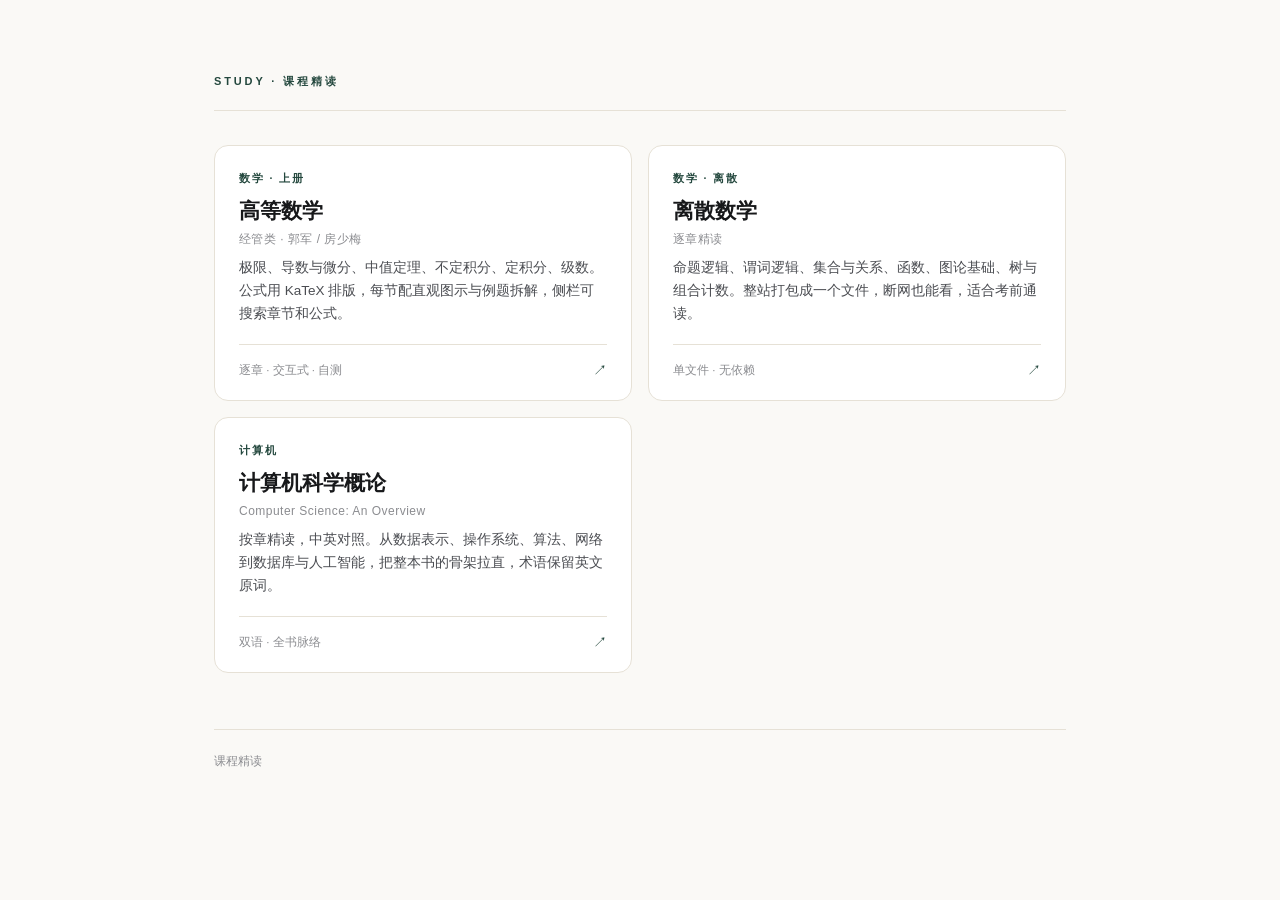
<file: index.html>
<!DOCTYPE html>
<html lang="zh-CN">
<head>
<meta charset="UTF-8">
<meta name="viewport" content="width=device-width, initial-scale=1, viewport-fit=cover">
<meta name="theme-color" content="#faf9f6">
<title>课程精读</title>

<meta name="description" content="三门课的交互式精读站点：高等数学、离散数学、计算机科学概论。逐章整理、公式渲染、可离线阅读。">
<link rel="canonical" href="https://gahagahaga.eu.cc/">
<meta property="og:type" content="website">
<meta property="og:site_name" content="课程精读">
<meta property="og:locale" content="zh_CN">
<meta property="og:title" content="课程精读">
<meta property="og:description" content="高等数学、离散数学、计算机科学概论，三门课的逐章精读。">
<meta property="og:url" content="https://gahagahaga.eu.cc/">
<meta name="twitter:card" content="summary">
<link rel="icon" href="data:image/svg+xml,%3Csvg xmlns='http://www.w3.org/2000/svg' viewBox='0 0 64 64'%3E%3Crect width='64' height='64' rx='14' fill='%2324483e'/%3E%3Ctext x='32' y='46' font-family='Georgia,serif' font-size='34' font-weight='700' fill='%23ffffff' text-anchor='middle'%3E%E8%AF%BB%3C/text%3E%3C/svg%3E">

<style>
:root{
  --bg:#FAF9F6; --surface:#FFFFFF; --surface-2:#F4F1EA;
  --ink:#17181A; --ink-2:#4B4D52; --ink-3:#8B8C90;
  --line:#E6E1D6; --accent:#24483E; --accent-soft:#E4EDE9;
  --serif:"Iowan Old Style","Palatino Linotype",Palatino,Georgia,"Times New Roman",serif;
  --sans:-apple-system,BlinkMacSystemFont,"Segoe UI","PingFang SC","Hiragino Sans GB","Microsoft YaHei",sans-serif;
  --ease:cubic-bezier(.16,1,.3,1);
}
@media (prefers-color-scheme: dark){
  :root{
    --bg:#141416; --surface:#1C1D20; --surface-2:#232428;
    --ink:#EDEBE6; --ink-2:#B4B2AC; --ink-3:#82807B;
    --line:#2E2F33; --accent:#8FBFB0; --accent-soft:#1F2E2A;
  }
}
*{box-sizing:border-box;}
body{
  margin:0;background:var(--bg);color:var(--ink);
  font-family:var(--sans);font-size:15px;line-height:1.65;
  -webkit-font-smoothing:antialiased;
}
.wrap{max-width:900px;margin:0 auto;padding:72px 24px 80px;}

h1.kicker{
  margin:0 0 20px;font-size:11px;letter-spacing:.26em;
  color:var(--accent);font-weight:600;font-family:var(--sans);
}
.rule{height:1px;background:var(--line);margin:0 0 34px;}

.grid{display:grid;gap:16px;grid-template-columns:repeat(auto-fill,minmax(280px,1fr));}
.card{
  position:relative;display:flex;flex-direction:column;
  padding:24px 24px 18px;
  background:var(--surface);border:1px solid var(--line);border-radius:14px;
  text-decoration:none;color:inherit;
  transition:transform .35s var(--ease),border-color .25s ease,box-shadow .35s var(--ease);
}
.card:hover{
  transform:translateY(-3px);
  border-color:var(--accent);
  box-shadow:0 14px 30px -18px rgba(20,18,12,.35);
}
.card:active{transform:translateY(-1px);}
.cat{margin:0 0 10px;font-size:10.5px;letter-spacing:.18em;color:var(--accent);font-weight:600;}
.card h2{font-family:var(--serif);font-size:21px;line-height:1.35;margin:0 0 10px;font-weight:600;}
.card h2 small{display:block;font-family:var(--sans);font-size:12px;letter-spacing:.04em;color:var(--ink-3);font-weight:400;margin-top:5px;}
.desc{margin:0 0 18px;font-size:13.5px;line-height:1.7;color:var(--ink-2);flex:1;}
.foot{
  display:flex;align-items:center;justify-content:space-between;
  font-size:11.5px;color:var(--ink-3);
  padding-top:14px;border-top:1px solid var(--line);
}
.arrow{font-size:14px;color:var(--accent);transition:transform .3s var(--ease);}
.card:hover .arrow{transform:translate(2px,-2px);}

footer{
  margin-top:56px;padding-top:22px;border-top:1px solid var(--line);
  display:flex;flex-wrap:wrap;gap:10px 22px;
  font-size:12px;color:var(--ink-3);
}
footer a{color:var(--ink-3);text-decoration:none;border-bottom:1px solid var(--line);}
footer a:hover{color:var(--accent);border-color:var(--accent);}

@media (max-width:560px){
  .wrap{padding:48px 18px 64px;}
  .grid{grid-template-columns:1fr;}
}
</style>
</head>
<body>
<div class="wrap">

  <header>
    <h1 class="kicker">STUDY · 课程精读</h1>
    <div class="rule"></div>
  </header>

  <main class="grid">

    <a class="card" href="./math/">
      <p class="cat">数学 · 上册</p>
      <h2>高等数学<small>经管类 · 郭军 / 房少梅</small></h2>
      <p class="desc">极限、导数与微分、中值定理、不定积分、定积分、级数。公式用 KaTeX 排版，每节配直观图示与例题拆解，侧栏可搜索章节和公式。</p>
      <div class="foot"><span>逐章 · 交互式 · 自测</span><span class="arrow">↗</span></div>
    </a>

    <a class="card" href="./discrete/">
      <p class="cat">数学 · 离散</p>
      <h2>离散数学<small>逐章精读</small></h2>
      <p class="desc">命题逻辑、谓词逻辑、集合与关系、函数、图论基础、树与组合计数。整站打包成一个文件，断网也能看，适合考前通读。</p>
      <div class="foot"><span>单文件 · 无依赖</span><span class="arrow">↗</span></div>
    </a>

    <a class="card" href="./cs/">
      <p class="cat">计算机</p>
      <h2>计算机科学概论<small>Computer Science: An Overview</small></h2>
      <p class="desc">按章精读，中英对照。从数据表示、操作系统、算法、网络到数据库与人工智能，把整本书的骨架拉直，术语保留英文原词。</p>
      <div class="foot"><span>双语 · 全书脉络</span><span class="arrow">↗</span></div>
    </a>

  </main>

  <footer>
    <span>课程精读</span>
  </footer>

</div>
</body>
</html>
</file>
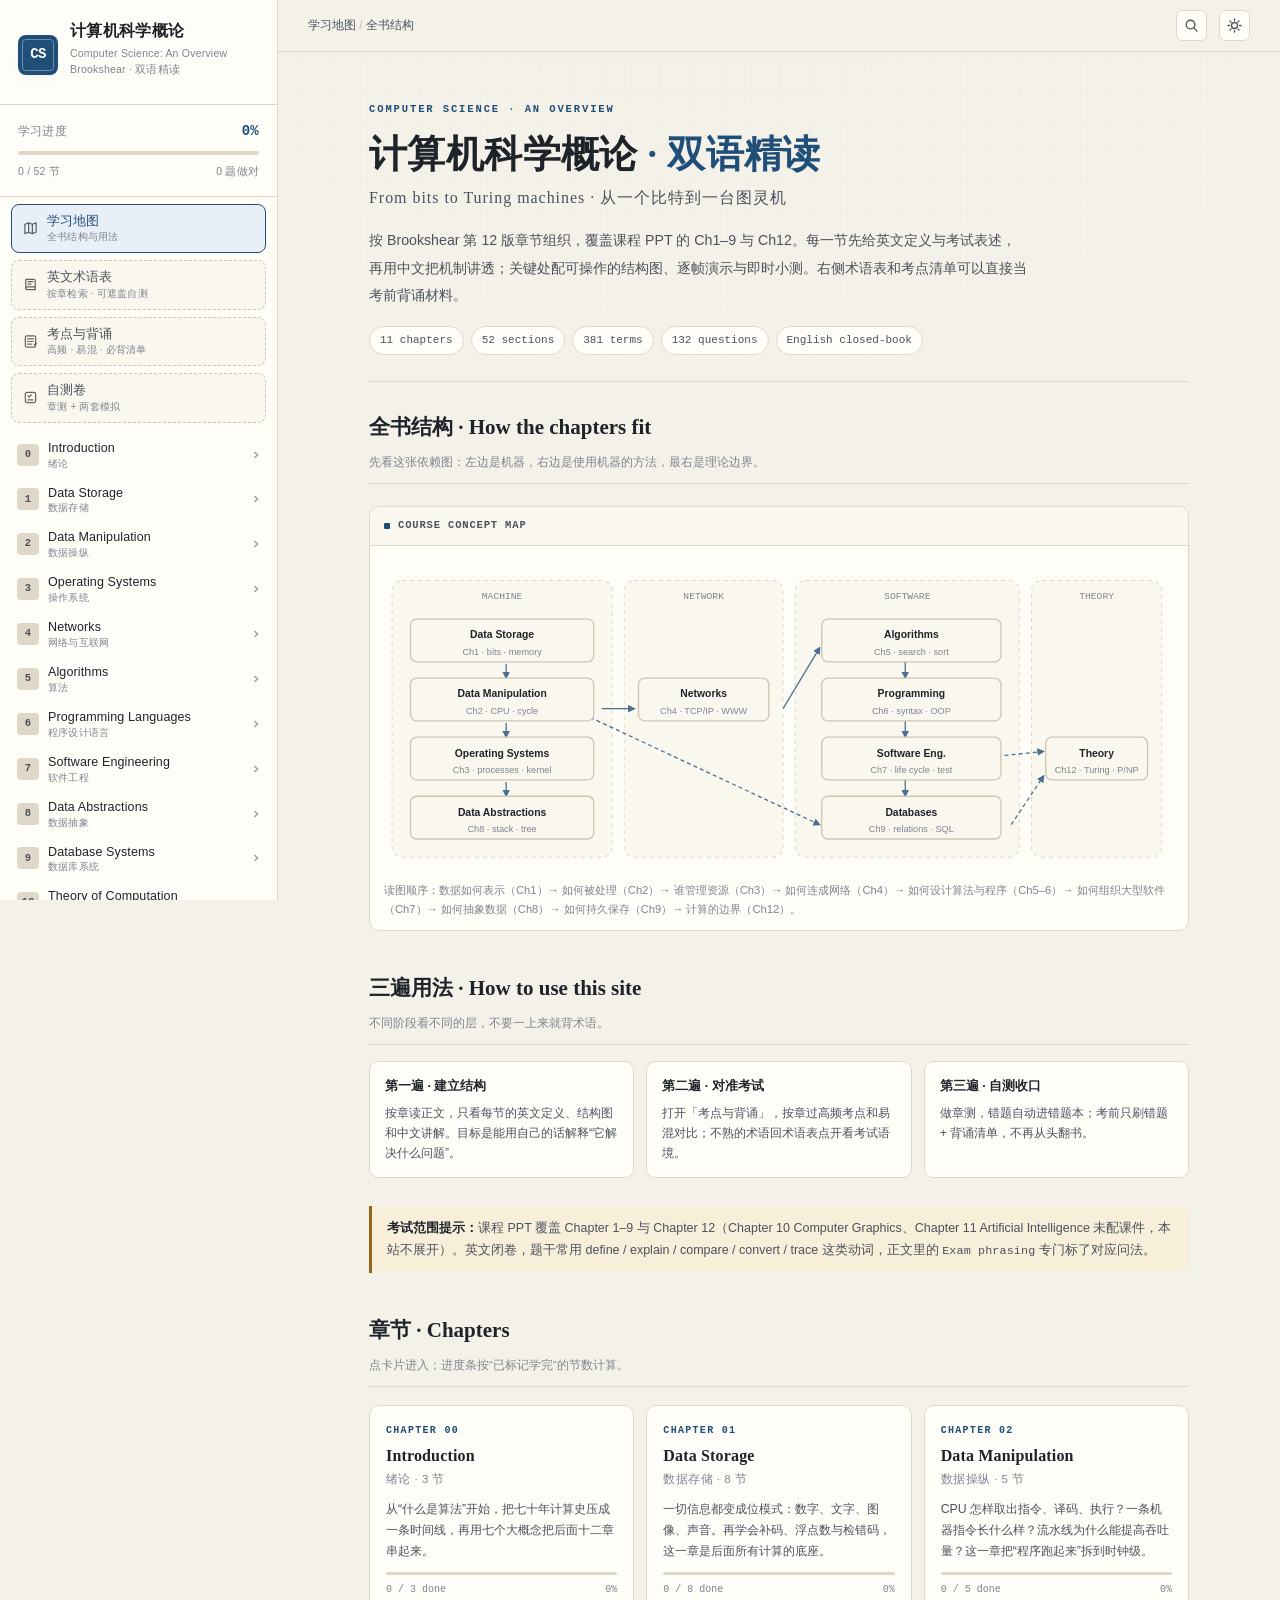
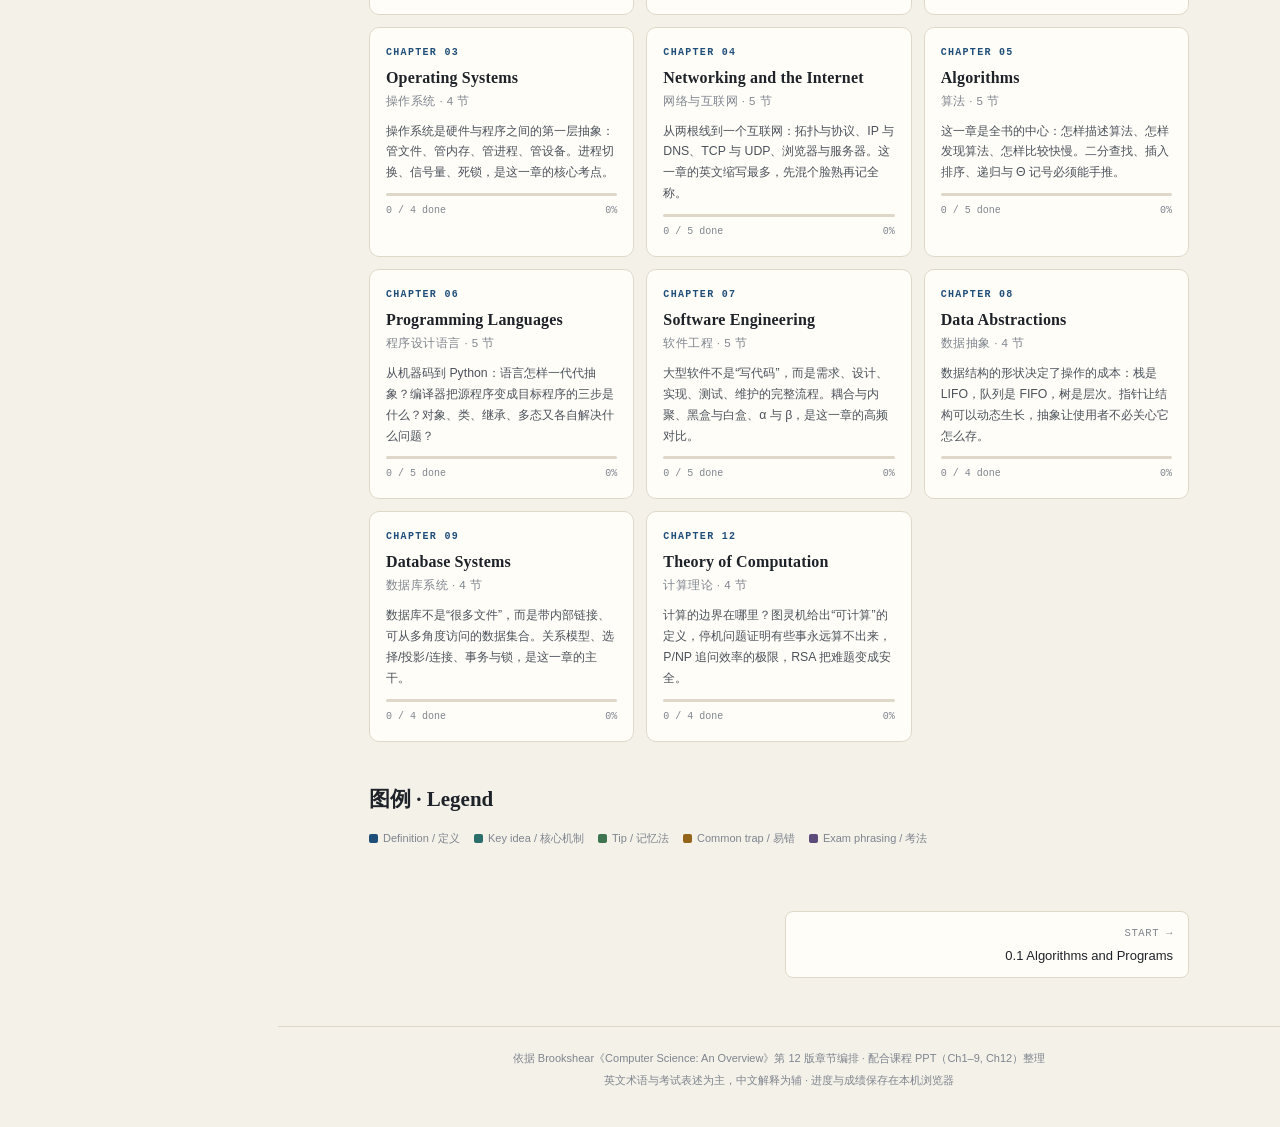
<file: cs/index.html>
<!DOCTYPE html>
<html lang="zh-CN" data-theme="light">
<head>
<meta charset="utf-8">
<meta name="viewport" content="width=device-width,initial-scale=1,viewport-fit=cover">
<title>计算机科学概论 · 双语精读 | Computer Science: An Overview</title>
<meta name="description" content="Brookshear《计算机科学概论》双语学习站：章节精读、结构图与交互演示、英文术语表、纯英文考试考点清单与自测卷。">
<meta name="keywords" content="计算机概论,计算机科学概论,Brookshear,Computer Science An Overview,英文术语,双语,期末复习">
<meta name="theme-color" content="#1F4E79">
<link rel="icon" href="data:image/svg+xml,%3Csvg xmlns='http://www.w3.org/2000/svg' viewBox='0 0 64 64'%3E%3Crect width='64' height='64' rx='12' fill='%231F4E79'/%3E%3Ctext x='32' y='43' font-family='Consolas,monospace' font-size='24' font-weight='700' fill='%23ffffff' text-anchor='middle'%3ECS%3C/text%3E%3C/svg%3E">
<style>
*{box-sizing:border-box;margin:0;padding:0}
:root{
  --paper:#F4F1E9; --surface:#FFFDF8; --surface-2:#FAF7EF;
  --ink:#1E2329; --ink2:#4B525B; --muted:#7E858E;
  --line:#DFD8C9; --line2:#CEC5B2;
  --accent:#1F4E79; --accent-2:#2E6E9E; --accent-soft:#E8EFF6; --accent-line:#B9CDDF;
  --teal:#2A6F6B; --teal-soft:#E6F0EF;
  --green:#3E7550; --green-soft:#EAF2EC;
  --amber:#93651A; --amber-soft:#F8EFDB;
  --bad:#AC3F2C; --bad-soft:#F8E9E5;
  --violet:#5B4A7A; --violet-soft:#EEEAF5;
  --shadow:0 1px 2px rgba(40,32,20,.05),0 10px 28px -14px rgba(40,32,20,.18);
  --serif:"Iowan Old Style","Palatino Linotype",Palatino,Georgia,"Songti SC","Noto Serif SC","Source Han Serif SC",SimSun,serif;
  --sans:-apple-system,BlinkMacSystemFont,"Segoe UI","PingFang SC","Microsoft YaHei","Hiragino Sans GB",sans-serif;
  --mono:"SFMono-Regular","Cascadia Mono",Consolas,"Liberation Mono",Menlo,monospace;
}
[data-theme="dark"]{
  --paper:#14171B; --surface:#1B1F25; --surface-2:#20252C;
  --ink:#E9E5DB; --ink2:#B9B5AB; --muted:#86827A;
  --line:#2C3138; --line2:#3B424B;
  --accent:#7FB2DA; --accent-2:#9AC6E8; --accent-soft:#1B2731; --accent-line:#33485C;
  --teal:#7FB7B1; --teal-soft:#1B2A29;
  --green:#86B995; --green-soft:#1B2620;
  --amber:#D5A94E; --amber-soft:#2A2417;
  --bad:#E08974; --bad-soft:#2E1F1B;
  --violet:#A995C9; --violet-soft:#241F2E;
  --shadow:0 1px 2px rgba(0,0,0,.35),0 10px 28px -14px rgba(0,0,0,.7);
}
html{scroll-behavior:smooth}
body{
  background:var(--paper); color:var(--ink); font-family:var(--sans);
  font-size:15.5px; line-height:1.9; -webkit-font-smoothing:antialiased;
  text-rendering:optimizeLegibility;
}
body::before{
  content:"";position:fixed;inset:0;pointer-events:none;z-index:0;opacity:.55;
  background-image:
    linear-gradient(rgba(31,78,121,.055) 1px,transparent 1px),
    linear-gradient(90deg,rgba(31,78,121,.055) 1px,transparent 1px);
  background-size:30px 30px;
  -webkit-mask-image:radial-gradient(ellipse 90% 60% at 55% 0%,#000 0%,transparent 78%);
  mask-image:radial-gradient(ellipse 90% 60% at 55% 0%,#000 0%,transparent 78%);
}
::selection{background:var(--accent-line);color:var(--ink)}
::-webkit-scrollbar{width:9px;height:9px}
::-webkit-scrollbar-thumb{background:var(--line2);border-radius:5px;border:2px solid var(--paper)}
::-webkit-scrollbar-track{background:transparent}

/* ---------- layout ---------- */
#app{display:flex;min-height:100vh;position:relative;z-index:1}
#side{
  width:278px;flex:0 0 278px;height:100vh;position:sticky;top:0;
  background:var(--surface);border-right:1px solid var(--line);
  display:flex;flex-direction:column;z-index:40;
}
.brand{padding:20px 18px 15px;border-bottom:1px solid var(--line);display:flex;gap:12px;align-items:center;flex:0 0 auto;cursor:pointer}
.mark{
  width:40px;height:40px;flex:0 0 40px;border-radius:8px;background:var(--accent);color:#fff;
  display:grid;place-items:center;font-family:var(--mono);font-size:14px;font-weight:700;
  letter-spacing:-.04em;box-shadow:var(--shadow);position:relative;
}
.mark::after{content:"";position:absolute;inset:4px;border:1px solid rgba(255,255,255,.35);border-radius:4px}
.brand h1{font-family:var(--serif);font-size:16px;font-weight:600;letter-spacing:.02em;line-height:1.35}
.brand p{font-size:10.5px;color:var(--muted);letter-spacing:.02em;line-height:1.55;margin-top:3px}
.gauge{padding:13px 18px 14px;border-bottom:1px solid var(--line);flex:0 0 auto}
.gauge-row{display:flex;justify-content:space-between;align-items:baseline;font-size:11.5px;color:var(--muted);margin-bottom:6px;letter-spacing:.02em}
.gauge-row b{color:var(--accent);font-family:var(--mono);font-size:14px;font-weight:600}
.bar{height:4px;border-radius:2px;background:var(--line);overflow:hidden}
.bar>i{display:block;height:100%;background:linear-gradient(90deg,var(--accent-2),var(--accent));border-radius:2px;transition:width .4s cubic-bezier(.4,0,.2,1)}
.gauge-sub{font-size:10.5px;color:var(--muted);margin-top:7px;display:flex;justify-content:space-between;letter-spacing:.02em}
.navbtn{
  margin:7px 11px 0;padding:8px 11px;border-radius:8px;border:1px dashed var(--line2);
  background:var(--surface-2);cursor:pointer;display:flex;align-items:center;gap:9px;transition:.15s;flex:0 0 auto;text-align:left;
}
.navbtn:hover{border-color:var(--accent);color:var(--accent)}
.navbtn.on{border-style:solid;border-color:var(--accent);background:var(--accent-soft)}
.navbtn b{display:block;font-size:12.5px;font-weight:500;color:var(--ink2);line-height:1.4}
.navbtn span{display:block;font-size:10px;color:var(--muted);letter-spacing:.02em;line-height:1.4}
.navbtn.on b{color:var(--accent)}
.navbtn svg{flex:0 0 auto;opacity:.6}
#tree{overflow-y:auto;flex:1 1 auto;padding:10px 8px 26px;scrollbar-width:thin}
.ch{margin-bottom:1px}
.ch-h{display:flex;align-items:center;gap:9px;padding:7px 9px;border-radius:6px;cursor:pointer;user-select:none;transition:background .15s}
.ch-h:hover{background:var(--surface-2)}
.ch-n{width:22px;height:22px;flex:0 0 22px;border-radius:4px;display:grid;place-items:center;font-family:var(--mono);font-size:10.5px;font-weight:600;background:var(--line);color:var(--ink2);transition:.2s}
.ch.on .ch-n{background:var(--accent);color:#fff}
.ch-h b{font-size:12.5px;font-weight:500;flex:1;line-height:1.35;letter-spacing:.01em}
.ch-h em{display:block;font-style:normal;font-size:10px;color:var(--muted);letter-spacing:.02em;line-height:1.3}
.ch-h svg{flex:0 0 auto;opacity:.4;transition:transform .2s}
.ch.open .ch-h svg{transform:rotate(90deg)}
.ch-s{display:none;padding:2px 0 6px}
.ch.open .ch-s{display:block}
.sec{display:flex;align-items:flex-start;gap:7px;padding:5px 8px 5px 30px;border-radius:5px;cursor:pointer;font-size:12.3px;color:var(--ink2);line-height:1.45;transition:background .15s,color .15s;border-left:2px solid transparent;margin-left:2px}
.sec:hover{background:var(--surface-2);color:var(--ink)}
.sec.on{background:var(--accent-soft);color:var(--accent);font-weight:500;border-left-color:var(--accent)}
.sec .dot{width:5px;height:5px;flex:0 0 5px;border-radius:50%;margin-top:7px;border:1px solid var(--line2);background:transparent;transition:.2s}
.sec.v .dot{background:var(--line2);border-color:var(--line2)}
.sec.d .dot{background:var(--green);border-color:var(--green)}
.sec .num{font-family:var(--mono);font-size:10px;color:var(--muted);flex:0 0 auto;margin-top:2px;letter-spacing:-.02em}
.sec.on .num{color:var(--accent-2)}
#main{flex:1 1 auto;min-width:0;display:flex;flex-direction:column}
#bar{
  position:sticky;top:0;z-index:30;height:52px;display:flex;align-items:center;gap:12px;
  padding:0 30px;border-bottom:1px solid var(--line);
  background:color-mix(in srgb,var(--paper) 86%,transparent);
  backdrop-filter:blur(12px);-webkit-backdrop-filter:blur(12px);flex:0 0 auto;
}
#bar .crumb{font-size:12px;color:var(--muted);display:flex;align-items:center;gap:8px;min-width:0}
#bar .crumb b{color:var(--ink2);font-weight:500;white-space:nowrap;overflow:hidden;text-overflow:ellipsis}
#bar .sp{flex:1}
.iconbtn{width:31px;height:31px;border-radius:6px;border:1px solid var(--line);background:var(--surface);display:grid;place-items:center;cursor:pointer;color:var(--ink2);transition:.15s}
.iconbtn:hover{border-color:var(--line2);color:var(--accent);transform:translateY(-1px)}
#burger{display:none}
#doc{padding:40px 30px 18px;max-width:880px;width:100%;margin:0 auto;flex:1 1 auto}
#pager{max-width:880px;width:100%;margin:0 auto;padding:6px 30px 48px;display:grid;grid-template-columns:1fr 1fr;gap:11px}
.pg{display:flex;flex-direction:column;gap:3px;padding:12px 15px;border:1px solid var(--line);border-radius:8px;background:var(--surface);cursor:pointer;transition:.18s;text-decoration:none}
.pg:hover{border-color:var(--accent-line);box-shadow:var(--shadow);transform:translateY(-1px)}
.pg span{font-size:10.5px;color:var(--muted);letter-spacing:.06em;font-family:var(--mono)}
.pg b{font-size:13px;font-weight:500;color:var(--ink);line-height:1.4}
.pg.next{text-align:right;grid-column:2}
.pg.empty{visibility:hidden}
footer{border-top:1px solid var(--line);padding:20px 30px 36px;text-align:center;font-size:11px;color:var(--muted);line-height:2}

/* ---------- typography ---------- */
.ch-head{margin-bottom:28px;padding-bottom:20px;border-bottom:1px solid var(--line)}
.ch-kicker{font-family:var(--mono);font-size:10.5px;letter-spacing:.16em;color:var(--accent);font-weight:600;text-transform:uppercase;display:flex;align-items:center;gap:9px;margin-bottom:10px}
.ch-kicker::after{content:"";flex:1;height:1px;background:var(--accent-line)}
.ch-head h1{font-family:var(--serif);font-size:32px;font-weight:600;line-height:1.3;letter-spacing:.01em;margin-bottom:4px}
.ch-head h1 em{font-style:normal;color:var(--accent)}
.ch-head .zh{font-family:var(--serif);font-size:16px;color:var(--ink2);letter-spacing:.08em;margin-bottom:12px}
.ch-desc{font-size:13.8px;color:var(--ink2);line-height:1.9;max-width:680px}
h2#sec-title{font-family:var(--serif);font-size:25px;font-weight:600;line-height:1.35;margin:0 0 2px;letter-spacing:.01em;scroll-margin-top:70px}
.sec-zh{font-family:var(--serif);font-size:14.5px;color:var(--ink2);letter-spacing:.06em;margin-bottom:14px}
.sec-meta{font-size:11px;color:var(--muted);letter-spacing:.03em;margin-bottom:24px;display:flex;gap:14px;align-items:center;flex-wrap:wrap}
.sec-meta::after{content:"";flex:1;height:1px;background:var(--line)}
.sec-meta .goals{display:flex;gap:6px;flex-wrap:wrap}
.sec-meta .goal{border:1px solid var(--line);background:var(--surface-2);border-radius:20px;padding:2px 9px;font-size:10.5px;color:var(--ink2)}
h3{font-family:var(--serif);font-size:17px;font-weight:600;margin:32px 0 10px;letter-spacing:.015em;line-height:1.5;scroll-margin-top:70px}
h3::before{content:"§";color:var(--accent);font-size:12px;margin-right:8px;opacity:.65;font-family:var(--serif)}
h4{font-size:13.5px;font-weight:600;margin:20px 0 6px;color:var(--ink2);letter-spacing:.02em}
p{margin:0 0 12px}
p.lead{font-size:15px;color:var(--ink2);line-height:1.95}
ul,ol{margin:0 0 13px;padding-left:1.45em}
li{margin-bottom:5px}
li::marker{color:var(--muted)}
a{color:var(--accent);text-decoration:none;border-bottom:1px solid var(--accent-line)}
a:hover{border-bottom-color:var(--accent)}
b,strong{font-weight:600;color:var(--ink)}
k{font-weight:600;color:var(--accent);font-style:normal}
code{font-family:var(--mono);font-size:.88em;background:var(--surface-2);padding:1px 5px;border-radius:3px;border:1px solid var(--line)}
pre{font-family:var(--mono);font-size:12.5px;line-height:1.75;background:var(--surface-2);border:1px solid var(--line);border-radius:8px;padding:13px 15px;overflow-x:auto;margin:14px 0}
pre code{background:none;border:0;padding:0;font-size:inherit}
hr{border:0;border-top:1px solid var(--line);margin:28px 0}
.mono{font-family:var(--mono);font-size:.94em;letter-spacing:.01em}
.bit{font-family:var(--mono);letter-spacing:.14em;color:var(--accent);font-weight:600}
.en{font-family:var(--serif);font-style:italic}
.zh-note{display:block;font-size:13.2px;color:var(--ink2);margin-top:3px}
.small{font-size:12px;color:var(--muted);line-height:1.75}

/* bilingual definition */
.bi{display:block;margin:2px 0 0;padding-left:2px}
.bi .t{font-family:var(--serif);font-weight:600;color:var(--ink);font-size:14.6px}
.bi .z{display:block;font-size:13.4px;color:var(--ink2);line-height:1.8}

/* callouts */
.def,.key,.tip,.warn,.exam{
  border-radius:8px;padding:14px 17px 13px;margin:18px 0;font-size:14.2px;line-height:1.85;
  border:1px solid var(--line);background:var(--surface);position:relative;
}
.def{border-left:3px solid var(--accent);background:var(--accent-soft);border-color:var(--accent-line)}
.key{border-left:3px solid var(--teal);background:var(--teal-soft);border-color:var(--teal)}
.tip{border-left:3px solid var(--green);background:var(--green-soft);border-color:var(--green)}
.warn{border-left:3px solid var(--amber);background:var(--amber-soft);border-color:var(--amber)}
.exam{border-left:3px solid var(--violet);background:var(--violet-soft);border-color:var(--violet)}
.def .lb,.key .lb,.tip .lb,.warn .lb,.exam .lb{
  display:block;font-family:var(--mono);font-size:9.8px;letter-spacing:.13em;font-weight:700;
  margin-bottom:6px;text-transform:uppercase;
}
.def .lb{color:var(--accent)} .key .lb{color:var(--teal)} .tip .lb{color:var(--green)}
.warn .lb{color:var(--amber)} .exam .lb{color:var(--violet)}
.def p:last-child,.key p:last-child,.tip p:last-child,.warn p:last-child,.exam p:last-child{margin-bottom:0}
.def b,.key b{color:inherit}
.exam .lb::before{content:"▸ "}
.warn .lb::before{content:"! "}

/* tables */
.tbl-wrap{overflow-x:auto;margin:16px 0;border-radius:8px}
.tbl{width:100%;border-collapse:collapse;font-size:13.2px;background:var(--surface);border-radius:8px;overflow:hidden;border:1px solid var(--line);min-width:520px}
.tbl th{background:var(--surface-2);font-weight:600;font-size:11.5px;letter-spacing:.04em;color:var(--ink2);text-align:left;padding:9px 12px;border-bottom:1px solid var(--line2);white-space:nowrap}
.tbl td{padding:9px 12px;border-bottom:1px solid var(--line);vertical-align:top;line-height:1.72}
.tbl tr:last-child td{border-bottom:0}
.tbl td.c,.tbl th.c{text-align:center}
.tbl code{font-size:.86em}
.tbl.dense td,.tbl.dense th{padding:7px 10px;font-size:12.5px}

/* glossary term */
.term{
  border-bottom:1px dashed var(--accent-2);cursor:help;color:inherit;
  text-underline-offset:2px;transition:background .15s;
}
.term:hover{background:var(--accent-soft)}
#tip{
  position:fixed;z-index:95;max-width:330px;padding:10px 13px;border-radius:8px;
  background:var(--surface);border:1px solid var(--line2);box-shadow:0 16px 40px -18px rgba(0,0,0,.4);
  font-size:12.5px;line-height:1.7;color:var(--ink2);display:none;pointer-events:none;
}
#tip b{display:block;font-family:var(--serif);font-size:14px;color:var(--accent);margin-bottom:2px;letter-spacing:.01em}
#tip .zh{font-size:12px;color:var(--ink2);margin-bottom:4px}
#tip .df{color:var(--ink2)}
#tip .ex{margin-top:5px;padding-top:5px;border-top:1px dashed var(--line);font-size:11.5px;color:var(--muted)}

/* figures & widgets */
.fig{margin:22px 0;border:1px solid var(--line);border-radius:10px;background:var(--surface);overflow:hidden}
.fig-h{display:flex;align-items:center;gap:8px;padding:9px 14px;border-bottom:1px solid var(--line);background:var(--surface-2);font-family:var(--mono);font-size:10.5px;letter-spacing:.08em;color:var(--ink2);font-weight:600;text-transform:uppercase}
.fig-h .sq{width:6px;height:6px;border-radius:1px;background:var(--accent);flex:0 0 6px}
.fig-b{padding:12px 14px;overflow-x:auto}
.fig-b svg{display:block;width:100%;height:auto;min-width:440px}
.fig-cap{font-size:11.2px;color:var(--muted);line-height:1.7;padding:0 14px 11px}
.w{margin:22px 0;border:1px solid var(--line2);border-radius:10px;background:var(--surface);overflow:hidden;box-shadow:var(--shadow)}
.w-h{display:flex;align-items:center;gap:8px;padding:10px 15px;border-bottom:1px solid var(--line);background:var(--surface-2);font-size:11.5px;letter-spacing:.04em;color:var(--ink2);font-weight:600}
.w-h .sq{width:7px;height:7px;border-radius:2px;background:var(--accent);flex:0 0 7px}
.w-h em{font-style:normal;font-weight:400;color:var(--muted);font-size:10.5px;margin-left:auto;letter-spacing:.02em}
.w-b{padding:16px}
.w-cap{font-size:11px;color:var(--muted);line-height:1.7;padding:0 15px 12px}
.w-ctl{display:flex;flex-wrap:wrap;gap:9px 16px;align-items:center;margin-bottom:13px}
.w-ctl label{display:flex;align-items:center;gap:7px;font-size:12px;color:var(--ink2);white-space:nowrap}
.w-ctl output{font-family:var(--mono);font-size:12.5px;color:var(--accent);min-width:24px;display:inline-block;text-align:center;font-weight:600}
input[type=range]{-webkit-appearance:none;appearance:none;height:3px;border-radius:2px;background:var(--line2);width:116px;outline:none;cursor:pointer}
input[type=range]::-webkit-slider-thumb{-webkit-appearance:none;width:13px;height:13px;border-radius:50%;background:var(--accent);border:2px solid var(--surface);box-shadow:0 1px 3px rgba(0,0,0,.2);cursor:pointer}
input[type=range]::-moz-range-thumb{width:13px;height:13px;border-radius:50%;background:var(--accent);border:2px solid var(--surface);cursor:pointer}
.w-btn{font-family:var(--sans);font-size:11.5px;padding:4px 11px;border-radius:5px;cursor:pointer;border:1px solid var(--line2);background:var(--surface);color:var(--ink2);transition:.15s}
.w-btn:hover{border-color:var(--accent);color:var(--accent)}
.w-btn.on{background:var(--accent);border-color:var(--accent);color:#fff}
.w-btn.sm{padding:2px 8px;font-size:11px}
.w-out{font-family:var(--mono);font-size:13px;line-height:1.95}
.w-out .big{font-size:20px;color:var(--accent);font-weight:600}
.chip{display:inline-flex;align-items:center;gap:5px;padding:3px 10px;border-radius:20px;font-size:11.5px;border:1px solid var(--line2);background:var(--surface-2);color:var(--ink2);cursor:pointer;transition:.15s;font-family:var(--sans)}
.chip:hover{border-color:var(--accent);color:var(--accent)}
.chip.on{background:var(--accent);border-color:var(--accent);color:#fff}
.w-note{font-size:11.5px;color:var(--muted);line-height:1.7;margin-top:10px}

/* example */
.ex{border:1px solid var(--line);border-radius:9px;background:var(--surface);margin:18px 0;overflow:hidden}
.ex-h{display:flex;align-items:center;gap:9px;padding:11px 15px 0;font-size:11px;letter-spacing:.06em;color:var(--accent);font-weight:600;font-family:var(--mono)}
.ex-q{padding:5px 15px 11px;font-size:14.2px;line-height:1.85}
.ex-q p:last-child{margin-bottom:0}
.ex-t{padding:0 15px 12px}
.tbtn{font-family:var(--sans);font-size:11.5px;padding:3px 10px;border-radius:5px;cursor:pointer;border:1px solid var(--line2);background:transparent;color:var(--ink2);transition:.15s}
.tbtn:hover{border-color:var(--accent);color:var(--accent);background:var(--accent-soft)}
.ex-s{display:none;margin:0 15px 14px;padding:12px 14px;border-radius:7px;background:var(--surface-2);border:1px solid var(--line2);font-size:13.2px;line-height:1.85}
.ex-s.show{display:block}
.ex-s .lb{color:var(--teal);font-family:var(--mono);font-size:9.8px;letter-spacing:.12em;font-weight:700;display:block;margin-bottom:7px}
.ex-s .st{display:flex;gap:8px;margin-bottom:6px}
.ex-s .st>i{font-style:normal;width:16px;height:16px;flex:0 0 16px;border-radius:3px;background:var(--teal);color:#fff;font-size:9.5px;display:grid;place-items:center;margin-top:3px;font-family:var(--mono)}
.ex-s .st>div{flex:1;min-width:0}
.ex-s .an{margin-top:9px;padding-top:8px;border-top:1px dashed var(--line2)}
.ex-s .an b{color:var(--accent)}

/* inline quick check */
.qc{border:1px dashed var(--line2);border-radius:9px;background:var(--surface-2);padding:13px 15px;margin:18px 0}
.qc .qh{font-family:var(--mono);font-size:9.8px;letter-spacing:.13em;color:var(--accent);font-weight:700;margin-bottom:6px}
.qc .qq{font-size:14px;line-height:1.8;margin-bottom:9px}
.qc .qo{display:flex;flex-wrap:wrap;gap:6px}
.qc .qo button{font-family:var(--sans);font-size:12.5px;padding:4px 11px;border-radius:6px;border:1px solid var(--line2);background:var(--surface);color:var(--ink2);cursor:pointer;transition:.14s;text-align:left}
.qc .qo button:hover{border-color:var(--accent)}
.qc .qo button.ok{border-color:var(--green);background:var(--green-soft);color:var(--green)}
.qc .qo button.no{border-color:var(--bad);background:var(--bad-soft);color:var(--bad)}
.qc .qs{display:none;margin-top:9px;font-size:12.8px;color:var(--ink2);line-height:1.75;padding-top:8px;border-top:1px dashed var(--line2)}
.qc .qs.show{display:block}

/* mark done */
.markdone{display:flex;align-items:center;justify-content:space-between;gap:14px;margin:34px 0 6px;padding:14px 18px;border:1px dashed var(--line2);border-radius:9px;background:var(--surface-2);font-size:12.5px;color:var(--ink2)}
.markdone button{font-size:12px;padding:6px 14px;border-radius:6px;cursor:pointer;border:1px solid var(--accent);background:var(--accent);color:#fff;transition:.15s;font-family:var(--sans);white-space:nowrap}
.markdone button:hover{filter:brightness(1.08)}
.markdone.done{border-style:solid;border-color:var(--green);background:var(--green-soft)}
.markdone.done button{background:var(--green);border-color:var(--green)}

/* home / map */
.hero{padding:8px 0 26px;border-bottom:1px solid var(--line);margin-bottom:26px}
.hero .k{font-family:var(--mono);font-size:10.5px;letter-spacing:.18em;color:var(--accent);font-weight:600;margin-bottom:12px}
.hero h1{font-family:var(--serif);font-size:38px;line-height:1.2;font-weight:600;letter-spacing:.01em;margin-bottom:5px}
.hero h1 em{font-style:normal;color:var(--accent)}
.hero .sub{font-family:var(--serif);font-size:16px;color:var(--ink2);letter-spacing:.06em;margin-bottom:14px}
.hero .lede{font-size:14.2px;color:var(--ink2);line-height:1.95;max-width:660px}
.hero-chips{display:flex;flex-wrap:wrap;gap:7px;margin-top:16px}
.hero-chips span{font-size:11px;padding:3px 10px;border-radius:20px;background:var(--surface);border:1px solid var(--line);color:var(--ink2);font-family:var(--mono)}
.map-grid{display:grid;grid-template-columns:repeat(auto-fill,minmax(250px,1fr));gap:12px;margin:18px 0 30px}
.mapcard{border:1px solid var(--line);border-radius:10px;background:var(--surface);padding:15px 16px;cursor:pointer;transition:.18s;position:relative;overflow:hidden}
.mapcard:hover{border-color:var(--accent-line);box-shadow:var(--shadow);transform:translateY(-2px)}
.mapcard .no{font-family:var(--mono);font-size:10px;letter-spacing:.13em;color:var(--accent);font-weight:600}
.mapcard h3{font-family:var(--serif);font-size:16px;margin:4px 0 1px;letter-spacing:.01em}
.mapcard h3::before{content:none}
.mapcard .zh{font-size:11.5px;color:var(--muted);letter-spacing:.04em}
.mapcard p{font-size:12.3px;color:var(--ink2);line-height:1.7;margin:8px 0 10px}
.mapcard .bar{height:3px}
.mapcard .pct{font-family:var(--mono);font-size:10px;color:var(--muted);margin-top:5px;display:flex;justify-content:space-between}
.howto{display:grid;grid-template-columns:repeat(auto-fit,minmax(220px,1fr));gap:12px;margin:16px 0 28px}
.howto div{border:1px solid var(--line);border-radius:9px;background:var(--surface);padding:13px 15px}
.howto b{display:block;font-size:12.5px;margin-bottom:4px;color:var(--ink)}
.howto p{font-size:12px;color:var(--ink2);line-height:1.7;margin:0}
.note-strip{border-left:3px solid var(--amber);background:var(--amber-soft);border-radius:0 8px 8px 0;padding:11px 15px;font-size:12.5px;line-height:1.8;color:var(--ink2);margin:18px 0}
.legend{display:flex;flex-wrap:wrap;gap:14px;font-size:11px;color:var(--muted);margin:8px 0 0}
.legend i{display:inline-block;width:9px;height:9px;border-radius:2px;margin-right:5px;vertical-align:-1px}

/* glossary */
.toolbar{display:flex;flex-wrap:wrap;gap:8px;align-items:center;margin:0 0 16px;padding:10px 12px;border:1px solid var(--line);border-radius:9px;background:var(--surface-2);position:sticky;top:52px;z-index:20}
.toolbar input[type=search]{flex:1;min-width:150px;padding:6px 10px;font-family:var(--sans);font-size:13px;color:var(--ink);background:var(--surface);border:1px solid var(--line);border-radius:5px;outline:none}
.toolbar input[type=search]:focus{border-color:var(--accent-2);box-shadow:0 0 0 3px rgba(31,78,121,.08)}
.toolbar .fl{display:flex;flex-wrap:wrap;gap:5px}
.toolbar .fl button{font-family:var(--sans);font-size:11px;padding:3px 9px;border-radius:14px;border:1px solid var(--line2);background:var(--surface);color:var(--ink2);cursor:pointer;white-space:nowrap}
.toolbar .fl button:hover{border-color:var(--accent);color:var(--accent)}
.toolbar .fl button.on{background:var(--accent);border-color:var(--accent);color:#fff}
.toolbar .tgl{font-size:11.5px;color:var(--ink2);display:flex;align-items:center;gap:6px;cursor:pointer;white-space:nowrap}
.toolbar .tgl input{accent-color:var(--accent)}
.gcount{font-family:var(--mono);font-size:10.5px;color:var(--muted);margin:0 0 10px;letter-spacing:.03em}
.gtable{width:100%;border-collapse:collapse;font-size:12.6px;background:var(--surface);border:1px solid var(--line);border-radius:9px;overflow:hidden}
.gtable thead th{background:var(--surface-2);position:static;text-align:left;padding:8px 10px;font-size:10.5px;letter-spacing:.07em;color:var(--ink2);border-bottom:1px solid var(--line2);text-transform:uppercase}
.gtable td{padding:9px 10px;border-bottom:1px solid var(--line);vertical-align:top;line-height:1.66}
.gtable tr:hover td{background:var(--surface-2)}
.gtable .term-en{font-family:var(--serif);font-weight:600;font-size:13.4px;color:var(--ink);min-width:130px}
.gtable .term-zh{color:var(--ink2);min-width:82px}
.gtable .term-ch{font-family:var(--mono);font-size:10px;color:var(--accent);white-space:nowrap}
.gtable .term-df{min-width:230px}
.gtable .term-ex{color:var(--muted);font-size:11.8px;min-width:180px}
.gtable.hidezh .term-zh{color:transparent;background:var(--line);border-radius:3px;user-select:none}
.gtable.hidezh .term-zh:hover{color:var(--ink2);background:transparent}
.gempty{padding:28px;text-align:center;color:var(--muted);font-size:12.5px}

/* exam */
.pills{display:flex;flex-wrap:wrap;gap:6px;align-items:center;margin:0 0 24px;padding:9px 11px;border:1px solid var(--line);border-radius:9px;background:var(--surface-2);position:sticky;top:52px;z-index:20}
.pills button{font-family:var(--sans);font-size:11.5px;padding:4px 11px;border-radius:15px;border:1px solid var(--line2);background:var(--surface);color:var(--ink2);cursor:pointer;white-space:nowrap;transition:.15s}
.pills button:hover{border-color:var(--accent);color:var(--accent)}
.pills button.on{background:var(--accent);border-color:var(--accent);color:#fff}
.pills .sp{flex:1}
.exam-sec{margin:0 0 38px;scroll-margin-top:118px}
.exam-sec h2{font-family:var(--serif);font-size:21px;font-weight:600;margin-bottom:4px}
.exam-sec .sub{font-size:11.5px;color:var(--muted);margin-bottom:14px;padding-bottom:9px;border-bottom:1px solid var(--line)}
.hot-ch{margin:16px 0 8px}
.hot-ch h3{font-size:14.5px;margin:0 0 8px}
.hot-ch h3::before{content:none}
.hot-ch h3 span{font-family:var(--mono);font-size:10px;color:var(--accent);margin-right:8px}
.hot{display:flex;gap:10px;padding:8px 0;border-bottom:1px dashed var(--line)}
.hot:last-child{border-bottom:0}
.hot .st{font-family:var(--mono);font-size:10px;color:var(--amber);flex:0 0 32px;letter-spacing:-.02em;margin-top:1px}
.hot .tx{flex:1;font-size:13.3px;line-height:1.8}
.hot .tx b{font-family:var(--serif);font-size:13.8px}
.hot .tx span{display:block;font-size:11.8px;color:var(--muted);line-height:1.7;margin-top:1px}
.checklist{display:grid;grid-template-columns:1fr;gap:4px}
.ck{display:flex;gap:9px;align-items:flex-start;padding:6px 10px;border-radius:6px;cursor:pointer;font-size:12.9px;line-height:1.7;transition:background .14s}
.ck:hover{background:var(--surface-2)}
.ck input{margin-top:5px;accent-color:var(--green);flex:0 0 auto}
.ck.done span{color:var(--muted);text-decoration:line-through;text-decoration-color:var(--line2)}
.ck span{flex:1}
.ck .ch{font-family:var(--mono);font-size:9.5px;color:var(--accent);flex:0 0 24px;margin-top:2px}
.ckgrp{margin:0 0 18px;border:1px solid var(--line);border-radius:9px;background:var(--surface);padding:10px 12px}
.ckgrp h3{font-size:13.5px;margin:0 0 7px}
.ckgrp h3::before{content:none}
.ckgrp h3 span{font-family:var(--mono);font-size:10px;color:var(--muted);margin-left:8px}
.defs{display:grid;gap:8px}
.defrow{border:1px solid var(--line);border-radius:8px;background:var(--surface);padding:11px 14px}
.defrow .en{font-family:var(--serif);font-size:13.8px;font-weight:600;color:var(--ink);line-height:1.7}
.defrow .zh{font-size:12.5px;color:var(--ink2);line-height:1.75;margin-top:2px}
.defrow .ch{font-family:var(--mono);font-size:9.5px;color:var(--accent);float:right;margin-left:8px}
.pair{display:grid;grid-template-columns:150px 1fr;gap:10px;padding:10px 0;border-bottom:1px dashed var(--line);font-size:12.9px;line-height:1.75}
.pair:last-child{border-bottom:0}
.pair .ab{font-family:var(--serif);font-weight:600;color:var(--accent);font-size:13px}
.pair .ab em{font-style:normal;color:var(--muted);font-size:10.5px;display:block;font-family:var(--sans)}
.pair .df b{color:var(--ink)}
.pair .df .trap{color:var(--amber);font-size:12px}

/* quiz */
.qz-grid{display:grid;grid-template-columns:1fr 1fr;gap:11px;margin:18px 0 10px}
.qz-card{position:relative;border:1px solid var(--line);border-radius:10px;padding:14px 16px;background:var(--surface);cursor:pointer;transition:.18s}
.qz-card:hover{border-color:var(--accent-line);box-shadow:var(--shadow);transform:translateY(-1px)}
.qz-card.done{border-color:var(--green)}
.qz-card .no{font-family:var(--mono);font-size:9.5px;letter-spacing:.14em;color:var(--accent);font-weight:600}
.qz-card h3{font-family:var(--serif);font-size:14.5px;font-weight:600;margin:3px 0 0;letter-spacing:.01em}
.qz-card h3::before{content:none}
.qz-card .meta{font-size:10.5px;color:var(--muted);display:flex;gap:12px;margin-top:7px;font-family:var(--mono)}
.qz-card .sc{position:absolute;top:12px;right:14px;font-family:var(--mono);font-size:18px;color:var(--accent);line-height:1}
.qz-card .sc em{font-style:normal;font-size:9.5px;color:var(--muted)}
.qz-bar{position:sticky;top:52px;z-index:20;display:flex;align-items:center;gap:14px;flex-wrap:wrap;padding:9px 13px;border:1px solid var(--line);border-radius:9px;background:var(--surface-2);margin:0 0 20px;font-size:12px;color:var(--ink2)}
.qz-bar .sp{flex:1}
.qz-bar b{color:var(--accent);font-family:var(--mono);font-size:13px}
.q{padding:16px 0;border-bottom:1px solid var(--line)}
.q:last-of-type{border-bottom:0}
.q-stem{display:flex;gap:10px;font-size:14px;line-height:1.82;margin-bottom:10px}
.q-stem>div{flex:1;min-width:0}
.q-no{width:22px;height:22px;flex:0 0 22px;border-radius:50%;background:var(--surface-2);border:1px solid var(--line2);display:grid;place-items:center;font-size:10.5px;color:var(--muted);margin-top:3px;font-family:var(--mono)}
.q-opt{display:flex;gap:9px;align-items:flex-start;padding:8px 11px;border:1px solid var(--line);border-radius:7px;margin-bottom:6px;cursor:pointer;font-size:12.9px;line-height:1.7;background:var(--surface);transition:.14s}
.q-opt:hover{border-color:var(--accent-line);background:var(--surface-2)}
.q-opt .k{width:18px;height:18px;flex:0 0 18px;border-radius:50%;border:1px solid var(--line2);display:grid;place-items:center;font-size:10px;color:var(--muted);margin-top:2px;font-family:var(--mono)}
.q-opt.sel{border-color:var(--accent-2);background:var(--accent-soft)}
.q-opt.sel .k{background:var(--accent-2);border-color:var(--accent-2);color:#fff}
.q-opt.ok{border-color:var(--green);background:var(--green-soft)}
.q-opt.ok .k{background:var(--green);border-color:var(--green);color:#fff}
.q-opt.bad{border-color:var(--bad);background:var(--bad-soft)}
.q-opt.bad .k{background:var(--bad);border-color:var(--bad);color:#fff}
.q.locked .q-opt{cursor:default}
.q.locked .q-opt:hover{border-color:var(--line);background:var(--surface)}
.q.locked .q-opt.ok:hover{border-color:var(--green);background:var(--green-soft)}
.q.locked .q-opt.bad:hover{border-color:var(--bad);background:var(--bad-soft)}
.q-sol{display:none;margin-top:8px;padding:10px 13px;border-radius:7px;background:var(--surface-2);border:1px solid var(--line2);font-size:12.5px;line-height:1.8}
.q-sol.show{display:block}
.q-sol .lb{color:var(--teal);font-family:var(--mono);font-size:9.5px;letter-spacing:.12em;font-weight:700;display:block;margin-bottom:4px}
.qz-result{display:flex;align-items:center;gap:18px;flex-wrap:wrap;padding:16px 18px;margin:0 0 18px;border:1px solid var(--line);border-radius:10px;background:var(--surface-2)}
.qz-result .big{font-family:var(--mono);font-size:38px;line-height:1;color:var(--accent)}
.qz-result .big em{font-style:normal;font-size:13px;color:var(--muted)}
.qz-result .txt{font-size:12.5px;color:var(--ink2);line-height:1.9;flex:1;min-width:190px}
.qz-act{display:flex;gap:9px;margin-top:22px;flex-wrap:wrap;align-items:center}
.qz-act button{font-family:var(--sans);font-size:12.5px;padding:8px 20px;border-radius:7px;cursor:pointer;border:1px solid var(--accent);background:var(--accent);color:#fff;transition:.15s}
.qz-act button:hover{filter:brightness(1.08)}
.qz-act button.ghost{background:transparent;color:var(--ink2);border-color:var(--line2)}
.qz-act button.ghost:hover{border-color:var(--accent);color:var(--accent);filter:none}
.wrong-card{border:1px solid var(--line);border-radius:9px;background:var(--surface);padding:12px 14px;margin-bottom:8px}
.wrong-card .stem{font-size:13px;line-height:1.8}
.wrong-card .from{font-family:var(--mono);font-size:9.5px;color:var(--muted);margin-top:6px}

/* command palette */
#rdbar{position:fixed;top:0;left:0;height:2px;width:0;background:var(--accent);z-index:60;transition:width .08s linear;pointer-events:none}
#pal{position:fixed;inset:0;z-index:90;display:none;align-items:flex-start;justify-content:center;padding-top:10vh;background:rgba(25,30,35,.38);backdrop-filter:blur(3px)}
#pal.on{display:flex}
.pal-box{width:min(640px,92vw);background:var(--surface);border:1px solid var(--line2);border-radius:12px;box-shadow:0 26px 64px -22px rgba(0,0,0,.45);overflow:hidden}
.pal-box input{width:100%;border:0;background:transparent;padding:16px 19px;font-size:15px;color:var(--ink);outline:none;font-family:var(--sans);border-bottom:1px solid var(--line)}
.pal-box input::placeholder{color:var(--muted)}
.pal-list{max-height:55vh;overflow-y:auto;padding:5px}
.pal-item{display:flex;gap:11px;align-items:baseline;padding:8px 12px;border-radius:7px;cursor:pointer;font-size:13px;line-height:1.6}
.pal-item .g{font-family:var(--mono);font-size:9.5px;color:var(--muted);white-space:nowrap;min-width:74px;letter-spacing:.02em}
.pal-item .t{flex:1;min-width:0}
.pal-item.sel{background:var(--accent-soft)}
.pal-item.sel .t{color:var(--accent)}
.pal-empty{padding:24px;text-align:center;color:var(--muted);font-size:12.5px}
.pal-foot{padding:7px 13px;border-top:1px solid var(--line);font-family:var(--mono);font-size:10px;color:var(--muted);letter-spacing:.03em}

/* mobile */
#mask{display:none;position:fixed;inset:0;background:rgba(25,30,35,.35);z-index:35;backdrop-filter:blur(2px)}
@media (max-width:920px){
  #side{position:fixed;left:0;top:0;transform:translateX(-100%);transition:transform .28s cubic-bezier(.4,0,.2,1);box-shadow:0 0 40px rgba(0,0,0,.18)}
  body.nav #side{transform:none}
  body.nav #mask{display:block}
  #burger{display:grid}
  .hero h1{font-size:26px}
  .hero .sub{font-size:14px}
  .hero .lede{font-size:13.4px}
  .fig-b svg{min-width:560px}
  .w-b svg{min-width:520px}
  .w-b{overflow-x:auto}
  #doc{padding:26px 17px 14px}
  #bar{padding:0 14px}
  #pager{padding:6px 17px 36px;grid-template-columns:1fr}
  .pg.next{grid-column:1;text-align:left}
  .ch-head h1{font-size:26px}
  h2#sec-title{font-size:21px}
  .qz-grid{grid-template-columns:1fr}
  .toolbar,.pills{top:52px}
  .gtable thead{display:none}
  .gtable,.gtable tbody,.gtable tr,.gtable td{display:block;width:100%}
  .gtable{border:0;background:transparent}
  .gtable tr{border:1px solid var(--line);border-radius:9px;background:var(--surface);margin-bottom:8px;padding:8px 10px}
  .gtable td{border:0;padding:3px 0;min-width:0}
  .gtable td::before{content:attr(data-l);display:block;font-family:var(--mono);font-size:9px;letter-spacing:.1em;color:var(--muted);text-transform:uppercase;margin-bottom:1px}
  .gtable .term-en{font-size:14px}
  .gtable .term-ch{white-space:normal}
  .pair{grid-template-columns:1fr;gap:3px}
  .w-b{padding:12px}
  .toolbar input[type=search]{flex:1 1 100%}
}
@media print{
  #side,#bar,#pager,footer,.markdone,.toolbar,.pills,#pal,#rdbar,#tip,.w-ctl,.ex-t{display:none!important}
  #doc{max-width:none;padding:0}
  body{background:#fff;font-size:10.5pt}
  body::before{display:none}
  .ex-s,.q-sol{display:block!important}
  .w,.fig,.ex,.def,.key,.tip,.warn,.exam{break-inside:avoid}
}
</style>
</head>
<body>
<div id="rdbar"></div>
<div id="tip"></div>
<div id="pal">
  <div class="pal-box">
    <input id="palIn" placeholder="搜索章节、术语、考点…" spellcheck="false" autocomplete="off">
    <div class="pal-list" id="palList"></div>
    <div class="pal-foot">↑ ↓ 选择 · Enter 打开 · Esc 关闭 · Ctrl/⌘ K 随时唤起</div>
  </div>
</div>
<div id="app">
  <aside id="side">
    <div class="brand">
      <div class="mark">CS</div>
      <div>
        <h1>计算机科学概论</h1>
        <p>Computer Science: An Overview<br>Brookshear · 双语精读</p>
      </div>
    </div>
    <div class="gauge">
      <div class="gauge-row"><span>学习进度</span><b id="pct">0%</b></div>
      <div class="bar"><i id="pbar" style="width:0%"></i></div>
      <div class="gauge-sub"><span id="psec">0 / 0 节</span><span id="pex">0 题做对</span></div>
    </div>
    <button class="navbtn" id="mapBtn">
      <svg width="15" height="15" viewBox="0 0 16 16" fill="none" stroke="currentColor" stroke-width="1.3" stroke-linecap="round" stroke-linejoin="round"><path d="M2 3.5l4-1.5 4 1.5 4-1.5v10l-4 1.5-4-1.5-4 1.5z"/><path d="M6 2v10M10 3.5v10"/></svg>
      <div><b>学习地图</b><span>全书结构与用法</span></div>
    </button>
    <button class="navbtn" id="glossBtn">
      <svg width="15" height="15" viewBox="0 0 16 16" fill="none" stroke="currentColor" stroke-width="1.3" stroke-linecap="round" stroke-linejoin="round"><path d="M3 2.5h8.5A1.5 1.5 0 0 1 13 4v9.5H4.5A1.5 1.5 0 0 1 3 12z"/><path d="M3 12a1.5 1.5 0 0 1 1.5-1.5H13"/><path d="M5.5 5h5M5.5 7.5h3"/></svg>
      <div><b>英文术语表</b><span>按章检索 · 可遮盖自测</span></div>
    </button>
    <button class="navbtn" id="examBtn">
      <svg width="15" height="15" viewBox="0 0 16 16" fill="none" stroke="currentColor" stroke-width="1.3" stroke-linecap="round" stroke-linejoin="round"><rect x="2.5" y="2" width="11" height="12" rx="1.6"/><path d="M5 5.2h6M5 8h6M5 10.8h4"/><path d="M11.5 10.8l1 1 2-2" stroke-width="1.1"/></svg>
      <div><b>考点与背诵</b><span>高频 · 易混 · 必背清单</span></div>
    </button>
    <button class="navbtn" id="quizBtn">
      <svg width="15" height="15" viewBox="0 0 16 16" fill="none" stroke="currentColor" stroke-width="1.3" stroke-linecap="round" stroke-linejoin="round"><rect x="2.5" y="2.5" width="11" height="11" rx="2"/><path d="M5.2 6.2l1.3 1.3 2.4-2.4"/><path d="M5.2 10.6h5.4"/></svg>
      <div><b>自测卷</b><span>章测 + 两套模拟</span></div>
      <span class="bdg" id="qzBadge" style="display:none;margin-left:auto;min-width:17px;height:17px;padding:0 5px;border-radius:9px;background:var(--bad);color:#fff;font-size:9.5px;line-height:17px;text-align:center"></span>
    </button>
    <nav id="tree"></nav>
  </aside>
  <div id="mask"></div>
  <div id="main">
    <header id="bar">
      <button class="iconbtn" id="burger" aria-label="目录">
        <svg width="15" height="15" viewBox="0 0 16 16" fill="none" stroke="currentColor" stroke-width="1.4" stroke-linecap="round"><path d="M2 4h12M2 8h12M2 12h12"/></svg>
      </button>
      <div class="crumb"><b id="crumb">学习地图</b></div>
      <div class="sp"></div>
      <button class="iconbtn" id="palBtn" aria-label="搜索（Ctrl+K）">
        <svg width="15" height="15" viewBox="0 0 16 16" fill="none" stroke="currentColor" stroke-width="1.4" stroke-linecap="round"><circle cx="7" cy="7" r="4.6"/><path d="M10.5 10.5L14 14"/></svg>
      </button>
      <button class="iconbtn" id="theme" aria-label="切换深浅色">
        <svg width="15" height="15" viewBox="0 0 16 16" fill="none" stroke="currentColor" stroke-width="1.4" stroke-linecap="round"><circle cx="8" cy="8" r="3.2"/><path d="M8 1v1.6M8 13.4V15M1 8h1.6M13.4 8H15M3.1 3.1l1.1 1.1M11.8 11.8l1.1 1.1M12.9 3.1l-1.1 1.1M4.2 11.8l-1.1 1.1"/></svg>
      </button>
    </header>
    <article id="doc"></article>
    <nav id="pager"></nav>
    <footer>
      依据 Brookshear《Computer Science: An Overview》第 12 版章节编排 · 配合课程 PPT（Ch1–9, Ch12）整理<br>
      英文术语与考试表述为主，中文解释为辅 · 进度与成绩保存在本机浏览器
    </footer>
  </div>
</div>

<script>
/* ================= framework ================= */
var CH = window.CH || {};
var W = window.W || {};
var FIG = window.FIG || {};
var GLOSS = window.GLOSS || [];
var EXAM = window.EXAM || null;
var QUIZ = window.QUIZ || [];
var BOOK = window.BOOK || {};
var TERMS = {};
var ORDER = [];
var KEY = 'cs.overview.v1';

function load(){ try{ return JSON.parse(localStorage.getItem(KEY)) || {}; }catch(e){ return {}; } }
var ST = load();
ST.sec = ST.sec || {};
ST.ex  = ST.ex  || {};
ST.qz  = ST.qz  || {};
ST.wrong = ST.wrong || {};
ST.check = ST.check || {};
ST.theme = ST.theme || 'light';
function save(){ try{ localStorage.setItem(KEY, JSON.stringify(ST)); }catch(e){} }

function esc(s){ return String(s).replace(/&/g,'&amp;').replace(/</g,'&lt;').replace(/>/g,'&gt;').replace(/"/g,'&quot;'); }
function byId(id){ return document.getElementById(id); }
function pad(n){ return n<10 ? '0'+n : ''+n; }

/* glossary index */
function normKey(k){
  return String(k).toLowerCase().replace(/[’‘]/g,"'").replace(/\s+/g,' ').trim();
}
function lookupTerm(k){ return TERMS[normKey(k)]; }
function indexTerms(){
  TERMS = {};
  GLOSS.forEach(function(g){
    var keys = [g.t, g.zh].concat(g.alias||[]);
    keys.forEach(function(k){
      if(!k) return;
      TERMS[normKey(k)] = g;
    });
  });
}
function termSpan(key, label){
  var g = lookupTerm(key);
  if(!g) return '<span class="term" title="未收录">' + (label||key) + '</span>';
  return '<span class="term" data-k="'+esc(g.t)+'">' + (label||key) + '</span>';
}
function rich(s){
  if(!s) return '';
  var out = String(s).replace(/\[\[([^\]|]+)(?:\|([^\]]+))?\]\]/g, function(_, k, label){
    return termSpan(k.trim(), (label||k).trim());
  });
  /* auto-enrich bold English/Chinese terms when they exist in the glossary */
  out = out.replace(/<b>([^<>]{2,48})<\/b>/g, function(m, txt){
    var g = lookupTerm(txt.replace(/&amp;/g,'&'));
    return g ? '<span class="term" data-k="'+esc(g.t)+'">'+m+'</span>' : m;
  });
  return out;
}

/* build flat order */
function buildOrder(){
  ORDER = [];
  var nums = Object.keys(CH).map(Number).sort(function(a,b){return a-b;});
  nums.forEach(function(n){
    CH[n].sections.forEach(function(s){
      ORDER.push({c:n, sid:s.id, t:s.en, zh:s.zh, s:s});
    });
  });
}
function secById(id){
  for(var i=0;i<ORDER.length;i++) if(ORDER[i].sid===id) return ORDER[i];
  return null;
}

/* ---------- sidebar ---------- */
function buildTree(){
  var box = byId('tree'), out = '';
  var curCh = ST.cur && ST.cur.indexOf('.')>0 ? String(ST.cur).split('.')[0] : null;
  var nums = Object.keys(CH).map(Number).sort(function(a,b){return a-b;});
  nums.forEach(function(n){
    var c = CH[n];
    var done = c.sections.filter(function(s){return ST.sec[s.id]===2;}).length;
    var open = (curCh == n) || (ST.open && ST.open[n]);
    out += '<div class="ch'+(open?' open':'')+'" data-ch="'+n+'">';
    out += '<div class="ch-h" data-toggle="'+n+'">';
    out += '<span class="ch-n">'+n+'</span><b>'+c.short+'<em>'+c.zh+'</em></b>';
    out += '<svg width="8" height="8" viewBox="0 0 8 8" fill="none" stroke="currentColor" stroke-width="1.6"><path d="M2.5 1L5.5 4L2.5 7"/></svg>';
    out += '</div><div class="ch-s">';
    c.sections.forEach(function(s){
      var st = ST.sec[s.id]||0;
      var cls = 'sec'+(st===1?' v':'')+(st===2?' d':'')+(ST.cur===s.id?' on':'');
      out += '<div class="'+cls+'" data-sec="'+s.id+'"><span class="dot"></span><span class="num">'+s.id+'</span><span>'+s.shortZh+'</span></div>';
    });
    out += '</div></div>';
  });
  box.innerHTML = out;
  var cur = box.querySelector('.sec.on');
  if(cur && box.getBoundingClientRect){
    var br = box.getBoundingClientRect(), cr = cur.getBoundingClientRect();
    if(cr.top < br.top + 12 || cr.bottom > br.bottom - 12) box.scrollTop += (cr.top - br.top) - 64;
  }
  byId('mapBtn').classList.toggle('on', ST.cur==='map' || !ST.cur);
  byId('glossBtn').classList.toggle('on', ST.cur==='glossary');
  byId('examBtn').classList.toggle('on', ST.cur==='exam');
  byId('quizBtn').classList.toggle('on', ST.cur==='quiz');
  updateBadge();
  updateGauge();
}

function updateGauge(){
  var total = ORDER.length, done = 0, qok = 0;
  ORDER.forEach(function(o){ if(ST.sec[o.sid]===2) done++; });
  Object.keys(ST.qz).forEach(function(k){ qok += (ST.qz[k].s||0); });
  var pct = total ? Math.round(done/total*100) : 0;
  byId('pct').textContent = pct+'%';
  byId('pbar').style.width = pct+'%';
  byId('psec').textContent = done+' / '+total+' 节';
  byId('pex').textContent = qok+' 题做对';
}

/* ---------- block renderer ---------- */
function callout(cls, arr){
  return '<div class="'+cls+'"><span class="lb">'+arr[0]+'</span>'+rich(arr[1])+'</div>';
}
function renderBlocks(blocks){
  var out = '';
  (blocks||[]).forEach(function(b, i){
    if(b.l) out += '<p class="lead">'+rich(b.l)+'</p>';
    else if(b.p) out += '<p>'+rich(b.p)+'</p>';
    else if(b.h) out += '<h3>'+rich(b.h)+'</h3>';
    else if(b.h4) out += '<h4>'+rich(b.h4)+'</h4>';
    else if(b.hr) out += '<hr>';
    else if(b.ul) out += '<ul>'+b.ul.map(function(x){return '<li>'+rich(x)+'</li>';}).join('')+'</ul>';
    else if(b.ol) out += '<ol>'+b.ol.map(function(x){return '<li>'+rich(x)+'</li>';}).join('')+'</ol>';
    else if(b.d) out += callout('def', b.d);
    else if(b.k) out += callout('key', b.k);
    else if(b.tip) out += callout('tip', b.tip);
    else if(b.warn) out += callout('warn', b.warn);
    else if(b.exam) out += callout('exam', b.exam);
    else if(b.tb){
      var hd = b.tb[0], rows = b.tb[1];
      out += '<div class="tbl-wrap"><table class="tbl'+(b.dense?' dense':'')+'"><thead><tr>'+
        hd.map(function(x){return '<th>'+rich(x)+'</th>';}).join('')+'</tr></thead><tbody>'+
        rows.map(function(r){return '<tr>'+r.map(function(x){return '<td>'+rich(x)+'</td>';}).join('')+'</tr>';}).join('')+
        '</tbody></table></div>';
    }
    else if(b.w){
      out += '<div class="w" data-w="'+b.w.id+'">'+(b.w.cap?'<div class="w-cap">'+rich(b.w.cap)+'</div>':'')+'</div>';
    }
    else if(b.fig){
      out += '<figure class="fig"><div class="fig-h"><span class="sq"></span>'+rich(b.fig.title||'Diagram')+'</div>'+
        '<div class="fig-b" data-fig="'+b.fig.id+'"></div>'+
        (b.fig.cap?'<figcaption class="fig-cap">'+rich(b.fig.cap)+'</figcaption>':'')+'</figure>';
    }
    else if(b.ex){
      var e = b.ex;
      out += '<div class="ex"><div class="ex-h">'+ (e.no||'Example') +'</div>'+
        '<div class="ex-q">'+rich(e.q)+'</div>'+
        '<div class="ex-t"><button class="tbtn" data-act="ex">Show solution · 看解析</button></div>'+
        '<div class="ex-s"><span class="lb">SOLUTION · 解析</span>'+
        (e.steps||[]).map(function(s,k){return '<div class="st"><i>'+(k+1)+'</i><div>'+rich(s)+'</div></div>';}).join('')+
        (e.ans?'<div class="an"><b>Answer:</b> '+rich(e.ans)+'</div>':'')+
        '</div></div>';
    }
    else if(b.q){
      var q = b.q, qid = 'qc-'+(ST.cur||'x')+'-'+i;
      out += '<div class="qc" data-qc="'+qid+'" data-correct="'+q.a+'"><div class="qh">QUICK CHECK · 即时检验</div>'+
        '<div class="qq">'+rich(q.q)+'</div><div class="qo">'+
        q.opts.map(function(x,k){return '<button data-opt="'+k+'">'+'ABCD'[k]+'. '+rich(x)+'</button>';}).join('')+
        '</div><div class="qs"><b>Answer: '+'ABCD'[q.a]+'</b> — '+rich(q.s)+'</div></div>';
    }
    else if(b.note) out += '<p class="small">'+rich(b.note)+'</p>';
  });
  return out;
}

/* ---------- routing ---------- */
function go(sid, push){
  var o = secById(sid);
  if(!o) return goMap();
  ST.cur = sid;
  if(!ST.sec[sid]) ST.sec[sid] = 1;
  ST.open = {}; ST.open[o.c] = true;
  save();

  var c = CH[o.c];
  var idx = c.sections.indexOf(o.s);
  var html = '';
  if(idx === 0){
    html += '<div class="ch-head"><div class="ch-kicker">Chapter '+o.c+' · '+ (c.tag||'') +'</div>'+
      '<h1>'+c.en+'<em> · '+c.zh+'</em></h1>'+
      '<div class="zh">'+c.subzh+'</div>'+
      '<div class="ch-desc">'+rich(c.intro)+'</div></div>';
  }
  html += '<h2 id="sec-title">'+sid+'&nbsp;&nbsp;'+o.t+'</h2>';
  html += '<div class="sec-zh">'+o.zh+'</div>';
  html += '<div class="sec-meta"><span>Chapter '+o.c+' · '+c.en+'</span>'+
    (o.s.goals?'<span class="goals">'+o.s.goals.map(function(g){return '<span class="goal">'+g+'</span>';}).join('')+'</span>':'')+
    '</div>';
  html += renderBlocks(o.s.blocks||[]);

  var done = ST.sec[sid]===2;
  html += '<div class="markdone'+(done?' done':'')+'" data-mark="'+sid+'">'+
    '<span>'+(done?'本节已标记为学完。随时回来复习。':'读完了？标记一下，侧栏进度会同步。')+'</span>'+
    '<button data-act="mark">'+(done?'✓ 已学完':'标记本节已学')+'</button></div>';

  byId('doc').innerHTML = html;
  byId('crumb').innerHTML = 'Ch'+o.c+' · '+c.short+' <span style="opacity:.35">/</span> '+sid+' '+o.t;
  document.title = sid+' '+o.t+' · 计算机科学概论';

  document.querySelectorAll('#doc [data-w]').forEach(function(el){
    var id = el.getAttribute('data-w'), fn = W[id];
    if(!fn){ el.innerHTML = '<div class="warn">Widget "'+id+'" 未加载</div>'; return; }
    el.innerHTML = '<div class="w-h"><span class="sq"></span>'+(fn.title||id)+'<em>'+(fn.hint||'')+'</em></div>'+
      '<div class="w-b">'+(fn.html?fn.html():'')+'</div>'+(fn.cap?'<div class="w-cap">'+fn.cap+'</div>':'');
    if(fn.mount) fn.mount(el);
  });
  document.querySelectorAll('#doc [data-fig]').forEach(function(el){
    var id = el.getAttribute('data-fig'), fn = FIG[id];
    if(!fn){ el.innerHTML = '<div class="warn">Diagram "'+id+'" 未加载</div>'; return; }
    el.innerHTML = fn();
  });

  buildTree();
  buildPager(sid, o.c);
  try{ if(push!==false) history.replaceState(null,'','#/s/'+sid); }catch(err){}
  window.scrollTo(0,0);
  document.body.classList.remove('nav');
  save();
}

function buildPager(sid, ch){
  var i = ORDER.map(function(o){return o.sid;}).indexOf(sid);
  var prev = i>0 ? ORDER[i-1] : null;
  var next = i<ORDER.length-1 ? ORDER[i+1] : null;
  var h = '';
  h += prev ? '<a class="pg" data-go="s/'+prev.sid+'"><span>← PREVIOUS</span><b>'+prev.sid+' '+prev.t+'</b></a>' : '<div class="pg empty"></div>';
  h += next ? '<a class="pg next" data-go="s/'+next.sid+'"><span>NEXT →</span><b>'+next.sid+' '+next.t+'</b></a>' : '<div class="pg empty"></div>';
  byId('pager').innerHTML = h;
}

/* ---------- home / map ---------- */
function goMap(push){
  ST.cur = 'map'; save();
  var total = ORDER.length;
  var h = '<div class="hero"><div class="k">COMPUTER SCIENCE · AN OVERVIEW</div>'+
    '<h1>计算机科学概论<em> · 双语精读</em></h1>'+
    '<div class="sub">From bits to Turing machines · 从一个比特到一台图灵机</div>'+
    '<div class="lede">按 Brookshear 第 12 版章节组织，覆盖课程 PPT 的 Ch1–9 与 Ch12。每一节先给英文定义与考试表述，再用中文把机制讲透；关键处配可操作的结构图、逐帧演示与即时小测。右侧术语表和考点清单可以直接当考前背诵材料。</div>'+
    '<div class="hero-chips"><span>11 chapters</span><span>'+total+' sections</span><span>'+GLOSS.length+' terms</span><span>'+QUIZ.reduce(function(a,q){return a+q.qs.length;},0)+' questions</span><span>English closed-book</span></div>'+
    '</div>';

  h += '<section class="exam-sec"><h2>全书结构 · How the chapters fit</h2>'+
    '<div class="sub">先看这张依赖图：左边是机器，右边是使用机器的方法，最右是理论边界。</div>'+
    '<figure class="fig"><div class="fig-h"><span class="sq"></span>Course Concept Map</div><div class="fig-b" data-fig="coursemap"></div>'+
    '<figcaption class="fig-cap">读图顺序：数据如何表示（Ch1）→ 如何被处理（Ch2）→ 谁管理资源（Ch3）→ 如何连成网络（Ch4）→ 如何设计算法与程序（Ch5–6）→ 如何组织大型软件（Ch7）→ 如何抽象数据（Ch8）→ 如何持久保存（Ch9）→ 计算的边界（Ch12）。</figcaption></figure></section>';

  h += '<section class="exam-sec"><h2>三遍用法 · How to use this site</h2>'+
    '<div class="sub">不同阶段看不同的层，不要一上来就背术语。</div>'+
    '<div class="howto">'+
    '<div><b>第一遍 · 建立结构</b><p>按章读正文，只看每节的英文定义、结构图和中文讲解。目标是能用自己的话解释“它解决什么问题”。</p></div>'+
    '<div><b>第二遍 · 对准考试</b><p>打开「考点与背诵」，按章过高频考点和易混对比；不熟的术语回术语表点开看考试语境。</p></div>'+
    '<div><b>第三遍 · 自测收口</b><p>做章测，错题自动进错题本；考前只刷错题 + 背诵清单，不再从头翻书。</p></div>'+
    '</div>'+
    '<div class="note-strip"><b>考试范围提示：</b>课程 PPT 覆盖 Chapter 1–9 与 Chapter 12（Chapter 10 Computer Graphics、Chapter 11 Artificial Intelligence 未配课件，本站不展开）。英文闭卷，题干常用 define / explain / compare / convert / trace 这类动词，正文里的 <span class="mono">Exam phrasing</span> 专门标了对应问法。</div>'+
    '</section>';

  h += '<section class="exam-sec"><h2>章节 · Chapters</h2><div class="sub">点卡片进入；进度条按“已标记学完”的节数计算。</div><div class="map-grid">';
  Object.keys(CH).map(Number).sort(function(a,b){return a-b;}).forEach(function(n){
    var c = CH[n];
    var done = c.sections.filter(function(s){return ST.sec[s.id]===2;}).length;
    var pct = Math.round(done/c.sections.length*100);
    h += '<div class="mapcard" data-go="s/'+c.sections[0].id+'">'+
      '<div class="no">CHAPTER '+pad(n)+'</div>'+
      '<h3>'+c.en+'</h3><div class="zh">'+c.zh+' · '+c.sections.length+' 节</div>'+
      '<p>'+c.card+'</p>'+
      '<div class="bar"><i style="width:'+pct+'%"></i></div>'+
      '<div class="pct"><span>'+done+' / '+c.sections.length+' done</span><span>'+pct+'%</span></div></div>';
  });
  h += '</div></section>';
  h += '<section class="exam-sec"><h2>图例 · Legend</h2><div class="legend">'+
    '<span><i style="background:var(--accent)"></i>Definition / 定义</span>'+
    '<span><i style="background:var(--teal)"></i>Key idea / 核心机制</span>'+
    '<span><i style="background:var(--green)"></i>Tip / 记忆法</span>'+
    '<span><i style="background:var(--amber)"></i>Common trap / 易错</span>'+
    '<span><i style="background:var(--violet)"></i>Exam phrasing / 考法</span></div></section>';

  byId('doc').innerHTML = h;
  byId('crumb').innerHTML = '学习地图 <span style="opacity:.35">/</span> 全书结构';
  document.title = '学习地图 · 计算机科学概论';
  document.querySelectorAll('#doc [data-fig]').forEach(function(el){
    var fn = FIG[el.getAttribute('data-fig')];
    if(fn) el.innerHTML = fn();
  });
  byId('pager').innerHTML = '<div class="pg empty"></div><a class="pg next" data-go="s/'+ORDER[0].sid+'"><span>START →</span><b>'+ORDER[0].sid+' '+ORDER[0].t+'</b></a>';
  buildTree();
  try{ if(push!==false) history.replaceState(null,'','#/map'); }catch(err){}
  window.scrollTo(0,0);
  document.body.classList.remove('nav');
}

/* ---------- glossary ---------- */
var GQ = {q:'', ch:'all', hide:false};
function goGloss(push){
  ST.cur = 'glossary'; save();
  var h = '<div class="ch-head"><div class="ch-kicker">Vocabulary · 术语</div>'+
    '<h1>英文术语表<em> · Key Terms</em></h1>'+
    '<div class="ch-desc">按章整理的高频术语。每一行给：英文术语、中文、所属知识点、简短定义、考试语境。勾选「遮盖中文」可以遮住中文列，自己先回忆，再把鼠标移上去核对。</div></div>';
  h += '<div class="toolbar"><input id="gq" type="search" placeholder="搜索英文 / 中文 / 定义…" value="'+esc(GQ.q)+'">'+
    '<div class="fl" id="gfl"></div>'+
    '<label class="tgl"><input type="checkbox" id="ghide"'+(GQ.hide?' checked':'')+'> 遮盖中文</label></div>';
  h += '<div class="gcount" id="gcount"></div><div id="gbody"></div>';
  byId('doc').innerHTML = h;
  byId('crumb').innerHTML = '英文术语表 <span style="opacity:.35">/</span> '+GLOSS.length+' terms';
  document.title = '英文术语表 · 计算机科学概论';

  var fl = byId('gfl');
  var opts = [['all','全部']];
  Object.keys(CH).map(Number).sort(function(a,b){return a-b;}).forEach(function(n){ opts.push([String(n),'Ch'+n]); });
  fl.innerHTML = opts.map(function(o){return '<button data-gch="'+o[0]+'" class="'+(GQ.ch===o[0]?'on':'')+'">'+o[1]+'</button>';}).join('');

  renderGloss();
  byId('gq').addEventListener('input', function(e){ GQ.q = e.target.value; renderGloss(); });
  byId('ghide').addEventListener('change', function(e){ GQ.hide = e.target.checked; renderGloss(); });
  fl.addEventListener('click', function(e){
    var b = e.target.closest('[data-gch]'); if(!b) return;
    GQ.ch = b.getAttribute('data-gch');
    fl.querySelectorAll('button').forEach(function(x){x.classList.toggle('on', x===b);});
    renderGloss();
  });
  buildTree();
  byId('pager').innerHTML = '<div class="pg empty"></div><a class="pg next" data-go="exam"><span>NEXT →</span><b>考点与背诵清单</b></a>';
  try{ if(push!==false) history.replaceState(null,'','#/glossary'); }catch(err){}
  window.scrollTo(0,0);
  document.body.classList.remove('nav');
}
function renderGloss(){
  var q = GQ.q.trim().toLowerCase();
  var list = GLOSS.filter(function(g){
    if(GQ.ch!=='all' && String(g.ch)!==GQ.ch) return false;
    if(!q) return true;
    return (g.t+' '+g.zh+' '+g.def+' '+(g.exam||'')+' '+(g.alias||[]).join(' ')).toLowerCase().indexOf(q)>=0;
  });
  byId('gcount').textContent = list.length+' / '+GLOSS.length+' terms'+(q?' · 关键词 “'+GQ.q+'”':'');
  var h = '';
  if(!list.length){
    h = '<div class="gempty">没有匹配的术语。换个关键词，或点「全部」。</div>';
  } else {
    h = '<table class="gtable'+(GQ.hide?' hidezh':'')+'"><thead><tr><th>Term</th><th>中文</th><th>Knowledge point</th><th>Definition</th><th>Exam context</th></tr></thead><tbody>';
    list.forEach(function(g){
      var c = CH[g.ch];
      h += '<tr><td class="term-en" data-l="Term">'+g.t+'</td>'+
        '<td class="term-zh" data-l="中文">'+g.zh+'</td>'+
        '<td class="term-ch" data-l="Knowledge point">Ch'+g.ch+(c?' · '+c.en:'')+'</td>'+
        '<td class="term-df" data-l="Definition">'+rich(g.def)+'</td>'+
        '<td class="term-ex" data-l="Exam">'+rich(g.exam||'—')+'</td></tr>';
    });
    h += '</tbody></table>';
  }
  byId('gbody').innerHTML = h;
}

/* ---------- exam ---------- */
function goExam(push){
  ST.cur = 'exam'; save();
  var h = '<div class="ch-head"><div class="ch-kicker">Final Review · 考前</div>'+
    '<h1>考点与<em>背诵清单</em></h1>'+
    '<div class="ch-desc">只放三类东西：最可能考的、最容易混的、必须逐字记住的。英文题干用原句给出，中文只负责解释。按章过一遍，再回术语表补细节。</div></div>';
  h += '<div class="pills" id="expills"><button data-jump="ex-hot" class="on">高频考点</button><button data-jump="ex-pairs">易混对比</button><button data-jump="ex-defs">必背定义</button><button data-jump="ex-check">背诵清单</button><span class="sp"></span><button data-print="1">打印</button></div>';

  h += '<section class="exam-sec" id="ex-hot"><h2>一、高频考点 · High-frequency points</h2><div class="sub">★ 越多越常考；每条后面的小字是典型问法。</div>';
  if(EXAM && EXAM.hot) EXAM.hot.forEach(function(g){
    h += '<div class="hot-ch"><h3><span>CH'+g.ch+'</span>'+CH[g.ch].en+'</h3>';
    g.items.forEach(function(it){
      h += '<div class="hot"><div class="st">'+'★'.repeat(it.star)+'</div><div class="tx"><b>'+rich(it.t)+'</b><span>'+rich(it.note)+'</span></div></div>';
    });
    h += '</div>';
  });
  h += '</section>';

  h += '<section class="exam-sec" id="ex-pairs"><h2>二、易混概念 · Easily confused pairs</h2><div class="sub">左边是一对概念，右边一句话说清界线，最后一句是考试里最常见的错法。</div>';
  (EXAM?EXAM.pairs:[]).forEach(function(p){
    h += '<div class="pair"><div class="ab">'+p.a+'<em>vs</em>'+p.b+'</div><div class="df"><b>'+rich(p.diff)+'</b><div class="trap">⚠ '+rich(p.trap)+'</div></div></div>';
  });
  h += '</section>';

  h += '<section class="exam-sec" id="ex-defs"><h2>三、必背定义与结论 · Definitions to memorize</h2><div class="sub">英文原句优先。考试写定义时，关键词比字数重要。</div><div class="defs">';
  (EXAM?EXAM.defs:[]).forEach(function(d){
    h += '<div class="defrow"><span class="ch">Ch'+d.ch+'</span><div class="en">'+rich(d.en)+'</div><div class="zh">'+rich(d.zh)+'</div></div>';
  });
  h += '</div></section>';

  h += '<section class="exam-sec" id="ex-check"><h2>四、背诵清单 · Recitation checklist</h2><div class="sub">勾选状态保存在本机。考前只盯没勾上的。</div>';
  var total=0, done=0;
  (EXAM?EXAM.checklist:[]).forEach(function(g){
    total += g.items.length;
    done += g.items.filter(function(it){return ST.check[it.k];}).length;
  });
  h += '<div class="qz-bar"><span>已背下</span><b id="ckPct">'+done+' / '+total+'</b><span class="sp"></span><span style="font-size:11px;color:var(--muted)">勾选即保存</span></div>';
  (EXAM?EXAM.checklist:[]).forEach(function(g){
    h += '<div class="ckgrp"><h3><span>CH'+g.ch+'</span>'+CH[g.ch].en+'<span data-gc="'+g.ch+'" style="float:right;font-weight:400">'+g.items.filter(function(it){return ST.check[it.k];}).length+'/'+g.items.length+'</span></h3>';
    g.items.forEach(function(it){
      var on = !!ST.check[it.k];
      h += '<label class="ck'+(on?' done':'')+'"><input type="checkbox" data-ck="'+it.k+'"'+(on?' checked':'')+'><span class="ch">'+it.k.split('-')[0]+'</span><span>'+rich(it.t)+'</span></label>';
    });
    h += '</div>';
  });
  h += '</section>';

  byId('doc').innerHTML = h;
  byId('crumb').innerHTML = '考点与背诵 <span style="opacity:.35">/</span> Final review';
  document.title = '考点与背诵 · 计算机科学概论';
  byId('pager').innerHTML = '<div class="pg empty"></div><a class="pg next" data-go="quiz"><span>NEXT →</span><b>自测卷</b></a>';
  buildTree();
  try{ if(push!==false) history.replaceState(null,'','#/exam'); }catch(err){}
  window.scrollTo(0,0);
  document.body.classList.remove('nav');
}

/* ---------- quiz ---------- */
function quizById(id){ for(var i=0;i<QUIZ.length;i++) if(QUIZ[i].id===id) return QUIZ[i]; return null; }
function wrongCount(){ return Object.keys(ST.wrong).length; }
function updateBadge(){
  var b = byId('qzBadge'); if(!b) return;
  var n = wrongCount();
  b.textContent = n;
  b.style.display = n>0 ? 'inline-block' : 'none';
}
function goQuizList(push){
  ST.cur='quiz'; save();
  var h = '<div class="ch-head"><div class="ch-kicker">Self-test · 自测</div>'+
    '<h1>自测<em>卷</em></h1>'+
    '<div class="ch-desc">每章一套 8–10 题，另有两套 12 题的模拟卷。全部为英文题干、单项选择，交卷即判分并逐题给解析；做错的自动进错题本。</div></div>';
  h += '<div class="qz-grid">';
  QUIZ.forEach(function(p){
    var r = ST.qz[p.id];
    h += '<div class="qz-card'+(r?' done':'')+'" data-quiz="'+p.id+'">'+
      '<div class="no">'+(p.type==='mock'?'MOCK':'CHAPTER '+p.ch)+'</div>'+
      (r?'<div class="sc">'+r.s+'<em>/'+r.t+'</em></div>':'')+
      '<h3>'+p.title+'</h3>'+
      '<div style="font-size:12px;color:var(--muted);line-height:1.7;margin-top:5px">'+p.tag+'</div>'+
      '<div class="meta"><span>'+p.qs.length+' Q</span><span>~'+p.mins+' min</span></div></div>';
  });
  h += '</div>';
  h += '<div class="qz-card" data-wrong="1" style="margin-top:10px;border-style:dashed">'+
    '<div class="no">WRONG BOOK</div><h3>我的错题 · '+wrongCount()+' 题</h3>'+
    '<div style="font-size:12px;color:var(--muted);margin-top:5px;line-height:1.7">'+
    (wrongCount()?'做错的题都收在这里。考前把这块清空，比重新翻书快。':'还没做过卷子。先挑一套章测试试。')+'</div></div>';
  byId('doc').innerHTML = h;
  byId('crumb').innerHTML = '自测卷 <span style="opacity:.35">/</span> '+QUIZ.length+' sets';
  document.title = '自测卷 · 计算机科学概论';
  byId('pager').innerHTML = '<div class="pg empty"></div><div class="pg empty"></div>';
  buildTree();
  try{ if(push!==false) history.replaceState(null,'','#/quiz'); }catch(err){}
  window.scrollTo(0,0);
  document.body.classList.remove('nav');
}

var QZ = {id:null, ans:{}, done:false};
function goQuiz(id, push){
  var p = quizById(id); if(!p) return goQuizList();
  ST.cur='quiz'; save();
  QZ = {id:id, ans:{}, done:false};
  var h = '<div class="ch-head"><div class="ch-kicker">'+(p.type==='mock'?'Mock Exam':'Chapter Test')+' · '+(p.ch?'Ch'+p.ch:'Mixed')+'</div>'+
    '<h1>'+p.title+'</h1><div class="ch-desc">'+p.tag+'</div></div>';
  h += '<div class="qz-bar"><span>题目</span><b id="qProgress">0 / '+p.qs.length+'</b><span class="sp"></span><span>建议 '+p.mins+' 分钟 · 交卷后给解析</span></div>';
  h += '<div id="qlist">';
  p.qs.forEach(function(q,i){
    h += '<div class="q" data-q="'+i+'"><div class="q-stem"><span class="q-no">'+(i+1)+'</span><div>'+rich(q.q)+'</div></div><div class="q-opts">';
    q.o.forEach(function(txt,k){
      h += '<div class="q-opt" data-opt="'+k+'"><span class="k">'+'ABCD'[k]+'</span><span>'+rich(txt)+'</span></div>';
    });
    h += '</div><div class="q-sol"><span class="lb">EXPLANATION · 解析</span>'+rich(q.s)+'</div></div>';
  });
  h += '</div><div class="qz-act"><button data-act="submit">交卷 · Submit</button><button class="ghost" data-go="quiz">返回列表</button></div>';
  byId('doc').innerHTML = h;
  byId('crumb').innerHTML = '自测卷 <span style="opacity:.35">/</span> '+p.title;
  document.title = p.title+' · 计算机科学概论';
  byId('pager').innerHTML = '<div class="pg empty"></div><div class="pg empty"></div>';
  buildTree();
  try{ if(push!==false) history.replaceState(null,'','#/quiz/'+id); }catch(err){}
  window.scrollTo(0,0);
  document.body.classList.remove('nav');
}

function submitQuiz(){
  var p = quizById(QZ.id); if(!p) return;
  var correct = 0;
  p.qs.forEach(function(q,i){
    var sel = QZ.ans[i];
    var el = document.querySelector('.q[data-q="'+i+'"]');
    el.classList.add('locked');
    el.querySelectorAll('.q-opt').forEach(function(o,k){
      o.classList.remove('sel');
      if(k===q.a) o.classList.add('ok');
      if(k===sel && k!==q.a) o.classList.add('bad');
    });
    if(sel===q.a){ correct++; delete ST.wrong[QZ.id+'-'+i]; }
    else {
      if(!ST.wrong[QZ.id+'-'+i]) ST.wrong[QZ.id+'-'+i] = {q:q.q, id:QZ.id, i:i};
    }
    el.querySelector('.q-sol').classList.add('show');
  });
  QZ.done = true;
  var prevScore = ST.qz[QZ.id];
  if(!prevScore || correct > prevScore.s) ST.qz[QZ.id] = {s:correct, t:p.qs.length};
  save(); updateBadge(); updateGauge();
  var pct = Math.round(correct/p.qs.length*100);
  var box = document.createElement('div');
  box.className = 'qz-result';
  box.innerHTML = '<div class="big">'+correct+'<em>/'+p.qs.length+'</em></div>'+
    '<div class="txt"><b>'+pct+'%</b> · '+(pct>=85?'很稳，可以去背下一章。':pct>=60?'及格线以上，错题回看解析再重做。':'先回正文把标★的段落读一遍，再做一次。')+'<br>'+
    '错题已收进错题本，共 '+wrongCount()+' 题。</div>'+
    '<button class="w-btn" data-go="quiz">返回列表</button>';
  var act = document.querySelector('.qz-act');
  act.parentNode.insertBefore(box, act);
  act.querySelector('[data-act="submit"]').textContent = '已交卷';
  act.querySelector('[data-act="submit"]').disabled = true;
  box.scrollIntoView({behavior:'smooth',block:'center'});
}

function goWrong(push){
  ST.cur='quiz'; save();
  var keys = Object.keys(ST.wrong);
  var h = '<div class="ch-head"><div class="ch-kicker">Wrong Book · 错题</div>'+
    '<h1>我的<em>错题</em></h1><div class="ch-desc">只记题干和出处，不存你的选项。点「重做」回到原卷，交卷后答对即可从本本里消失。</div></div>';
  if(!keys.length){
    h += '<div class="gempty">错题本是空的。去做一套章测吧。</div>';
  } else {
    keys.forEach(function(k){
      var w = ST.wrong[k], p = quizById(w.id);
      h += '<div class="wrong-card"><div class="stem">'+rich(w.q)+'</div><div class="from">'+(p?p.title:'')+' · Q'+(w.i+1)+' · <a data-go="quiz/'+w.id+'">重做这套 →</a></div></div>';
    });
    h += '<div class="qz-act"><button class="ghost" data-act="clearwrong">清空错题本</button></div>';
  }
  byId('doc').innerHTML = h;
  byId('crumb').innerHTML = '自测卷 <span style="opacity:.35">/</span> 错题本';
  document.title = '错题本 · 计算机科学概论';
  byId('pager').innerHTML = '<div class="pg empty"></div><div class="pg empty"></div>';
  buildTree();
  try{ if(push!==false) history.replaceState(null,'','#/wrong'); }catch(err){}
  window.scrollTo(0,0);
  document.body.classList.remove('nav');
}

/* ---------- command palette ---------- */
var PAL = {items:[], sel:0};
function buildPalette(){
  var items = [];
  items.push({g:'PAGE', t:'学习地图', go:'map'});
  items.push({g:'PAGE', t:'英文术语表', go:'glossary'});
  items.push({g:'PAGE', t:'考点与背诵清单', go:'exam'});
  items.push({g:'PAGE', t:'自测卷', go:'quiz'});
  ORDER.forEach(function(o){ items.push({g:'Ch'+o.c, t:o.sid+' '+o.t+' · '+o.zh, go:'s/'+o.sid}); });
  GLOSS.forEach(function(g){ items.push({g:'TERM', t:g.t+' · '+g.zh, go:'glossary', q:g.t}); });
  if(EXAM && EXAM.hot) EXAM.hot.forEach(function(g){ g.items.forEach(function(it){ items.push({g:'POINT', t:it.t, go:'exam'}); }); });
  QUIZ.forEach(function(p){ items.push({g:'QUIZ', t:p.title, go:'quiz/'+p.id}); });
  PAL.items = items;
}
function palOpen(){
  byId('pal').classList.add('on');
  byId('palIn').value = ''; byId('palIn').focus();
  palRender('');
}
function palClose(){ byId('pal').classList.remove('on'); }
function palRender(q){
  q = q.trim().toLowerCase();
  var list = PAL.items.filter(function(it){ return !q || (it.t+' '+it.g).toLowerCase().indexOf(q)>=0; }).slice(0,40);
  PAL.sel = 0;
  var h = '';
  if(!list.length) h = '<div class="pal-empty">没有匹配项</div>';
  list.forEach(function(it,i){
    h += '<div class="pal-item'+(i===0?' sel':'')+'" data-pi="'+i+'"><span class="g">'+it.g+'</span><span class="t">'+it.t+'</span></div>';
  });
  byId('palList').innerHTML = h;
  PAL.list = list;
}
function palChoose(i){
  var it = PAL.list[i]; if(!it) return;
  palClose();
  if(it.go==='glossary' && it.q){ GQ.q = it.q; goGloss(); }
  else location.hash = '#/'+it.go;
}

/* ---------- global events ---------- */
document.addEventListener('click', function(e){
  var t = e.target;
  var goEl = t.closest('[data-go]');
  if(goEl){
    e.preventDefault();
    var g = goEl.getAttribute('data-go');
    if(g.indexOf('/')<0 && secById(g)) g = 's/'+g;
    location.hash = '#/'+g; return;
  }
  var sec = t.closest('[data-sec]');
  if(sec){ location.hash = '#/s/'+sec.getAttribute('data-sec'); return; }
  var ch = t.closest('[data-toggle]');
  if(ch){ var box = ch.parentNode; box.classList.toggle('open'); var n = box.getAttribute('data-ch'); ST.open = ST.open||{}; ST.open[n]=box.classList.contains('open'); save(); return; }
  var exb = t.closest('[data-act="ex"]');
  if(exb){ exb.closest('.ex').querySelector('.ex-s').classList.toggle('show'); return; }
  var mark = t.closest('[data-act="mark"]');
  if(mark){
    var sid = mark.closest('[data-mark]').getAttribute('data-mark');
    ST.sec[sid] = ST.sec[sid]===2 ? 1 : 2; save();
    var wrap = mark.closest('.markdone');
    wrap.classList.toggle('done', ST.sec[sid]===2);
    mark.textContent = ST.sec[sid]===2 ? '✓ 已学完' : '标记本节已学';
    buildTree();
    return;
  }
  var opt = t.closest('.qc .qo button');
  if(opt){
    var qc = opt.closest('.qc');
    if(qc.getAttribute('data-done')) return;
    qc.setAttribute('data-done','1');
    var qi = Array.prototype.indexOf.call(qc.querySelectorAll('.qo button'), opt);
    var right = parseInt(qc.getAttribute('data-correct'),10);
    qc.querySelectorAll('.qo button').forEach(function(b,k){
      if(k===right) b.classList.add('ok');
      else if(k===qi) b.classList.add('no');
    });
    qc.querySelector('.qs').classList.add('show');
    return;
  }
  var qopt = t.closest('.q .q-opt');
  if(qopt){
    var qEl = qopt.closest('.q'); if(qEl.classList.contains('locked')) return;
    var qi2 = parseInt(qEl.getAttribute('data-q'),10);
    QZ.ans[qi2] = parseInt(qopt.getAttribute('data-opt'),10);
    qEl.querySelectorAll('.q-opt').forEach(function(o){o.classList.remove('sel');});
    qopt.classList.add('sel');
    var p = quizById(QZ.id);
    byId('qProgress').textContent = Object.keys(QZ.ans).length+' / '+p.qs.length;
    return;
  }
  var sub = t.closest('[data-act="submit"]');
  if(sub && !sub.disabled){ submitQuiz(); return; }
  var qcard = t.closest('[data-quiz]');
  if(qcard){ location.hash = '#/quiz/'+qcard.getAttribute('data-quiz'); return; }
  var wcard = t.closest('[data-wrong]');
  if(wcard){ location.hash = '#/wrong'; return; }
  if(t.closest('[data-act="clearwrong"]')){ ST.wrong={}; save(); goWrong(); return; }
  if(t.closest('[data-print]')){ window.print(); return; }
  var jump = t.closest('[data-jump]');
  if(jump){
    var target = byId(jump.getAttribute('data-jump'));
    if(target) target.scrollIntoView({behavior:'smooth',block:'start'});
    document.querySelectorAll('#expills button').forEach(function(x){x.classList.toggle('on', x===jump);});
    return;
  }
});

/* checklist persistence (fires when the label toggles the checkbox) */
document.addEventListener('change', function(e){
  var ck = e.target.closest('[data-ck]');
  if(!ck) return;
  ST.check[ck.getAttribute('data-ck')] = ck.checked; save();
  ck.closest('.ck').classList.toggle('done', ck.checked);
  var grp = ck.closest('.ckgrp');
  if(grp){
    var boxes = grp.querySelectorAll('[data-ck]'), onG = 0;
    boxes.forEach(function(x){ if(x.checked) onG++; });
    var gc = grp.querySelector('[data-gc]'); if(gc) gc.textContent = onG+' / '+boxes.length;
  }
  var all=0, on=0;
  document.querySelectorAll('[data-ck]').forEach(function(x){all++; if(x.checked) on++;});
  var cp = byId('ckPct'); if(cp) cp.textContent = on+' / '+all;
});

/* quick check answers: attach via data-a after render */
function mountQuickChecks(){
  document.querySelectorAll('#doc .qc').forEach(function(qc){
    var buttons = qc.querySelectorAll('.qo button');
    if(!buttons.length) return;
    var correct = parseInt(qc.getAttribute('data-correct')||'-1',10);
    if(isNaN(correct)||correct<0){
      /* find from data stored by renderer? use dataset */
    }
  });
}

/* tooltip */
document.addEventListener('mouseover', function(e){
  var el = e.target.closest('.term'); if(!el) return;
  var g = lookupTerm(el.getAttribute('data-k')); if(!g) return;
  var tip = byId('tip');
  tip.innerHTML = '<b>'+g.t+'</b><div class="zh">'+g.zh+' · Ch'+g.ch+'</div><div class="df">'+g.def+'</div>'+(g.exam?'<div class="ex">'+g.exam+'</div>':'');
  tip.style.display = 'block';
  var r = el.getBoundingClientRect();
  var x = Math.min(window.innerWidth - 350, Math.max(10, r.left));
  var y = r.bottom + 8;
  if(y + 150 > window.innerHeight) y = Math.max(10, r.top - 150);
  tip.style.left = x+'px'; tip.style.top = y+'px';
});
document.addEventListener('mouseout', function(e){
  if(e.target.closest('.term')) byId('tip').style.display='none';
});
document.addEventListener('click', function(e){
  var el = e.target.closest('.term');
  if(el){ GQ.q = el.getAttribute('data-k'); goGloss(); }
});

/* theme */
function applyTheme(){
  document.documentElement.setAttribute('data-theme', ST.theme||'light');
}
byId('theme').addEventListener('click', function(){
  ST.theme = ST.theme==='dark' ? 'light' : 'dark'; save(); applyTheme();
});

/* nav buttons */
byId('mapBtn').addEventListener('click', function(){ location.hash='#/map'; });
byId('glossBtn').addEventListener('click', function(){
  if(ST.cur==='glossary'){ GQ.q=''; GQ.ch='all'; goGloss(); }
  else { GQ.q=''; location.hash='#/glossary'; }
});
document.querySelector('.brand').addEventListener('click', function(){ location.hash='#/map'; });
byId('examBtn').addEventListener('click', function(){ location.hash='#/exam'; });
byId('quizBtn').addEventListener('click', function(){ location.hash='#/quiz'; });
byId('burger').addEventListener('click', function(){ document.body.classList.toggle('nav'); });
byId('mask').addEventListener('click', function(){ document.body.classList.remove('nav'); });
byId('palBtn').addEventListener('click', palOpen);
byId('palIn').addEventListener('input', function(e){ palRender(e.target.value); });
byId('pal').addEventListener('click', function(e){ if(e.target===byId('pal')) palClose(); });
document.addEventListener('keydown', function(e){
  if((e.ctrlKey||e.metaKey) && e.key.toLowerCase()==='k'){ e.preventDefault(); palOpen(); return; }
  if(byId('pal').classList.contains('on')){
    if(e.key==='Escape'){ palClose(); }
    else if(e.key==='ArrowDown'){ e.preventDefault(); PAL.sel=Math.min(PAL.list.length-1,PAL.sel+1); palMark(); }
    else if(e.key==='ArrowUp'){ e.preventDefault(); PAL.sel=Math.max(0,PAL.sel-1); palMark(); }
    else if(e.key==='Enter'){ e.preventDefault(); palChoose(PAL.sel); }
  }
});
function palMark(){
  document.querySelectorAll('.pal-item').forEach(function(x,i){ x.classList.toggle('sel', i===PAL.sel); });
  var s = document.querySelector('.pal-item.sel'); if(s) s.scrollIntoView({block:'nearest'});
}
byId('palList').addEventListener('click', function(e){
  var it = e.target.closest('[data-pi]'); if(it) palChoose(parseInt(it.getAttribute('data-pi'),10));
});
byId('palList').addEventListener('mousemove', function(e){
  var it = e.target.closest('[data-pi]'); if(!it) return;
  PAL.sel = parseInt(it.getAttribute('data-pi'),10); palMark();
});

/* reading progress */
function updRd(){
  var h = document.documentElement;
  var max = h.scrollHeight - h.clientHeight;
  byId('rdbar').style.width = (max>0 ? (h.scrollTop/max*100) : 0)+'%';
}
document.addEventListener('scroll', updRd, {passive:true});
window.addEventListener('resize', updRd);

/* route */
function route(){
  var h = location.hash.replace(/^#\/?/,'');
  if(!h || h==='map') return goMap(false);
  if(h.indexOf('s/')===0) return go(h.slice(2), false);
  if(secById(h)) return go(h, false);
  if(h==='glossary') return goGloss(false);
  if(h==='exam') return goExam(false);
  if(h==='quiz') return goQuizList(false);
  if(h.indexOf('quiz/')===0) return goQuiz(h.slice(5), false);
  if(h==='wrong') return goWrong(false);
  goMap(false);
}

/* boot */
function boot(){
  indexTerms();
  buildOrder();
  buildPalette();
  applyTheme();
  route();
  window.addEventListener('hashchange', route);
  updRd();
}
if(document.readyState==='loading') document.addEventListener('DOMContentLoaded', boot);
else boot();
</script>
<script>
/* ===== w1.js ===== */
/* ===== w1: bits, gates, numbers ===== */
(function(){
var W = window.W = window.W || {};
function qa(root, sel){ return Array.prototype.slice.call(root.querySelectorAll(sel)); }
function svg(w,h,inner){ return '<svg viewBox="0 0 '+w+' '+h+'" class="wsvg" xmlns="http://www.w3.org/2000/svg">'+inner+'</svg>'; }
function T(x,y,s,opt){ opt=opt||{}; return '<text x="'+x+'" y="'+y+'" fill="'+(opt.fill||'var(--ink)')+'" font-size="'+(opt.size||12)+'" font-family="'+(opt.mono?'var(--mono)':'var(--sans)')+'" text-anchor="'+(opt.anchor||'start')+'"'+(opt.weight?' font-weight="'+opt.weight+'"':'')+'>'+s+'</text>'; }

/* ---------- 1.1 Boolean gate lab ---------- */
W.gate = {
  title:'Boolean Gate Lab · 门电路实验台',
  hint:'切换 A/B，看真值表怎么走',
  cap:'AND 只在全 1 时输出 1；OR 有 1 就 1；XOR 相异为 1；NOT 取反。门是构造计算机的最小积木，触发器由门交叉连接而成，能存住一位。',
  html:function(){
    var gates=['AND','OR','XOR','NOT'];
    return '<div class="w-ctl" data-gates>'+gates.map(function(g,i){return '<span class="chip'+(i===0?' on':'')+'" data-g="'+g+'">'+g+'</span>';}).join('')+'</div>'+
      '<div style="display:flex;gap:22px;flex-wrap:wrap;align-items:center;margin-bottom:12px">'+
      '<div style="display:flex;flex-direction:column;gap:8px">'+
      '<button class="w-btn" data-in="0">A = <b class="va">0</b></button>'+
      '<button class="w-btn" data-in="1">B = <b class="vb">1</b></button></div>'+
      '<div data-sym style="flex:0 0 auto"></div>'+
      '<div style="text-align:center"><div style="font-family:var(--mono);font-size:10px;color:var(--muted);letter-spacing:.1em">OUTPUT</div>'+
      '<div data-out style="font-family:var(--mono);font-size:34px;font-weight:700;color:var(--accent);line-height:1.2">0</div></div></div>'+
      '<div data-tt></div>';
  },
  mount:function(root){
    var st={g:'AND',a:0,b:1};
    function calc(){
      if(st.g==='AND') return st.a&st.b;
      if(st.g==='OR') return st.a|st.b;
      if(st.g==='XOR') return st.a^st.b;
      return st.a?0:1;
    }
    function sym(){
      var a=st.a,b=st.b,out=calc();
      var s='';
      var on='var(--accent)', off='var(--line2)', ink='var(--ink)';
      function wire(x1,y1,x2,y2,v){ s+='<line x1="'+x1+'" y1="'+y1+'" x2="'+x2+'" y2="'+y2+'" stroke="'+(v?on:off)+'" stroke-width="2.4" stroke-linecap="round"/>'; }
      wire(6,18,52,18,a); wire(6,54,52,54,b);
      if(st.g==='AND'){
        s+='<path d="M52 8 H82 A26 26 0 0 1 82 64 H52 Z" fill="var(--surface-2)" stroke="'+ink+'" stroke-width="1.6"/>';
        s+=T(66,40,'&',{size:20,anchor:'middle',weight:700});
      } else if(st.g==='OR'){
        s+='<path d="M52 8 Q88 8 94 36 Q88 64 52 64 Q70 36 52 8 Z" fill="var(--surface-2)" stroke="'+ink+'" stroke-width="1.6"/>';
        s+=T(74,41,'≥1',{size:15,anchor:'middle',weight:700});
      } else if(st.g==='XOR'){
        s+='<path d="M46 8 Q62 36 46 64" fill="none" stroke="'+ink+'" stroke-width="1.6"/>';
        s+='<path d="M56 8 Q92 8 98 36 Q92 64 56 64 Q74 36 56 8 Z" fill="var(--surface-2)" stroke="'+ink+'" stroke-width="1.6"/>';
        s+=T(78,41,'=1',{size:15,anchor:'middle',weight:700});
      } else {
        s+='<path d="M52 8 L88 36 L52 64 Z" fill="var(--surface-2)" stroke="'+ink+'" stroke-width="1.6"/>';
        s+='<circle cx="93" cy="36" r="5" fill="none" stroke="'+ink+'" stroke-width="1.6"/>';
      }
      var ox = st.g==='NOT'?98:100;
      wire(ox,36,ox+26,36,out);
      root.querySelector('[data-sym]').innerHTML = svg(132,72,s);
    }
    function truth(){
      var rows=[[0,0],[0,1],[1,0],[1,1]], out='<table class="tbl dense" style="min-width:0"><thead><tr><th class="c">A</th><th class="c">B</th><th class="c">OUT</th></tr></thead><tbody>';
      rows.forEach(function(r){
        var v=0;
        if(st.g==='AND') v=r[0]&r[1]; else if(st.g==='OR') v=r[0]|r[1]; else if(st.g==='XOR') v=r[0]^r[1]; else v=r[0]?0:1;
        var hi=(r[0]===st.a && r[1]===st.b);
        out+='<tr'+(hi?' style="background:var(--accent-soft)"':'')+'><td class="c">'+r[0]+'</td><td class="c">'+r[1]+'</td><td class="c"><b>'+v+'</b></td></tr>';
      });
      return out+'</tbody></table>';
    }
    function upd(){
      root.querySelectorAll('[data-in]').forEach(function(b){
        var i=+b.getAttribute('data-in');
        b.querySelector(i?'b.vb':'b.va').textContent = i?st.b:st.a;
      });
      sym();
      root.querySelector('[data-out]').textContent = calc();
      root.querySelector('[data-tt]').innerHTML = truth();
    }
    root.querySelector('[data-gates]').addEventListener('click',function(e){
      var c=e.target.closest('[data-g]'); if(!c) return;
      st.g=c.getAttribute('data-g');
      qa(root,'[data-g]').forEach(function(x){x.classList.toggle('on',x===c);});
      upd();
    });
    root.querySelectorAll('[data-in]').forEach(function(b){
      b.addEventListener('click',function(){
        if(b.getAttribute('data-in')==='0') st.a=st.a?0:1; else st.b=st.b?0:1; upd();
      });
    });
    upd();
  }
};

/* ---------- 1.5 Bit / hex lab ---------- */
W.bitlab = {
  title:'Bit Pattern Lab · 位模式实验台',
  hint:'点每一位，或输入 0–255',
  cap:'8 位一字节能写出 256 种模式。同一串位，按无符号解释是 0–255，按补码解释是 −128–127；十六进制只是每 4 位一组的简写。',
  html:function(){
    var bits=[1,0,1,0,1,1,0,0];
    return '<div class="w-ctl"><label>Decimal <input data-dec type="number" min="0" max="255" value="172" style="width:64px;padding:3px 6px;border:1px solid var(--line2);border-radius:4px;background:var(--surface);color:var(--ink);font-family:var(--mono)"></label>'+
      '<button class="w-btn" data-set="0">clear</button><button class="w-btn" data-set="255">all 1</button></div>'+
      '<div data-bits style="display:flex;gap:5px;margin:6px 0 14px;flex-wrap:wrap"></div>'+
      '<div class="w-out" data-out></div>';
  },
  mount:function(root){
    var bits=[1,0,1,0,1,1,0,0];
    function val(){ return bits.reduce(function(a,b){return a*2+b;},0); }
    function render(){
      var box=root.querySelector('[data-bits]');
      box.innerHTML=bits.map(function(b,i){
        return '<button class="w-btn'+(b?' on':'')+'" data-bit="'+i+'" style="width:34px;padding:8px 0;font-family:var(--mono);font-size:15px">'+b+'</button>';
      }).join('');
      var v=val(), signed=v>127?v-256:v;
      var bin=bits.join(''), hex=('0'+v.toString(16).toUpperCase()).slice(-2);
      root.querySelector('[data-out]').innerHTML =
        '<div>binary &nbsp;<span class="big">'+bin.slice(0,4)+' '+bin.slice(4)+'</span></div>'+
        '<div>hex &nbsp;&nbsp;&nbsp;&nbsp;<b>0x'+hex+'</b> &nbsp; decimal <b>'+v+'</b></div>'+
        '<div>unsigned &nbsp;<b>'+v+'</b> &nbsp; two\'s complement &nbsp;<b style="color:'+(signed<0?'var(--bad)':'var(--green)')+'">'+signed+'</b></div>'+
        '<div class="w-note">MSB（最左）权重 2⁷=128；补码里它也当符号位，所以 10101100 = 172（无符号）= −84（有符号）。</div>';
      var inp=root.querySelector('[data-dec]'); if(document.activeElement!==inp) inp.value=v;
    }
    root.addEventListener('click',function(e){
      var b=e.target.closest('[data-bit]');
      if(b){ var i=+b.getAttribute('data-bit'); bits[i]=bits[i]?0:1; render(); return; }
      var s=e.target.closest('[data-set]');
      if(s){ var v=+s.getAttribute('data-set'); bits=v.toString(2).padStart(8,'0').split('').map(Number); render(); }
    });
    root.querySelector('[data-dec]').addEventListener('input',function(e){
      var v=Math.max(0,Math.min(255,parseInt(e.target.value||'0',10)||0));
      bits=v.toString(2).padStart(8,'0').split('').map(Number); render();
    });
    render();
  }
};

/* ---------- 1.6 Two's complement / excess ---------- */
W.twos = {
  title:'Signed Number Explorer · 补码与余码',
  hint:'拖动取值，或点 +1 看溢出',
  cap:'4 位补码的范围是 −8…+7，正数最高位 0、负数最高位 1。求相反数：从右往左抄 0 直到第一个 1，之后各位取反。4 位余码（excess-8）则是把真值整体平移 +8，所以 −8 写成 0000。',
  html:function(){
    return '<div class="w-ctl"><label>value <input data-r type="range" min="-8" max="7" step="1" value="-6"><output data-v>-6</output></label>'+
      '<button class="w-btn" data-inc>+1</button><button class="w-btn" data-reset>reset</button></div>'+
      '<div class="w-out" data-out></div>'+
      '<div data-tbl style="margin-top:10px"></div>';
  },
  mount:function(root){
    var v=-6, overflow=false;
    function bits4(n){ return ((n+16)%16).toString(2).padStart(4,'0'); }
    function render(){
      var b=bits4(v), tw=b, ex=bits4(v+8);
      var sign=b[0], mag=parseInt(b.slice(1),2);
      root.querySelector('[data-v]').textContent=v;
      root.querySelector('[data-r]').value=v;
      root.querySelector('[data-out]').innerHTML =
        '<div style="display:flex;gap:18px;flex-wrap:wrap;align-items:flex-end">'+
        '<div><div class="small">two\'s complement</div><span class="big mono">'+tw+'</span></div>'+
        '<div><div class="small">excess-8</div><span class="big mono">'+ex+'</span></div>'+
        '<div><div class="small">sign / value</div><b>'+sign+'</b> / '+mag+'</div></div>'+
        '<div class="w-note">'+(overflow?'<b style="color:var(--bad)">Overflow:</b> +7 加 1 越过上界，位模式回到 1000，被解释成 −8。':'当前值 '+v+'，位模式 '+tw+'；最高位 '+sign+' 表示'+(v<0?'负':'正')+'。')+'</div>';
      var rows='';
      for(var n=-8;n<=7;n++){
        rows+='<tr'+(n===v?' style="background:var(--accent-soft)"':'')+'><td class="c">'+n+'</td><td class="c mono">'+bits4(n)+'</td><td class="c mono">'+bits4(n+8)+'</td></tr>';
      }
      root.querySelector('[data-tbl]').innerHTML='<div class="tbl-wrap" style="max-height:180px;overflow:auto"><table class="tbl dense" style="min-width:0"><thead><tr><th class="c">value</th><th class="c">two\'s comp.</th><th class="c">excess-8</th></tr></thead><tbody>'+rows+'</tbody></table></div>';
    }
    root.querySelector('[data-r]').addEventListener('input',function(e){ v=+e.target.value; overflow=false; render(); });
    root.querySelector('[data-inc]').addEventListener('click',function(){ overflow=(v===7); v=(v+1>7)?-8:v+1; render(); });
    root.querySelector('[data-reset]').addEventListener('click',function(){ v=-6; overflow=false; render(); });
    render();
  }
};

/* ---------- 1.7 8-bit floating point ---------- */
W.float8 = {
  title:'Floating-Point Encoder · 8 位浮点数',
  hint:'1 符号 + 3 阶码（余 4）+ 4 尾数',
  cap:'课程用的 8 位格式：符号 1 位、指数 3 位用 excess-4、尾数 4 位存规范化后的 0.xxxx。值 = (−1)^s × 0.M × 2^(E−4)。尾数不够就截断，这就是 truncation error。',
  html:function(){
    var presets=[['2¾',0,6,11],['1⅛',0,5,9],['5⁄32',0,2,10],['−2½',1,6,10]];
    return '<div class="w-ctl">'+presets.map(function(p,i){return '<button class="w-btn" data-p="'+i+'">'+p[0]+'</button>';}).join('')+'</div>'+
      '<div data-fields style="display:flex;gap:5px;flex-wrap:wrap;margin:4px 0 12px"></div>'+
      '<div class="w-out" data-out></div>';
  },
  mount:function(root){
    var names=['Sign','2²','2¹','2⁰','M₁','M₂','M₃','M₄'];
    var bits=[0,1,1,0,1,0,1,1];
    function render(){
      var box=root.querySelector('[data-fields]');
      box.innerHTML=bits.map(function(b,i){
        var color=i===0?'var(--violet)':(i<4?'var(--teal)':'var(--accent)');
        return '<button data-fb="'+i+'" style="flex:1;min-width:44px;border:1px solid var(--line2);background:var(--surface);border-radius:5px;padding:5px 2px;cursor:pointer;font-family:var(--mono)">'+
          '<span style="display:block;font-size:8.5px;color:var(--muted);letter-spacing:.02em">'+names[i]+'</span>'+
          '<b style="font-size:17px;color:'+color+'">'+b+'</b></button>';
      }).join('');
      var s=bits[0], E=parseInt(bits.slice(1,4).join(''),2), M=bits.slice(4).join('');
      var e=E-4, frac=parseInt(M,2)/16;
      var val=(s?-1:1)*frac*Math.pow(2,e);
      root.querySelector('[data-out]').innerHTML =
        '<div>sign <b>'+(s?'−':'+')+'</b> · exponent <b>'+E+'</b> − 4 = <b>'+e+'</b> · mantissa <b>0.'+M+'</b> = '+frac+'</div>'+
        '<div style="margin-top:4px">value = '+(s?'−':'')+frac+' × 2<sup>'+e+'</sup> = <span class="big">'+val+'</span></div>'+
        '<div class="w-note">'+ (frac===0?'尾数为 0，这个模式表示 0（本课程格式未定义 NaN/Infinity）。':'规范化要求尾数从最左边的 1 开始填；若原数位数超过 4 位，多出的部分被截断。')+'</div>';
    }
    var presets=[[0,6,11],[0,5,9],[0,2,10],[1,6,10]];
    root.addEventListener('click',function(e){
      var fb=e.target.closest('[data-fb]');
      if(fb){ var i=+fb.getAttribute('data-fb'); bits[i]=bits[i]?0:1; render(); return; }
      var p=e.target.closest('[data-p]');
      if(p){ var a=presets[+p.getAttribute('data-p')]; bits=[a[0],a[1].toString(2).padStart(3,'0'),a[2].toString(2).padStart(4,'0')].join('').split('').map(Number); render(); }
    });
    render();
  }
};

/* ---------- 1.4 Text encoding ---------- */
W.chars = {
  title:'Text → ASCII → Bits · 字符编码',
  hint:'输入英文，逐字符看编码',
  cap:'ASCII 用 7 位表示 128 个常用字符，存进字节时最高位补 0；Unicode 扩展到 21 位（常用语言 16 位）。UTF-8 对 ASCII 字符保持单字节，所以英文文本在 ASCII 与 UTF-8 下完全相同。',
  html:function(){
    return '<div class="w-ctl"><label>text <input data-txt value="CS50" maxlength="14" style="width:150px;padding:4px 8px;border:1px solid var(--line2);border-radius:4px;background:var(--surface);color:var(--ink);font-family:var(--mono)"></label></div>'+
      '<div data-out></div>';
  },
  mount:function(root){
    function render(){
      var txt=root.querySelector('[data-txt]').value||'';
      var rows='';
      for(var i=0;i<txt.length;i++){
        var ch=txt[i], code=ch.codePointAt(0);
        var asc=code<128?code:null;
        var bin=asc===null?'—':asc.toString(2).padStart(8,'0');
        rows+='<tr><td class="c" style="font-family:var(--mono);font-size:15px">'+(ch===' '?'␠':ch)+'</td>'+
          '<td class="c mono">'+(asc===null?'non-ASCII':asc)+'</td>'+
          '<td class="c mono">'+(asc===null?'—':'0x'+asc.toString(16).toUpperCase().padStart(2,'0'))+'</td>'+
          '<td class="c mono" style="letter-spacing:.08em">'+bin+'</td></tr>';
      }
      root.querySelector('[data-out]').innerHTML='<div class="tbl-wrap"><table class="tbl dense" style="min-width:0"><thead><tr><th class="c">char</th><th class="c">decimal</th><th class="c">hex</th><th class="c">8-bit pattern</th></tr></thead><tbody>'+rows+'</tbody></table></div>'+
        '<div class="w-note">大写 A = 65 = 0x41 = 01000001；小写 a = 97 = 0x61。字母表连续，所以 '+(txt.length?'“'+txt+'”':'')+' 的编码可以顺推。</div>';
    }
    root.querySelector('[data-txt]').addEventListener('input',render);
    render();
  }
};

})();

/* ===== w2.js ===== */
/* ===== w2: machine, OS ===== */
(function(){
var W = window.W = window.W || {};
var FIG = window.FIG = window.FIG || {};
function qa(root, sel){ return Array.prototype.slice.call(root.querySelectorAll(sel)); }
function svg(w,h,inner){ return '<svg viewBox="0 0 '+w+' '+h+'" class="wsvg" xmlns="http://www.w3.org/2000/svg">'+inner+'</svg>'; }
function T(x,y,s,opt){ opt=opt||{}; return '<text x="'+x+'" y="'+y+'" fill="'+(opt.fill||'var(--ink)')+'" font-size="'+(opt.size||12)+'" font-family="'+(opt.mono?'var(--mono)':'var(--sans)')+'" text-anchor="'+(opt.anchor||'start')+'"'+(opt.weight?' font-weight="'+opt.weight+'"':'')+'>'+s+'</text>'; }
function box(x,y,w,h,label,sub,opt){
  opt=opt||{};
  var s='<rect x="'+x+'" y="'+y+'" width="'+w+'" height="'+h+'" rx="'+(opt.rx||6)+'" fill="'+(opt.fill||'var(--surface-2)')+'" stroke="'+(opt.stroke||'var(--line2)')+'" stroke-width="1.4"/>';
  s+=T(x+w/2, y+(sub?h/2-2:h/2+4), label, {size:opt.size||12.5,anchor:'middle',weight:600});
  if(sub) s+=T(x+w/2, y+h/2+15, sub, {size:10,anchor:'middle',fill:'var(--muted)'});
  return s;
}

/* ---------- 2.1 von Neumann architecture ---------- */
W.arch = {
  title:'Von Neumann Architecture · 冯·诺依曼结构',
  hint:'点部件看它在干什么',
  cap:'CPU = 运算器 + 控制器 + 寄存器。指令和数据放在同一主存里，靠总线搬运——这就是 stored-program concept；也正因为共用一条总线，才出现“冯·诺依曼瓶颈”。',
  html:function(){
    var s='';
    s+='<rect x="14" y="14" width="262" height="196" rx="8" fill="none" stroke="var(--accent)" stroke-width="1.4" stroke-dasharray="5 4"/>';
    s+=T(24,31,'CPU',{size:11,mono:true,fill:'var(--accent)'});
    s+='<g data-a="control" style="cursor:pointer">'+box(30,44,104,58,'Control Unit','控制器')+'</g>';
    s+='<g data-a="alu" style="cursor:pointer">'+box(146,44,114,58,'ALU','算术/逻辑单元')+'</g>';
    s+='<g data-a="registers" style="cursor:pointer"><rect x="30" y="116" width="230" height="70" rx="6" fill="var(--surface-2)" stroke="var(--line2)" stroke-width="1.4"/>'+
      T(145,132,'Registers',{size:12.5,anchor:'middle',weight:600})+'</g>';
    s+=T(145,146,'PC · IR · general purpose',{size:9,anchor:'middle',fill:'var(--muted)'});
    for(var i=0;i<4;i++){
      s+='<rect x="46+i*52" y="152" width="44" height="22" rx="3" fill="var(--surface)" stroke="var(--line2)"/>'+T(68+i*52,167,'R'+i,{size:10,anchor:'middle',mono:true,fill:'var(--muted)'});
    }
    s+=box(330,44,150,148,'Main Memory','指令 + 数据');
    for(var j=0;j<5;j++){ s+='<line x1="346" y1="86+j*18" x2="464" y2="86+j*18" stroke="var(--line)"/>'; }
    s+=T(405,205,'cells addressed 0,1,2,…',{size:10,anchor:'middle',fill:'var(--muted)'});
    s+=box(520,44,104,56,'Controller','设备控制器');
    s+=box(520,120,104,50,'Peripherals','外设');
    s+='<line x1="520" y1="72" x2="480" y2="72" stroke="var(--line2)" stroke-width="1.4"/>';
    s+='<line x1="520" y1="145" x2="480" y2="145" stroke="var(--line2)" stroke-width="1.4"/>';
    s+='<line x1="20" y1="236" x2="620" y2="236" stroke="var(--accent)" stroke-width="2.4"/>';
    s+=T(308,252,'BUS · 数据总线 / 地址总线 / 控制总线',{size:10.5,anchor:'middle',mono:true,fill:'var(--accent)'});
    for(var k=0;k<4;k++){ s+='<line x1="'+(80+k*150)+'" y1="210" x2="'+(80+k*150)+'" y2="236" stroke="var(--accent)" stroke-width="1.2" stroke-dasharray="3 3"/>'; }
    return '<div data-svg>'+svg(640,264,s)+'</div><div data-info style="margin-top:8px;font-size:12.5px;line-height:1.8;color:var(--ink2);min-height:54px"></div>';
  },
  mount:function(root){
    var data={
      cpu:['CPU','中央处理器，取指令、译码、执行。由控制器、运算器和寄存器组成；CPU 与主存合称“主机”，其余为外设。'],
      control:['Control Unit · 控制器','协调各部件按时序工作：从 PC 取指令、译码、发出控制信号。它不负责算数，负责“指挥”。'],
      alu:['ALU · 算术逻辑单元','执行加减乘除与 AND/OR/XOR 等逻辑运算。运算结果通常写回寄存器，并更新状态标志。'],
      registers:['Registers · 寄存器','CPU 内最快的小容量存储。PC 存下一条指令地址，IR 存当前指令，通用寄存器暂存操作数。'],
      bus:['Bus · 总线','数据总线传数据（宽度决定字长），地址总线指位置（宽度决定最大寻址空间，2³² B = 4 GB），控制总线传信号。'],
      memory:['Main Memory · 主存','按地址编号的存储单元阵列，每单元通常 1 字节。存放指令和数据，断电即失（volatile）。'],
      io:['Controller & Peripherals · 控制器与外设','控制器是 CPU 与外设之间的中介，负责握手与状态字；DMA 允许控制器直接访问主存，绕过 CPU。']
    };
    var info=root.querySelector('[data-info]');
    function show(k){
      var d=data[k]||data.cpu;
      info.innerHTML='<b style="color:var(--accent)">'+d[0]+'</b> — '+d[1];
      qa(root,'[data-a]').forEach(function(g){ g.style.opacity = (g.getAttribute('data-a')===k)?'1':'.55'; });
    }
    qa(root,'[data-a]').forEach(function(g){ g.addEventListener('click',function(){ show(g.getAttribute('data-a')); }); });
    show('cpu');
  }
};

/* ---------- 2.3 machine cycle ---------- */
W.cycle = {
  title:'Machine Cycle Simulator · 机器周期',
  hint:'Fetch → Decode → Execute',
  cap:'程序 156C / 166D / 5056 / 30CE / C000 把 6C、6D 两个数相加存到 6E。每点一次走一个阶段：取指时 PC 自增，执行时才真正改寄存器或内存。',
  html:function(){
    return '<div class="w-ctl"><button class="w-btn" data-step>Step ▶</button><button class="w-btn" data-reset>Reset</button>'+
      '<span style="font-family:var(--mono);font-size:11px;color:var(--muted)">phase: <b data-phase style="color:var(--accent)">ready</b></span></div>'+
      '<div style="display:grid;grid-template-columns:1fr 1fr;gap:14px">'+
      '<div><div class="small" style="margin-bottom:4px">MAIN MEMORY</div><div data-mem></div></div>'+
      '<div><div class="small" style="margin-bottom:4px">REGISTERS</div><div data-reg class="w-out"></div>'+
      '<div class="small" style="margin-top:10px;margin-bottom:4px">CYCLE LOG</div><div data-log style="font-size:11.5px;line-height:1.7;color:var(--ink2);max-height:150px;overflow:auto"></div></div>'+
      '</div>';
  },
  mount:function(root){
    var initial={PC:0,IR:'----',R0:0,R5:0,R6:0};
    var st={PC:0,IR:'----',R0:0,R5:0,R6:0,phase:0,halt:false,log:[]};
    var mem={'0':'156C','1':'166D','2':'5056','3':'30CE','4':'C000','6C':'0005','6D':'0003','6E':'0000'};
    function hex(n){ return n.toString(16).toUpperCase().padStart(4,'0'); }
    function reset(){
      st={PC:0,IR:'----',R0:0,R5:0,R6:0,phase:0,halt:false,log:[]};
      mem={'0':'156C','1':'166D','2':'5056','3':'30CE','4':'C000','6C':'0005','6D':'0003','6E':'0000'};
      render();
    }
    function render(){
      var ph=['fetch','decode','execute'][st.phase%3];
      if(st.halt) ph='halted';
      if(!st.log.length) ph='ready';
      root.querySelector('[data-phase]').textContent=ph;
      var rows='';
      ['0','1','2','3','4','6C','6D','6E'].forEach(function(a){
        var cur=(!st.halt && st.PC.toString(16).toUpperCase()===a.toUpperCase());
        rows+='<div style="display:flex;gap:8px;padding:2px 6px;border-radius:3px;background:'+(cur?'var(--accent-soft)':'transparent')+';font-family:var(--mono);font-size:11.5px">'+
          '<span style="color:var(--muted);width:26px">'+a.padStart(2,'0')+'</span><span style="color:'+(cur?'var(--accent)':'var(--ink)')+';font-weight:600">'+mem[a]+'</span></div>';
      });
      root.querySelector('[data-mem]').innerHTML=rows;
      root.querySelector('[data-reg]').innerHTML=
        '<div>PC &nbsp;<b>'+hex(st.PC)+'</b></div><div>IR &nbsp;<b>'+st.IR+'</b></div>'+
        '<div>R0 &nbsp;<b>'+hex(st.R0)+'</b> &nbsp; R5 &nbsp;<b>'+hex(st.R5)+'</b> &nbsp; R6 &nbsp;<b>'+hex(st.R6)+'</b></div>';
      root.querySelector('[data-log]').innerHTML=st.log.slice(-8).map(function(l){return '<div>'+l+'</div>';}).join('')||'<span style="color:var(--muted)">尚未开始</span>';
    }
    function step(){
      if(st.halt) return;
      var ph=st.phase%3;
      if(ph===0){
        var addr=st.PC.toString(16).toUpperCase();
        st.IR=mem[addr]||'----';
        st.log.push('<b style="color:var(--teal)">Fetch</b> mem['+addr+'] → IR = '+st.IR+'; PC++');
        st.PC++;
        st.phase++;
      } else if(ph===1){
        var op=st.IR[0];
        var name={'1':'LOAD','3':'STORE','5':'ADD','C':'HALT','B':'JUMP'}[op]||'OP';
        st.log.push('<b style="color:var(--amber)">Decode</b> opcode '+op+' = '+name);
        st.phase++;
      } else {
        var op=st.IR[0], reg=parseInt(st.IR[1],16), addr=st.IR.slice(2);
        if(op==='1'){
          st['R'+reg]=parseInt(mem[addr],16);
          st.log.push('<b style="color:var(--accent)">Execute</b> R'+reg+' ← mem['+addr+'] = '+hex(st['R'+reg]));
        } else if(op==='3'){
          mem[addr]=hex(st['R'+reg]);
          st.log.push('<b style="color:var(--accent)">Execute</b> mem['+addr+'] ← R'+reg+' = '+mem[addr]);
        } else if(op==='5'){
          st.R0=(st.R5+st.R6)&0xFFFF;
          st.log.push('<b style="color:var(--accent)">Execute</b> R0 ← R5 + R6 = '+hex(st.R0));
        } else if(op==='C'){
          st.halt=true;
          st.log.push('<b style="color:var(--bad)">HALT</b> 停机');
        }
        st.phase++;
      }
      render();
    }
    root.querySelector('[data-step]').addEventListener('click',step);
    root.querySelector('[data-reset]').addEventListener('click',reset);
    reset();
  }
};

/* ---------- 3.3 scheduler ---------- */
W.sched = {
  title:'CPU Scheduler · 时间片调度',
  hint:'换算法、拖时间片，看甘特图',
  cap:'FCFS 按到达顺序一次跑完；Round-Robin 每个进程最多跑一个时间片，时间片用完发中断、存现场、换下一个。时间片越短响应越快，但切换开销越大。',
  html:function(){
    return '<div class="w-ctl"><span class="chip on" data-alg="RR">Round-Robin</span><span class="chip" data-alg="FCFS">FCFS</span>'+
      '<label>quantum <input data-q type="range" min="1" max="4" value="2"><output data-qv>2</output></label></div>'+
      '<div data-gantt style="margin:8px 0 12px"></div>'+
      '<div data-stats></div>';
  },
  mount:function(root){
    var alg='RR', quantum=2;
    var procs=[{n:'P1',b:5,c:'var(--accent)'},{n:'P2',b:3,c:'var(--teal)'},{n:'P3',b:2,c:'var(--amber)'}];
    function run(){
      var segs=[], t=0, rem=procs.map(function(p){return p.b;});
      if(alg==='FCFS'){
        procs.forEach(function(p,i){ segs.push({i:i,s:t,e:t+p.b}); t+=p.b; });
      } else {
        var queue=[0,1,2];
        while(queue.length){
          var i=queue.shift();
          var d=Math.min(quantum,rem[i]);
          segs.push({i:i,s:t,e:t+d});
          t+=d; rem[i]-=d;
          if(rem[i]>0) queue.push(i);
        }
      }
      return segs;
    }
    function render(){
      var segs=run(), total=segs.length?segs[segs.length-1].e:1;
      var g='<div style="display:flex;height:34px;border:1px solid var(--line2);border-radius:5px;overflow:hidden;background:var(--surface-2)">';
      segs.forEach(function(s){
        var p=procs[s.i], w=(s.e-s.s)/total*100;
        g+='<div title="'+p.n+' '+s.s+'–'+s.e+'" style="width:'+w+'%;background:'+p.c+';color:#fff;font-family:var(--mono);font-size:10px;display:grid;place-items:center;border-right:1px solid rgba(255,255,255,.35)">'+((s.e-s.s)>=1?p.n:'')+'</div>';
      });
      g+='</div><div style="display:flex;justify-content:space-between;font-family:var(--mono);font-size:9.5px;color:var(--muted);margin-top:3px"><span>0</span><span>'+total+'</span></div>';
      root.querySelector('[data-gantt]').innerHTML=g;
      var rows='', sumW=0;
      var comp={};
      segs.forEach(function(s){ comp[s.i]=s.e; });
      procs.forEach(function(p,i){
        var c=comp[i]||0, tat=c, w=tat-p.b; sumW+=w;
        rows+='<tr><td><b style="color:'+p.c+'">'+p.n+'</b></td><td class="c">'+p.b+'</td><td class="c">'+c+'</td><td class="c">'+tat+'</td><td class="c">'+w+'</td></tr>';
      });
      root.querySelector('[data-stats]').innerHTML='<div class="tbl-wrap"><table class="tbl dense" style="min-width:0"><thead><tr><th>Process</th><th class="c">Burst</th><th class="c">Completion</th><th class="c">Turnaround</th><th class="c">Waiting</th></tr></thead><tbody>'+rows+
        '<tr><td colspan="4" style="text-align:right;color:var(--muted)">average waiting</td><td class="c"><b>'+(sumW/procs.length).toFixed(2)+'</b></td></tr></tbody></table></div>'+
        '<div class="w-note">'+(alg==='RR'?'时间片 = '+quantum+'；每次切换都要保存 PC、寄存器和内存现场，所以时间片不是越短越好。':'FCFS 无抢占：先到先服务，短作业可能被长作业堵住（convoy effect）。')+'</div>';
      root.querySelector('[data-qv]').textContent=quantum;
    }
    root.addEventListener('click',function(e){
      var a=e.target.closest('[data-alg]'); if(!a) return;
      alg=a.getAttribute('data-alg');
      qa(root,'[data-alg]').forEach(function(x){x.classList.toggle('on',x===a);});
      render();
    });
    root.querySelector('[data-q]').addEventListener('input',function(e){ quantum=+e.target.value; render(); });
    render();
  }
};

/* ---------- 3.4 semaphore ---------- */
W.sem = {
  title:'Semaphore & Critical Section · 信号量与临界区',
  hint:'P 申请，V 释放',
  cap:'S=1 表示资源可用。P 操作先把 S 减 1；若 S 已为 0 就阻塞。V 操作唤醒等待者或把 S 加回 1。临界区一次只允许一个进程进入，否则会出现 lost update。',
  html:function(){
    return '<div class="w-ctl"><button class="w-btn" data-op="P">P() · wait</button><button class="w-btn" data-op="V">V() · signal</button><button class="w-btn" data-op="reset">Reset</button></div>'+
      '<div style="display:flex;gap:18px;flex-wrap:wrap;align-items:center;margin:8px 0 10px">'+
      '<div style="text-align:center"><div class="small">semaphore S</div><div data-s style="font-family:var(--mono);font-size:32px;font-weight:700;color:var(--accent)">1</div></div>'+
      '<div style="flex:1;min-width:160px"><div class="small">critical section</div><div data-cs style="height:32px;border-radius:6px;border:1px solid var(--line2);background:var(--surface-2);display:grid;place-items:center;font-family:var(--mono);font-size:11px;color:var(--muted)">empty</div></div>'+
      '<div style="text-align:center"><div class="small">blocked</div><div data-bl style="font-family:var(--mono);font-size:22px;color:var(--bad)">0</div></div></div>'+
      '<div data-log style="font-size:11.5px;line-height:1.75;color:var(--ink2);border-top:1px dashed var(--line);padding-top:8px;max-height:86px;overflow:auto"></div>';
  },
  mount:function(root){
    var S=1, cs=false, blocked=0, log=[];
    function render(){
      root.querySelector('[data-s]').textContent=S;
      root.querySelector('[data-bl]').textContent=blocked;
      var c=root.querySelector('[data-cs]');
      c.textContent=cs?'P inside':'empty';
      c.style.color=cs?'#fff':'var(--muted)';
      c.style.background=cs?'var(--green)':'var(--surface-2)';
      root.querySelector('[data-log]').innerHTML=log.slice(-5).map(function(x){return '<div>'+x+'</div>';}).join('')||'<span style="color:var(--muted)">点 P() 尝试进入临界区</span>';
    }
    root.addEventListener('click',function(e){
      var b=e.target.closest('[data-op]'); if(!b) return;
      var op=b.getAttribute('data-op');
      if(op==='reset'){ S=1; cs=false; blocked=0; log=[]; render(); return; }
      if(op==='P'){
        if(cs){ blocked++; log.push('<b>P():</b> 临界区已占用 → 阻塞（blocked='+blocked+'）'); }
        else if(S>0){ S--; cs=true; log.push('<b>P():</b> S=0，进入临界区'); }
        else { blocked++; log.push('<b>P():</b> S=0 → 阻塞（blocked='+blocked+'）'); }
      } else {
        if(blocked>0){ blocked--; cs=true; log.push('<b>V():</b> 唤醒一个等待进程，直接移交临界区'); }
        else if(cs){ cs=false; S=1; log.push('<b>V():</b> 离开临界区，S=1'); }
        else { log.push('<b>V():</b> 没有进程占用，S 保持'); }
      }
      render();
    });
    render();
  }
};

/* ---------- FIG: OS architecture ---------- */
FIG.osarch = function(){
  var s='';
  s+=T(320,18,'Operating System = User Interface + Kernel',{size:11,mono:true,anchor:'middle',fill:'var(--muted)'});
  s+=box(40,36,560,44,'User','applications · commands · clicks');
  s+=box(150,96,340,40,'Shell / GUI','command interpreter or graphical interface');
  s+='<path d="M320 80 V96" stroke="var(--line2)" stroke-width="1.4" marker-end="url(#ar)"/>';
  s+=box(60,152,520,92,'Kernel','',{fill:'var(--accent-soft)',stroke:'var(--accent-line)'});
  var items=[['File Manager','files, directories'],['Device Drivers','controllers, handshaking'],['Memory Manager','pages, virtual memory'],['Scheduler / Dispatcher','processes, time slices']];
  items.forEach(function(it,i){
    var x=76+i*126;
    s+=box(x,176,114,52,it[0],it[1],{size:10.5,fill:'var(--surface)'});
  });
  s+=box(60,260,520,36,'Hardware','CPU · main memory · disks · peripherals',{fill:'var(--surface-2)'});
  s+='<path d="M320 244 V260" stroke="var(--line2)" stroke-width="1.4" marker-end="url(#ar)"/>';
  return '<svg viewBox="0 0 640 306" class="wsvg" xmlns="http://www.w3.org/2000/svg"><defs><marker id="ar" markerWidth="6" markerHeight="6" refX="5" refY="3" orient="auto"><path d="M0 0 L6 3 L0 6 Z" fill="var(--line2)"/></marker></defs>'+s+'</svg>';
};

/* ---------- FIG: software life cycle ---------- */
FIG.lifecycle = function(){
  var s='';
  var stages=[['Requirements','需求分析'],['Design','设计'],['Implementation','实现'],['Testing','测试'],['Deployment','部署'],['Maintenance','维护']];
  stages.forEach(function(st,i){
    var x=20+i*104;
    s+=box(x,46,92,58,st[0],st[1],{size:9.8});
    if(i<5) s+='<path d="M'+(x+92)+' 75 H'+(x+104)+'" stroke="var(--accent)" stroke-width="1.5" marker-end="url(#ar2)"/>';
  });
  s+='<path d="M600 104 V132 H66 V104" fill="none" stroke="var(--amber)" stroke-width="1.4" stroke-dasharray="5 4" marker-end="url(#ar3)"/>';
  s+=T(333,148,'maintenance loops back into the life cycle',{size:9.8,anchor:'middle',fill:'var(--amber)'});
  s+=T(320,26,'Development phase → Use → Maintenance',{size:10.5,mono:true,anchor:'middle',fill:'var(--muted)'});
  return '<svg viewBox="0 0 640 164" class="wsvg" xmlns="http://www.w3.org/2000/svg"><defs>'+
    '<marker id="ar2" markerWidth="6" markerHeight="6" refX="5" refY="3" orient="auto"><path d="M0 0 L6 3 L0 6 Z" fill="var(--accent)"/></marker>'+
    '<marker id="ar3" markerWidth="6" markerHeight="6" refX="5" refY="3" orient="auto"><path d="M0 0 L6 3 L0 6 Z" fill="var(--amber)"/></marker>'+
    '</defs>'+s+'</svg>';
};

/* ---------- FIG: OOP ---------- */
FIG.oop = function(){
  var s='';
  s+=box(40,30,180,120,'LaserClass','',{fill:'var(--surface)'});
  s+=T(56,52,'− remainingPower : int',{size:9.5,mono:true});
  s+=T(56,70,'+ fire()',{size:9.5,mono:true});
  s+=T(56,88,'+ turnLeft()',{size:9.5,mono:true});
  s+=T(56,106,'+ getPower() : int',{size:9.5,mono:true});
  s+=box(260,22,150,44,'Laser1','instance of LaserClass',{size:11});
  s+=box(260,78,150,44,'Laser2','instance of LaserClass',{size:11});
  s+=box(260,134,150,44,'Laser3','instance of LaserClass',{size:11});
  s+='<path d="M220 75 H260" stroke="var(--accent)" stroke-width="1.3" stroke-dasharray="4 3" marker-end="url(#ar4)"/>';
  s+=T(240,68,'new',{size:9,anchor:'middle',mono:true,fill:'var(--accent)'});
  s+=box(40,190,180,52,'RechargeableLaser','extends LaserClass',{fill:'var(--teal-soft)',stroke:'var(--teal)'});
  s+='<path d="M130 190 V150" stroke="var(--teal)" stroke-width="1.4" marker-end="url(#ar5)"/>';
  s+=T(138,172,'inheritance',{size:9,fill:'var(--teal)'});
  s+=T(450,40,'Class = template',{size:10.5,fill:'var(--muted)'});
  s+=T(450,60,'Object = instance',{size:10.5,fill:'var(--muted)'});
  s+=T(450,80,'Encapsulation: private data,',{size:10,fill:'var(--muted)'});
  s+=T(450,96,'public methods',{size:10,fill:'var(--muted)'});
  s+=T(450,118,'Polymorphism: same call,',{size:10,fill:'var(--muted)'});
  s+=T(450,134,'different behavior',{size:10,fill:'var(--muted)'});
  return '<svg viewBox="0 0 640 262" class="wsvg" xmlns="http://www.w3.org/2000/svg"><defs>'+
    '<marker id="ar4" markerWidth="6" markerHeight="6" refX="5" refY="3" orient="auto"><path d="M0 0 L6 3 L0 6 Z" fill="var(--accent)"/></marker>'+
    '<marker id="ar5" markerWidth="6" markerHeight="6" refX="5" refY="3" orient="auto"><path d="M0 0 L6 3 L0 6 Z" fill="var(--teal)"/></marker>'+
    '</defs>'+s+'</svg>';
};

})();

/* ===== w3.js ===== */
/* ===== w3: networks, algorithms ===== */
(function(){
var W = window.W = window.W || {};
function qa(root, sel){ return Array.prototype.slice.call(root.querySelectorAll(sel)); }
function svg(w,h,inner){ return '<svg viewBox="0 0 '+w+' '+h+'" class="wsvg" xmlns="http://www.w3.org/2000/svg">'+inner+'</svg>'; }
function T(x,y,s,opt){ opt=opt||{}; return '<text x="'+x+'" y="'+y+'" fill="'+(opt.fill||'var(--ink)')+'" font-size="'+(opt.size||12)+'" font-family="'+(opt.mono?'var(--mono)':'var(--sans)')+'" text-anchor="'+(opt.anchor||'start')+'"'+(opt.weight?' font-weight="'+opt.weight+'"':'')+'>'+s+'</text>'; }

/* ---------- 4.4 layered protocols ---------- */
W.netstack = {
  title:'Protocol Stack · 分层协议',
  hint:'点一层看它的职责',
  cap:'发送时逐层加头（encapsulation），接收时逐层拆头。应用层构造消息，传输层切成 segment 并保证（TCP）或不保证（UDP）送达，网络层负责路由，链路层负责真正的一跳传输。',
  html:function(){
    var layers=[
      {n:'4 Application',pdu:'message',ex:'HTTP · SMTP · DNS · FTP',d:'为用户程序提供网络服务。HTTP 把请求写成报文，DNS 把域名解析成 IP。'},
      {n:'3 Transport',pdu:'segment',ex:'TCP · UDP',d:'把消息切成段，加上端口号。TCP 面向连接、确认重传、可靠；UDP 无连接、不重传、开销小。'},
      {n:'2 Network',pdu:'packet',ex:'IP (IPv4 / IPv6)',d:'给每个包加上源/目的 IP 地址，由路由器逐跳转发。IP 只尽力而为，不保证顺序与送达。'},
      {n:'1 Link',pdu:'frame',ex:'Ethernet · WiFi',d:'负责相邻节点之间的一跳：成帧、介质访问（CSMA/CD 或 CSMA/CA）、差错检测。'}
    ];
    var h='<div data-stack style="display:flex;flex-direction:column;gap:5px;margin-bottom:10px">';
    layers.forEach(function(l,i){
      h+='<div data-layer="'+i+'" style="cursor:pointer;border:1px solid var(--line2);border-radius:6px;background:'+(i===0?'var(--accent-soft)':'var(--surface)')+';padding:8px 12px;display:flex;gap:10px;align-items:center">'+
        '<b style="font-family:var(--mono);font-size:11.5px;color:var(--accent);width:104px">'+l.n+'</b>'+
        '<span style="font-size:11.5px;color:var(--ink2);flex:1">'+l.ex+'</span>'+
        '<span style="font-family:var(--mono);font-size:10px;color:var(--muted)">'+l.pdu+'</span></div>';
    });
    h+='</div><div data-detail style="font-size:12.5px;line-height:1.8;color:var(--ink2);min-height:56px;padding:2px 2px"></div>';
    h+='<div class="w-ctl" style="margin-top:10px"><button class="w-btn" data-send>Send ↓ 封装</button><button class="w-btn" data-recv>Receive ↑ 解封装</button></div>';
    h+='<div data-bar style="display:flex;height:30px;border:1px solid var(--line2);border-radius:5px;overflow:hidden;font-family:var(--mono);font-size:9px"></div>';
    return h;
  },
  mount:function(root){
    var layers=[
      ['Application','message','HTTP / SMTP / DNS / FTP','为用户程序提供网络服务；HTTP 请求、DNS 查询都在这一层。'],
      ['Transport','segment','TCP / UDP','切分消息、加端口号；TCP 建连接、确认重传，UDP 无连接不重传。'],
      ['Network','packet','IP','加 IP 地址，路由器按转发表逐跳转发；只尽力而为。'],
      ['Link','frame','Ethernet / WiFi','相邻节点的一跳：成帧、介质访问、差错检测。']
    ];
    function detail(i){
      var l=layers[i];
      root.querySelector('[data-detail]').innerHTML='<b style="color:var(--accent);font-family:var(--serif)">'+l[0]+' layer</b> · PDU = <span class="mono">'+l[1]+'</span> — '+l[3];
      qa(root,'[data-layer]').forEach(function(x){
        var on=+x.getAttribute('data-layer')===i;
        x.style.background=on?'var(--accent-soft)':'var(--surface)';
        x.style.borderColor=on?'var(--accent-line)':'var(--line2)';
      });
    }
    function bar(mode){
      var b=root.querySelector('[data-bar]');
      if(mode==='down'){
        b.innerHTML='<div style="flex:1;background:var(--accent);color:#fff;display:grid;place-items:center">msg</div>'+
          '<div style="flex:.5;background:var(--teal);color:#fff;display:grid;place-items:center">TCP</div>'+
          '<div style="flex:.5;background:var(--amber);color:#fff;display:grid;place-items:center">IP</div>'+
          '<div style="flex:.5;background:var(--violet);color:#fff;display:grid;place-items:center">ETH</div>';
      } else {
        b.innerHTML='<div style="flex:1;background:var(--accent);color:#fff;display:grid;place-items:center">message</div>';
      }
    }
    root.addEventListener('click',function(e){
      var l=e.target.closest('[data-layer]');
      if(l){ detail(+l.getAttribute('data-layer')); return; }
      if(e.target.closest('[data-send]')){ bar('down'); detail(0); }
      if(e.target.closest('[data-recv]')){ bar('up'); detail(3); }
    });
    detail(0); bar('down');
  }
};

/* ---------- 4.1 packet vs circuit ---------- */
W.route = {
  title:'Packet vs Circuit Switching · 分组与电路交换',
  hint:'发一条消息，看包怎么走',
  cap:'分组交换把消息切成包，每个包独立选路，坏了可绕行；电路交换先预留一条端到端通路，稳定但利用率低。互联网用前者，传统电话用后者。',
  html:function(){
    var s='';
    var nodes={S:[54,150,'You'],AP:[150,150,'AP'],R1:[262,96,'R1'],R2:[430,96,'R2'],R3:[346,204,'R3'],R4:[346,34,'R4'],D:[576,150,'Server']};
    var edges=[['S','AP'],['AP','R1'],['R1','R2'],['R1','R3'],['R3','R2'],['R1','R4'],['R4','R2'],['R2','D']];
    edges.forEach(function(e){
      var a=nodes[e[0]],b=nodes[e[1]];
      s+='<line x1="'+a[0]+'" y1="'+a[1]+'" x2="'+b[0]+'" y2="'+b[1]+'" stroke="var(--line2)" stroke-width="1.6"/>';
    });
    Object.keys(nodes).forEach(function(k){
      var n=nodes[k];
      if(k==='S'||k==='D'){
        s+='<rect x="'+(n[0]-24)+'" y="'+(n[1]-15)+'" width="48" height="30" rx="4" fill="var(--surface)" stroke="var(--accent)" stroke-width="1.4"/>';
      } else {
        s+='<circle cx="'+n[0]+'" cy="'+n[1]+'" r="17" fill="var(--surface)" stroke="var(--accent)" stroke-width="1.4"/>';
      }
      s+=T(n[0],n[1]+4,n[2],{size:9.5,anchor:'middle',mono:true,fill:k==='S'||k==='D'?'var(--accent)':'var(--ink)'});
    });
    s+=T(320,246,'packets may take different routes · 包可以各走各的',{size:10,anchor:'middle',fill:'var(--muted)'});
    return '<div data-svg>'+svg(640,258,s)+'</div>'+
      '<div class="w-ctl" style="margin-top:8px"><span class="chip on" data-mode="packet">Packet switching</span><span class="chip" data-mode="circuit">Circuit switching</span><button class="w-btn" data-go>Send ▶</button></div>'+
      '<div data-note class="w-note"></div>';
  },
  mount:function(root){
    var mode='packet';
    var P={S:[54,150],AP:[150,150],R1:[262,96],R2:[430,96],R3:[346,204],R4:[346,34],D:[576,150]};
    var paths=[
      ['S','AP','R1','R2','D'],
      ['S','AP','R1','R3','R2','D'],
      ['S','AP','R1','R4','R2','D']
    ];
    function d(ps){ return ps.map(function(k,i){return (i?'L':'M')+P[k][0]+' '+P[k][1];}).join(' '); }
    function note(){
      root.querySelector('[data-note]').innerHTML = mode==='packet'
        ? '每个包带目的地址，路由器独立转发；三条路径可以并行，单点故障可绕行。代价是包可能乱序、丢失，需要传输层重组。'
        : '先建立一条专用通路（图中加粗），所有数据沿同一路径顺序传输；稳定、有序，但空闲时也占着带宽。';
    }
    function send(){
      var svgEl=root.querySelector('svg');
      var old=svgEl.querySelectorAll('.anim'); old.forEach(function(x){x.remove();});
      if(mode==='circuit'){
        var p=d(['S','AP','R1','R2','D']);
        var path=document.createElementNS('http://www.w3.org/2000/svg','path');
        path.setAttribute('d',p); path.setAttribute('fill','none'); path.setAttribute('stroke','var(--accent)'); path.setAttribute('stroke-width','4'); path.setAttribute('opacity','.45'); path.setAttribute('class','anim');
        svgEl.appendChild(path);
        for(var i=0;i<6;i++){
          var c=document.createElementNS('http://www.w3.org/2000/svg','circle');
          c.setAttribute('r','4'); c.setAttribute('fill','var(--accent)'); c.setAttribute('class','anim');
          var am=document.createElementNS('http://www.w3.org/2000/svg','animateMotion');
          am.setAttribute('path',p); am.setAttribute('dur','2.4s'); am.setAttribute('begin',(i*0.28)+'s'); am.setAttribute('repeatCount','1'); am.setAttribute('fill','freeze');
          c.appendChild(am); svgEl.appendChild(c);
        }
      } else {
        paths.forEach(function(ps,idx){
          for(var j=0;j<4;j++){
            var c=document.createElementNS('http://www.w3.org/2000/svg','circle');
            c.setAttribute('r','3.6'); c.setAttribute('fill',['var(--accent)','var(--teal)','var(--amber)'][idx]); c.setAttribute('class','anim');
            var am=document.createElementNS('http://www.w3.org/2000/svg','animateMotion');
            am.setAttribute('path',d(ps)); am.setAttribute('dur',(1.7+idx*0.35)+'s'); am.setAttribute('begin',(j*0.42+idx*0.16)+'s'); am.setAttribute('repeatCount','1'); am.setAttribute('fill','freeze');
            c.appendChild(am); svgEl.appendChild(c);
          }
        });
      }
      setTimeout(function(){ root.querySelectorAll('.anim').forEach(function(x){x.remove();}); }, 4200);
    }
    root.addEventListener('click',function(e){
      var m=e.target.closest('[data-mode]');
      if(m){ mode=m.getAttribute('data-mode'); qa(root,'[data-mode]').forEach(function(x){x.classList.toggle('on',x===m);}); note(); return; }
      if(e.target.closest('[data-go]')) send();
    });
    note();
  }
};

/* ---------- 5.5 / 12.3 growth ---------- */
W.growth = {
  title:'Growth of Complexity · 复杂度增长',
  hint:'拖 n，看五种函数怎么拉开',
  cap:'纵轴用对数刻度，否则 2ⁿ 会把别的曲线压成一条线。n 稍大时 n² 与 2ⁿ 的差距是数量级上的；这就是为什么“指数时间”在实际规模下不可行。',
  html:function(){
    return '<div class="w-ctl"><label>n <input data-n type="range" min="4" max="64" value="24"><output data-nv>24</output></label>'+
      '<span class="chip" data-curve="log">log₂n</span><span class="chip" data-curve="n">n</span><span class="chip" data-curve="nlogn">n log₂n</span><span class="chip" data-curve="n2">n²</span><span class="chip" data-curve="2n">2ⁿ</span></div>'+
      '<div data-chart></div><div data-vals class="w-out" style="margin-top:6px"></div>';
  },
  mount:function(root){
    var n=24, colors={log:'var(--teal)',n:'var(--green)',nlogn:'var(--amber)',n2:'var(--accent)',n2:'var(--accent)',n2:'var(--accent)',n2:'var(--accent)',n2:'var(--accent)',n2:'var(--accent)',n2:'var(--accent)',n2:'var(--accent)',n2:'var(--accent)','2n':'var(--bad)'};
    colors={log:'var(--teal)',n:'var(--green)',nlogn:'var(--amber)',n2:'var(--accent)','2n':'var(--bad)'};
    var fns={log:function(x){return Math.log2(x);},n:function(x){return x;},nlogn:function(x){return x*Math.log2(x);},n2:function(x){return x*x;},'2n':function(x){return Math.pow(2,x);}};
    var names={log:'log₂ n',n:'n',nlogn:'n log₂ n',n2:'n²','2n':'2ⁿ'};
    function fmt(v){ return v>=1e6?v.toExponential(2):(v>=1000?Math.round(v):(v>=10?Math.round(v*10)/10:Math.round(v*100)/100)); }
    function chart(){
      var Wd=600,Ht=260,pad={l:38,r:14,t:14,b:28};
      var maxLog=Math.log10(1+Math.pow(2,64));
      function X(x){ return pad.l+(x-4)/(64-4)*(Wd-pad.l-pad.r); }
      function Y(v){ return Ht-pad.b-(Math.log10(1+v)/maxLog)*(Ht-pad.t-pad.b); }
      var s='';
      for(var g=0;g<=4;g++){
        var yy=pad.t+g*(Ht-pad.t-pad.b)/4;
        s+='<line x1="'+pad.l+'" y1="'+yy+'" x2="'+(Wd-pad.r)+'" y2="'+yy+'" stroke="var(--line)" stroke-width="1"/>';
      }
      s+='<line x1="'+pad.l+'" y1="'+(Ht-pad.b)+'" x2="'+(Wd-pad.r)+'" y2="'+(Ht-pad.b)+'" stroke="var(--line2)"/>';
      s+='<line x1="'+pad.l+'" y1="'+pad.t+'" x2="'+pad.l+'" y2="'+(Ht-pad.b)+'" stroke="var(--line2)"/>';
      [4,16,32,48,64].forEach(function(x){ s+=T(X(x),Ht-10,x,{size:9,anchor:'middle',mono:true,fill:'var(--muted)'}); });
      s+=T(12,22,'log scale',{size:8.5,fill:'var(--muted)',mono:true});
      Object.keys(fns).forEach(function(k){
        var d='';
        for(var x=4;x<=64;x+=2){ d+=(d?'L':'M')+X(x).toFixed(1)+' '+Y(fns[k](x)).toFixed(1); }
        s+='<path d="'+d+'" fill="none" stroke="'+colors[k]+'" stroke-width="'+(k==='2n'?2.2:1.8)+'" opacity=".95"/>';
        var v=fns[k](64);
        s+=T(Wd-pad.r+2,Y(v)-2,names[k],{size:8.5,fill:colors[k],mono:true,anchor:'end'});
      });
      // current n line
      s+='<line x1="'+X(n)+'" y1="'+pad.t+'" x2="'+X(n)+'" y2="'+(Ht-pad.b)+'" stroke="var(--ink2)" stroke-width="1" stroke-dasharray="4 3"/>';
      Object.keys(fns).forEach(function(k){
        s+='<circle cx="'+X(n)+'" cy="'+Y(fns[k](n))+'" r="3.2" fill="'+colors[k]+'"/>';
      });
      s+=T(X(n),Ht-10,'n='+n,{size:9,anchor:'middle',mono:true,fill:'var(--ink2)'});
      root.querySelector('[data-chart]').innerHTML=svg(Wd,Ht,s);
    }
    function vals(){
      var h='<div style="display:grid;grid-template-columns:repeat(auto-fit,minmax(118px,1fr));gap:6px">';
      Object.keys(fns).forEach(function(k){
        h+='<div style="border:1px solid var(--line);border-radius:5px;padding:3px 7px"><span style="font-size:9.5px;color:'+colors[k]+';font-family:var(--mono)">'+names[k]+'</span><div style="font-size:13px;color:var(--ink)">'+fmt(fns[k](n))+'</div></div>';
      });
      h+='</div>';
      root.querySelector('[data-vals]').innerHTML=h;
    }
    function upd(){ chart(); vals(); root.querySelector('[data-nv]').textContent=n; }
    root.querySelector('[data-n]').addEventListener('input',function(e){ n=+e.target.value; upd(); });
    upd();
  }
};

/* ---------- 5.4 binary search ---------- */
W.bsearch = {
  title:'Binary Search · 二分查找',
  hint:'有序表每次砍掉一半',
  cap:'课程约定：元素个数为偶数时，取后一半的第一个作 test entry，即 mid = (low + high + 1) / 2 向下取整。每比较一次范围减半，最坏 Θ(log₂ n)。',
  html:function(){
    return '<div class="w-ctl"><label>target <input data-t type="number" value="23" style="width:60px;padding:3px 6px;border:1px solid var(--line2);border-radius:4px;background:var(--surface);color:var(--ink);font-family:var(--mono)"></label>'+
      '<button class="w-btn" data-step>Step ▶</button><button class="w-btn" data-reset>Reset</button>'+
      '<span class="small" data-comp>comparisons: 0</span></div>'+
      '<div data-arr style="display:flex;gap:4px;flex-wrap:wrap;margin:8px 0 10px"></div>'+
      '<div data-msg style="font-size:12.5px;line-height:1.75;color:var(--ink2);min-height:42px"></div>';
  },
  mount:function(root){
    var arr=[2,5,8,12,16,23,38,56,72,91];
    var t=23, lo=0, hi=arr.length-1, mid=-1, comp=0, done=false;
    function render(){
      var box=root.querySelector('[data-arr]');
      box.innerHTML=arr.map(function(v,i){
        var cls='';
        var bg='var(--surface)', bd='var(--line2)', col='var(--ink)';
        if(i<lo||i>hi){ bg='var(--surface-2)'; col='var(--muted)'; }
        if(i===mid){ bg='var(--accent-soft)'; bd='var(--accent)'; col='var(--accent)'; }
        if(done && v===t && i===mid){ bg='var(--green-soft)'; bd='var(--green)'; col='var(--green)'; }
        return '<div style="flex:1;min-width:44px;text-align:center;border:1px solid '+bd+';border-radius:5px;background:'+bg+';padding:6px 2px">'+
          '<div style="font-family:var(--mono);font-size:14px;font-weight:600;color:'+col+'">'+v+'</div>'+
          '<div style="font-family:var(--mono);font-size:8.5px;color:var(--muted)">'+i+'</div></div>';
      }).join('');
      root.querySelector('[data-comp]').textContent='comparisons: '+comp;
      root.querySelector('[data-msg]').innerHTML = done
        ? (arr[mid]===t?'<b style="color:var(--green)">Found '+t+' at index '+mid+'.</b> 共比较 '+comp+' 次。范围每次减半，所以是 Θ(log₂ n)。':'<b style="color:var(--bad)">Not found.</b> low 越过 high，搜索失败；共比较 '+comp+' 次。')
        : '当前范围 ['+lo+', '+hi+']，mid = ('+lo+'+'+hi+'+1)/2 = '+mid+'，test entry = '+arr[mid]+'。';
    }
    function reset(){
      t=parseInt(root.querySelector('[data-t]').value||'0',10);
      lo=0; hi=arr.length-1; mid=-1; comp=0; done=false;
      render();
    }
    function step(){
      if(done) return;
      if(lo>hi){ done=true; render(); return; }
      mid=Math.floor((lo+hi+1)/2); comp++;
      if(arr[mid]===t){ done=true; render(); return; }
      if(t<arr[mid]) hi=mid-1; else lo=mid+1;
      render();
    }
    root.querySelector('[data-step]').addEventListener('click',step);
    root.querySelector('[data-reset]').addEventListener('click',reset);
    root.querySelector('[data-t]').addEventListener('change',reset);
    reset();
  }
};

/* ---------- 5.4 insertion sort ---------- */
W.sort = {
  title:'Insertion Sort · 插入排序',
  hint:'逐步看“抽出枢轴、往后挪”',
  cap:'第 i 个元素作为 pivot 抽出，前面比它大的元素依次后移，再把 pivot 插进空位。最坏与平均都是 Θ(n²)，最好（已有序）是 Θ(n)。',
  html:function(){
    return '<div class="w-ctl"><button class="w-btn" data-step>Step ▶</button><button class="w-btn" data-prev>◀ Back</button><button class="w-btn" data-reset>Reset</button><button class="w-btn" data-shuffle>Shuffle</button><span class="small" data-cnt></span></div>'+
      '<div data-bars style="display:flex;gap:5px;align-items:flex-end;height:150px;padding:8px 4px;border-bottom:1px solid var(--line2);margin-bottom:8px"></div>'+
      '<div data-msg style="font-size:12.5px;line-height:1.75;color:var(--ink2);min-height:38px"></div>';
  },
  mount:function(root){
    var base=[5,2,4,6,1,3], steps=[], idx=0;
    function build(){
      var a=base.slice(), snaps=[{a:a.slice(),i:0,j:-1,note:'初始序列，从第 2 个元素开始。'}];
      for(var i=1;i<a.length;i++){
        var pivot=a[i], j=i-1;
        snaps.push({a:a.slice(),i:i,j:j,pivot:pivot,note:'取出 pivot = '+pivot+'，在左侧已排序区从右往左比较。'});
        while(j>=0 && a[j]>pivot){
          a[j+1]=a[j]; j--;
          snaps.push({a:a.slice(),i:i,j:j,pivot:pivot,note:'a['+(j+1)+'] > '+pivot+' → 后移一位，空位左移。'});
        }
        a[j+1]=pivot;
        snaps.push({a:a.slice(),i:i,j:j+1,pivot:pivot,note:'把 pivot 放进空位 a['+(j+1)+']。前 '+(i+1)+' 个元素已有序。'});
      }
      snaps.push({a:a.slice(),i:a.length,j:-1,note:'排序完成。'});
      steps=snaps; idx=0;
    }
    function render(){
      var st=steps[idx], max=Math.max.apply(null,base);
      root.querySelector('[data-bars]').innerHTML=st.a.map(function(v,i){
        var col='var(--line2)', h=(v/max*100);
        if(i<st.i) col='var(--green)';
        if(i===st.i) col='var(--accent)';
        if(i===st.j) col='var(--amber)';
        if(st.note.indexOf('完成')>=0) col='var(--green)';
        return '<div style="flex:1;display:flex;flex-direction:column;justify-content:flex-end;align-items:center;height:100%">'+
          '<div style="width:100%;height:'+h+'%;background:'+col+';border-radius:2px 2px 0 0;min-height:8px"></div>'+
          '<div style="font-family:var(--mono);font-size:10.5px;color:var(--ink2);margin-top:2px">'+v+'</div></div>';
      }).join('');
      root.querySelector('[data-msg]').innerHTML=st.note;
      root.querySelector('[data-cnt]').textContent='step '+(idx+1)+' / '+steps.length;
    }
    root.querySelector('[data-step]').addEventListener('click',function(){ if(idx<steps.length-1){idx++; render();} });
    root.querySelector('[data-prev]').addEventListener('click',function(){ if(idx>0){idx--; render();} });
    root.querySelector('[data-reset]').addEventListener('click',function(){ idx=0; render(); });
    root.querySelector('[data-shuffle]').addEventListener('click',function(){
      base=base.slice().sort(function(){return Math.random()-0.5;}); build(); render();
    });
    build(); render();
  }
};

})();

/* ===== w4.js ===== */
/* ===== w4: data structures, databases, theory ===== */
(function(){
var W = window.W = window.W || {};
var FIG = window.FIG = window.FIG || {};
function qa(root, sel){ return Array.prototype.slice.call(root.querySelectorAll(sel)); }
function svg(w,h,inner){ return '<svg viewBox="0 0 '+w+' '+h+'" class="wsvg" xmlns="http://www.w3.org/2000/svg">'+inner+'</svg>'; }
function T(x,y,s,opt){ opt=opt||{}; return '<text x="'+x+'" y="'+y+'" fill="'+(opt.fill||'var(--ink)')+'" font-size="'+(opt.size||12)+'" font-family="'+(opt.mono?'var(--mono)':'var(--sans)')+'" text-anchor="'+(opt.anchor||'start')+'"'+(opt.weight?' font-weight="'+opt.weight+'"':'')+'>'+s+'</text>'; }
function box(x,y,w,h,label,sub,opt){
  opt=opt||{};
  var s='<rect x="'+x+'" y="'+y+'" width="'+w+'" height="'+h+'" rx="'+(opt.rx||6)+'" fill="'+(opt.fill||'var(--surface-2)')+'" stroke="'+(opt.stroke||'var(--line2)')+'" stroke-width="1.3"/>';
  s+=T(x+w/2, y+(sub?h/2-2:h/2+4), label, {size:opt.size||11.5,anchor:'middle',weight:600});
  if(sub) s+=T(x+w/2, y+h/2+14, sub, {size:9,anchor:'middle',fill:'var(--muted)'});
  return s;
}

/* ---------- 8.1 stack & queue ---------- */
W.stackq = {
  title:'Stack vs Queue · 栈与队列',
  hint:'同样三个数，取出顺序不同',
  cap:'栈只在栈顶插入/删除，后进先出（LIFO）；队列在队尾插入、队头删除，先进先出（FIFO）。栈通常用顺序表实现，队列常用循环队列避免“爬出”存储块。',
  html:function(){
    return '<div style="display:grid;grid-template-columns:1fr 1fr;gap:16px">'+
      '<div><div class="small" style="margin-bottom:5px">STACK · LIFO</div><div data-stack style="display:flex;flex-direction:column-reverse;gap:3px;min-height:150px;border:1px solid var(--line2);border-radius:6px;padding:6px;background:var(--surface-2)"></div>'+
      '<div class="w-ctl" style="margin-top:6px"><button class="w-btn" data-spush>push</button><button class="w-btn" data-spop>pop</button></div></div>'+
      '<div><div class="small" style="margin-bottom:5px">QUEUE · FIFO</div><div data-queue style="display:flex;gap:3px;min-height:48px;border:1px solid var(--line2);border-radius:6px;padding:6px;background:var(--surface-2);align-items:center"></div>'+
      '<div class="w-ctl" style="margin-top:6px"><button class="w-btn" data-qenq>enqueue</button><button class="w-btn" data-qdeq>dequeue</button></div></div>'+
      '</div><div data-log style="margin-top:10px;font-size:11.5px;line-height:1.7;color:var(--ink2);min-height:36px"></div>';
  },
  mount:function(root){
    var stack=[1,2,3], queue=[1,2,3], next=4, log=[];
    function render(){
      root.querySelector('[data-stack]').innerHTML=stack.map(function(v,i){
        var top=i===stack.length-1;
        return '<div style="height:30px;border-radius:4px;background:'+(top?'var(--accent)':'var(--surface)')+';border:1px solid '+(top?'var(--accent)':'var(--line2)')+';color:'+(top?'#fff':'var(--ink2)')+';display:flex;align-items:center;justify-content:space-between;padding:0 9px;font-family:var(--mono);font-size:12px"><span>'+v+'</span><span style="font-size:9px;opacity:.7">'+(top?'TOP':'')+'</span></div>';
      }).join('')||'<div style="color:var(--muted);font-size:11px;text-align:center;padding:20px">empty</div>';
      var q='';
      queue.forEach(function(v,i){
        q+='<div style="flex:1;min-width:30px;height:34px;border:1px solid '+(i===0?'var(--teal)':'var(--line2)')+';border-radius:4px;background:'+(i===0?'var(--teal-soft)':'var(--surface)')+';display:grid;place-items:center;font-family:var(--mono);font-size:12px;color:'+(i===0?'var(--teal)':'var(--ink2)')+'">'+v+'</div>';
      });
      if(queue.length) q+='<div style="font-size:9px;color:var(--muted);font-family:var(--mono);padding-left:4px">← head / tail →</div>';
      root.querySelector('[data-queue]').innerHTML=q||'<span style="color:var(--muted);font-size:11px">empty</span>';
      root.querySelector('[data-log]').innerHTML=log.slice(-3).join('<br>')||'<span style="color:var(--muted)">push 3 次：栈顶是 3；enqueue 3 次：队头是 1。</span>';
    }
    root.addEventListener('click',function(e){
      if(e.target.closest('[data-spush]')){ if(stack.length<5){stack.push(next++); log.push('<b>push</b> → 栈顶变 '+stack[stack.length-1]);} }
      else if(e.target.closest('[data-spop]')){ if(stack.length){var v=stack.pop(); log.push('<b>pop</b> → 取出 '+v+'（最后进来的）');} }
      else if(e.target.closest('[data-qenq]')){ if(queue.length<7){queue.push(next++); log.push('<b>enqueue</b> → 队尾加入 '+queue[queue.length-1]);} }
      else if(e.target.closest('[data-qdeq]')){ if(queue.length){var v=queue.shift(); log.push('<b>dequeue</b> → 取出 '+v+'（最先进来的）');} }
      render();
    });
    render();
  }
};

/* ---------- 8.2 binary search tree ---------- */
W.bst = {
  title:'Binary Search Tree · 二叉搜索树',
  hint:'插入、中序遍历',
  cap:'左子树全部小于根，右子树全部大于根。查找像二分：每层排除一半。中序遍历（左–根–右）得到升序序列，这正是“按字母打印列表”的递归做法。',
  html:function(){
    return '<div class="w-ctl"><label>value <input data-v type="number" value="45" style="width:58px;padding:3px 6px;border:1px solid var(--line2);border-radius:4px;background:var(--surface);color:var(--ink);font-family:var(--mono)"></label>'+
      '<button class="w-btn" data-ins>Insert</button><button class="w-btn" data-inorder>Inorder ▶</button><button class="w-btn" data-reset>Reset</button></div>'+
      '<div data-tree style="min-height:220px"></div><div data-out class="w-out" style="font-size:12px"></div>';
  },
  mount:function(root){
    var rootNode=null, timer=null;
    function ins(node,v){
      if(!node) return {v:v,l:null,r:null};
      if(v<node.v) node.l=ins(node.l,v);
      else if(v>node.v) node.r=ins(node.r,v);
      return node;
    }
    function build(){
      rootNode=null; [50,30,70,20,40,60,80].forEach(function(v){rootNode=ins(rootNode,v);});
    }
    function layout(){
      var nodes=[], maxD=0;
      (function walk(n,d){
        if(!n) return;
        walk(n.l,d+1);
        n._x=nodes.length; n._d=d; nodes.push(n); maxD=Math.max(maxD,d);
        walk(n.r,d+1);
      })(rootNode,0);
      return {nodes:nodes,maxD:maxD};
    }
    function render(hl){
      if(!rootNode){ root.querySelector('[data-tree]').innerHTML=''; return; }
      var L=layout(), Wd=Math.max(420,L.nodes.length*54+40), Ht=(L.maxD+1)*66+30;
      var s='';
      (function edges(n){
        if(!n) return;
        [[n.l],[n.r]].forEach(function(c){
          if(c[0]){
            var x1=30+n._x*54, y1=26+n._d*66, x2=30+c[0]._x*54, y2=26+c[0]._d*66;
            s+='<line x1="'+x1+'" y1="'+y1+'" x2="'+x2+'" y2="'+y2+'" stroke="var(--line2)" stroke-width="1.3"/>';
          }
        });
        edges(n.l); edges(n.r);
      })(rootNode);
      L.nodes.forEach(function(n){
        var x=30+n._x*54, y=26+n._d*66;
        var on=hl && hl.indexOf(n.v)>=0;
        s+='<circle cx="'+x+'" cy="'+y+'" r="17" fill="'+(on?'var(--accent)':'var(--surface)')+'" stroke="'+(on?'var(--accent)':'var(--line2)')+'" stroke-width="1.4"/>';
        s+=T(x,y+4,n.v,{size:10.5,anchor:'middle',mono:true,fill:on?'#fff':'var(--ink)'});
      });
      root.querySelector('[data-tree]').innerHTML=svg(Wd,Ht,s);
    }
    function inorder(n,arr){ if(!n) return arr; inorder(n.l,arr); arr.push(n.v); inorder(n.r,arr); return arr; }
    root.querySelector('[data-ins]').addEventListener('click',function(){
      var v=parseInt(root.querySelector('[data-v]').value,10);
      if(isNaN(v)) return;
      rootNode=ins(rootNode,v); render(); root.querySelector('[data-out]').textContent='inserted '+v+' · inorder: '+inorder(rootNode,[]).join(' ');
    });
    root.querySelector('[data-inorder]').addEventListener('click',function(){
      if(timer) clearInterval(timer);
      var seq=inorder(rootNode,[]), i=0;
      root.querySelector('[data-out]').textContent='inorder (left → root → right): '+seq.join(' → ');
      timer=setInterval(function(){
        render(seq.slice(0,i+1)); i++;
        if(i>=seq.length){ clearInterval(timer); timer=null; setTimeout(function(){render();},700); }
      },420);
    });
    root.querySelector('[data-reset]').addEventListener('click',function(){ build(); render(); root.querySelector('[data-out]').textContent=''; });
    build(); render();
  }
};

/* ---------- 9.2 relational operations ---------- */
W.sql = {
  title:'Relational Operations · 选择 / 投影 / 连接',
  hint:'点按钮，看结果表',
  cap:'SELECT 选行（水平切），PROJECT 选列（垂直切），JOIN 按公共属性把两张表拼起来。SQL 的 SELECT 实际同时包含选择与投影，别和关系代数的 σ 混为一谈。',
  html:function(){
    var emp=[['23Y34','Baker','Accounting'],['45Z99','Smith','Accounting'],['67X12','Jones','Sales'],['88W77','Lee','Sales']];
    var asg=[['23Y34','D7','*'],['23Y34','D8','*'],['45Z99','D7','*'],['67X12','D9','*']];
    function tbl(head,rows){
      var h='<div class="tbl-wrap" style="margin:6px 0"><table class="tbl dense" style="min-width:0"><thead><tr>'+head.map(function(x){return '<th>'+x+'</th>';}).join('')+'</tr></thead><tbody>';
      rows.forEach(function(r){h+='<tr>'+r.map(function(x){return '<td>'+x+'</td>';}).join('')+'</tr>';});
      return h+'</tbody></table></div>';
    }
    var h='<div class="w-ctl"><span class="chip on" data-op="sel">SELECT · σ</span><span class="chip" data-op="proj">PROJECT · π</span><span class="chip" data-op="join">JOIN · ⨝</span></div>';
    h+='<div style="display:grid;grid-template-columns:1fr 1fr;gap:12px"><div><div class="small">Employee</div>'+tbl(['EmplId','Name','Dept'],emp)+'</div><div><div class="small">Assignment</div>'+tbl(['EmplId','JobId','TermDate'],asg)+'</div></div>';
    h+='<div data-res style="margin-top:8px"></div><div data-code class="mono" style="font-size:11px;color:var(--muted);margin-top:4px"></div>';
    return h;
  },
  mount:function(root){
    var emp=[['23Y34','Baker','Accounting'],['45Z99','Smith','Accounting'],['67X12','Jones','Sales'],['88W77','Lee','Sales']];
    var asg=[['23Y34','D7','*'],['23Y34','D8','*'],['45Z99','D7','*'],['67X12','D9','*']];
    function tbl(head,rows){
      var h='<div class="tbl-wrap"><table class="tbl dense" style="min-width:0"><thead><tr>'+head.map(function(x){return '<th>'+x+'</th>';}).join('')+'</tr></thead><tbody>';
      rows.forEach(function(r){h+='<tr>'+r.map(function(x){return '<td>'+x+'</td>';}).join('')+'</tr>';});
      return h+'</tbody></table></div>';
    }
    function show(op){
      var res,code;
      if(op==='sel'){
        res=tbl(['EmplId','Name','Dept'],emp.filter(function(r){return r[2]==='Accounting';}));
        code="SELECT * FROM Employee WHERE Dept = 'Accounting';";
      } else if(op==='proj'){
        res=tbl(['Name','Dept'],emp.map(function(r){return [r[1],r[2]];}));
        code='SELECT Name, Dept FROM Employee;  -- π_Name,Dept(Employee)';
      } else {
        var rows=[];
        emp.forEach(function(e){
          asg.forEach(function(a){
            if(e[0]===a[0]) rows.push([e[0],e[1],e[2],a[1],a[2]]);
          });
        });
        res=tbl(['EmplId','Name','Dept','JobId','TermDate'],rows);
        code='SELECT * FROM Employee, Assignment WHERE Employee.EmplId = Assignment.EmplId;';
      }
      root.querySelector('[data-res]').innerHTML='<div class="small" style="color:var(--accent);margin-bottom:2px">RESULT</div>'+res;
      root.querySelector('[data-code]').textContent=code;
    }
    root.addEventListener('click',function(e){
      var c=e.target.closest('[data-op]'); if(!c) return;
      qa(root,'[data-op]').forEach(function(x){x.classList.toggle('on',x===c);});
      show(c.getAttribute('data-op'));
    });
    show('sel');
  }
};

/* ---------- 12.1 Turing machine ---------- */
W.turing = {
  title:'Turing Machine · 图灵机加一',
  hint:'读状态、读符号、写、移动',
  cap:'图灵机每步只做三件事：写当前格、移动读写头、改变状态。它能计算所有“可计算”的函数（Church–Turing thesis）。这里用 START/ADD/RETURN/HALT 四个状态把二进制数加 1。',
  html:function(){
    return '<div class="w-ctl"><label>binary <input data-bin value="101" maxlength="7" style="width:88px;padding:3px 6px;border:1px solid var(--line2);border-radius:4px;background:var(--surface);color:var(--ink);font-family:var(--mono)"></label></div>'+
      '<div data-state class="w-out" style="margin:6px 0 8px"></div>'+
      '<div data-tape style="display:flex;gap:3px;flex-wrap:wrap;margin-bottom:8px"></div>'+
      '<div class="w-ctl"><button class="w-btn" data-step>Step ▶</button><button class="w-btn" data-reset>Reset</button><span class="small" data-log></span></div>';
  },
  mount:function(root){
    var tape=[], head=0, state='START', halt=false, steps=0;
    function load(){
      var b=(root.querySelector('[data-bin]').value||'101').replace(/[^01]/g,'')||'0';
      tape=['*'].concat(b.split('')).concat(['*']);
      head=0; state='START'; halt=false; steps=0; render();
    }
    function render(){
      root.querySelector('[data-state]').innerHTML='state <b style="color:var(--accent)">'+state+'</b> &nbsp; head @ <b>'+head+'</b> &nbsp; steps <b>'+steps+'</b>'+(halt?' &nbsp; <span style="color:var(--green)">HALTED</span>':'');
      root.querySelector('[data-tape]').innerHTML=tape.map(function(c,i){
        var on=i===head;
        return '<div style="width:38px;text-align:center"><div style="height:40px;border:1px solid '+(on?'var(--accent)':'var(--line2)')+';background:'+(on?'var(--accent-soft)':'var(--surface)')+';border-radius:4px;display:grid;place-items:center;font-family:var(--mono);font-size:17px;color:'+(on?'var(--accent)':'var(--ink)')+'">'+c+'</div>'+
          '<div style="font-size:8.5px;color:var(--muted);font-family:var(--mono);margin-top:2px">'+(on?'▲':'')+'</div></div>';
      }).join('');
      root.querySelector('[data-log]').textContent = halt ? 'tape = '+tape.join('')+' = '+parseInt(tape.filter(function(c){return c!=='*';}).join('')||'0',2) : '每步只改一格';
    }
    function step(){
      if(halt) return;
      steps++;
      var c=tape[head];
      if(state==='START'){
        if(c==='*' && head===tape.length-1){ head--; state='ADD'; }
        else if(c==='*'){ head++; }
        else { head++; }
      } else if(state==='ADD'){
        if(c==='1'){ tape[head]='0'; head--; }
        else if(c==='0'){ tape[head]='1'; head--; state='RETURN'; }
        else { tape[head]='1'; halt=true; state='HALT'; }
      } else if(state==='RETURN'){
        if(c==='*'){ halt=true; state='HALT'; }
        else head++;
      }
      render();
    }
    root.querySelector('[data-step]').addEventListener('click',step);
    root.querySelector('[data-reset]').addEventListener('click',load);
    root.querySelector('[data-bin]').addEventListener('change',load);
    load();
  }
};

/* ---------- 12.6 RSA ---------- */
W.rsa = {
  title:'RSA in Miniature · 迷你 RSA',
  hint:'p=7, q=13, n=91',
  cap:'公钥 (n=91, e=5)，私钥 (n=91, d=29)。加密 c = mᵉ mod n，解密 m = cᵈ mod n。安全性来自“分解大 n 很难”；实际使用 p、q 各 1024 位。',
  html:function(){
    return '<div class="w-ctl"><label>message m <input data-m type="number" min="1" max="90" value="23" style="width:62px;padding:3px 6px;border:1px solid var(--line2);border-radius:4px;background:var(--surface);color:var(--ink);font-family:var(--mono)"></label>'+
      '<button class="w-btn" data-enc>Encrypt ▶</button><button class="w-btn" data-dec>Decrypt ◀</button></div>'+
      '<div class="w-out" data-out style="margin-top:6px"></div>'+
      '<div class="w-note">p=7, q=13 → n=91, φ(n)=72；取 e=5，d=29，因为 5×29=145=2×72+1。</div>';
  },
  mount:function(root){
    function mp(b,e,m){ var r=1; b=b%m; while(e>0){ if(e&1) r=(r*b)%m; b=(b*b)%m; e>>=1; } return r; }
    function render(){
      var m=parseInt(root.querySelector('[data-m]').value||'23',10);
      var c=mp(m,5,91), back=mp(c,29,91);
      root.querySelector('[data-out]').innerHTML=
        '<div>m = <b>'+m+'</b> ('+m.toString(2)+'₂)</div>'+
        '<div>c = '+m+'<sup>5</sup> mod 91 = <span class="big">'+c+'</span></div>'+
        '<div>m′ = '+c+'<sup>29</sup> mod 91 = <span class="big">'+back+'</span> '+(back===m?'✓':'✗')+'</div>';
    }
    root.querySelector('[data-enc]').addEventListener('click',render);
    root.querySelector('[data-dec]').addEventListener('click',render);
    root.querySelector('[data-m]').addEventListener('input',render);
    render();
  }
};

/* ---------- FIG: course concept map ---------- */
FIG.coursemap = function(){
  var s='';
  /* group backgrounds */
  s+='<rect x="8" y="22" width="216" height="272" rx="10" fill="var(--surface-2)" stroke="var(--line)" stroke-dasharray="4 4"/>';
  s+=T(116,40,'MACHINE',{size:9.5,anchor:'middle',mono:true,fill:'var(--muted)'});
  s+='<rect x="236" y="22" width="156" height="272" rx="10" fill="var(--surface-2)" stroke="var(--line)" stroke-dasharray="4 4"/>';
  s+=T(314,40,'NETWORK',{size:9.5,anchor:'middle',mono:true,fill:'var(--muted)'});
  s+='<rect x="404" y="22" width="220" height="272" rx="10" fill="var(--surface-2)" stroke="var(--line)" stroke-dasharray="4 4"/>';
  s+=T(514,40,'SOFTWARE',{size:9.5,anchor:'middle',mono:true,fill:'var(--muted)'});
  s+='<rect x="636" y="22" width="128" height="272" rx="10" fill="var(--surface-2)" stroke="var(--line)" stroke-dasharray="4 4"/>';
  s+=T(700,40,'THEORY',{size:9.5,anchor:'middle',mono:true,fill:'var(--muted)'});

  /* arrows first, so boxes cover their ends */
  function arrow(x1,y1,x2,y2,dash){
    s+='<path d="M'+x1+' '+y1+' L'+x2+' '+y2+'" fill="none" stroke="var(--accent)" stroke-width="1.25"'+(dash?' stroke-dasharray="4 3"':'')+' marker-end="url(#cmar)" opacity=".8"/>';
  }
  arrow(120,104,120,118);
  arrow(120,162,120,176);
  arrow(120,220,120,234);
  arrow(214,148,246,148);
  arrow(392,148,428,88);
  arrow(512,88,512,118);
  arrow(512,146,512,176);
  arrow(512,204,512,234);
  arrow(120,118,428,262,true);
  arrow(616,262,648,214,true);
  arrow(512,204,648,190,true);

  var items=[
    [26,60,180,'Ch1','Data Storage','bits · memory'],
    [26,118,180,'Ch2','Data Manipulation','CPU · cycle'],
    [26,176,180,'Ch3','Operating Systems','processes · kernel'],
    [26,234,180,'Ch8','Data Abstractions','stack · tree'],
    [250,118,128,'Ch4','Networks','TCP/IP · WWW'],
    [430,60,176,'Ch5','Algorithms','search · sort'],
    [430,118,176,'Ch6','Programming','syntax · OOP'],
    [430,176,176,'Ch7','Software Eng.','life cycle · test'],
    [430,234,176,'Ch9','Databases','relations · SQL'],
    [650,176,100,'Ch12','Theory','Turing · P/NP']
  ];
  items.forEach(function(it){
    s+=box(it[0],it[1],it[2],42,it[4],it[3]+' · '+it[5],{size:10.2});
  });
  return '<svg viewBox="0 0 776 306" class="wsvg" xmlns="http://www.w3.org/2000/svg"><defs><marker id="cmar" markerWidth="6" markerHeight="6" refX="5" refY="3" orient="auto"><path d="M0 0 L6 3 L0 6 Z" fill="var(--accent)"/></marker></defs>'+s+'</svg>';
};

/* ---------- FIG: DBMS layers ---------- */
FIG.dbms = function(){
  var s='';
  s+=T(320,18,'Database implementation layers',{size:10.5,mono:true,anchor:'middle',fill:'var(--muted)'});
  s+=box(50,32,540,52,'Application layer','clients · forms · reports',{fill:'var(--surface)'});
  s+=box(50,104,540,82,'DBMS','query processor · transaction manager · scheduler · lock manager',{fill:'var(--accent-soft)',stroke:'var(--accent-line)'});
  s+=box(50,206,540,58,'Database','schema · subschema · relations · indexes',{fill:'var(--surface)'});
  s+='<path d="M320 84 V104" stroke="var(--line2)" stroke-width="1.4" marker-end="url(#dbm)"/>';
  s+='<path d="M320 186 V206" stroke="var(--line2)" stroke-width="1.4" marker-end="url(#dbm)"/>';
  s+=T(330,96,'SQL requests',{size:9,fill:'var(--muted)'});
  s+=T(330,200,'physical access',{size:9,fill:'var(--muted)'});
  return '<svg viewBox="0 0 640 282" class="wsvg" xmlns="http://www.w3.org/2000/svg"><defs><marker id="dbm" markerWidth="6" markerHeight="6" refX="5" refY="3" orient="auto"><path d="M0 0 L6 3 L0 6 Z" fill="var(--line2)"/></marker></defs>'+s+'</svg>';
};

})();

</script>
<script>
/* ===== meta.js ===== */
/* 课程元信息 */
var BOOK = {
  title:'Computer Science: An Overview',
  edition:'Brookshear · 12th Edition',
  course:'计算机科学概论 · 双语',
  exam:'English closed-book · 英文闭卷'
};

/* ===== ch0.js ===== */
/* Chapter 0 */
CH[0] = {
  n:0, en:'Introduction', zh:'绪论', short:'Introduction', subzh:'算法、计算史与全书地图',
  tag:'Overview', card:'从“什么是算法”开始，把七十年计算史压成一条时间线，再用七个大概念把后面十二章串起来。',
  intro:'这一章不考细节，但它是所有定义的源头。先把 algorithm / program / abstraction 这几个词说准，后面每一章都只是在回答“这台机器怎样把算法跑起来”。',
  sections:[
    {
      id:'0.1', en:'Algorithms and Programs', zh:'算法与程序', shortZh:'算法与程序',
      goals:['用英文复述 algorithm 的四个限定词','分清 algorithm / program / software','跟一遍欧几里得算法'],
      blocks:[
        {l:'整门课其实只围绕一句话：<b>计算机科学是研究算法的学科</b>。硬件、网络、数据库、操作系统，都是为了让算法跑得更快、更稳、更大。'},
        {d:['Definition · 定义','<p><b>Algorithm:</b> an ordered set of <b>unambiguous, executable</b> steps that defines a <b>terminating process</b>.</p><p class="zh-note">算法：定义了一个可终止过程的一组<b>有序的、无歧义的、可执行的</b>步骤。</p>']},
        {p:'四个限定词缺一不可。<b>Ordered</b>：步骤有先后；<b>unambiguous</b>：每一步只有一种解释；<b>executable</b>：每一步都真的能做；<b>terminating</b>：过程必须会停。一个“永远算下去”的步骤序列不是算法。'},
        {tb:[['Term','English definition','中文'],[
          ['<b>Algorithm</b>','A set of steps that defines how a task is performed','算法：完成任务的步骤'],
          ['<b>Program</b>','A representation of an algorithm','程序：算法的表示'],
          ['<b>Programming</b>','The process of developing a program','程序设计：开发程序的过程'],
          ['<b>Software</b>','Programs and algorithms','软件：程序与算法'],
          ['<b>Hardware</b>','Equipment / machinery','硬件：设备与机器']
        ]]},
        {k:['Key idea · 核心','算法是“怎么做”的抽象描述，程序是它在某种语言里的具体写法。同一个算法可以写成 Python、C 或机器码；同一个程序也可以实现不同算法。']},
        {h:'Worked example: Euclid’s algorithm'},
        {p:'求两个正整数的最大公约数（greatest common divisor, GCD）。步骤：把较大者放 M、较小者放 N；用 M 除以 N 取余数 R；若 R ≠ 0，则 M ← N、N ← R，重复；若 R = 0，当前 N 就是 GCD。'},
        {ex:{no:'Example 0.1',q:'Use Euclid’s algorithm to find gcd(27, 18).',steps:['M = 27, N = 18. 27 ÷ 18 = 1 remainder <b>9</b>.','R = 9 ≠ 0 → M = 18, N = 9.','18 ÷ 9 = 2 remainder <b>0</b>. R = 0, stop.','The current N is 9, so gcd(27, 18) = 9.'],ans:'9'}},
        {exam:['Exam phrasing','“Define an algorithm.” 必须写出 ordered / unambiguous / executable / terminating 四个词。<br>“Explain the difference between an algorithm and a program.” 一句话：algorithm is the abstract procedure; program is its representation in a language.<br>“Trace Euclid’s algorithm for 27 and 18.” 把每次 M、N、R 列成表，最后写 gcd。']},
        {q:{q:'Which of the following is <b>not</b> part of the definition of an algorithm?',opts:['It is an ordered set of steps','Each step is unambiguous','It must be written in a programming language','It must terminate'],a:2,s:'算法不必用编程语言写；自然语言、流程图、伪代码都可以表示算法。'}},
        {h:'Why it matters'},
        {p:'后面每一章都可以看成“算法在哪里跑、被谁管、怎么写得更大”。Ch1–2 讲算法运行的机器，Ch3–4 讲资源与通信，Ch5–6 讲算法与语言，Ch7–9 讲大型软件与数据，Ch12 讲哪些问题根本没有算法。'}
      ]
    },
    {
      id:'0.2', en:'A Brief History of Computing', zh:'计算简史', shortZh:'计算简史',
      goals:['按代记住关键机器与人物','区分 relay / vacuum tube / transistor','知道 ENIAC 与 Mark I 各是什么'],
      blocks:[
        {l:'考试通常只考“谁在什么年代做了什么”，但时间线背后的逻辑更重要：<b>每一次跃迁都是把“计算部件”换得更小、更快、更可靠</b>。'},
        {tb:[['Era','Technology / machine','Key fact'],[
          ['Ancient','Abacus','Positions of beads represent numbers'],
          ['1600s–1800s','Gear-based machines','Pascal, Leibniz, Babbage; gear positions represent numbers'],
          ['1801','Jacquard loom','Punched cards store weaving patterns — early data storage'],
          ['1830s','Babbage’s Analytical Engine','Program stored on punched cards; never completed'],
          ['1940','Stibitz, Bell Labs','Computers based on mechanical relays'],
          ['1944','Mark I','Howard Aiken & IBM, Harvard; relay-based'],
          ['1937–41','Atanasoff–Berry','First electronic digital computer, Iowa State; vacuum tubes'],
          ['1940s','Colossus','Secret British code-breaker; vacuum tubes'],
          ['1946','ENIAC','Mauchly & Eckert, U. of Pennsylvania; electronic numerical integrator and calculator'],
          ['1981','IBM PC','Became the standard desktop hardware design'],
          ['1990s–','Internet & WWW','Search engines, e-commerce, global communication'],
          ['2000s–','Miniaturization','Embedded systems, smartphones, cloud']
        ]]},
        {warn:['Common trap · 易错','<b>Mark I</b> is relay-based, not electronic. <b>ENIAC</b> is often called the first general-purpose electronic digital computer; <b>Atanasoff–Berry</b> is earlier but special-purpose. Don’t mix them.']},
        {p:'“First computer”没有唯一答案，取决于你问的是 first electronic、first general-purpose、first stored-program 还是 first commercial。答题时先看题干限定词。'},
        {exam:['Exam phrasing','“Who developed the first electronic digital computer?” → Atanasoff and Berry.<br>“What technology did the Mark I use?” → mechanical relays.<br>“Why is the Jacquard loom important?” → punched cards as a storage medium for patterns.']},
        {q:{q:'The Mark I was based on which technology?',opts:['Vacuum tubes','Mechanical relays','Integrated circuits','Transistors'],a:1,s:'Mark I (1944, Aiken & IBM) used mechanical relays; ENIAC used vacuum tubes.'}},
        {tip:['Memory hook · 记忆','<b>“算盘 → 齿轮 → 穿孔卡 → 继电器 → 电子管 → 晶体管 → 集成电路”</b>：存储与计算部件一路变小，速度一路变快。']}
      ]
    },
    {
      id:'0.3', en:'The Seven Big Ideas', zh:'七大主题', shortZh:'七大主题',
      goals:['列出七个 overarching themes','用 abstraction 解释一个例子','把主题对应到章节'],
      blocks:[
        {l:'教材用七个词把整个学科收拢。考试若问 “What are the overarching themes of computer science?”，按顺序写出来即可。'},
        {tb:[['Theme','What it means','Where it appears'],[
          ['<b>Algorithms</b>','The science of solving problems with precise steps','Ch5, Ch12'],
          ['<b>Abstraction</b>','Separating external properties from internal detail','Ch8, everywhere'],
          ['<b>Creativity</b>','Discovering algorithms and designing large systems','Ch6–7'],
          ['<b>Data</b>','Everything that can be discretized and digitized','Ch1, Ch9'],
          ['<b>Programming</b>','Translating human intentions into executable algorithms','Ch2, Ch6'],
          ['<b>Internet</b>','Storing, retrieving, and sharing information globally','Ch4'],
          ['<b>Impact</b>','Social, ethical, legal consequences','Ch7, Ch9']
        ]]},
        {d:['Definition · 定义','<p><b>Abstraction:</b> the distinction between the <b>external properties</b> of an entity and the details of its <b>internal composition</b>.</p><p class="zh-note">抽象：把实体的外部属性与内部组成细节分离开。</p><p><b>Abstract tool:</b> a component that can be used without concern for its internal properties.</p>']},
        {p:'例子：你开车只需要方向盘、油门、刹车（外部属性），不需要知道发动机怎样点火（内部细节）。在计算机里，<code>print()</code> 是抽象工具：你调用它，不必关心它最后变成多少条机器指令。'},
        {fig:{id:'coursemap',title:'Course Map · 全书依赖关系',cap:'左边是机器，中间是通信与软件，最右是理论边界。箭头表示“先学什么”。'}},
        {exam:['Exam phrasing','“List the seven overarching themes.” 按 Algorithms, Abstraction, Creativity, Data, Programming, Internet, Impact 写。<br>“Give an example of abstraction.” 用 function / class / file system 都可以，重点是指出“使用者不需要知道内部实现”。']},
        {q:{q:'Which theme is most directly illustrated by using a function without knowing its implementation?',opts:['Creativity','Abstraction','Impact','Internet'],a:1,s:'抽象工具的定义就是“可以在不关心内部属性的情况下使用”。'}}
      ]
    }
  ]
};

/* ===== ch1.js ===== */
/* Chapter 1 */
CH[1] = {
  n:1, en:'Data Storage', zh:'数据存储', short:'Data Storage', subzh:'位、主存、磁盘与编码',
  tag:'Hardware · Representation', card:'一切信息都变成位模式：数字、文字、图像、声音。再学会补码、浮点数与检错码，这一章是后面所有计算的底座。',
  intro:'这一章是全书唯一大量涉及“算”的一章：进制转换、补码、浮点编码、校验位。概念不难，但手算必须熟，英文题干里的 convert / encode / decode / represent 都在考这些。',
  sections:[
    {
      id:'1.1', en:'Bits, Gates, and Flip-Flops', zh:'位、门电路与触发器', shortZh:'位与门电路',
      goals:['说清 bit / gate / flip-flop','写出四种布尔运算的真值表','解释触发器为什么能存一位'],
      blocks:[
        {l:'计算机不存储“数字”或“字母”，只存储<b>位模式</b>（bit pattern）。一个 bit 是 binary digit，只能取 0 或 1；一串 bit 的含义完全由解释方式决定。'},
        {d:['Definition · 定义','<p><b>Bit:</b> a binary digit, either 0 or 1. <b>Bit pattern:</b> a sequence of bits used to represent information.</p><p class="zh-note">位：二进制数字 0 或 1。位模式：用一串位来表示信息。</p>']},
        {p:'为什么偏偏是二进制？因为物理上最容易做两个稳定状态：有电/没电、高/低、磁化方向。两个状态就足以表达 true/false，再用布尔运算组合出任意逻辑。'},
        {h:'Boolean operations'},
        {tb:[['A','B','A AND B','A OR B','A XOR B','NOT A'],[
          ['0','0','0','0','0','1'],
          ['0','1','0','1','1','1'],
          ['1','0','0','1','1','0'],
          ['1','1','1','1','0','0']
        ]]},
        {p:'<b>AND</b> 全 1 才 1；<b>OR</b> 有 1 就 1；<b>XOR</b> 相异为 1（相同为 0）；<b>NOT</b> 取反。XOR 在加密、校验、交换变量里反复出现，记住它的口诀“<b>不同为 1</b>”。'},
        {w:{id:'gate',cap:'点 A/B 两个按钮，把四种门的真值表都走一遍。注意 NOT 只有一个输入。'}},
        {d:['Definition · 定义','<p><b>Gate:</b> a device that computes a Boolean operation, usually implemented as a small electronic circuit.</p><p><b>Flip-flop:</b> a circuit built from gates that can store one bit.</p><p class="zh-note">门：执行布尔运算的器件。触发器：由门构成、能存 1 位的电路。</p>']},
        {p:'触发器有两条输入线：一条把值置 1，一条把值置 0；当两条都回到 0 时，最近写入的值被保留。这就是主存能“记住”东西的物理基础。大量门电路集成到一块芯片上，叫 <b>VLSI</b>（Very Large Scale Integration，超大规模集成电路）。'},
        {exam:['Exam phrasing','“Complete the truth table for XOR.” 记住 00→0, 01→1, 10→1, 11→0。<br>“What is a flip-flop used for?” → storing one bit; it is a bistable circuit built from gates.<br>“Why is binary used in computers?” → two stable physical states are easy and reliable to distinguish.']},
        {q:{q:'For which input pair does XOR output 1?',opts:['0 and 0','0 and 1','1 and 1','Both inputs equal'],a:1,s:'XOR outputs 1 when the inputs differ; 01 and 10 both give 1.'}},
        {tip:['Memory hook · 记忆','AND = 两个都点头；OR = 有一个点头就够；XOR = 必须一个点头一个摇头。']}
      ]
    },
    {
      id:'1.2', en:'Main Memory', zh:'主存储器', shortZh:'主存储器',
      goals:['说清 cell / address / word','区分 RAM、ROM、DRAM','换算 KB/MB/GB/TB'],
      blocks:[
        {l:'主存（main memory）是 CPU 能直接访问的存储，容量小、速度快、断电即失。它被组织成一排编了号的<b>单元</b>，每个单元通常 8 位，即 1 字节。'},
        {d:['Definition · 定义','<p><b>Cell:</b> a unit of main memory, typically 8 bits (one byte). <b>Address:</b> a numeric name that uniquely identifies one cell.</p><p><b>Word:</b> a group of 2, 4, or 8 bytes stored in consecutive cells and handled as one unit.</p><p class="zh-note">单元：主存的基本单位，通常 1 字节。地址：唯一标识一个单元的数字编号。字：2/4/8 个字节组成的整体。</p>']},
        {p:'一个字节里最左位叫 <b>most significant bit (MSB)</b>，最右位叫 <b>least significant bit (LSB)</b>。地址从 0 开始连续编号；16 位或 32 位的数据要占用连续 2 或 4 个单元。'},
        {tb:[['Type','Meaning','Volatile?'],[
          ['<b>RAM</b>','Random Access Memory; cells can be read and written in any order','Yes'],
          ['<b>ROM</b>','Read Only Memory; cells can only be read','No'],
          ['<b>DRAM</b>','Dynamic RAM; uses capacitors, must be refreshed constantly','Yes'],
          ['<b>Cache</b>','High-speed memory inside/near the CPU; holds recently used data','Yes']
        ]]},
        {p:'<b>Volatile</b> 是这一章的高频词：断电就丢数据。RAM 是 volatile，磁盘、闪存、ROM 不是。考试常问 “Which is volatile?” 选项里混入 hard disk 或 flash。'},
        {h:'Capacity units'},
        {tb:[['Unit','Size','Bytes'],[
          ['KB','2¹⁰ B','1,024'],
          ['MB','2²⁰ B','1,048,576'],
          ['GB','2³⁰ B','1,073,741,824'],
          ['TB','2⁴⁰ B','1,099,511,627,776'],
          ['PB','2⁵⁰ B','1,125,899,906,842,624']
        ]]},
        {p:'注意大小写：<b>KB</b> 是 kilobyte（1024 B），<b>Kbps</b> 是 kilo-bits per second（1000 bps）。存储容量用 2 的幂，通信速率常用 10 的幂，这是两个不同的体系。'},
        {p:'地址总线的宽度决定最大寻址空间：32 根地址线 → 2³² B = 4 GB。数据总线宽度决定一次能并行传多少位，也常被拿来定义字长。'},
        {exam:['Exam phrasing','“How many bytes in 3 KB?” → 3 × 1024 = 3072 B.<br>“What is the difference between RAM and ROM?” → RAM is read/write and volatile; ROM is read-only and non-volatile.<br>“A 32-bit address bus can address how much memory?” → 2³² bytes = 4 GB.']},
        {q:{q:'Which of the following is <b>volatile</b>?',opts:['ROM','Hard disk','DRAM','Flash drive'],a:2,s:'DRAM loses its contents without power; ROM, disks and flash are non-volatile.'}},
        {tip:['Memory hook · 记忆','KB → MB → GB → TB：每级 ×1024。地址线每多一根，寻址空间翻倍。']}
      ]
    },
    {
      id:'1.3', en:'Mass Storage', zh:'大容量存储', shortZh:'大容量存储',
      goals:['说出磁盘的 track / sector / cylinder','比较磁盘、CD、闪存、SSD','解释 on-line 与 off-line'],
      blocks:[
        {l:'大容量存储（mass storage / secondary storage）断电不丢、容量大、价格低，但需要机械运动或较慢的介质，所以比主存慢得多。'},
        {tb:[['Device','How it stores','Notes'],[
          ['Magnetic disk','Magnetized regions on rotating platters','Tracks → sectors; read/write head moves radially'],
          ['Magnetic tape','Magnetized tape, sequential access','Cheap, used for backup'],
          ['CD / DVD','Optical pits and lands on a spiral track','Laser reads reflections'],
          ['Flash memory','Electrons trapped in silicon dioxide chambers','No moving parts; limited erase cycles'],
          ['SSD','Flash memory organized as a disk-like device','Fast, quiet, more expensive per GB']
        ]]},
        {p:'磁盘的关键术语：<b>track</b>（磁道，同心圆）、<b>sector</b>（扇区，磁道的一段）、<b>cylinder</b>（柱面，不同盘面上相同半径的磁道集合）。读写时要等盘片转到正确扇区，叫 <b>rotational delay</b>；磁头移动到正确磁道叫 <b>seek time</b>。'},
        {p:'CD/DVD 的数据沿一条<b>螺旋</b>轨道排列，从内圈向外；这与磁盘的同心圆不同。'},
        {d:['Definition · 定义','<p><b>On-line:</b> the device is connected and usable without human intervention (e.g. an internal hard disk).</p><p><b>Off-line:</b> a person must connect the device or medium before it can be used (e.g. a USB drive kept in a drawer).</p>']},
        {p:'与主存相比，大容量存储的四个优势：<b>less volatility, larger capacity, lower cost per bit, removable media</b>。缺点是慢。'},
        {warn:['Common trap · 易错','Flash memory 是 non-volatile，但它不是“无限次擦写”。反复擦除会逐渐损坏介质；SSD 的寿命指标正是总写入量。']},
        {exam:['Exam phrasing','“Why is a hard disk slower than main memory?” → it involves mechanical movement (seek + rotation).<br>“What is a sector?” → a contiguous section of a track, the smallest addressable unit on a disk.<br>“Give two advantages of mass storage over main memory.” → non-volatile, larger capacity, lower cost, removable.']},
        {q:{q:'The smallest addressable unit on a magnetic disk is a …',opts:['bit','byte','sector','track'],a:2,s:'A track is divided into sectors; the sector is the unit read/written at a time.'}}
      ]
    },
    {
      id:'1.4', en:'Representing Text, Images, and Sound', zh:'文本、图像与声音的表示', shortZh:'文本/图像/声音',
      goals:['说清 ASCII 与 Unicode 的位数','区分 bitmap 与 vector','解释 sampling 与 MIDI'],
      blocks:[
        {l:'所有媒体最后都变成位模式，区别只在“怎样切分”和“怎样解释”。'},
        {h:'Text'},
        {p:'<b>ASCII</b> 用 7 位表示 128 个常用字符（字母、数字、标点、控制符）。存进 1 字节时最高位补 0，所以 ASCII 文本每个字符占 8 位。'},
        {tb:[['Character','Decimal','Hex','8-bit pattern'],[
          ['A','65','41','01000001'],
          ['a','97','61','01100001'],
          ['0','48','30','00110000'],
          ['space','32','20','00100000'],
          ['?','63','3F','00111111']
        ]]},
        {p:'<b>Unicode</b> 把范围扩到全世界语言，最多 21 位，常用语言用 16 位。UTF-8 是它的变长编码：ASCII 字符仍占 1 字节，中文通常占 3 字节。ISO 还定义过一批 8 位扩展（如 Latin-1）来容纳主要语言组。'},
        {w:{id:'chars',cap:'输入英文，逐字符看 decimal / hex / binary。注意大写与小写相差 32。'}},
        {h:'Images'},
        {p:'<b>Bitmap</b>（位图）：把图像看成 m×n 个像素（pixel），每个像素用若干位记录颜色。RGB 三基色各 8 位就是 24 位真彩色；也可以改用 luminance + chrominance 分离亮度与色度。位图放大到一定程度会看到锯齿。'},
        {p:'<b>Vector</b>（矢量）：用直线、曲线、填充等绘制指令描述对象。优点是文件小、缩放不失真、可编辑；缺点是不如位图真实。TrueType 与 PostScript 是两种常见矢量字体。把矢量图转成位图叫 <b>rasterization</b>（光栅化）。'},
        {h:'Sound'},
        {p:'声音是连续的波形。编码分两步：按固定时间间隔<b>采样</b>（sampling），把每个采样点的振幅转成二进制。采样频率越高、位深越大，还原越接近原声。CD 音质是 44.1 kHz、16 位。'},
        {p:'<b>MIDI</b> 不记录波形，而记录“乐谱指令”：音高、音长、音量、通道（最多 16 种乐器）。所以 MIDI 文件很小，但回放质量取决于合成器，不如采样真实。'},
        {exam:['Exam phrasing','“How many bits does ASCII use?” → 7 bits, stored in 8-bit bytes.<br>“Bitmap vs vector: which scales without loss?” → vector.<br>“What is sampling?” → measuring the amplitude of a wave at regular intervals and encoding each value in binary.']},
        {q:{q:'Which representation stores drawing instructions rather than pixels?',opts:['Bitmap','Vector','Sampling','Run-length'],a:1,s:'Vector graphics describe shapes with lines/curves; bitmaps store pixel colors.'}},
        {tip:['Memory hook · 记忆','ASCII = 7 位、128 个字符；Unicode = 21 位、全世界；UTF-8 = 变长、兼容 ASCII。']}
      ]
    },
    {
      id:'1.5', en:'The Binary System and Hexadecimal', zh:'二进制与十六进制', shortZh:'进制转换',
      goals:['按位权展开任意进制','十进制整数/小数转二进制','二进制与十六进制每 4 位一组互转'],
      blocks:[
        {l:'十进制按 10 的幂展开，二进制按 2 的幂展开。把每一位乘它的位权再相加，就是“解码”。'},
        {p:'例：<span class="mono">101.101₂ = 1×2² + 0×2¹ + 1×2⁰ + 1×2⁻¹ + 0×2⁻² + 1×2⁻³ = 4 + 0 + 1 + 0.5 + 0 + 0.125 = 5.625</span>。'},
        {h:'Decimal → binary'},
        {p:'<b>整数部分</b>：不断除以 2，记录余数，直到商为 0，再把余数<b>从下往上</b>读。<b>小数部分</b>：不断乘以 2，记录整数部分，直到小数部分为 0 或达到所需精度，再<b>从上往下</b>读。'},
        {ex:{no:'Example 1.5',q:'Convert 75.6875₁₀ to binary, octal, and hexadecimal.',steps:['Integer 75: 75÷2 = 37 r1, 37÷2 = 18 r1, 18÷2 = 9 r0, 9÷2 = 4 r1, 4÷2 = 2 r0, 2÷2 = 1 r0, 1÷2 = 0 r1 → read upward: <b>1001011</b>.','Fraction .6875: ×2 = 1.375 → 1; .375×2 = 0.75 → 0; .75×2 = 1.5 → 1; .5×2 = 1.0 → 1 → <b>.1011</b>.','So 75.6875₁₀ = 1001011.1011₂.','Group 3 bits: 001 001 011 . 101 100 → <b>113.54₈</b>.','Group 4 bits: 0100 1011 . 1011 → <b>4B.B₁₆</b>.'],ans:'1001011.1011₂ = 113.54₈ = 4B.B₁₆'}},
        {h:'Binary ↔ hexadecimal'},
        {p:'每 4 位二进制对应 1 位十六进制：<span class="mono">1010 0011₂ = A3₁₆</span>。整数部分从右往左分组、小数部分从左往右分组，不足 4 位在两端补 0。十六进制只是“给人看的简写”，计算机内部仍是二进制。'},
        {w:{id:'bitlab',cap:'点每一位，或直接输入 0–255。观察同一串位按无符号与补码解释的差别。'}},
        {tb:[['Decimal','Binary','Hex','Octal'],[
          ['0','0000','0','0'],['1','0001','1','1'],['2','0010','2','2'],['3','0011','3','3'],
          ['4','0100','4','4'],['5','0101','5','5'],['6','0110','6','6'],['7','0111','7','7'],
          ['8','1000','8','10'],['9','1001','9','11'],['10','1010','A','12'],['11','1011','B','13'],
          ['12','1100','C','14'],['13','1101','D','15'],['14','1110','E','16'],['15','1111','F','17']
        ]]},
        {exam:['Exam phrasing','“Convert 101.111₂ to decimal.” → 5.875.<br>“Convert 6.375₁₀ to binary.” → 110.011.<br>“What is the hexadecimal representation of 10100011₂?” → A3.<br>Show the division/multiplication table; final answer alone may not get full credit.']},
        {q:{q:'101.111₂ equals which decimal value?',opts:['5.625','5.75','5.875','6.125'],a:2,s:'4 + 0 + 1 + 0.5 + 0.25 + 0.125 = 5.875.'}}
      ]
    },
    {
      id:'1.6', en:'Storing Integers: Two’s Complement and Excess', zh:'整数的补码与余码', shortZh:'补码与余码',
      goals:['写出 n 位补码的范围','用快捷法求负数补码','区分补码与余码'],
      blocks:[
        {l:'整数有正有负，位模式却没有符号。解决办法是约定最高位为<b>符号位</b>：0 正、1 负。补码（two’s complement）是目前最常用的约定。'},
        {d:['Definition · 定义','<p><b>Two’s complement:</b> a notation for signed integers in which the leftmost bit represents the sign and negative values are stored as the complement of the corresponding positive value.</p><p><b>Excess notation:</b> a notation in which the value is stored as the value plus a fixed bias.</p>']},
        {p:'求 −6 的 4 位补码：先写 +6 = <span class="mono">0110</span>；从右往左抄写 0 直到遇到第一个 1（含这个 1），其余各位取反：<span class="mono">0 1 1 0 → 1010</span>。验证：1010 = −8 + 2 = −6。'},
        {p:'补码加法可以直接把符号位一起加，不需要单独处理符号。例如 6 + (−2)：<span class="mono">0110 + 1110 = 10100</span>，丢掉最高位的进位得 <span class="mono">0100</span> = 4。'},
        {p:'n 位补码的范围：<b>−2ⁿ⁻¹ … 2ⁿ⁻¹ − 1</b>。4 位是 −8…+7，8 位是 −128…+127。范围不对称，负端多一个数。'},
        {p:'<b>Excess</b>（余码）则是把真值整体平移一个偏置。4 位 excess-8：值 + 8 写成 4 位二进制。−8 → 0000，0 → 1000，+7 → 1111。注意余码里正数的最高位是 1，这和补码相反，最容易混。'},
        {w:{id:'twos',cap:'拖滑块看 4 位补码与余码的对应；点 +1 走到 +7 再加一次，看溢出后为什么变成 −8。'}},
        {tb:[['Value','Two’s complement (4-bit)','Excess-8 (4-bit)'],[
          ['−8','1000','0000'],['−6','1010','0010'],['−1','1111','0111'],
          ['0','0000','1000'],['+1','0001','1001'],['+6','0110','1110'],['+7','0111','1111']
        ]]},
        {warn:['Common trap · 易错','补码的 −1 是 <b>1111</b>，不是 1001；余码的 0 是 <b>1000</b>，不是 0000。求负数补码时，“第一个 1 及其右边的 0 保持不变，左边取反”，不要从右往左全部取反。']},
        {exam:['Exam phrasing','“What is the 8-bit two’s complement of −17?” → +17 = 00010001, invert after the rightmost 1 → <b>11101111</b>.<br>“What is the range of 8-bit two’s complement?” → −128 to +127.<br>“Convert −6 to 4-bit excess-8.” → −6 + 8 = 2 → 0010.']},
        {q:{q:'The 4-bit two’s complement pattern 1011 represents which value?',opts:['−5','−4','−3','+11'],a:0,s:'1011 = −8 + 0 + 2 + 1 = −5.'}},
        {tip:['Memory hook · 记忆','补码：右边第一个 1 之前（含）照抄，左边全反。范围：负数比正数多一个。']}
      ]
    },
    {
      id:'1.7', en:'Storing Fractions: Floating Point', zh:'小数的浮点表示', shortZh:'浮点表示',
      goals:['说出浮点数的三个字段','按 8 位格式编码/解码','解释 normalized form 与截断误差'],
      blocks:[
        {l:'定点表示放不下很大或很小的数，于是用“科学记数法”的二进制版本：符号 × 尾数 × 2^指数。这就是浮点数。'},
        {d:['Definition · 定义','<p><b>Floating-point notation:</b> a representation consisting of a <b>sign bit</b>, a <b>mantissa</b> field, and an <b>exponent</b> field.</p><p><b>Normalized form:</b> filling the mantissa starting with the leftmost 1 in the binary representation.</p>']},
        {p:'课程用的 8 位格式：1 位符号 + 3 位指数（excess-4）+ 4 位尾数。值 = (−1)ˢ × 0.M × 2^(E−4)。尾数存的是小数点后的部分，且必须从最左边的 1 开始填——这叫规范化。'},
        {ex:{no:'Example 1.7',q:'Encode 2¾ in the 8-bit floating-point format.',steps:['2¾ = 10.11₂.','Normalize: 10.11 = 0.1011 × 2².','Exponent field = 2 + 4 = 6 = <b>110</b>.','Mantissa = <b>1011</b>; sign = 0.','Result: <b>0 110 1011</b>.'],ans:'0 110 1011'}},
        {ex:{no:'Example 1.8',q:'Encode 2⅝ and explain the truncation error.',steps:['2⅝ = 10.101₂ = 0.10101 × 2².','Exponent = 110, sign = 0.','Mantissa needs 5 bits (10101) but only 4 are available → keep <b>1010</b>.','Decoded value = 0.1010 × 4 = 2.5, not 2.625. The lost 0.125 is the <b>truncation error</b>.'],ans:'0 110 1010; decoded as 2.5'}},
        {w:{id:'float8',cap:'点预设值，或直接点 8 个位。注意符号位、阶码、尾数三段各占多少位。'}},
        {p:'解码反过来：符号位决定正负；指数字段减 4 得真实指数；尾数写成 0.M，再把小数点移动相应位数。例：<span class="mono">0 010 1010</span> → 指数 2−4 = −2，尾数 0.1010 → 0.001010₂ = 5/32。'},
        {p:'实际机器用 32 位单精度（1 + 8 + 23）和 64 位双精度（1 + 11 + 52）。字段变长只是为了范围和精度更大，原理完全相同。'},
        {warn:['Common trap · 易错','指数用的是 <b>excess</b>，不是补码。3 位 excess-4 中，指数 0 写成 100，不是 000。尾数只存小数点右边的位，最左边的 1 不存。']},
        {exam:['Exam phrasing','“Encode 2¾ using 1 sign bit, 3 exponent bits with excess-4, and 4 mantissa bits.” 按“二进制 → 规范化 → 算阶码 → 填尾数”四步写。<br>“Decode 0 110 1011.” → +0.1011 × 2² = 2.75.<br>“Why does truncation error occur?” → the mantissa field is finite, so some low-order bits are lost.']},
        {q:{q:'What value does 0 010 1010 represent?',opts:['5/32','5/16','5/8','2.5'],a:0,s:'Exponent 010 = 2, minus bias 4 = −2; 0.1010 × 2⁻² = 0.001010₂ = 5/32.'}}
      ]
    },
    {
      id:'1.8', en:'Compression and Communication Errors', zh:'压缩与通信差错', shortZh:'压缩与检错',
      goals:['区分 lossy / lossless','说出四种压缩思路','用奇偶校验与海明距离判断纠错能力'],
      blocks:[
        {l:'压缩分两类：<b>lossless</b> 能原样还原；<b>lossy</b> 丢掉人耳/人眼不敏感的信息，换更高的压缩比。考试先问“哪个是有损”，再问“用了什么思路”。'},
        {tb:[['Technique','Idea','Lossless?'],[
          ['Run-length encoding','Replace long runs of the same value by a count','Yes'],
          ['Frequency-dependent (Huffman)','Frequent symbols get shorter codes','Yes'],
          ['Relative encoding','Store differences from the previous value','Yes'],
          ['Dictionary (LZW)','Replace repeated strings with dictionary codes','Yes'],
          ['JPEG','Drop fine color detail; DCT + quantization','No'],
          ['MP3','Use temporal/frequency masking','No'],
          ['MPEG','Inter-frame compression + motion compensation','No']
        ]]},
        {p:'格式选择：GIF 适合卡通（颜色少、大片同色），JPEG 适合照片，TIFF 适合归档（常无损），MP3 适合音乐分发，MPEG 适合视频。'},
        {h:'Parity bits'},
        {p:'奇偶校验：给一个字节补 1 位，使 9 位中 1 的个数为奇数（odd parity）或偶数（even parity）。接收方数 1 的个数，不对就说明出错了。'},
        {p:'局限：只能发现<b>奇数个</b>位错；偶数个位错会互相抵消。而且它只能“发现”，不能定位，所以不能纠正。'},
        {p:'<b>Error-correcting code</b> 通过增加更多冗余位，让合法码字之间保持足够距离。<b>Hamming distance</b> 是两个位模式不相同位的个数。若任意两个合法码字的最小距离 ≥ 3，就能纠正 1 位错：收到一个非法模式，找距离最近的合法码字即可。'},
        {ex:{no:'Example 1.9',q:'A code has codewords 000000, 001111, 010011, 011100. What is the Hamming distance between 000000 and 001111? Can it correct one error?',steps:['Compare bit by bit: 000000 vs 001111 differ in positions 3,4,5,6 → distance <b>4</b>.','Check the minimum distance among all pairs; here it is 3 (e.g. 001111 vs 011100).','Minimum distance 3 → can correct <b>1-bit</b> errors (and detect 2-bit errors).'],ans:'distance 4; minimum distance 3, so 1-bit correction is possible'}},
        {warn:['Common trap · 易错','Parity can <b>detect</b> an odd number of errors but cannot <b>correct</b> them. “Detect” 和 “correct” 是两件事；题干问 correct 时，单靠 parity 不够。']},
        {exam:['Exam phrasing','“Is run-length encoding lossless or lossy?” → lossless.<br>“Why can’t a single parity bit correct an error?” → it only tells you the parity is wrong, not which bit flipped.<br>“What does a Hamming distance of 3 guarantee?” → correction of one-bit errors.']},
        {q:{q:'Which compression method is <b>lossy</b>?',opts:['Run-length encoding','LZW','JPEG','Huffman coding'],a:2,s:'JPEG discards fine detail; the other three are lossless.'}}
      ]
    }
  ]
};

/* ===== ch2.js ===== */
/* Chapter 2 */
CH[2] = {
  n:2, en:'Data Manipulation', zh:'数据操纵', short:'Data Manipulation', subzh:'CPU、机器语言与指令周期',
  tag:'Hardware · Execution', card:'CPU 怎样取出指令、译码、执行？一条机器指令长什么样？流水线为什么能提高吞吐量？这一章把“程序跑起来”拆到时钟级。',
  intro:'从这一章开始，程序不再是数学公式，而是内存里的位模式。抓住三条线：CPU 的部件、机器指令的格式、机器周期的三个阶段。',
  sections:[
    {
      id:'2.1', en:'CPU Architecture and the Stored-Program Concept', zh:'CPU 结构与存储程序', shortZh:'CPU 与存储程序',
      goals:['画出 CPU 三部分','区分数据/地址/控制总线','说清 stored-program concept'],
      blocks:[
        {l:'CPU（central processing unit）由三部分组成：<b>control unit</b>（控制器）、<b>ALU</b>（算术逻辑单元）、<b>registers</b>（寄存器组）。CPU 与主存合称“主机”，其余设备是外设。'},
        {w:{id:'arch',cap:'点 CPU 内部的控制器、ALU、寄存器，或点总线、主存、外设，看各自职责。'}},
        {p:'<b>Bus</b> 是部件之间共享的通信线路，分三类：<b>data bus</b> 传数据，宽度决定一次能并行传多少位（常与字长相关）；<b>address bus</b> 指明源/目的地址，宽度决定最大寻址空间；<b>control bus</b> 传读/写、中断等控制信号。'},
        {d:['Definition · 定义','<p><b>Stored-program concept:</b> a program can be encoded as bit patterns and stored in main memory; the CPU then fetches and executes those instructions.</p><p class="zh-note">存储程序：程序编码成位模式存进主存，CPU 从内存取指令并执行。这样程序可以像数据一样被修改、加载、切换。</p>']},
        {p:'冯·诺依曼结构的五个部分：<b>运算器、控制器、存储器、输入设备、输出设备</b>。它以二进制存程序和数据，并自动按顺序执行指令。'},
        {p:'<b>Cache</b> 是 CPU 内部（或附近）的高速小容量存储，存放最近用过的数据和指令。访问顺序是 register → cache → main memory → disk，越往下越大越慢。'},
        {tb:[['Feature','RISC','CISC'],[
          ['Instruction set','Few, simple, fixed-length','Many, complex, variable-length'],
          ['Speed','Fast per instruction; more instructions needed','One instruction may do more work'],
          ['Examples','ARM, PowerPC','Intel x86'],
          ['Design emphasis','Pipelining, compiler optimization','Convenience for programmers']
        ]]},
        {exam:['Exam phrasing','“What are the three components of a CPU?” → control unit, ALU, registers.<br>“What does the address bus width determine?” → the maximum addressable memory.<br>“Explain the stored-program concept.” → instructions and data are both stored in main memory as bit patterns, so the CPU can fetch and execute them and programs can be changed easily.']},
        {q:{q:'Which bus carries the location of the data to be read?',opts:['Data bus','Address bus','Control bus','Power bus'],a:1,s:'The address bus selects the memory cell or device; the data bus carries the contents.'}},
        {tip:['Memory hook · 记忆','CPU = 控制 + 运算 + 寄存器；总线 = 数据 + 地址 + 控制。地址线宽度决定“能指多远”，数据线宽度决定“一次搬多少”。']}
      ]
    },
    {
      id:'2.2', en:'Machine Language', zh:'机器语言', shortZh:'机器语言',
      goals:['说清 op-code 与 operand','认出三类机器指令','读懂 35A7 这样的指令'],
      blocks:[
        {l:'CPU 只认识二进制模式。一组被 CPU 识别的指令及其编码方式，叫<b>机器语言</b>；其中一条叫<b>机器指令</b>。机器语言直接可执行、效率高，但难记、难移植。'},
        {d:['Definition · 定义','<p><b>Op-code:</b> the part of an instruction that specifies which operation to execute.</p><p><b>Operand:</b> the part that gives more detailed information, such as a register number or a memory address.</p>']},
        {p:'课程附录里的机器是 16 位指令：<b>4 位操作码 + 4 位寄存器号 + 8 位地址/操作数</b>。所以一条指令写成 4 个十六进制数字，例如 <span class="mono">35A7</span>。'},
        {p:'解码 <span class="mono">35A7</span>：第一位 <b>3</b> 是 op-code（store，把寄存器写回内存）；第二位 <b>5</b> 是寄存器号 R5；后两位 <b>A7</b> 是内存地址。整句：把 R5 的内容存入内存单元 A7。'},
        {tb:[['Op-code','Meaning','Example'],[
          ['1','LOAD: register ← memory','156C = load R5 from 6C'],
          ['3','STORE: memory ← register','35A7 = store R5 to A7'],
          ['5','ADD: R0 ← Rx + Ry','5056 = R0 ← R5 + R6'],
          ['B','JUMP if equal','B258 = if R2 = R0 jump to 58'],
          ['C','HALT','C000 = stop']
        ]]},
        {p:'机器指令分三类：<b>data transfer</b>（在位置之间复制数据）、<b>arithmetic/logic</b>（用已有位模式算出新位模式）、<b>control</b>（改变执行顺序，如跳转、停机）。'},
        {p:'RISC 与 CISC 是两种设计哲学：RISC 指令少而简单，靠流水线和编译器；CISC 指令多而复杂，单条指令能做更多事。ARM 是 RISC，Intel x86 是 CISC。'},
        {exam:['Exam phrasing','“Decode the instruction 35A7.” 分别写出 op-code、register、address，再翻译成一句话。<br>“What is the difference between an op-code and an operand?” → op-code says what to do; operand says what to do it to.<br>“Why is machine language hard to port?” → it is tied to a specific CPU’s instruction set.']},
        {q:{q:'In 156C, what does the 5 identify?',opts:['The op-code','The register','The memory address','The data value'],a:1,s:'1 = LOAD, 5 = register R5, 6C = memory address.'}},
        {warn:['Common trap · 易错','十六进制指令的每一位都有固定含义，不能当成一个十进制数。35A7 不是“三万五千”，而是 op-code 3、R5、地址 A7。']}
      ]
    },
    {
      id:'2.3', en:'Program Execution: The Machine Cycle', zh:'程序执行与机器周期', shortZh:'机器周期',
      goals:['按顺序说出 fetch/decode/execute','说清 PC 与 IR 的分工','跟一遍 5 条指令的小程序'],
      blocks:[
        {l:'CPU 反复做三件事：<b>fetch</b>（取指令）、<b>decode</b>（译码）、<b>execute</b>（执行）。这三个阶段合称机器周期。'},
        {p:'<b>Program counter (PC)</b> 存下一条要执行的指令地址；<b>instruction register (IR)</b> 存当前正在执行的指令。取指时，CPU 按 PC 去内存取指令放进 IR，然后 PC 自增，指向下一条。'},
        {w:{id:'cycle',cap:'连点 Step，观察 PC、IR 与寄存器怎么变。第三条 5056 执行后 R0 才变成 0008。'}},
        {p:'跳转指令（如 <span class="mono">B258</span>）会改写 PC：如果 R2 与 R0 相等，就把 PC 设为 58，下一条不再按顺序取。这就是 if / loop 在机器层的实现。'},
        {p:'中断（interrupt）会打断当前程序：CPU 完成当前机器周期，保存现场（PC、寄存器），跳去执行<b>中断处理程序</b>，处理完再恢复。时间片切换、I/O 完成都靠它。'},
        {exam:['Exam phrasing','“List the three phases of the machine cycle.” → fetch, decode, execute.<br>“What is the role of the program counter?” → it holds the address of the next instruction; it is incremented during fetch.<br>“Trace the program 156C, 166D, 5056, 30CE, C000.” 列出每条执行后 R5、R6、R0、6E 的值。']},
        {q:{q:'During which phase is the program counter incremented?',opts:['Fetch','Decode','Execute','Halt'],a:0,s:'The CPU fetches the instruction at PC, then increments PC to point to the next instruction.'}},
        {tip:['Memory hook · 记忆','PC 指路，IR 拿货，ALU 干活，bus 运输。']}
      ]
    },
    {
      id:'2.4', en:'Arithmetic/Logic Instructions and Shifts', zh:'算术逻辑与移位指令', shortZh:'运算与移位',
      goals:['区分 circular / logical / arithmetic shift','用掩码清位、置位','知道算术运算依赖编码方式'],
      blocks:[
        {l:'ALU 的运算分两类：<b>logic</b>（AND/OR/XOR/NOT）和 <b>arithmetic</b>（加减乘除）。逻辑运算按位独立，算术运算的精确行为取决于数怎么编码（补码还是浮点）。'},
        {p:'<b>Masking</b>：用一个掩码保留或清除某些位。想清 0 就用 AND 0；想置 1 就用 OR 1；想翻转就用 XOR 1。'},
        {tb:[['Operation','Rule','Example (8-bit)'],[
          ['Circular shift','移出的位从另一端补回','11100101 → right 1 → 11110010'],
          ['Logical shift','移出的位丢弃，空位补 0','11100101 → right 1 → 01110010'],
          ['Arithmetic shift','同逻辑移位，但符号位保持不变','11100101 → right 1 → 11110010']
        ]]},
        {p:'这三个例子放在一起最容易被扣分：循环右移把最右边的 1 放回最左边；逻辑右移直接补 0；算术右移保留最高位的符号 1。左移通常等价于乘 2，右移等价于除 2（整数）。'},
        {ex:{no:'Example 2.4',q:'The bit pattern is 01101010. Give the result of (a) circular right shift by 3, (b) logical right shift by 1, (c) arithmetic right shift by 1.',steps:['(a) Circular right 3: the last three bits 010 move to the front → <b>01001101</b>.','(b) Logical right 1: shift right, fill the left with 0 → <b>00110101</b>.','(c) Arithmetic right 1: sign bit is 0, so the result is the same as logical → <b>00110101</b>.'],ans:'(a) 01001101 (b) 00110101 (c) 00110101'}},
        {exam:['Exam phrasing','“What is the difference between logical and arithmetic right shift?” → arithmetic preserves the sign bit.<br>“Use a mask to clear the low 4 bits.” → AND with 11110000.<br>“Why does the result of an arithmetic instruction depend on the encoding?” → the same bit pattern means different values under two’s complement and floating point.']},
        {q:{q:'Which shift preserves the sign bit?',opts:['Circular shift','Logical shift','Arithmetic shift','All of them'],a:2,s:'Arithmetic shift keeps the leftmost (sign) bit unchanged when shifting right.'}}
      ]
    },
    {
      id:'2.5', en:'I/O, DMA, and Parallel Architectures', zh:'输入输出、DMA 与并行结构', shortZh:'I/O 与并行',
      goals:['说清 controller / port / handshaking','解释 DMA 与冯·诺依曼瓶颈','区分 SIMD 与 MIMD'],
      blocks:[
        {l:'CPU 不可能直接驱动每种外设，中间要隔着<b>controller</b>（控制器）。控制器处理握手、状态字和数据传输；设备通过 <b>port</b> 接到计算机。'},
        {p:'<b>Memory-mapped I/O</b>：把外设的控制寄存器映射成内存地址，CPU 用普通的 load/store 指令就能和它通信，不必设计特殊 I/O 指令。'},
        {p:'<b>Handshaking</b>：CPU 与外设交换状态信息、协调传输的过程。外设把状态写进<b>status word</b>，控制器读取并转给 CPU。'},
        {d:['Definition · 定义','<p><b>DMA (direct memory access):</b> a controller transfers data directly to/from main memory over the bus without involving the CPU for each byte.</p><p><b>Von Neumann bottleneck:</b> the limited bus speed between CPU and main memory impedes performance.</p>']},
        {p:'DMA 的优点是 CPU 与 I/O 可以并行，缺点是总线仲裁更复杂。无论 DMA 还是普通访问，CPU 和控制器都要抢同一条总线——这就是冯·诺依曼瓶颈。'},
        {p:'<b>Serial</b> 通信一位一位传（USB、FireWire），<b>parallel</b> 通信多条线同时传。带宽（bandwidth）是每秒最大传输位数，单位 bps；注意 <b>Bps</b> 是 bytes per second，和 bps 差 8 倍。'},
        {h:'Improving throughput'},
        {tb:[['Technique','Idea','Effect'],[
          ['Pipelining','Overlap stages of the machine cycle','One instruction finishes per clock after fill'],
          ['SIMD','One instruction, multiple data','Array/graphics processors'],
          ['MIMD','Multiple instructions, multiple data','Multicore, clusters'],
          ['Multiprocessor / grid','Several processors cooperate','Higher throughput; load balancing']
        ]]},
        {p:'流水线把“取指、译码、执行”拆成多级，几条指令的不同阶段重叠。理想情况下流水线填满后，每个时钟周期都有一条指令完成——但单条指令的延迟没有变短。'},
        {exam:['Exam phrasing','“What is the advantage of DMA?” → it allows I/O and CPU work to overlap, improving performance.<br>“Explain the von Neumann bottleneck.” → CPU and memory share a bus, so bus speed limits throughput.<br>“SIMD vs MIMD?” → SIMD runs the same instruction on different data; MIMD runs different instructions on different data.']},
        {q:{q:'Which technique uses one instruction on many data items?',opts:['SISD','SIMD','MIMD','DMA'],a:1,s:'SIMD = Single Instruction, Multiple Data; used in array and graphics processors.'}},
        {tip:['Memory hook · 记忆','DMA = 让控制器自己去搬，CPU 继续算；流水线 = 让不同指令的不同阶段同时进行。']}
      ]
    }
  ]
};

/* ===== ch3.js ===== */
/* Chapter 3 */
CH[3] = {
  n:3, en:'Operating Systems', zh:'操作系统', short:'Operating Systems', subzh:'外壳、内核、进程与并发',
  tag:'System Software', card:'操作系统是硬件与程序之间的第一层抽象：管文件、管内存、管进程、管设备。进程切换、信号量、死锁，是这一章的核心考点。',
  intro:'这一章概念多但逻辑清楚：先看 OS 提供什么（外壳与内核），再看它怎样让多个进程“同时”跑（调度与时间片），最后看竞争带来的问题（信号量、死锁）与安全。',
  sections:[
    {
      id:'3.1', en:'History and Types of Operating Systems', zh:'操作系统的历史与类型', shortZh:'OS 历史与类型',
      goals:['用英文说出 OS 的三项功能','区分 batch / interactive / time-sharing / real-time','记住几个关键年份与系统'],
      blocks:[
        {l:'操作系统是控制计算机整体运行的软件：它让用户能存取文件、请求执行程序，并提供程序运行所需的环境。'},
        {d:['Definition · 定义','<p><b>Operating system:</b> the software that controls the overall operation of a computer, provides file storage and retrieval, a user interface for requesting program execution, and the environment needed to execute those programs.</p>']},
        {p:'四项核心功能：<b>oversee operation</b>（监视运行）、<b>store and retrieve files</b>（文件管理）、<b>schedule programs</b>（调度）、<b>coordinate execution</b>（协调）。'},
        {tb:[['Era / type','Idea','Limitation'],[
          ['Batch processing','Jobs grouped on tape, executed in FIFO order','No interaction with the user'],
          ['Interactive processing','Program can carry on a dialogue via terminals','Needs remote terminals and hardware'],
          ['Time-sharing','CPU switches rapidly among users; each gets a time slice','Context-switch overhead'],
          ['Real-time','Must respond within a strict deadline','High reliability requirements'],
          ['Multiprocessor','Load balancing across CPUs','Complex synchronization']
        ]]},
        {p:'历史线：<b>Unix</b>（1969, Bell Labs，交互式、多用户、可移植）→ <b>DOS</b>（1981, IBM PC，单用户单任务字符界面）→ <b>Windows</b>（1985 起）→ <b>Linux</b>（1991, Linus Torvalds，开源）→ <b>Mac OS</b>（1984 System 1，首个图形界面系统之一）。手机端是 Android、iOS、Windows Phone。'},
        {warn:['Common trap · 易错','Time-sharing 不是“真的同时运行”，而是快速切换造成的同时错觉；真正的并行需要多个 CPU/核。Batch 的关键特征是“作业排队、无人交互”。']},
        {exam:['Exam phrasing','“What are the main functions of an operating system?” 按 file / interface / scheduling / coordination 四点写。<br>“Batch vs time-sharing?” → batch has no user interaction; time-sharing gives each user a time slice and supports interaction.<br>“Which OS was developed at Bell Labs in 1969?” → Unix.']},
        {q:{q:'Which type of OS requires a response within a strict deadline?',opts:['Batch','Time-sharing','Real-time','Distributed'],a:2,s:'Real-time systems must complete processing within a guaranteed time bound.'}}
      ]
    },
    {
      id:'3.2', en:'OS Architecture and Booting', zh:'操作系统结构与启动', shortZh:'结构与启动',
      goals:['分清 shell 与 kernel','列出内核的四个组件','按顺序复述 boot 过程'],
      blocks:[
        {l:'软件分两类：<b>application software</b> 为用户完成特定任务；<b>system software</b> 为应用提供基础设施，包括操作系统和 utility software（压缩、格式化等工具）。'},
        {fig:{id:'osarch',title:'OS Architecture · 外壳与内核',cap:'用户通过 shell/GUI 发请求；内核里的文件管理、设备驱动、内存管理、调度器分别干活；最底下是硬件。'}},
        {p:'<b>Shell</b> 是文本界面的命令解释器；<b>GUI</b> 用图标、窗口、菜单与用户交互。两者都只是“外壳”，真正干活的是<b>内核</b>。'},
        {tb:[['Kernel component','Responsibility'],[
          ['File manager','Directories, files, access control; directory path'],
          ['Device drivers','Translate generic requests into device-specific operations'],
          ['Memory manager','Allocate memory; virtual memory by paging between RAM and disk'],
          ['Scheduler / dispatcher','Choose which process runs; allocate time slices']
        ]]},
        {p:'<b>Virtual memory</b> 让每个进程以为自己有一大块连续内存：内存管理器把页面（pages）在主存和外存之间来回搬。实际容量 = 内存 + 一部分磁盘，代价是缺页时变慢。'},
        {h:'Booting'},
        {p:'开机时 CPU 从固定地址取第一条指令，执行 ROM 里的<b>引导加载程序</b>（boot loader，属于 firmware，如 BIOS）。它完成自检、找到磁盘的第一个扇区，把操作系统从外存装入主存，然后跳转到 OS。'},
        {p:'顺序记成：<b>power on → ROM boot loader → self-test → load OS from disk → jump to OS → load applications</b>。'},
        {exam:['Exam phrasing','“What is the difference between the shell and the kernel?” → shell is the user interface; kernel is the internal part that performs basic functions.<br>“What does the memory manager do?” → allocates memory and implements virtual memory by paging.<br>“What is a boot loader?” → a program in ROM that loads the OS from mass storage into main memory.']},
        {q:{q:'Which component is responsible for virtual memory?',opts:['Shell','File manager','Memory manager','Device driver'],a:2,s:'The memory manager maps logical addresses to physical memory and moves pages between RAM and disk.'}},
        {tip:['Memory hook · 记忆','外壳管“怎么说”，内核管“怎么做”。启动顺序：ROM → 磁盘 → 内存 → OS。']}
      ]
    },
    {
      id:'3.3', en:'Processes and CPU Scheduling', zh:'进程与 CPU 调度', shortZh:'进程与调度',
      goals:['区分 program 与 process','说出进程的三种状态','解释 scheduler 与 dispatcher 的分工'],
      blocks:[
        {l:'<b>Program</b> 是静态的指令集合；<b>process</b> 是程序的一次执行，是动态的、有生命周期的。同一程序可以对应多个进程。'},
        {d:['Definition · 定义','<p><b>Process:</b> the activity of executing a program. Its <b>state</b> includes the program counter, general-purpose registers, and the related portion of main memory.</p>']},
        {p:'进程状态：<b>running</b>（占用 CPU）、<b>ready</b>（除 CPU 外的资源都齐了，等调度）、<b>waiting</b>（等 I/O 或某个事件）。等待原因解除后回到 ready，不是直接 running。'},
        {p:'内核用<b>进程表</b>记录每个进程的状态、优先级、内存区、打开的文件。时间片用完时，中断信号到来，CPU 保存现场，<b>scheduler</b> 从就绪进程里选一个，<b>dispatcher</b> 把时间片分配给它并恢复现场。'},
        {w:{id:'sched',cap:'切换 FCFS / Round-Robin，拖动时间片，看平均等待时间怎么变。'}},
        {p:'调度器（scheduler）决定“谁上 CPU”；分派器（dispatcher）决定“它能跑多久”。这两个词在英文题里经常对调考，记清楚。'},
        {p:'多核机器上，调度器还要决定“每个核跑哪个进程”。真正的并行与时间片造成的“伪并行”不同，竞争处理也更复杂。'},
        {exam:['Exam phrasing','“What is the difference between a program and a process?” → program is static code; process is a dynamic execution with state.<br>“What is stored in a process state?” → PC, registers, and the related memory.<br>“Scheduler vs dispatcher?” → scheduler selects the next process; dispatcher allocates time slices.']},
        {q:{q:'A process that is waiting for disk I/O is in which state?',opts:['Running','Ready','Waiting','Terminated'],a:2,s:'It cannot use the CPU until the I/O completes; then it moves to ready.'}},
        {tip:['Memory hook · 记忆','Program 是菜谱，process 是正在做的那道菜；菜谱可以同时做很多份。']}
      ]
    },
    {
      id:'3.4', en:'Synchronization, Deadlock, and Security', zh:'同步、死锁与安全', shortZh:'同步与死锁',
      goals:['解释 critical region 与 mutual exclusion','背出死锁四个必要条件','区分外部/内部攻击'],
      blocks:[
        {l:'多个进程竞争有限资源时，如果都只顾自己，就会出错。最典型的是两个进程同时更新同一份数据，造成 <b>lost update</b>。'},
        {p:'<b>Critical region</b>（临界区）是一次只允许一个进程执行的代码段；<b>mutual exclusion</b>（互斥）是保证这一点的机制。实现互斥要靠<b>信号量</b>（semaphore）和 P/V 操作。'},
        {p:'P（wait）申请资源：S > 0 时 S 减 1 并进入；否则阻塞。V（signal）释放资源：有等待者就唤醒一个，否则 S 加 1。测试与设置标志必须不可中断，否则两个进程可能同时看到“可用”。'},
        {w:{id:'sem',cap:'连点 P() 两次，看第二个进程怎样被阻塞；再点 V() 唤醒它。'}},
        {p:'<b>Deadlock</b>：一组进程各自占着资源又等别人释放，形成循环等待，谁也走不了。四个必要条件必须<b>同时</b>满足：'},
        {tb:[['Condition','Meaning'],[
          ['Mutual exclusion','Resources are used exclusively'],
          ['Hold and wait','A process holds one resource while waiting for another'],
          ['No preemption','A resource cannot be forcibly taken away'],
          ['Circular wait','A cycle of processes each waiting for the next']
        ]]},
        {p:'处理死锁的四条路：预防（破坏必要条件）、避免（银行家算法等）、检测并恢复、忽略（很多通用 OS 的选择）。<b>Spooling</b> 把打印机这类独占设备变成共享队列，从根上减少死锁。'},
        {h:'Security'},
        {p:'外部攻击：密码泄露、暴力猜测、<b>sniffing software</b>（键盘记录、假登录页）截获数据。对策：审计软件（auditing software）、强密码、加密。<br>内部攻击：不受约束的进程越界访问内存。对策：CPU 设特权模式（privileged mode），敏感指令只能在特权态执行。'},
        {exam:['Exam phrasing','“What is a critical region?” → a section of code that only one process may execute at a time.<br>“List the four conditions for deadlock.” 互斥、占有并等待、非抢占、循环等待。<br>“How does spoofing/sniffing work?” → it captures network traffic or user input and reports it to the attacker.']},
        {q:{q:'Which is <b>not</b> one of the four necessary conditions for deadlock?',opts:['Mutual exclusion','Hold and wait','Time slicing','Circular wait'],a:2,s:'Time slicing is a scheduling technique; the four conditions are mutual exclusion, hold and wait, no preemption, and circular wait.'}},
        {tip:['Memory hook · 记忆','死锁四条件：<b>互、占、不、环</b>——互斥、占有并等待、非抢占、循环等待。']}
      ]
    }
  ]
};

/* ===== ch4.js ===== */
/* Chapter 4 */
CH[4] = {
  n:4, en:'Networking and the Internet', zh:'网络与互联网', short:'Networks', subzh:'拓扑、IP、协议分层与 Web',
  tag:'Communication', card:'从两根线到一个互联网：拓扑与协议、IP 与 DNS、TCP 与 UDP、浏览器与服务器。这一章的英文缩写最多，先混个脸熟再记全称。',
  intro:'网络题通常不深，但缩写密集。抓住三层结构：物理上怎么连（拓扑、设备）、逻辑上怎么定位（IP、DNS）、数据怎么走（分层、TCP/UDP）。',
  sections:[
    {
      id:'4.1', en:'Network Fundamentals', zh:'网络基础', shortZh:'网络基础',
      goals:['按范围/拓扑给网络分类','说清 CSMA/CD 与 CSMA/CA 的差别','区分 repeater / bridge / switch / router'],
      blocks:[
        {l:'网络先按覆盖范围分：<b>PAN</b>（个域网，几米，如蓝牙耳机）、<b>LAN</b>（局域网，一栋楼/校园）、<b>MAN</b>（城域网，一个城市）、<b>WAN</b>（广域网，跨城市/国家）。按所有权分 closed / open；按拓扑分 bus / star。'},
        {tb:[['Topology','Structure','Typical use'],[
          ['Bus','All machines share one communication line','Classic Ethernet'],
          ['Star','All machines connect to a central access point','Wi-Fi, switched LAN']
        ]]},
        {d:['Definition · 定义','<p><b>Protocol:</b> a set of rules governing communication between parties.</p><p class="zh-note">协议：通信双方共同遵守的规则集合。没有协议，收到一串位也不知道怎么解释。</p>']},
        {p:'<b>CSMA/CD</b>（Carrier Sense Multiple Access / Collision Detect）用在以太网：发送前先听信道，空闲才发；发送时继续听，发现冲突就停、退避、重发。'},
        {p:'<b>CSMA/CA</b>（Collision Avoidance）用在 Wi-Fi：无线端很难边发边听，所以改为主动避免冲突（先预约/等待）。<b>Hidden terminal problem</b>：A 与 C 都能和 AP 通信，但彼此听不到，于是同时向 AP 发，在 AP 处撞车。'},
        {warn:['Common trap · 易错','CSMA/CD 用于有线以太网，CSMA/CA 用于无线。别把 “Collision Detection” 套到 Wi-Fi 上——无线站自己的信号会盖住别人的，根本听不出冲突。']},
        {h:'Connecting networks'},
        {tb:[['Device','Function','Scope'],[
          ['Repeater','Amplifies/forwards signals between two buses','Extends one network'],
          ['Bridge','Forwards frames by destination address between two compatible networks','Connects two LANs'],
          ['Switch','A bridge with multiple ports','Connects several compatible networks'],
          ['Router','Forwards packets between incompatible networks','Builds an internet']
        ]]},
        {p:'注意 <b>internet</b>（小写）是“网络的网络”的通用词；<b>Internet</b>（大写）才是我们平时说的因特网。路由器连接不同技术的网络（如 Wi-Fi 与以太网），各网络保持自治。'},
        {exam:['Exam phrasing','“What is the hidden terminal problem?” → two wireless stations can both reach the AP but cannot hear each other, so their transmissions collide at the AP.<br>“Difference between a switch and a router?” → switch connects compatible networks at the link layer; router connects incompatible networks at the network layer.<br>“Which protocol does Ethernet use?” → CSMA/CD.']},
        {q:{q:'Which device connects two incompatible networks?',opts:['Repeater','Bridge','Switch','Router'],a:3,s:'A router forwards packets between networks with different characteristics, forming an internet.'}}
      ]
    },
    {
      id:'4.2', en:'The Internet and Addressing', zh:'互联网与寻址', shortZh:'互联网与 IP',
      goals:['说清 ISP 层级','写出点分十进制 IP','解释 DNS 的作用'],
      blocks:[
        {l:'Internet 起源于 1960 年代美国 DARPA 的研究项目，目标是建成不被局部灾害摧毁的网络；今天它是由无数 PAN/LAN/MAN/WAN 互联而成的商业系统。'},
        {p:'ISP 分三级：<b>tier-1</b> 是国际高速骨干网；<b>tier-2</b> 更区域化；<b>tier-3 / access ISP</b> 直接为家庭和企业提供接入。用户设备叫 <b>end system</b> 或 <b>host</b>。'},
        {p:'终端通过 Wi-Fi 接入 AP，AP 再连 access ISP；AP 覆盖的范围叫 <b>hot spot</b>。老式电话/电视网络是模拟的，最后一段仍是模拟线路，这被称为 <b>last mile problem</b>。'},
        {h:'IP addresses'},
        {p:'IPv4 是 32 位地址，写成<b>点分十进制</b>（dotted decimal）：4 个 0–255 的十进制数，用点隔开，例如 <span class="mono">192.207.177.133</span>。每个数对应 1 字节。IPv6 是 128 位，为了解决地址耗尽。'},
        {p:'IP 地址由 <b>ICANN</b> 分配给 ISP，ISP 再分配给用户。IP 地址是数字，人不好记，于是有了<b>域名</b>（domain name），如 <span class="mono">www.scau.edu.cn</span>；最后一段 <b>cn</b> 是顶级域名（TLD）。'},
        {p:'<b>DNS</b>（Domain Name System）把域名翻译成 IP 地址：浏览器先问 name server，拿到 IP 后再建立连接。这个过程叫 <b>DNS lookup</b>。'},
        {h:'Internet applications'},
        {tb:[['Protocol','Purpose'],[
          ['HTTP / HTTPS','Transfer web pages (HTTPS adds encryption)'],
          ['FTP','File transfer'],
          ['SMTP','Send e-mail'],
          ['POP3 / IMAP','Retrieve e-mail from a mail server'],
          ['Telnet / SSH','Remote login (SSH is encrypted)'],
          ['NNTP','Network news']
        ]]},
        {p:'流媒体有几种分发方式：<b>unicast</b> 一对一；<b>N-unicast</b> 一个发送方做多次单播；<b>multicast</b> 一个地址、由路由器复制转发；<b>anycast</b> 自动连到最近的一组服务器，CDN 常用。'},
        {exam:['Exam phrasing','“What is an IP address?” → a 32-bit (IPv4) or 128-bit (IPv6) identifier written in dotted decimal.<br>“What does DNS do?” → translates a mnemonic domain name into an IP address.<br>“What is the last mile problem?” → the remaining analog infrastructure between the provider and the home limits digital performance.']},
        {q:{q:'What is the main purpose of DNS?',opts:['Encrypt web traffic','Assign IP addresses to ISPs','Translate domain names into IP addresses','Route packets between networks'],a:2,s:'DNS is the domain name system: a distributed lookup service from names to IP addresses.'}},
        {tip:['Memory hook · 记忆','IP 是门牌号，DNS 是通讯录，router 是路口交警。']}
      ]
    },
    {
      id:'4.3', en:'The World Wide Web', zh:'万维网', shortZh:'万维网',
      goals:['拆解一个 URL 的四个部分','说清 HTML 的作用','区分客户端与服务器端活动'],
      blocks:[
        {l:'Web 不是 Internet。Internet 是底层网络；Web 是跑在它上面的超文本系统，由浏览器、Web 服务器、URL、HTTP、HTML 组成。'},
        {p:'<b>Hypertext</b> 是带链接的文本：文档里嵌入指向其他文档的 hyperlink，点击就能跳转。浏览器负责呈现，Web 服务器负责提供文档。'},
        {d:['Definition · 定义','<p><b>URL (Uniform Resource Locator):</b> a unique address of a document on the Web, consisting of a protocol, a mnemonic address of the server, a directory path, and the document name.</p>']},
        {p:'例：<span class="mono">https://www.scau.edu.cn/info/index.html</span> → 协议 <b>https</b>；服务器 <b>www.scau.edu.cn</b>；目录路径 <b>/info/</b>；文档名 <b>index.html</b>。'},
        {p:'<b>HTML</b>（Hypertext Markup Language）用标签（tags）描述结构：<code>&lt;h1&gt;</code> 标题、<code>&lt;p&gt;</code> 段落、<code>&lt;a href=...&gt;</code> 链接、<code>&lt;img src=...&gt;</code> 图片。浏览器读标签并渲染。'},
        {p:'<b>XML</b> 不是固定标签集，而是“用来定义标记语言的元语言”，可以描述乐谱、病历等任意结构；它是 SGML 的后代，为语义网提供了基础。'},
        {tb:[['Side','What runs there','Examples'],[
          ['Client side','Code executed by the browser','JavaScript, animations, form validation'],
          ['Server side','Code executed on the Web server','CGI, servlets, JSP/ASP, PHP, database access']
        ]]},
        {p:'客户端代码看得见、改得了，不能信任；服务器端代码负责权限、数据库和业务逻辑。这是 Web 安全的基本边界。'},
        {exam:['Exam phrasing','“List the four parts of a URL.” 协议、服务器助记地址、目录路径、文档名。<br>“What is the difference between HTML and XML?” → HTML has a fixed tag set for presentation; XML lets you define your own tags for structure.<br>“Why is client-side validation not enough?” → it can be bypassed; server-side checks are required.']},
        {q:{q:'In a URL, which part identifies the protocol?',opts:['The first part before ://','The domain name','The directory path','The file name'],a:0,s:'The scheme (http, https, ftp) comes before :// and selects the communication protocol.'}}
      ]
    },
    {
      id:'4.4', en:'Layered Protocols: TCP/IP', zh:'分层协议 TCP/IP', shortZh:'TCP/IP 分层',
      goals:['按顺序说出四层','比较 TCP 与 UDP','解释封装与路由'],
      blocks:[
        {l:'网络软件按层组织，每层只关心自己那一层的事。发送时逐层加头，接收时逐层拆头，这叫<b>封装</b>（encapsulation）。'},
        {w:{id:'netstack',cap:'点任一层看职责；点 Send / Receive 看消息怎样被加上或拆掉头部。'}},
        {tb:[['Layer','Job','PDU','Protocols'],[
          ['Application','Construct the message','message','HTTP, SMTP, DNS, FTP'],
          ['Transport','Split into segments; end-to-end','segment','TCP, UDP'],
          ['Network','Address and route packets','packet','IP (IPv4/IPv6)'],
          ['Link','Transmit one hop','frame','Ethernet, Wi-Fi']
        ]]},
        {p:'<b>TCP</b> 面向连接：发送前先握手，收到确认再继续；丢包会重传，所以可靠，但开销大。<b>UDP</b> 无连接：直接发，不确认、不重传，所以不可靠，但快、延迟低。视频会议、DNS 查询常用 UDP；网页、邮件、文件传输用 TCP。'},
        {p:'<b>IP</b> 负责“尽力而为”地把包送到目的网络：每个包带源/目的 IP，路由器查<b>转发表</b>（forwarding table）逐跳转发。IP 不保证顺序、不保证送达，可靠性由 TCP 补。'},
        {p:'包在经过多个网络时，可能在途中被拆成更小的包（fragmentation），到目的地再重组。中间路由器只负责转发，不关心应用层内容。'},
        {w:{id:'route',cap:'切换 Packet / Circuit，点 Send：分组交换的包可以走不同路径；电路交换先占一条通路。'}},
        {exam:['Exam phrasing','“Why is TCP called reliable?” → it establishes a connection, uses acknowledgments, and retransmits lost segments.<br>“Why is UDP called connectionless?” → it sends without establishing a connection and does not wait for acknowledgment.<br>“What is encapsulation?” → each layer adds its own header to the data from the layer above.']},
        {q:{q:'Which protocol is connectionless and does not retransmit lost packets?',opts:['TCP','UDP','HTTP','IP'],a:1,s:'UDP sends datagrams without a connection or retransmission; IP is also connectionless but is a network-layer protocol.'}},
        {tip:['Memory hook · 记忆','TCP = 打电话（先接通、确认对方在听）；UDP = 寄明信片（投出去就不管）。']}
      ]
    },
    {
      id:'4.5', en:'Client-Server, P2P, and Cybersecurity', zh:'客户机/服务器、P2P 与网络安全', shortZh:'C/S 与安全',
      goals:['区分 C/S 与 P2P','说出常见攻击与防护','理解公钥加密的分工'],
      blocks:[
        {l:'进程之间要协作，常见的两种模型是 <b>client-server</b> 与 <b>peer-to-peer</b>。'},
        {tb:[['Model','Roles','Example'],[
          ['Client-server','One server, many clients; server runs continuously; client initiates','Web, e-mail, print server'],
          ['Peer-to-peer (P2P)','Processes communicate as equals; peers may be short-lived','Instant messaging, file sharing']
        ]]},
        {p:'C/S 的早期例子是打印服务器和文件服务器：一台机器集中提供资源，其他机器发请求。P2P 则把服务分散到每个节点，扩展性好但管理难。'},
        {p:'分布式系统把任务分到多台机器：<b>cluster computing</b>（机群）、<b>grid computing</b>（网格，把很多小机器看成一台大机器）、<b>cloud computing</b>（云计算，按需租用）。'},
        {h:'Attacks and defenses'},
        {tb:[['Threat','What it does','Defense'],[
          ['Virus','Attaches to a host program and spreads','Antivirus, patching'],
          ['Worm','Self-replicating over the network','Firewall, patching'],
          ['Trojan horse','Looks useful but hides malicious code','User awareness, antivirus'],
          ['Spyware','Collects information secretly','Anti-spyware'],
          ['Phishing','Fake messages/sites steal credentials','Education, URL checks'],
          ['Denial of service (DoS)','Floods a service so legitimate users cannot use it','Traffic filtering, rate limits'],
          ['Spam','Unsolicited bulk e-mail','Spam filters']
        ]]},
        {p:'防护手段：<b>firewall</b> 控制进出流量；<b>proxy server</b> 代客户访问外网并缓存；<b>antivirus</b> 查已知恶意特征；<b>HTTPS/SSL</b> 加密浏览器与服务器之间的通道。'},
        {p:'<b>Public-key encryption</b>：公钥加密、私钥解密。服务器把公钥公开，任何人都能用它加密；只有持有私钥的服务器能解开。数字证书与 CA 解决“这个公钥到底是谁的”。'},
        {exam:['Exam phrasing','“Compare client-server and peer-to-peer.” → C/S has a dedicated always-on server and many clients; P2P nodes are equal and can both provide and consume service.<br>“What is a DoS attack?” → flooding a service with traffic so legitimate requests cannot be served.<br>“In public-key encryption, which key encrypts?” → the recipient’s public key; the private key decrypts.']},
        {q:{q:'Which key is used to encrypt a message in public-key cryptography?',opts:['Sender’s private key','Receiver’s public key','Receiver’s private key','A shared symmetric key'],a:1,s:'Anyone can encrypt with the receiver’s public key; only the receiver’s private key can decrypt.'}}
      ]
    }
  ]
};

/* ===== ch5.js ===== */
/* Chapter 5 */
CH[5] = {
  n:5, en:'Algorithms', zh:'算法', short:'Algorithms', subzh:'伪代码、查找、排序、递归与复杂度',
  tag:'Methods', card:'这一章是全书的中心：怎样描述算法、怎样发现算法、怎样比较快慢。二分查找、插入排序、递归与 Θ 记号必须能手推。',
  intro:'考试不会只问定义，通常会给你一个列表让你“trace”。所以每个算法都要能按步骤写出中间状态：low/high/mid、每一轮的有序前缀、递归的调用栈。',
  sections:[
    {
      id:'5.1', en:'The Concept of an Algorithm', zh:'算法的概念', shortZh:'算法概念',
      goals:['背出算法定义','说清 primitive / syntax / semantics','列出四种表示方法'],
      blocks:[
        {l:'教材的定义只有一句，但每个词都能单独出题：<b>an ordered set of unambiguous, executable steps that defines a terminating process</b>。'},
        {d:['Definition · 定义','<p><b>Algorithm:</b> an ordered set of unambiguous, executable steps that defines a terminating process.</p><p class="zh-note">算法：一组有序的、无歧义的、可执行的步骤，定义一个可终止的过程。</p>']},
        {p:'<b>Primitive</b> 是构造算法表示的基本积木。每个 primitive 有自己的 <b>syntax</b>（符号形式）和 <b>semantics</b>（含义）。一组 primitive 构成一种编程语言。'},
        {tb:[['Representation','Example','Strength'],[
          ['Natural language','“add the two numbers”','Readable, but ambiguous'],
          ['Flowchart','Boxes and arrows','Visual control flow'],
          ['Pseudocode','if / while / def','Precise, language-independent'],
          ['Program code','C / Python','Executable, but tied to syntax']
        ]]},
        {p:'伪代码不是某种语言，它介于自然语言和程序之间：有结构（缩进、关键字），但不纠结分号和大括号。考试写算法时，伪代码最稳。'},
        {exam:['Exam phrasing','“Define an algorithm.” 四个关键词：ordered, unambiguous, executable, terminating。<br>“What is a primitive?” → a basic building block of an algorithm representation, with its own syntax and semantics.<br>“List four ways to represent an algorithm.” 自然语言、流程图、伪代码、程序代码。']},
        {q:{q:'Which property rules out an infinite loop as an algorithm?',opts:['Ordered','Unambiguous','Executable','Terminating'],a:3,s:'An algorithm must define a process that terminates.'}}
      ]
    },
    {
      id:'5.2', en:'Pseudocode and Control Structures', zh:'伪代码与控制结构', shortZh:'伪代码',
      goals:['写出 assignment / if / while / def','说清循环三要素','区分 pre-test 与 post-test'],
      blocks:[
        {l:'伪代码只保留控制结构：赋值、条件、循环、函数。缩进表示嵌套，冒号表示块开始。'},
        {tb:[['Construct','Pseudocode','Meaning'],[
          ['Assignment','name = expression','把右边算出的值存进左边'],
          ['Conditional','if (cond): ... else: ...','条件成立走一支，否则走另一支'],
          ['While','while (cond): body','先测条件，真则重复'],
          ['Repeat','repeat: body until (cond)','先执行一次，再测条件'],
          ['Function','def Name(params): ...','定义可复用的过程']
        ]]},
        {p:'循环由三部分组成：<b>initialize</b>（建立初始状态）、<b>test</b>（与终止条件比较）、<b>modify</b>（让状态向终止条件靠近）。少一个就可能死循环。'},
        {p:'<b>Pre-test loop</b>（while）先判断后执行，可能一次都不执行；<b>post-test loop</b>（repeat-until）先执行后判断，至少执行一次。题目里 “execute the body at least once” 就是后者。'},
        {ex:{no:'Example 5.2',q:'Write pseudocode that prints “Hello” three times, then trace it.',steps:['<pre>def Greetings():\n    Count = 3\n    while (Count &gt; 0):\n        print(\'Hello\')\n        Count = Count - 1</pre>','Initialize Count = 3.','Test 3 &gt; 0 true → print, Count = 2.','Test 2 &gt; 0 true → print, Count = 1.','Test 1 &gt; 0 true → print, Count = 0.','Test 0 &gt; 0 false → exit. Three lines printed.'],ans:'Prints Hello three times'}},
        {warn:['Common trap · 易错','缩进在伪代码里是语法的一部分。if 里嵌套 if 时，else 到底配哪一个，靠缩进决定；写答案时别把层次压平。']},
        {exam:['Exam phrasing','“What are the three components of a loop?” → initialization, test, modification.<br>“Write pseudocode for …” 用 while/if，不要写具体语言的语法。<br>“What is the difference between a pretest and a posttest loop?” → pretest may execute zero times; posttest executes at least once.']},
        {q:{q:'Which loop always executes its body at least once?',opts:['while','for','repeat-until','if'],a:2,s:'A posttest loop checks the condition after executing the body.'}}
      ]
    },
    {
      id:'5.3', en:'Algorithm Discovery', zh:'算法的发现', shortZh:'算法发现',
      goals:['复述 Polya 四步','说出至少四种发现策略','用“孩子年龄”题练一次'],
      blocks:[
        {l:'算法不是从天上掉下来的。Polya 在 1945 年提出四步：<b>understand the problem → devise a plan → carry out the plan → evaluate the solution</b>。'},
        {p:'常用的发现策略：<b>work backwards</b>（反推）、<b>solve an easier related problem</b>（先解简化版）、<b>relax a constraint</b>（放松约束）、<b>bottom-up</b>（先解片段）、<b>stepwise refinement</b>（自上而下分解）。'},
        {ex:{no:'Example 5.3 · Ages of children',q:'The product of three children’s ages is 36. Their sum is told, but the listener still needs another clue. The last clue is “the oldest child plays the piano.” How old are they?',steps:['List triples with product 36: (1,1,36), (1,2,18), (1,3,12), (1,4,9), (1,6,6), (2,2,9), (2,3,6), (3,3,4).','Compute sums: 38, 21, 16, 14, 13, 13, 11, 10.','Only two triples share a sum: (1,6,6) and (2,2,9), both 13. That is why the sum alone is insufficient.','“The oldest child” implies a unique oldest → (2,2,9), not (1,6,6).'],ans:'2, 2, and 9'}},
        {p:'这题的关键不是算术，而是“信息是否足够”：如果线索不能唯一确定答案，才需要下一条。算法设计里也一样，先判断手上的信息够不够。'},
        {exam:['Exam phrasing','“List Polya’s four steps.” 理解、计划、执行、评估。<br>“Name two heuristics for algorithm discovery.” 反推、逐步细化、放松约束、先解简化版。<br>“Why is the piano clue relevant?” 它只用来确定“有一个最大的孩子”，与钢琴无关。']},
        {q:{q:'Which heuristic divides a problem into smaller subproblems from the top down?',opts:['Working backwards','Stepwise refinement','Relaxing constraints','Bottom-up'],a:1,s:'Stepwise refinement is top-down decomposition into smaller problems.'}}
      ]
    },
    {
      id:'5.4', en:'Searching and Sorting', zh:'查找与排序', shortZh:'查找与排序',
      goals:['手推 sequential / binary search','写出插入排序的中间状态','记住三种复杂度'],
      blocks:[
        {l:'查找和排序是最基本的两个问题，也是复杂度分析的标准例子。'},
        {h:'Sequential search'},
        {p:'从头到尾逐个比较，找到就停。n 个元素平均比较约 n/2 次，时间复杂度 <b>Θ(n)</b>。不要求列表有序，这是它唯一的优势。'},
        {h:'Binary search'},
        {p:'要求列表<b>有序</b>。每次取中间元素比较，目标小就去左半，大就去右半，范围减半。n 个元素最多约 log₂n 次比较，时间复杂度 <b>Θ(log₂ n)</b>。'},
        {w:{id:'bsearch',cap:'点 Step，观察 low/high 怎样收缩。课程约定偶数个元素取后一半的第一个，即 mid = (low+high+1)/2。'}},
        {ex:{no:'Example 5.4',q:'Search the list [2, 5, 8, 12, 16, 23, 38, 56, 72, 91] for 23.',steps:['low = 0, high = 9 → mid = (0+9+1)/2 = 5, test entry = 23.','23 == 23 → found at index 5.'],ans:'Found at index 5 after one comparison'}},
        {h:'Insertion sort'},
        {p:'把第 i 个元素作为 pivot 抽出，前面比它大的元素依次后移，再把 pivot 插进空位。前 i 个元素始终保持有序。'},
        {w:{id:'sort',cap:'逐步看条形图：绿色是有序前缀，蓝色是当前 pivot，黄色是被比较/移动的元素。'}},
        {tb:[['Algorithm','Best case','Worst case','Average'],[
          ['Sequential search','Θ(1)','Θ(n)','Θ(n)'],
          ['Binary search','Θ(1)','Θ(log₂ n)','Θ(log₂ n)'],
          ['Insertion sort','Θ(n)','Θ(n²)','Θ(n²)']
        ]]},
        {p:'插入排序的最坏情况是逆序：第 i 个元素要比较并移动 i 次，总共约 n²/2 次。最好情况是已经有序：每个元素只比较一次，总共 n−1 次。'},
        {exam:['Exam phrasing','“Trace binary search for target 23.” 列出 low/high/mid 和每次比较。<br>“Why is binary search faster than sequential search?” → it halves the remaining range each time, giving Θ(log n) instead of Θ(n).<br>“What is the worst case of insertion sort?” → Θ(n²), when the input is in reverse order.']},
        {q:{q:'Binary search requires the list to be …',opts:['empty','sorted','stored as a linked list','of even length'],a:1,s:'Binary search relies on order to discard half of the remaining elements.'}},
        {tip:['Memory hook · 记忆','顺序查找是“一页页翻”，二分是“每次撕掉一半”，插入排序是“整理扑克牌”。']}
      ]
    },
    {
      id:'5.5', en:'Recursion, Efficiency, and Correctness', zh:'递归、效率与正确性', shortZh:'递归与复杂度',
      goals:['说清递归的基例与递归步','用 Θ 比较算法','解释 assertion / precondition / loop invariant'],
      blocks:[
        {l:'递归是“函数调用自己”。每次调用把问题变小，直到达到<b>基例</b>（base case）才停止。没有基例，递归会无限下去。'},
        {p:'例：阶乘 <span class="mono">n! = n × (n−1)!</span>，基例 <span class="mono">1! = 1</span>。计算 4! 会依次展开 4×3×2×1，再逐层返回。'},
        {p:'二分查找也可以写成递归：比较中间元素，然后对左半或右半调用同一个函数。递归版和迭代版等价，只是把“循环”换成了“调用栈”。'},
        {p:'递归的代价是<b>调用栈</b>：每一层都要保存参数和返回地址。递归太深会栈溢出；有些问题（如斐波那契的朴素递归）会重复计算，效率极低。'},
        {h:'Efficiency'},
        {p:'算法效率通常用“执行指令数”随输入规模 n 的增长来衡量。<b>Big theta (Θ)</b> 表示增长级别：忽略常数和低阶项。例如 3n² + 5n + 2 属于 Θ(n²)。'},
        {p:'最好、最坏、平均三种情况要分开说。顺序查找最好 Θ(1)、最坏 Θ(n)、平均 Θ(n)；插入排序最好 Θ(n)、最坏/平均 Θ(n²)。'},
        {w:{id:'growth',cap:'拖动 n，看 log n、n、n log n、n²、2ⁿ 在对数坐标下怎样拉开。'}},
        {h:'Correctness'},
        {p:'<b>Assertion</b> 是在程序某一点必须为真的陈述；<b>precondition</b> 是执行前的前提；<b>loop invariant</b> 是循环每次迭代都保持的性质。证明循环正确，通常证三件事：初始化时成立、每次迭代保持、终止时给出结论。'},
        {exam:['Exam phrasing','“What is a base case?” → the condition under which the recursion stops.<br>“What does Θ(n²) mean?” → the running time grows proportionally to n², ignoring constants and lower-order terms.<br>“What is a loop invariant?” → a condition that is true before and after every iteration of a loop, used to prove correctness.']},
        {q:{q:'What happens if a recursive function has no base case?',opts:['It runs faster','It returns 0','It recurses until the stack overflows','It becomes iterative'],a:2,s:'Without a terminating base case, each call adds a stack frame until memory is exhausted.'}},
        {tip:['Memory hook · 记忆','递归 = 基例 + 缩小 + 调用栈；Θ = 只看增长最快的项。']}
      ]
    }
  ]
};

/* ===== ch6.js ===== */
/* Chapter 6 */
CH[6] = {
  n:6, en:'Programming Languages', zh:'程序设计语言', short:'Programming Languages', subzh:'语言代际、类型、编译与面向对象',
  tag:'Software', card:'从机器码到 Python：语言怎样一代代抽象？编译器把源程序变成目标程序的三步是什么？对象、类、继承、多态又各自解决什么问题？',
  intro:'这一章术语多，但主线只有一条：<b>抽象</b>。语言越高级，程序员越不用管机器细节；编译器负责把高级结构翻译回机器指令。',
  sections:[
    {
      id:'6.1', en:'Generations and Paradigms', zh:'语言代际与范式', shortZh:'语言代际',
      goals:['区分 1GL / 2GL / 3GL','说清 assembler 与 compiler','认出四种编程范式'],
      blocks:[
        {l:'第一代是<b>机器语言</b>（二进制指令），第二代是<b>汇编语言</b>（助记符），第三代是<b>高级语言</b>（FORTRAN、COBOL、C、Java、Python）。'},
        {tb:[['Generation','Form','Translation','Machine dependent?'],[
          ['1GL','Binary machine instructions','None','Yes'],
          ['2GL','Assembly mnemonics (LD, ST, ADDI)','Assembler, one-to-one','Yes'],
          ['3GL','High-level primitives (if, while, function)','Compiler, one-to-many','Mostly no']
        ]]},
        {p:'汇编指令与机器指令<b>一一对应</b>，所以程序员必须“像机器一样思考”；高级语言的一条语句可能对应几条、几十条甚至几百条机器指令，所以可移植。'},
        {p:'四种范式：<b>imperative</b>（命令式，C/Python 的过程化写法）、<b>functional</b>（函数式，Lisp/Scheme）、<b>object-oriented</b>（面向对象，Java/C++）、<b>declarative</b>（声明式，Prolog/SQL）。'},
        {p:'命令式程序通常分两部分：<b>declarations</b>（声明变量与类型）和 <b>imperative statements</b>（描述动作）。函数式则把计算看成函数组合，尽量不用可变状态。'},
        {exam:['Exam phrasing','“What is the difference between an assembler and a compiler?” → assembler translates assembly to machine code one-to-one; compiler translates high-level code into many machine instructions.<br>“Why are high-level languages machine independent?” → their primitives are abstract; the compiler handles the target machine.<br>“Name the four paradigms.” imperative, functional, object-oriented, declarative.']},
        {q:{q:'Which program translates assembly language into machine language?',opts:['Compiler','Interpreter','Assembler','Linker'],a:2,s:'An assembler performs a one-to-one translation of assembly mnemonics into machine instructions.'}}
      ]
    },
    {
      id:'6.2', en:'Data Types, Arrays, and Control Statements', zh:'数据类型、数组与控制语句', shortZh:'类型与控制',
      goals:['说出四种基本类型','区分 array 与 aggregate','解释注释的作用'],
      blocks:[
        {l:'程序需要描述“数据长什么样”和“动作按什么顺序做”。前者是数据类型与数据结构，后者是控制语句。'},
        {tb:[['Type','Meaning','Example'],[
          ['Integer','Whole numbers','145, −20'],
          ['Real / float','Numbers with fractions','23.345, 2.2E5'],
          ['Character','A single symbol','\'a\', \'5\''],
          ['Boolean','true / false','3 &lt; 4 → true']
        ]]},
        {p:'<b>Array</b> 是同类型元素按顺序排列的结构；<b>aggregate</b>（结构体）可以把不同类型的数据打包在一起，每个成员叫一个 <b>field</b>，按名字访问，如 <code>Employee.Age</code>。'},
        {p:'下标从 0 还是 1 开始，因语言而异：C、C++、Java、C# 从 0 开始；FORTRAN 从 1 开始。二维数组在内存里通常按<b>行优先</b>（row-major）连续存放。'},
        {p:'控制语句：<b>if/else</b> 二选一；<b>while</b> 先测后循环；<b>for</b> 把初始化、测试、更新写在一起；<b>switch/case</b> 多分支选择；<b>goto</b> 无条件跳转（应尽量少用，破坏结构）。'},
        {p:'<b>Comments</b> 是给人看的解释，编译器会忽略。C 用 <code>/* ... */</code> 或 <code>//</code>，Python 用 <code>#</code>。注释不改变程序行为，但决定程序能不能被维护。'},
        {h:'Three kinds of errors'},
        {tb:[['Error type','When it occurs','Example'],[
          ['Syntax error','The code violates the grammar; the compiler/interpreter cannot parse it','<code>print(5 +)</code>'],
          ['Semantic error','The code is legal but means the wrong thing','<code>total = 40 + hours * rate</code> instead of <code>(40 + hours) * rate</code>'],
          ['Runtime error','The program is legal but fails while running','division by zero, index out of range']
        ]]},
        {p:'Syntax errors are the easiest to find: the translator points at a line. Semantic errors are the most dangerous: the program runs and produces a plausible but wrong answer. Runtime errors may only appear for certain inputs, so testing must cover edge cases.'},
        {exam:['Exam phrasing','“What is the difference between an array and an aggregate?” → array elements have the same type; aggregate fields may have different types.<br>“What is a Boolean value?” → true or false.<br>“Why are comments ignored by the compiler?” → they are explanatory text for humans, not executable statements.']},
        {q:{q:'Which structure can hold fields of different types?',opts:['Array','Aggregate (struct)','Integer','Boolean'],a:1,s:'An aggregate groups heterogeneous data items, each accessed by field name.'}}
      ]
    },
    {
      id:'6.3', en:'Procedural Units and Parameter Passing', zh:'过程单元与参数传递', shortZh:'过程与参数',
      goals:['区分 local / global','区分 formal / actual parameter','说清 by value 与 by reference'],
      blocks:[
        {l:'过程单元（subprogram / subroutine / procedure / method / function）把一段可复用的逻辑命名。定义以函数头开始，调用时把控制权交过去，执行完再返回。'},
        {p:'<b>Local variable</b> 只在函数内部存在；<b>global variable</b> 在函数内外都可见。局部变量随调用创建、随返回销毁；全局变量容易被意外修改，调试更难。'},
        {p:'<b>Formal parameter</b> 是函数定义里的参数名；<b>actual parameter</b>（argument）是调用时传进去的具体值。'},
        {tb:[['Passing mode','What is passed','Can the function change the caller’s variable?'],[
          ['By value','A copy of the value','No — changes are local'],
          ['By reference','The address of the variable','Yes — changes affect the caller']
        ]]},
        {p:'按值传递更安全，按引用传递更高效（不用复制大对象），也常用于“让函数返回多个结果”。C 用指针模拟按引用，C++ 用 <code>&amp;</code>，Java 对对象传引用值的副本。'},
        {p:'<b>Fruitful function</b> 返回值；<b>void function</b>（procedure）不返回值，只产生副作用（打印、修改全局状态）。'},
        {exam:['Exam phrasing','“What is the difference between a formal and an actual parameter?” → formal is in the definition; actual is supplied at the call.<br>“Explain pass by value vs pass by reference.” → value copies; reference aliases the caller’s variable.<br>“What is a local variable?” → a variable declared inside a function, visible only there.']},
        {q:{q:'After a function modifies a parameter passed by value, the caller’s variable …',opts:['changes to the new value','remains unchanged','is deleted','becomes global'],a:1,s:'By value passes a copy, so modifications do not propagate back.'}},
        {tip:['Memory hook · 记忆','by value = 复印一份给你改；by reference = 把原件地址给你。']}
      ]
    },
    {
      id:'6.4', en:'Language Implementation', zh:'语言的实现', shortZh:'编译过程',
      goals:['按顺序说出编译三步','看懂语法图与语法树','解释歧义从哪来'],
      blocks:[
        {l:'把程序从一种语言翻译成另一种语言，叫 <b>translation</b>。原文是 <b>source program</b>，译后是 <b>object program</b>。'},
        {p:'编译器分三个阶段：<b>lexical analysis</b>（词法分析，把字符流切成 token）、<b>parsing</b>（语法分析，按语法规则构造语法树）、<b>code generation</b>（代码生成，输出目标机器指令）。'},
        {p:'词法分析器（lexical analyzer）识别标识符、关键字、数字、运算符；语法分析器（parser）检查结构是否合法并建树；代码生成器（code generator）把树翻译成机器码。'},
        {tb:[['Phase','Input → Output','Typical error'],[
          ['Lexical','Characters → tokens','Illegal character, malformed number'],
          ['Parsing','Tokens → parse tree','Missing parenthesis, wrong statement structure'],
          ['Code generation','Parse tree → machine code','Rarely user-visible; optimization issues']
        ]]},
        {p:'<b>Syntax diagram</b> 用带箭头的图描述合法结构；<b>parse tree</b> 把一条语句的层次结构画出来。例如 <span class="mono">x + y * z</span> 的树里，乘法在加法下面，表示先算乘。'},
        {p:'<b>Ambiguity</b>：同一条语句有两棵不同的语法树。经典例子是 dangling else：<span class="mono">if B1: if B2: S1 else: S2</span>，else 到底配外层还是内层？Python 用缩进消除歧义，其他语言用语法规则规定 else 配最近的 if。'},
        {exam:['Exam phrasing','“List the three phases of translation.” lexical analysis, parsing, code generation.<br>“What is a parse tree?” → a tree representing the syntactic structure of a statement.<br>“What causes the dangling-else ambiguity?” → the grammar allows else to attach to either if; indentation or a disambiguation rule fixes it.']},
        {q:{q:'Which phase converts a character stream into tokens?',opts:['Parsing','Lexical analysis','Code generation','Linking'],a:1,s:'The lexical analyzer groups characters into tokens such as identifiers, numbers, and operators.'}}
      ]
    },
    {
      id:'6.5', en:'Object-Oriented and Declarative Programming', zh:'面向对象与声明式编程', shortZh:'OOP 与声明式',
      goals:['区分 class 与 object','说清 encapsulation / inheritance / polymorphism','知道 Prolog 的事实与规则'],
      blocks:[
        {l:'面向对象把“数据”和“操作数据的过程”打包成一个对象。<b>Class</b> 是模板，<b>object</b> 是它的实例（instance）。'},
        {fig:{id:'oop',title:'Class, Objects, and Inheritance',cap:'LaserClass 是模板；Laser1/2/3 是三个对象；RechargeableLaser 继承 LaserClass，自动拥有它的字段和方法。'}},
        {p:'对象的三件套：<b>instance variables</b>（对象内部的数据）、<b>methods</b>（对象能做的动作）、<b>constructor</b>（创建对象时初始化）。'},
        {tb:[['Concept','Meaning','Benefit'],[
          ['Encapsulation','Hide internal data; expose public methods','Protects object integrity'],
          ['Inheritance','A new class reuses an existing class','Avoids duplication'],
          ['Polymorphism','The same call behaves differently per object','Uniform interface, flexible behavior']
        ]]},
        {p:'<b>Private</b> 成员只能被本类访问；<b>public</b> 成员可以被外部调用。封装不是“藏起来不让用”，而是“只暴露稳定的接口”。'},
        {p:'多态的例子：对每个图形对象发送 <code>draw()</code>，正方形画方、圆形画圆，调用者不用写一堆 if。'},
        {h:'Concurrent and declarative'},
        {p:'<b>Concurrency</b>：多个线程看似同时执行。单 CPU 靠时间片模拟，多核才是真并行。共享数据要用<b>互斥</b>（mutual exclusion）保护，<b>monitor</b> 是把数据和访问控制打包在一起的机制。'},
        {p:'<b>Declarative programming</b> 描述“是什么”而不是“怎么做”。Prolog 用<b>事实</b>（fact）和<b>规则</b>（rule）推理：<code>parent(bill, mary).</code>、<code>wise(X) :- old(X).</code>。规则里的 <code>:-</code> 读作 “if”。'},
        {p:'<b>Resolution</b> 是声明式推理的核心：两条子句 <span class="mono">(P OR Q)</span> 与 <span class="mono">(R OR ¬Q)</span> 可以消去 Q，得到 <span class="mono">(P OR R)</span>。若推出空子句，就说明矛盾。'},
        {exam:['Exam phrasing','“Class vs object?” → class is a template; object is an instance.<br>“What does encapsulation protect?” → the internal state, by restricting access to private components.<br>“What is polymorphism?” → the same method call can be interpreted differently by different objects.<br>“What is a Prolog rule?” → a statement of the form conclusion :- premise.']},
        {q:{q:'Which OOP feature lets a new class reuse an existing class’s members?',opts:['Encapsulation','Inheritance','Polymorphism','Instantiation'],a:1,s:'Inheritance defines a new class in terms of an existing one, inheriting its fields and methods.'}},
        {tip:['Memory hook · 记忆','Class 是饼干模具，object 是饼干；继承是“在旧模具上加个花纹”；多态是“同一句‘画自己’，各画各的”。']}
      ]
    }
  ]
};

/* ===== ch7.js ===== */
/* Chapter 7 */
CH[7] = {
  n:7, en:'Software Engineering', zh:'软件工程', short:'Software Engineering', subzh:'生命周期、模块化、UML 与测试',
  tag:'Software · Process', card:'大型软件不是“写代码”，而是需求、设计、实现、测试、维护的完整流程。耦合与内聚、黑盒与白盒、α 与 β，是这一章的高频对比。',
  intro:'这一章几乎没有计算，考的是“分类”和“对比”。把每个模型、每种测试的适用场景记成一句话，比背长定义有效。',
  sections:[
    {
      id:'7.1', en:'The Discipline and the Life Cycle', zh:'学科与软件生命周期', shortZh:'生命周期',
      goals:['说清 software engineering 的定义','按顺序背出开发四阶段','区分 requirements 与 specifications'],
      blocks:[
        {l:'软件工程是计算机科学的一个分支，研究<b>指导大型复杂软件系统开发的原则</b>。它与传统工程的区别在于：缺少预制构件、难以量化、实践者与理论家分工不同。'},
        {d:['Definition · 定义','<p><b>Software engineering:</b> the branch of computer science that seeks principles to guide the development of large, complex software systems.</p>']},
        {fig:{id:'lifecycle',title:'Software Life Cycle · 软件生命周期',cap:'开发阶段（需求 → 设计 → 实现 → 测试）之后是使用与维护；维护会不断把问题送回前面的阶段。'}},
        {p:'开发四阶段：<b>requirements analysis</b>（理解用户要什么）、<b>design</b>（决定怎么做）、<b>implementation</b>（写程序、建数据、开发数据库）、<b>testing</b>（验证与找缺陷）。'},
        {p:'<b>Requirements</b> 面向应用（application-oriented），用用户能懂的语言描述“要解决什么问题”；<b>specifications</b> 面向技术（technically oriented），精确描述系统行为，是设计与验收的依据。两者之间要写成<b>软件需求文档</b>。'},
        {p:'实现阶段有两个角色：<b>software analyst</b> 参与整个开发过程，重点在需求与设计；<b>programmer</b> 主要负责把设计写成程序。'},
        {p:'测试阶段分两种：<b>validation testing</b> 确认系统满足规格说明（做对了东西）；<b>defect testing</b> 找 bug（把东西做对）。两者目标不同，不能互相替代。'},
        {exam:['Exam phrasing','“Define software engineering.” 大型、复杂、原则。<br>“List the four development phases.” requirements, design, implementation, testing.<br>“Difference between requirements and specifications?” → requirements are application-oriented; specifications are technically precise.']},
        {q:{q:'Which phase produces a technically precise description used for design and acceptance?',opts:['Requirements analysis','Specification','Implementation','Maintenance'],a:1,s:'Specifications translate application-oriented requirements into technical detail.'}}
      ]
    },
    {
      id:'7.2', en:'Development Methodologies', zh:'开发方法学', shortZh:'开发方法',
      goals:['区分 waterfall 与 incremental','区分 evolutionary 与 throwaway prototyping','知道 XP 属于 agile'],
      blocks:[
        {l:'开发流程不止一种。选哪种，取决于需求是否稳定、团队大小、交付压力。'},
        {tb:[['Model','Core idea','Weakness'],[
          ['Waterfall','Strict sequence: requirements → design → implementation → testing','Hard to go back; assumes stable requirements'],
          ['Incremental','Build in increments, each adding features','Integration overhead'],
          ['Iterative','Refine each version repeatedly','Can drift without clear goals'],
          ['Prototyping','Build an incomplete version to clarify requirements','Prototype may be mistaken for product'],
          ['Open source','Initial version published; community improves it','Coordination and governance'],
          ['Extreme programming (XP)','Small team, shared workspace, frequent feedback','Requires disciplined team and customer']
        ]]},
        {p:'<b>Evolutionary prototyping</b>：原型逐步演化成最终系统。<b>Throwaway prototyping</b>：原型只用来澄清需求，之后丢掉，重新实现最终版本。快速原型（rapid prototyping）常属于后者。'},
        {p:'<b>XP</b> 是 agile（敏捷）方法的一个例子：团队少于十几人，共用工作空间，频繁交付、持续测试、结对编程。它属于增量/迭代一族。'},
        {p:'瀑布模型的假设是“需求一开始就清楚且不变”；现实里需求常变，所以后来出现了增量、迭代、敏捷。这不是“新方法一定更好”，而是“适配不同风险”。'},
        {exam:['Exam phrasing','“Compare waterfall and incremental.” → waterfall is one-pass and rigid; incremental delivers in pieces.<br>“Evolutionary vs throwaway prototyping?” → evolutionary evolves into the product; throwaway is discarded.<br>“What is XP?” → an agile methodology with small teams, shared workspace, and frequent feedback.']},
        {q:{q:'Which model assumes requirements are stable and flows in one direction?',opts:['Incremental','Waterfall','XP','Open source'],a:1,s:'Waterfall proceeds sequentially and is difficult to revisit earlier phases.'}}
      ]
    },
    {
      id:'7.3', en:'Modularity: Coupling and Cohesion', zh:'模块化：耦合与内聚', shortZh:'耦合与内聚',
      goals:['说清 coupling 与 cohesion 的目标','区分 control / data coupling','区分 logical / functional cohesion'],
      blocks:[
        {l:'模块化的目标是把系统切成独立的小块：<b>耦合越低越好，内聚越高越好</b>。这句话几乎每年都考。'},
        {d:['Definition · 定义','<p><b>Coupling:</b> the degree of linkage between modules. Low coupling is desirable.</p><p><b>Cohesion:</b> the degree of relatedness of a module’s internal parts. High cohesion is desirable.</p>']},
        {tb:[['Concept','Type','Meaning','Quality'],[
          ['Coupling','Control coupling','One module passes control to another (function call)','Weaker is better'],
          ['Coupling','Data coupling','Modules share the same data item','Weaker is better'],
          ['Cohesion','Logical cohesion','Parts perform logically similar activities','Weak'],
          ['Cohesion','Functional cohesion','All parts focus on one activity','Strong']
        ]]},
        {p:'举例：一个模块既打印报表又计算工资，是<b>逻辑内聚</b>（只是“都属于工资系统”）；一个模块只负责“计算税额”，是<b>功能内聚</b>。'},
        {p:'<b>Information hiding</b>：把信息限制在系统的特定部分，模块只暴露必要的接口。它和封装、抽象是同一族概念，但信息隐藏更强调“不需要知道的不让知道”。'},
        {p:'<b>Component</b> 是可复用的软件单元，通常由一个或多个对象组成；<b>component architecture</b> 让开发者用预制构件“装配”系统，而不是从零写起。'},
        {exam:['Exam phrasing','“What is coupling?” → the degree of linkage between modules; minimize it.<br>“What is cohesion?” → the degree of relatedness within a module; maximize it.<br>“Which is stronger: logical or functional cohesion?” → functional cohesion.']},
        {q:{q:'Good modular design aims for …',opts:['high coupling, low cohesion','low coupling, high cohesion','high coupling, high cohesion','low coupling, low cohesion'],a:1,s:'Modules should be independent of each other (low coupling) and focused internally (high cohesion).'}},
        {tip:['Memory hook · 记忆','耦合 = 模块之间“拉手”的力度，越松越好；内聚 = 模块内部“抱团”的程度，越紧越好。']}
      ]
    },
    {
      id:'7.4', en:'Modeling Tools and UML', zh:'建模工具与 UML', shortZh:'建模与 UML',
      goals:['区分 data flow diagram / ERD / data dictionary','认出 use case / class / sequence diagram','知道 design pattern 的作用'],
      blocks:[
        {l:'分析和设计阶段需要“画图”来沟通。老工具有数据流图、实体联系图、数据字典；现代工具主要是 UML。'},
        {tb:[['Tool','What it shows','Key elements'],[
          ['Data flow diagram','How data moves through processes','Processes, data stores, external entities'],
          ['Entity-relationship diagram','Entities and their relationships','1:1, 1:N, M:N'],
          ['Data dictionary','Metadata about data items','Name, type, range, storage, references'],
          ['Use case diagram','System from the user’s view','Actors (stick figures), use cases (ovals)'],
          ['Class diagram','Static class structure','Classes, attributes, methods, associations'],
          ['Sequence diagram','Dynamic message order','Objects, lifelines, messages']
        ]]},
        {p:'类图里的关联有<b>多重性</b>：1 对 1（病人—单人病房）、1 对多（医生—病人）、多对多（会诊医生—病人）。空心箭头表示<b>泛化</b>（generalization），即“is-a”继承。'},
        {p:'<b>CRC card</b>（class-responsibility-collaboration）不是 UML，但常用于设计评审：每张卡写一个类的职责和协作者，团队用角色扮演做<b>structured walkthrough</b>，在写代码前发现设计漏洞。'},
        {p:'<b>Design pattern</b> 是针对重复问题的成熟模板。Adapter 把接口改成当前需要的形状；Decorator 在不改原类的情况下叠加功能。'},
        {exam:['Exam phrasing','“Which UML diagram shows the user’s view of the system?” → use case diagram.<br>“Which diagram shows the order of messages over time?” → sequence diagram.<br>“What is a data dictionary?” → a central repository of metadata about every data item.']},
        {q:{q:'Which UML diagram represents the static structure of classes and their associations?',opts:['Use case','Sequence','Class','Data flow'],a:2,s:'A class diagram shows classes, their members, and relationships such as associations and generalizations.'}}
      ]
    },
    {
      id:'7.5', en:'Testing, Documentation, and Ownership', zh:'测试、文档与所有权', shortZh:'测试与文档',
      goals:['区分 glass-box 与 black-box','说出边界值/α/β 测试','分清用户/系统/技术文档'],
      blocks:[
        {l:'测试不是“证明没有 bug”，而是“用有限的时间和用例，尽可能早地发现缺陷”。'},
        {tb:[['Strategy','Idea','Category'],[
          ['Glass-box testing','Tester knows the internal structure','White-box'],
          ['Basis path testing','Each instruction executed at least once','Glass-box'],
          ['Black-box testing','Tests from the user’s point of view','Black-box'],
          ['Boundary value analysis','Test values at the edges of equivalence classes','Black-box'],
          ['Redundancy testing','Test backup data/programs','Reliability'],
          ['Alpha testing','At the developer’s site','Black-box'],
          ['Beta testing','At user sites before release','Black-box']
        ]]},
        {p:'<b>Pareto principle</b> 在软件工程里的用法：把测试集中在少数最容易出错的模块，能最快提升质量。'},
        {p:'<b>Boundary value analysis</b> 的关键是等价类：如果输入范围是 1–100，就测 0、1、100、101，而不是随便测 50。'},
        {h:'Documentation'},
        {tb:[['Type','Audience','Purpose'],[
          ['User documentation','End users','Explain features and how to use them'],
          ['System documentation','Maintainers','Describe internal composition and source code'],
          ['Technical documentation','Installers/operators','Install, configure, update, report problems']
        ]]},
        {h:'Ownership'},
        {p:'<b>Copyright</b> 保护表达形式，作品完成即生效；<b>software license</b> 在不转移所有权的前提下授予使用权限；<b>patent</b> 保护发明，要求新颖、有用、非显而易见，申请昂贵且耗时。'},
        {exam:['Exam phrasing','“Glass-box vs black-box testing?” → glass-box uses knowledge of internal structure; black-box tests behavior from the user’s view.<br>“What is beta testing?” → a preliminary version is given to real users before release.<br>“Which document explains how to install the software?” → technical documentation.']},
        {q:{q:'Testing that uses knowledge of the program’s internal structure is called …',opts:['Black-box testing','Beta testing','Glass-box testing','Boundary value analysis'],a:2,s:'Glass-box (white-box) testing designs cases with knowledge of the code structure.'}},
        {tip:['Memory hook · 记忆','黑盒只看“输入→输出”，白盒看“里面怎么走”；α 在开发方，β 在用户方。']}
      ]
    }
  ]
};

/* ===== ch8.js ===== */
/* Chapter 8 */
CH[8] = {
  n:8, en:'Data Abstractions', zh:'数据抽象', short:'Data Abstractions', subzh:'数组、栈、队列、树与指针',
  tag:'Data Structures', card:'数据结构的形状决定了操作的成本：栈是 LIFO，队列是 FIFO，树是层次。指针让结构可以动态生长，抽象让使用者不必关心它怎么存。',
  intro:'这一章的英文定义很密：head/tail、push/pop、root/leaf、parent/child、depth。先把术语和图对上，再理解 contiguous 与 linked 两种实现的取舍。',
  sections:[
    {
      id:'8.1', en:'Arrays, Aggregates, Lists, Stacks, and Queues', zh:'数组、聚合、列表、栈与队列', shortZh:'基本结构',
      goals:['区分 array 与 aggregate','说清 list 的 head/tail','用 LIFO / FIFO 区分栈与队列'],
      blocks:[
        {l:'数据结构是数据在概念上的“形状”。同一种形状可以有多种存储实现，但对外提供的操作不变。'},
        {tb:[['Structure','Definition','Key operations'],[
          ['Array','Homogeneous elements in contiguous positions','Index access a[i]'],
          ['Aggregate','Block of data items of different types','Access field by name'],
          ['List','Entries arranged sequentially','Insert, delete, traverse'],
          ['Stack','Insert/delete only at the head','push, pop (LIFO)'],
          ['Queue','Insert at tail, delete at head','enqueue, dequeue (FIFO)'],
          ['Tree','Entries in a hierarchy','Insert, search, traverse']
        ]]},
        {p:'<b>Array</b> 是同构的（所有元素同类型）；<b>aggregate</b> 是异构的，每个数据项叫 <b>field</b>，按名字访问，如 <code>stu[2].age</code>。'},
        {p:'<b>List</b> 的第一个元素叫 <b>head</b>，最后一个叫 <b>tail</b>。列表可以有序（ordered）也可以无序；插入位置决定后续元素是否要移动。'},
        {d:['Definition · 定义','<p><b>Stack:</b> a list in which entries are inserted and removed only at the head. LIFO — last in, first out. <b>Top</b> is the head; <b>push</b> inserts, <b>pop</b> removes.</p><p><b>Queue:</b> a list in which entries are inserted at the tail and removed at the head. FIFO — first in, first out.</p>']},
        {w:{id:'stackq',cap:'对栈 push 三次再 pop，对队列 enqueue 三次再 dequeue：同样三个数，取出顺序正好相反。'}},
        {p:'栈的典型用途：函数调用栈、表达式求值、撤销操作。队列的典型用途：打印任务排队、进程就绪队列、消息缓冲。'},
        {exam:['Exam phrasing','“What is the difference between a stack and a queue?” → stack is LIFO at one end; queue is FIFO with insert at tail and remove at head.<br>“What is a field?” → a data item within an aggregate, accessed by name.<br>“What are the head and tail of a list?” → first and last entries.']},
        {q:{q:'A queue removes entries from the …',opts:['tail','head','middle','root'],a:1,s:'Queue: enqueue at tail, dequeue at head — first in, first out.'}},
        {tip:['Memory hook · 记忆','栈 = 一摞盘子，只能从最上面拿；队列 = 排队打饭，从队尾进、队头出。']}
      ]
    },
    {
      id:'8.2', en:'Trees', zh:'树', shortZh:'树',
      goals:['背出 root / leaf / parent / child / sibling','说清 depth 与 binary tree','手推 BST 的插入与中序遍历'],
      blocks:[
        {l:'树用层次组织数据：一个根在上，向下分叉。文件系统、公司组织图、表达式语法树都是树。'},
        {tb:[['Term','Meaning'],[
          ['Node','An entry in a tree'],
          ['Root','The node at the top'],
          ['Terminal / leaf','A node at the bottom with no children'],
          ['Parent','The node immediately above'],
          ['Child','A node immediately below'],
          ['Sibling','Nodes sharing the same parent'],
          ['Ancestor / descendant','Parent of parent … / child of child …'],
          ['Depth','Number of nodes in the longest path from root to leaf'],
          ['Binary tree','Every node has at most two children']
        ]]},
        {p:'<b>Depth</b> 有的教材按“层数”算，有的按“边的条数”算；本课程按结点个数（层数）算，根为第 1 层。答题时看题干有没有给定义。'},
        {p:'<b>Binary search tree (BST)</b>：对每个结点，左子树全部小于它，右子树全部大于它。查找时每次排除一半，平均 Θ(log n)；但如果插入顺序是递增的，树会退化成链，变成 Θ(n)。'},
        {w:{id:'bst',cap:'插入 45，再点 Inorder：中序遍历（左–根–右）输出升序序列。'}},
        {p:'<b>中序遍历</b>：先递归打印左子树，再打印根，再打印右子树。对 BST 来说，这个顺序正好是从小到大。'},
        {exam:['Exam phrasing','“Define the depth of a tree.” → the number of nodes in the longest path from root to leaf.<br>“What is a leaf node?” → a terminal node with no children.<br>“Give the inorder traversal of this BST.” 左–根–右，写出升序序列。']},
        {q:{q:'In a binary search tree, the left subtree of a node contains values that are …',opts:['greater than the node','equal to the node','less than the node','unordered'],a:2,s:'BST property: left subtree &lt; node &lt; right subtree.'}}
      ]
    },
    {
      id:'8.3', en:'Pointers and Data Structure Implementation', zh:'指针与结构实现', shortZh:'指针与实现',
      goals:['说清 pointer 与 null','比较 contiguous 与 linked','知道循环队列与二叉树的顺序存储'],
      blocks:[
        {l:'同一棵树可以存在数组里，也可以存在带指针的结点里。选择实现方式，就是在“随机访问”和“动态增删”之间取舍。'},
        {p:'<b>Static structure</b> 的形状和大小固定；<b>dynamic structure</b> 会随插入删除变化。动态结构更灵活，但要处理内存分配与指针维护。'},
        {d:['Definition · 定义','<p><b>Pointer:</b> a storage area that contains an encoded address of a data item.</p><p><b>Contiguous list:</b> entries stored in consecutive memory cells. <b>Linked list:</b> entries linked by pointers; a <b>head pointer</b> points to the first entry, and <b>null</b> marks the end.</p>']},
        {p:'链表插入：让新结点的 next 指向原位置的后继，再让前驱的 next 指向新结点。删除：让前驱的 next 跳过被删结点。两步顺序不能反，否则会丢掉后面的链。'},
        {p:'<b>Circular queue</b>：把头尾指针在存储块里循环使用，尾到头就回到块首，避免队列“像冰川一样”在内存里越爬越远。'},
        {p:'二叉树的两种存储：<b>linked</b>（每个结点存数据 + 左右孩子指针）灵活但每个结点多两个指针；<b>contiguous array</b>（按层编号）节省指针，但稀疏树会浪费大量空位。顺序存储里，位置 i 的父结点是 ⌊i/2⌋，孩子是 2i 和 2i+1。'},
        {tb:[['Operation','Contiguous list','Linked list'],[
          ['Access i-th entry','O(1)','O(n)'],
          ['Insert/delete at front','O(n) (shift)','O(1)'],
          ['Memory overhead','Low','Extra pointer per node'],
          ['Growth','May need reallocation','Allocate node by node']
        ]]},
        {exam:['Exam phrasing','“What is a pointer?” → a storage area holding an address.<br>“Contiguous vs linked list?” → contiguous uses consecutive cells and index access; linked uses pointers and supports cheap insertion/deletion.<br>“Why use a circular queue?” → to reuse the reserved block instead of letting the queue crawl out of it.']},
        {q:{q:'Which operation is faster in a linked list than in a contiguous list?',opts:['Accessing the i-th element','Inserting at the front','Sorting','Binary search'],a:1,s:'Inserting at the front only changes a couple of pointers; a contiguous list must shift elements.'}}
      ]
    },
    {
      id:'8.4', en:'Abstract Data Types and Classes', zh:'抽象数据类型与类', shortZh:'ADT 与类',
      goals:['解释 abstraction 在数据结构中的作用','说清 ADT 的接口与实现分离','区分 immediate / direct / indirect addressing'],
      blocks:[
        {l:'数据结构应该只通过预定义函数操作，使用者不需要知道它内部是数组还是链表。这就是<b>抽象</b>。'},
        {d:['Definition · 定义','<p><b>Abstract data type (ADT):</b> a user-defined data type that includes both data (representation) and functions (behavior), with the implementation hidden behind an interface.</p>']},
        {p:'例：StackType 只暴露 <code>push</code>、<code>pop</code>、<code>isEmpty</code>、<code>isFull</code>；内部可以用数组，也可以用链表。调用者只依赖接口，替换实现不影响调用者。'},
        {p:'<b>Class</b> 是“带额外特征的 ADT”：属性可以继承、有构造器、内容可以封装（private/public）。对象是类的实例。'},
        {p:'信息隐藏（information hiding）让模块只暴露必要的接口，内部结构、编码方式、数据结构类型都藏起来。这样修改实现不会波及使用者。'},
        {h:'Pointers in machine language'},
        {tb:[['Addressing mode','What the instruction contains','Example'],[
          ['Immediate','The data value itself','MOV AH, 80H (80H is the value)'],
          ['Direct','The address of the data','MOV AH, [80H]'],
          ['Indirect','The address of the address','MOV AH, [pointer at 80H]']
        ]]},
        {p:'间接寻址让指针真正有用：指令里放一个地址，那个地址里放的还是地址，顺着两层才能拿到数据。链表、树、动态数组都靠它。'},
        {exam:['Exam phrasing','“What is an abstract data type?” → a data type defined by its data and operations, with implementation hidden.<br>“Why is information hiding useful?” → it isolates changes and protects internal state.<br>“Distinguish immediate, direct, and indirect addressing.” → value / address of value / address of address.']},
        {q:{q:'An instruction containing the address of the address of the data uses …',opts:['immediate addressing','direct addressing','indirect addressing','indexed addressing'],a:2,s:'Indirect addressing adds one more level: the instruction points to a pointer.'}}
      ]
    }
  ]
};

/* ===== ch9.js ===== */
/* Chapter 9 */
CH[9] = {
  n:9, en:'Database Systems', zh:'数据库系统', short:'Database Systems', subzh:'关系模型、SQL、事务与文件结构',
  tag:'Data · Storage', card:'数据库不是“很多文件”，而是带内部链接、可从多角度访问的数据集合。关系模型、选择/投影/连接、事务与锁，是这一章的主干。',
  intro:'这一章英文术语成对出现：relation/attribute/tuple、schema/subschema、commit/rollback、shared/exclusive lock。先分清“行”和“列”，再理解“为什么需要事务”。',
  sections:[
    {
      id:'9.1', en:'Database Fundamentals and DBMS', zh:'数据库基础与 DBMS', shortZh:'数据库基础',
      goals:['说清 database 与 file 的区别','区分 schema / subschema','解释 data independence'],
      blocks:[
        {l:'文件是“一堆记录”，数据库是“带内部链接的多维数据集合”：同一条信息可以从客户、订单、库存等不同角度被访问。'},
        {d:['Definition · 定义','<p><b>Database:</b> a collection of data that is multidimensional in the sense that internal links between its entries make the information accessible from a variety of perspectives.</p><p class="zh-note">数据库：多维数据的集合，数据项之间的内部链接让信息可以从不同角度获取。</p>']},
        {fig:{id:'dbms',title:'Database Layers · 数据库的分层',cap:'应用层不直接操作数据库，而是把请求交给 DBMS；DBMS 负责查询、事务、调度与加锁，再访问实际的数据库。'}},
        {p:'<b>DBMS</b>（database management system）是响应应用请求、实际操纵数据库的软件层。应用软件只负责与用户交互，不直接改数据库。'},
        {p:'<b>Schema</b> 是整个数据库结构的描述；<b>subschema</b> 只描述某个用户需要的那一部分，用来防止未授权访问（例如人事能看到员工信息，但看不到工资）。'},
        {p:'<b>Data independence</b>：改变数据库的组织方式（如换存储、加索引、拆分表），不需要改动使用它的应用软件。这是 DBMS 最重要的价值之一。'},
        {p:'<b>Distributed database</b> 存在多台机器上，但 DBMS 对用户隐藏这个细节；用户感觉像在操作一个本地数据库。'},
        {p:'<b>Object-oriented database</b> 把每个实体存成<b>持久对象</b>（persistent object），对象之间用链接表示关系，由 DBMS 维护。它适合多媒体、CAD 这类复杂数据，也能直接复用面向对象程序里的类；代价是查询优化和标准化不如关系模型成熟。'},
        {exam:['Exam phrasing','“What is a database?” → a multidimensional collection of data with internal links.<br>“Difference between schema and subschema?” → schema describes the whole structure; subschema describes only the portion a user needs.<br>“What is data independence?” → changing the database organization without changing application software.']},
        {q:{q:'Which describes only the part of the database a particular user needs?',opts:['Schema','Subschema','Tuple','Attribute'],a:1,s:'A subschema restricts the view for a user or application, hiding sensitive data.'}}
      ]
    },
    {
      id:'9.2', en:'The Relational Model and SQL', zh:'关系模型与 SQL', shortZh:'关系模型',
      goals:['说清 relation / attribute / tuple','解释 decomposition 与 lossless','区分 select / project / join'],
      blocks:[
        {l:'关系模型把数据看成一张二维表：表是 <b>relation</b>，列是 <b>attribute</b>，行是 <b>tuple</b>。这是最常用的数据库模型。'},
        {tb:[['Relational term','Everyday term','Example'],[
          ['Relation','Table','Employee'],
          ['Attribute','Column','Name, Dept'],
          ['Tuple','Row','(23Y34, Baker, Accounting)']
        ]]},
        {p:'一张表只应描述一个概念。如果把“员工”和“岗位”混在一张表里，同一个员工换过几个岗位，个人信息就要重复多次，产生<b>冗余</b>；删除某一行还可能连带丢掉唯一的一条岗位信息。'},
        {p:'解决办法是<b>分解</b>（decomposition）：把列拆成两张或多张表，保留必要的公共列来维持关系。正确的分解必须<b>无损</b>（lossless）：自然连接回去不能多出或丢失信息。'},
        {h:'Relational operations'},
        {tb:[['Operation','What it does','SQL counterpart'],[
          ['Select (σ)','Choose rows satisfying a condition','WHERE'],
          ['Project (π)','Choose columns','SELECT column list'],
          ['Join (⨝)','Combine rows from two relations on a common attribute','JOIN … ON'],
          ['Insert / Update / Delete','Modify tuples','INSERT / UPDATE / DELETE']
        ]]},
        {w:{id:'sql',cap:'点 SELECT / PROJECT / JOIN，看结果表与对应 SQL。注意 SQL 的 SELECT 同时做了选择和投影。'}},
        {p:'SQL 例子：<code>SELECT EmplId, Dept FROM Assignment, Job WHERE Assignment.JobId = Job.JobId AND Assignment.TermDate = \'*\';</code>。它先从两张表做连接，再筛行、选列。'},
        {warn:['Common trap · 易错','关系代数的 <b>select</b> 是“选行”，SQL 的 <b>SELECT</b> 是“选列”（更接近 project）。英文题里看到 “relational select” 要选行，不要被 SQL 关键字带偏。']},
        {exam:['Exam phrasing','“Define relation, attribute, tuple.” 表、列、行。<br>“What is a lossless decomposition?” → a decomposition that can be joined back without losing or inventing information.<br>“Which operation combines two relations?” → join.<br>“Write an SQL query to …” 注意 WHERE 与 SELECT 的分工。']},
        {q:{q:'The relational operation that chooses columns is called …',opts:['select','project','join','union'],a:1,s:'Project (π) chooses a subset of columns; select (σ) chooses rows.'}}
      ]
    },
    {
      id:'9.3', en:'Integrity, Transactions, and Locking', zh:'完整性、事务与锁', shortZh:'事务与锁',
      goals:['说清 transaction 的原子性','解释 log / commit / rollback','区分 shared lock 与 exclusive lock'],
      blocks:[
        {l:'数据库经常同时服务很多用户。如果两个事务同时改同一条数据，结果可能错得毫无痕迹。'},
        {d:['Definition · 定义','<p><b>Transaction:</b> a sequence of operations that must all happen together; either all are executed or none is.</p><p><b>Transaction log:</b> a non-volatile record of each transaction’s activities, written before the transaction is allowed to execute. <b>Commit point</b> is the moment it is recorded; <b>roll-back</b> undoes it.</p>']},
        {p:'经典例子：从 A 账户转 100 元到 B 账户。扣款和入账必须作为一个事务；如果只扣不存，钱就消失了。日志保证系统崩溃后能重做或回滚。'},
        {tb:[['Problem','What goes wrong'],[
          ['Lost update','Two transactions read the same value, both write; one update overwrites the other'],
          ['Incorrect summary','A summary reads data while another transaction is halfway through an update'],
          ['Dirty read','A transaction reads uncommitted data from another']
        ]]},
        {p:'<b>Locking</b> 防止别人访问正在被事务使用的数据。读数据加<b>共享锁</b>（shared lock）：自己和其他人都能读，但都不能改；改数据加<b>排他锁</b>（exclusive lock）：只有自己能访问，别人连读都不行。'},
        {p:'锁的粒度越粗越简单，但并发度越低；越细越复杂，但能让更多事务并行。实际 DBMS 会在两者之间权衡。'},
        {exam:['Exam phrasing','“What is a transaction?” → a sequence of operations that must all happen or none.<br>“Why is a transaction log needed?” → to redo committed work or roll back incomplete work after a failure.<br>“Shared vs exclusive lock?” → shared allows concurrent reads; exclusive allows only one transaction to access the item.']},
        {q:{q:'Which lock is required to modify a data item?',opts:['Shared lock','Exclusive lock','Read lock','Commit lock'],a:1,s:'An exclusive lock ensures no other transaction can read or write the item during the update.'}}
      ]
    },
    {
      id:'9.4', en:'File Structures, Hashing, and Data Mining', zh:'文件结构、散列与数据挖掘', shortZh:'文件与散列',
      goals:['说清 sequential file 与 index','解释 hash function / bucket / collision','列出数据挖掘的几种策略'],
      blocks:[
        {l:'数据库最终要落到文件上。顺序文件、索引文件、散列文件，是三种基本的组织方式。'},
        {p:'<b>Sequential file</b>：记录按 key 排序，只能按顺序读；适合批量处理，查找要扫描。归并（merge）两个有序文件可以顺序完成，是批处理的基本操作。'},
        {p:'<b>Indexed file</b>：额外维护一张“key → 记录位置”的索引表。打开文件时索引读入内存，查找先在索引里定位，再直接跳到记录。索引加快查询，但增加维护成本。'},
        {d:['Definition · 定义','<p><b>Hashing:</b> a technique that computes a bucket number directly from a key, instead of looking the key up in an index.</p><p><b>Collision:</b> two keys hash to the same bucket.</p>']},
        {p:'散列系统：存储空间分成若干<b>bucket</b>；<b>hash function</b> 把 key 转成桶号；记录存进对应桶。查找时再算一次桶号，直接去那个桶里找。'},
        {ex:{no:'Example 9.4',q:'Hash keys 47, 7, 29, 11, 16, 92, 22, 8, 3 into a table of length 11 using h(k) = k mod 11, with linear probing.',steps:['47 mod 11 = 3 → bucket 3.','7 mod 11 = 7 → bucket 7.','29 mod 11 = 7, occupied → probe 8 → bucket 8.','11 → 0; 16 → 5; 92 → 4; 22 → 0 occupied → 1.','8 → 8 occupied → 9.','3 → 3 occupied → 4 occupied → 5 occupied → 6.'],ans:'collisions are resolved by moving to the next free bucket'}},
        {p:'桶的占用率超过约 <b>75%</b> 时，碰撞会急剧增加；常见对策是增加桶数并<b>重新散列</b>（rehash）所有记录。桶数取素数通常能减少规律性碰撞。'},
        {p:'<b>Data mining</b> 从大量数据中发现模式；<b>data warehouse</b> 是供挖掘的静态数据集合；<b>data cube</b> 从多个维度呈现数据。策略包括 class description、class discrimination、cluster analysis、association analysis、outlier analysis、sequential pattern analysis。'},
        {p:'社会影响：个人数据被大量收集、常在不知情或未同意的情况下合并、错误难以纠正。法律救济往往跟不上，负面曝光有时更有效。'},
        {exam:['Exam phrasing','“What is a hash collision?” → two keys map to the same bucket.<br>“Why rehash when the table is 75% full?” → collisions increase sharply; a larger table restores performance.<br>“Name three data mining strategies.” clustering, association, outlier analysis (etc.).']},
        {q:{q:'A hash function maps a key to …',opts:['a record length','a bucket number','a primary key','an index tree'],a:1,s:'Hashing computes a bucket number directly from the key, avoiding an index lookup.'}}
      ]
    }
  ]
};

/* ===== ch12.js ===== */
/* Chapter 12 */
CH[12] = {
  n:12, en:'Theory of Computation', zh:'计算理论', short:'Theory of Computation', subzh:'图灵机、停机问题、P/NP 与 RSA',
  tag:'Theory', card:'计算的边界在哪里？图灵机给出“可计算”的定义，停机问题证明有些事永远算不出来，P/NP 追问效率的极限，RSA 把难题变成安全。',
  intro:'这一章最抽象，但考点很集中：图灵机的三个动作、Church–Turing thesis、停机问题不可解、P/NP 的定义、RSA 的加解密公式。把定义与结论背准，比推导更重要。',
  sections:[
    {
      id:'12.1', en:'Functions, Computability, and Turing Machines', zh:'函数、可计算性与图灵机', shortZh:'图灵机',
      goals:['说清 computable / noncomputable','背出图灵机的组成','跟一遍二进制加一'],
      blocks:[
        {l:'函数是输入到输出的对应：每个输入只对应一个输出。研究计算，就是问“这个函数能不能用算法算出来”。'},
        {d:['Definition · 定义','<p><b>Computable function:</b> a function that can be computed by an algorithm. <b>Noncomputable function:</b> a function for which no algorithm exists.</p><p><b>Turing machine:</b> a theoretical device with a tape, a read/write head, and a finite set of states; at each step it reads the current cell, writes a symbol, moves the head, and changes state.</p>']},
        {p:'图灵机不是真实机器，而是“计算”的数学模型。它有一条无限长的纸带（每格一个符号）、一个读写头、一组状态、一张转移规则表。'},
        {p:'每步只做三件事：<b>write</b> 当前格、<b>move</b> 读写头（左/右）、<b>change state</b>。看起来极简，但能模拟任何算法。'},
        {w:{id:'turing',cap:'输入 101，连点 Step：START 扫到末尾，ADD 处理进位，RETURN 回到末尾，最后得到 110。'}},
        {p:'若一个函数能用图灵机计算，就叫<b>图灵可计算</b>。Church–Turing thesis 断言：<b>图灵可计算的函数，恰好就是所有算法可计算的函数</b>。这不是定理，而是被广泛接受的论题。'},
        {p:'注意：图灵机可以“不停机”。如果一个问题要求对每个输入都给出答案，而某个输入会让机器永远运行，那它就不是一个可计算函数。'},
        {exam:['Exam phrasing','“What are the components of a Turing machine?” tape, head, states, transition rules.<br>“What three actions does it perform at each step?” write, move, change state.<br>“State the Church–Turing thesis.” Turing-computable functions are exactly the algorithmically computable functions.']},
        {q:{q:'A function is noncomputable if …',opts:['it is very slow','no algorithm can compute it','it has too many inputs','it is written in an old language'],a:1,s:'Noncomputable means no algorithm exists at all, not merely that it is inefficient.'}},
        {tip:['Memory hook · 记忆','图灵机 = 纸带 + 读写头 + 状态表；每步 = 写、移、变状态。']}
      ]
    },
    {
      id:'12.2', en:'Universal Languages and the Halting Problem', zh:'通用语言与停机问题', shortZh:'停机问题',
      goals:['说清 universal programming language','知道 Bare Bones 的五个语句','复述停机问题为什么不可解'],
      blocks:[
        {l:'如果一种语言能表达任何图灵可计算的函数，它就叫<b>通用编程语言</b>。绝大多数实用语言都是通用的。'},
        {p:'<b>Bare Bones</b> 是教材用来证明“极简语言也通用”的例子。它只有五种语句：<code>clear</code>、<code>incr</code>、<code>decr</code>、<code>while ... not 0</code>、以及赋值/顺序组合。变量只能是非负整数。'},
        {p:'即使只有“加 1、减 1、清 0、循环”，也能实现乘法、复制变量、排序——这说明通用性不取决于语法糖，而取决于控制结构。'},
        {h:'The halting problem'},
        {p:'问题：给定任意程序及其输入，判断它最终会不会停机。若停机输出 1，否则输出 0。'},
        {p:'图灵证明它<b>不可解</b>。证明思路是反证：假设存在一个判定程序 H(P, I)。再构造一个程序 D，它调用 H 判断“D 自己会不会停”，然后做相反的事——如果 H 说会停，D 就不停；如果 H 说不会停，D 就停。无论 H 怎么答，D 的行为都与答案相反，矛盾。'},
        {p:'结论：不存在能对所有程序都正确判断停机的算法。这不是“还没找到”，而是“逻辑上不可能”。'},
        {warn:['Common trap · 易错','停机问题的“不可解”是指<b>不存在通用判定算法</b>，不是“某些程序停不下来”。单个程序当然可能被分析出来；难的是对所有程序统一判定。']},
        {exam:['Exam phrasing','“What is a universal programming language?” → one in which any Turing-computable function can be expressed.<br>“State the halting problem.” → decide, for an arbitrary program and input, whether it eventually halts.<br>“Is the halting problem solvable?” → no; it is proved unsolvable by contradiction.']},
        {q:{q:'The halting problem asks whether …',opts:['a program is correct','a program eventually stops on a given input','a program is efficient','a language is universal'],a:1,s:'It asks for a general algorithm that decides termination for any program/input pair.'}}
      ]
    },
    {
      id:'12.3', en:'Complexity: P, NP, and NP-Complete', zh:'复杂度：P、NP 与 NP 完全', shortZh:'P 与 NP',
      goals:['区分 Θ 与 O','定义 P / NP','说清 NP-complete 的性质'],
      blocks:[
        {l:'可计算不等于可行。一个问题可能有算法，但算法要跑几百年。复杂度研究的就是“要多少时间”。'},
        {p:'<b>Time complexity</b> 通常指执行指令数随输入规模 n 的增长。Θ(f(n)) 表示“增长级别恰好是 f(n)”；O(f(n)) 表示“上界”，可能更松。'},
        {p:'问题属于 <b>P</b>，如果存在多项式时间的确定性算法（如排序、查找）。问题属于 <b>NP</b>，如果存在多项式时间的<b>非确定性</b>算法——等价地说，给定一个候选解，能在多项式时间内验证它对不对。'},
        {p:'<b>P ⊆ NP</b> 是确定的；“P = NP？” 是未解难题。大多数人猜测 P ≠ NP，但至今没有证明。'},
        {p:'<b>NP-complete</b> 是 NP 中最难的一类：只要其中任意一个问题有多项式解，所有 NP 问题就都有多项式解。旅行商问题（TSP）是经典例子：城市数增加时，路径数增长得比任何多项式都快。'},
        {w:{id:'growth',cap:'拖 n，比较 n、n log n、n²、2ⁿ。注意纵轴是对数刻度，否则 2ⁿ 会把其他曲线压平。'}},
        {p:'<b>Merge sort</b> 是 Θ(n log n) 的排序：不断二分，再线性归并。<b>Insertion sort</b> 是 Θ(n²)。n 很大时，n log n 的优势是数量级的。'},
        {exam:['Exam phrasing','“Define P and NP.” → P: solvable in polynomial time deterministically; NP: solvable in polynomial time by a nondeterministic algorithm (or verifiable in polynomial time).<br>“What is NP-complete?” → a problem in NP to which every NP problem can be reduced; a polynomial solution to one would solve all.<br>“What is the complexity of merge sort?” → Θ(n log n).']},
        {q:{q:'Which statement is known to be true?',opts:['P = NP','P ⊆ NP','NP ⊆ P','P and NP are disjoint'],a:1,s:'Every deterministic polynomial algorithm is also a nondeterministic one, so P ⊆ NP; whether equality holds is open.'}},
        {tip:['Memory hook · 记忆','P = 能快速算；NP = 能快速验；NP-complete = 最难验的一群，牵一发动全身。']}
      ]
    },
    {
      id:'12.4', en:'Public-Key Cryptography and RSA', zh:'公钥密码与 RSA', shortZh:'RSA',
      goals:['说清 public key / private key','背出 RSA 的五个值','跟一遍 23 的加解密'],
      blocks:[
        {l:'对称加密要求双方共享同一把钥匙，分发本身就不安全。公钥加密把“加密”和“解密”拆成两把钥匙。'},
        {d:['Definition · 定义','<p><b>Public key:</b> used to encrypt messages; distributed openly. <b>Private key:</b> used to decrypt; kept secret.</p><p><b>RSA:</b> a public-key algorithm whose security relies on the presumed difficulty of factoring a large number into two primes.</p>']},
        {p:'RSA 的五个值：选两个不同素数 p、q；令 n = pq；选 e、d，使 <b>e·d = k(p−1)(q−1) + 1</b>。公钥是 (n, e)，私钥是 (n, d)；p、q 用完即销毁。'},
        {p:'加密：<b>c = mᵉ mod n</b>；解密：<b>m = cᵈ mod n</b>。模运算保证结果落在 0…n−1。'},
        {ex:{no:'Example 12.4',q:'Take p = 7, q = 13, e = 5, d = 29. Encrypt m = 23 and decrypt it back.',steps:['n = 7 × 13 = <b>91</b>; φ(n) = 6 × 12 = 72.','Check: 5 × 29 = 145 = 2 × 72 + 1.','Encrypt: c = 23⁵ mod 91 = 6,436,343 mod 91 = <b>4</b>.','Decrypt: m = 4²⁹ mod 91 = <b>23</b>.'],ans:'ciphertext 4, decrypted message 23'}},
        {w:{id:'rsa',cap:'改 m 再点 Encrypt / Decrypt，观察 c 与还原后的 m。'}},
        {p:'安全性来自“大整数分解很难”：攻击者知道 n 和 e，但要从 n 反推出 p、q 才能算 d。实际使用中 p、q 各约 1024 位，n 约 2048 位。'},
        {p:'RSA 也用于数字签名：用私钥“加密”摘要，任何人用公钥验证。证书与 CA 解决“公钥属于谁”的问题。'},
        {exam:['Exam phrasing','“In RSA, which key encrypts?” → the recipient’s public key (n, e).<br>“Why is RSA believed secure?” → factoring a large n into p and q is believed to be computationally infeasible.<br>“Given p=3, q=11, e=3, encrypt m=15.” → n=33, c = 15³ mod 33 = 9.']},
        {q:{q:'RSA encryption computes …',opts:['c = m + e mod n','c = mᵉ mod n','c = eᵐ mod n','c = m × e'],a:1,s:'Encryption raises the message to the public exponent e modulo n.'}},
        {tip:['Memory hook · 记忆','公钥加密、私钥解密；n 公开，p、q 保密。加密是“乘方取余”，解密也是。']}
      ]
    }
  ]
};

/* ===== glossary.js ===== */
/* 英文术语表 */
var GLOSS = [
/* ---- Ch0 ---- */
{t:"algorithm",zh:"算法",ch:0,def:"An ordered set of unambiguous, executable steps that defines a terminating process.",exam:"Definition question: must include ordered, unambiguous, executable, terminating."},
{t:"program",zh:"程序",ch:0,def:"A representation of an algorithm in a language that a machine can execute.",exam:"Algorithm is the abstract procedure; program is one concrete representation."},
{t:"programming",zh:"程序设计",ch:0,def:"The process of developing a program.",exam:"Often paired with software/hardware in matching questions."},
{t:"software",zh:"软件",ch:0,def:"Programs and algorithms, as opposed to physical equipment.",exam:"Software = programs + algorithms; hardware = equipment."},
{t:"hardware",zh:"硬件",ch:0,def:"The physical equipment and machinery of a computer system.",exam:"Contrast with software; includes CPU, memory, disks, peripherals."},
{t:"abstraction",zh:"抽象",ch:0,def:"The distinction between the external properties of an entity and the details of its internal composition.",exam:"Give an example: using a function or class without knowing its implementation."},
{t:"abstract tool",zh:"抽象工具",ch:0,def:"A component that can be used without concern for its internal properties.",exam:"Used to explain functions, ADTs, and layered protocols."},
{t:"Euclidean algorithm",zh:"欧几里得算法",ch:0,def:"An algorithm that finds the greatest common divisor of two positive integers by repeated division and remainder.",exam:"Be ready to trace gcd(27,18): 27 mod 18 = 9, 18 mod 9 = 0, gcd = 9."},

/* ---- Ch1 ---- */
{t:"bit",zh:"位",ch:1,def:"A binary digit, either 0 or 1.",exam:"The basic unit of information; a bit pattern represents data."},
{t:"bit pattern",zh:"位模式",ch:1,def:"A sequence of bits used to represent information.",exam:"Same pattern can mean different things under different encodings."},
{t:"Boolean operation",zh:"布尔运算",ch:1,def:"An operation that manipulates one or more true/false values, such as AND, OR, XOR, NOT.",exam:"Complete a truth table; XOR is 1 when inputs differ."},
{t:"gate",zh:"门",ch:1,def:"A device that computes a Boolean operation, usually a small electronic circuit.",exam:"Gates are the building blocks of computers; flip-flops are built from gates."},
{t:"flip-flop",zh:"触发器",ch:1,def:"A circuit built from gates that can store one bit.",exam:"Two input lines set/reset; when both are 0 the value is preserved."},
{t:"VLSI",zh:"超大规模集成电路",ch:1,def:"Very Large Scale Integration: packing many gates onto one chip.",exam:"Explains why modern processors are small and cheap."},
{t:"main memory",zh:"主存储器",ch:1,def:"The storage directly accessible by the CPU, organized as addressed cells; volatile.",exam:"Holds instructions and data currently in use."},
{t:"cell",zh:"存储单元",ch:1,def:"A unit of main memory, typically 8 bits (one byte).",exam:"Each cell has a unique numeric address."},
{t:"address",zh:"地址",ch:1,def:"A numeric name that uniquely identifies a memory cell.",exam:"Addresses start at 0 and are assigned consecutively."},
{t:"most significant bit",zh:"最高有效位",ch:1,def:"The leftmost, highest-order bit of a memory cell or word.",exam:"Abbreviated MSB; in two's complement it is the sign bit."},
{t:"least significant bit",zh:"最低有效位",ch:1,def:"The rightmost, lowest-order bit of a memory cell or word.",exam:"Abbreviated LSB; changing it changes the value by 1."},
{t:"RAM",zh:"随机存取存储器",ch:1,def:"Memory whose cells can be read and written in any order.",exam:"Volatile; DRAM is a common type used for main memory."},
{t:"ROM",zh:"只读存储器",ch:1,def:"Memory whose cells can only be read, not written by normal programs.",exam:"Non-volatile; used for firmware such as the boot loader."},
{t:"DRAM",zh:"动态随机存储器",ch:1,def:"RAM that stores bits as capacitor charges and must be refreshed constantly.",exam:"Volatile; used to build main memory."},
{t:"volatile",zh:"易失的",ch:1,def:"Losing stored data when power is removed.",exam:"RAM is volatile; ROM, disks, flash and SSDs are not."},
{t:"word",zh:"字",ch:1,def:"A group of 2, 4, or 8 bytes stored in consecutive cells and handled as one unit.",exam:"Word length affects precision and the amount processed at once."},
{t:"mass storage",zh:"大容量存储",ch:1,def:"Secondary storage such as disks, tape, flash, and SSDs; non-volatile and large.",exam:"Slower than main memory but retains data without power."},
{t:"track",zh:"磁道",ch:1,def:"A concentric circle on a magnetic disk on which data is recorded.",exam:"Tracks are divided into sectors; a cylinder is the same track on several platters."},
{t:"sector",zh:"扇区",ch:1,def:"A contiguous section of a track; the smallest addressable unit on a disk.",exam:"Disk access waits for the sector to rotate under the head."},
{t:"cylinder",zh:"柱面",ch:1,def:"The set of tracks at the same radius on all platters of a disk.",exam:"Reduces head movement when reading related data."},
{t:"on-line",zh:"联机的",ch:1,def:"A device or medium is connected and usable without human intervention.",exam:"Contrast with off-line, which requires manual connection."},
{t:"off-line",zh:"脱机的",ch:1,def:"A device or medium that must be connected by a person before use.",exam:"A USB drive in a drawer is off-line."},
{t:"ASCII",zh:"美国信息交换标准代码",ch:1,def:"A 7-bit code for 128 common English characters, stored in 8-bit bytes with a leading 0.",exam:"A = 65 = 0x41; lowercase a = 97 = 0x61."},
{t:"Unicode",zh:"统一码",ch:1,def:"A character code using up to 21 bits (16 bits for common languages) to represent symbols worldwide.",exam:"UTF-8 is a variable-length encoding; ASCII characters stay one byte."},
{t:"bitmap",zh:"位图",ch:1,def:"An image represented as a grid of pixels, each with a color value.",exam:"Scales with visible pixels; contrast with vector graphics."},
{t:"pixel",zh:"像素",ch:1,def:"A picture element; one dot in a bitmap image.",exam:"Resolution = number of pixels in each dimension."},
{t:"RGB",zh:"红绿蓝",ch:1,def:"A color model using red, green, and blue intensities; 8 bits each gives 24-bit color.",exam:"Common in bitmap images and displays."},
{t:"vector graphics",zh:"矢量图",ch:1,def:"An image represented by drawing instructions for lines and curves rather than pixels.",exam:"Scalable without loss; can be rasterized into a bitmap."},
{t:"sampling",zh:"采样",ch:1,def:"Measuring the amplitude of a continuous signal at regular intervals and encoding each value.",exam:"Higher sampling rate and bit depth give better fidelity; CD is 44.1 kHz."},
{t:"MIDI",zh:"乐器数字接口",ch:1,def:"A standard that records musical instructions (pitch, duration, volume) rather than sound waveforms.",exam:"Small files; playback quality depends on the synthesizer."},
{t:"binary notation",zh:"二进制记数法",ch:1,def:"Representing numbers using base 2, with positional weights that are powers of two.",exam:"101₂ = 5; each position is twice the one to its right."},
{t:"hexadecimal notation",zh:"十六进制记数法",ch:1,def:"A shorthand for bit patterns that groups bits into fours and uses 0–9 and A–F.",exam:"1010 0011₂ = A3₁₆; one hex digit = four bits."},
{t:"overflow",zh:"溢出",ch:1,def:"An error that occurs when a value is too large to be represented in the available bits.",exam:"Adding 1 to the largest positive two's complement value wraps to the most negative value."},
{t:"truncation",zh:"截断",ch:1,def:"An error that occurs when a value cannot be represented exactly and low-order bits are dropped.",exam:"Common in floating point when the mantissa field is too short."},
{t:"two's complement",zh:"补码",ch:1,def:"The most common signed-integer notation: the leftmost bit is the sign, and negatives are stored as the complement of the positive value.",exam:"4-bit range −8…+7; −6 = 1010; shortcut: copy up to the rightmost 1, invert the rest."},
{t:"excess notation",zh:"余码",ch:1,def:"A signed-integer notation that stores a value plus a fixed bias.",exam:"4-bit excess-8: −8 = 0000, 0 = 1000, +7 = 1111."},
{t:"sign bit",zh:"符号位",ch:1,def:"The leftmost bit of a signed number, indicating positive (0) or negative (1).",exam:"In two's complement, 0 means non-negative, 1 means negative."},
{t:"mantissa",zh:"尾数",ch:1,def:"The field of a floating-point number that stores the significant fractional bits.",exam:"Normalized form fills it starting from the leftmost 1 of the binary representation."},
{t:"exponent",zh:"指数（阶码）",ch:1,def:"The field of a floating-point number that scales the mantissa by a power of two.",exam:"Often stored in excess notation; in the 8-bit format, bias is 4."},
{t:"normalized form",zh:"规范化形式",ch:1,def:"A floating-point representation whose mantissa is filled starting with the leftmost 1.",exam:"Prevents multiple representations of the same value and maximizes precision."},
{t:"floating point",zh:"浮点数",ch:1,def:"A number representation with a sign bit, a mantissa, and an exponent.",exam:"Value = (−1)^s × 0.M × 2^(E−bias)."},
{t:"truncation error",zh:"截断误差",ch:1,def:"The error introduced when low-order bits are lost because the mantissa field is finite.",exam:"2⅝ encoded with 4 mantissa bits becomes 2.5."},
{t:"lossless compression",zh:"无损压缩",ch:1,def:"Compression that allows the original data to be reconstructed exactly.",exam:"Run-length, Huffman, and LZW are lossless."},
{t:"lossy compression",zh:"有损压缩",ch:1,def:"Compression that discards some information to achieve a higher ratio.",exam:"JPEG, MP3, and MPEG are lossy."},
{t:"run-length encoding",zh:"游程编码",ch:1,def:"A lossless technique that replaces long runs of the same value with a count.",exam:"Good for images with large areas of uniform color."},
{t:"Huffman coding",zh:"霍夫曼编码",ch:1,def:"A frequency-dependent lossless code that gives shorter codes to more frequent symbols.",exam:"Also called frequency-dependent encoding."},
{t:"LZW",zh:"LZW 编码",ch:1,def:"A lossless dictionary-based compression method that builds a dictionary of repeated strings.",exam:"Used in GIF and some text compression."},
{t:"parity bit",zh:"校验位",ch:1,def:"An extra bit added so that the number of 1s is odd (odd parity) or even (even parity).",exam:"Detects an odd number of bit errors but cannot correct them."},
{t:"Hamming distance",zh:"海明距离",ch:1,def:"The number of bit positions in which two patterns differ.",exam:"Minimum distance 3 allows correction of one-bit errors."},
{t:"error-correcting code",zh:"纠错码",ch:1,def:"A code with enough redundancy to detect and correct certain errors.",exam:"Needs greater distance than parity; can locate and fix a flipped bit."},

/* ---- Ch2 ---- */
{t:"CPU",zh:"中央处理器",ch:2,def:"Central processing unit: the part of a computer that fetches, decodes, and executes instructions.",exam:"Consists of control unit, ALU, and registers."},
{t:"ALU",zh:"算术逻辑单元",ch:2,def:"Arithmetic/logic unit: the CPU component that performs arithmetic and Boolean operations.",exam:"Adds, subtracts, ANDs, ORs, XORs; writes results to registers."},
{t:"control unit",zh:"控制器",ch:2,def:"The CPU component that coordinates the machine cycle and issues control signals.",exam:"Fetches instructions, decodes them, and directs other units."},
{t:"register",zh:"寄存器",ch:2,def:"A small, very fast storage location inside the CPU.",exam:"General-purpose registers hold operands; PC and IR are special-purpose."},
{t:"bus",zh:"总线",ch:2,def:"A shared communication path connecting the CPU, memory, and peripherals.",exam:"Data bus, address bus, and control bus have different roles."},
{t:"data bus",zh:"数据总线",ch:2,def:"The bus lines that carry data between components.",exam:"Its width is often related to the machine word size."},
{t:"address bus",zh:"地址总线",ch:2,def:"The bus lines that carry the address of the memory cell or device being accessed.",exam:"Width determines maximum addressable memory: 32 bits → 4 GB."},
{t:"control bus",zh:"控制总线",ch:2,def:"The bus lines that carry control signals such as read, write, and interrupt.",exam:"Coordinates timing between CPU and other units."},
{t:"stored-program concept",zh:"存储程序概念",ch:2,def:"The idea that instructions and data are both stored in main memory as bit patterns and executed by the CPU.",exam:"Explains why programs can be loaded and changed easily."},
{t:"cache memory",zh:"高速缓存",ch:2,def:"A small high-speed memory inside or near the CPU holding recently used data.",exam:"Reduces average memory access time."},
{t:"machine instruction",zh:"机器指令",ch:2,def:"An instruction encoded as a bit pattern that the CPU can recognize and execute.",exam:"Contains an op-code and operands."},
{t:"machine language",zh:"机器语言",ch:2,def:"The set of all instructions recognized by a particular machine.",exam:"Machine-dependent; directly executable but hard to read."},
{t:"op-code",zh:"操作码",ch:2,def:"The part of an instruction that specifies which operation to perform.",exam:"In 156C, 1 = LOAD; in 35A7, 3 = STORE."},
{t:"operand",zh:"操作数",ch:2,def:"The part of an instruction that provides details such as a register number or address.",exam:"Its interpretation depends on the op-code."},
{t:"RISC",zh:"精简指令集计算机",ch:2,def:"A design philosophy with few, simple, fixed-length instructions and heavy pipelining.",exam:"Examples: ARM, PowerPC."},
{t:"CISC",zh:"复杂指令集计算机",ch:2,def:"A design philosophy with many complex instructions that may do more work each.",exam:"Example: Intel x86."},
{t:"program counter",zh:"程序计数器",ch:2,def:"A special register holding the address of the next instruction to execute.",exam:"Incremented during the fetch phase; changed by a jump."},
{t:"instruction register",zh:"指令寄存器",ch:2,def:"A special register holding the instruction currently being executed.",exam:"Receives the fetched instruction before decoding."},
{t:"machine cycle",zh:"机器周期",ch:2,def:"The fetch–decode–execute sequence the CPU repeats for each instruction.",exam:"Fetch gets the instruction; decode interprets it; execute performs it."},
{t:"fetch",zh:"取指",ch:2,def:"The machine-cycle phase that retrieves the next instruction from memory into the IR.",exam:"PC is incremented so it points to the following instruction."},
{t:"decode",zh:"译码",ch:2,def:"The machine-cycle phase that determines what operation an instruction specifies.",exam:"The op-code selects the operation; operands are interpreted."},
{t:"execute",zh:"执行",ch:2,def:"The machine-cycle phase that carries out the instruction.",exam:"May modify registers, memory, or the program counter."},
{t:"jump instruction",zh:"跳转指令",ch:2,def:"A control instruction that changes the program counter, altering the execution order.",exam:"B258: if R2 equals R0, jump to address 58."},
{t:"masking",zh:"掩码",ch:2,def:"Using a bit pattern with AND/OR/XOR to clear, set, or flip selected bits.",exam:"AND with 0 clears; OR with 1 sets; XOR with 1 flips."},
{t:"circular shift",zh:"循环移位",ch:2,def:"A shift in which bits moved out at one end re-enter at the other end.",exam:"11100101 circular right → 11110010."},
{t:"logical shift",zh:"逻辑移位",ch:2,def:"A shift that discards bits leaving the boundary and fills vacated positions with 0.",exam:"Used for unsigned bit manipulation."},
{t:"arithmetic shift",zh:"算术移位",ch:2,def:"A shift that preserves the sign bit, used for signed numbers.",exam:"Arithmetic right shift roughly divides by 2 while keeping the sign."},
{t:"controller",zh:"控制器（设备）",ch:2,def:"An intermediary device that handles communication between the computer and a peripheral.",exam:"Translates bus signals into device-specific operations."},
{t:"port",zh:"端口",ch:2,def:"The point at which a peripheral device connects to a computer.",exam:"USB and Ethernet ports are common examples."},
{t:"memory-mapped I/O",zh:"内存映射 I/O",ch:2,def:"A scheme in which peripheral devices are assigned memory addresses and accessed with ordinary load/store instructions.",exam:"Simplifies CPU–device communication."},
{t:"handshaking",zh:"握手",ch:2,def:"The process of coordinating data transfer between components by exchanging status information.",exam:"Uses a status word from the device."},
{t:"status word",zh:"状态字",ch:2,def:"A bit pattern generated by a peripheral that reports its state to the controller.",exam:"Bits indicate ready, busy, error, etc."},
{t:"DMA",zh:"直接内存存取",ch:2,def:"Direct memory access: a controller transfers data to or from main memory without CPU involvement for each item.",exam:"Overlaps I/O with computation but complicates bus arbitration."},
{t:"von Neumann bottleneck",zh:"冯·诺依曼瓶颈",ch:2,def:"The performance limit caused by the CPU and memory sharing a single bus.",exam:"Insufficient bus speed impedes overall performance."},
{t:"serial communication",zh:"串行通信",ch:2,def:"Transmission of bits one after another over a single path.",exam:"USB and FireWire are serial."},
{t:"parallel communication",zh:"并行通信",ch:2,def:"Transmission of several bits simultaneously over multiple paths.",exam:"Faster in theory but prone to skew."},
{t:"bandwidth",zh:"带宽",ch:2,def:"The maximum data transfer rate of a communication channel.",exam:"Measured in bps; note the difference from Bps (bytes per second)."},
{t:"pipelining",zh:"流水线",ch:2,def:"Overlapping stages of the machine cycle so several instructions are in progress at once.",exam:"Increases throughput, not the latency of a single instruction."},
{t:"SIMD",zh:"单指令流多数据流",ch:2,def:"A parallel architecture that applies one instruction to multiple data items simultaneously.",exam:"Used in array and graphics processors."},
{t:"MIMD",zh:"多指令流多数据流",ch:2,def:"A parallel architecture in which different processors execute different instructions on different data.",exam:"Multicore processors and clusters are MIMD."},
{t:"SISD",zh:"单指令流单数据流",ch:2,def:"A conventional single-processor architecture with no parallelism.",exam:"The baseline against which parallel architectures are compared."},

/* ---- Ch3 ---- */
{t:"operating system",zh:"操作系统",ch:3,def:"Software that controls the overall operation of a computer: files, user interface, scheduling, and program execution.",exam:"Function question: file management, interface, scheduling, coordination."},
{t:"batch processing",zh:"批处理",ch:3,def:"Executing jobs grouped on input tape in sequence without user interaction.",exam:"Early OS model; FIFO job queue, no dialogue."},
{t:"interactive processing",zh:"交互式处理",ch:3,def:"Allowing a running program to carry on a dialogue with the user through a terminal.",exam:"Enabled by remote terminals; contrast with batch."},
{t:"time-sharing",zh:"分时",ch:3,def:"Rapidly switching the CPU among users or processes so each gets a time slice.",exam:"Creates the illusion of simultaneous execution on one CPU."},
{t:"real-time",zh:"实时",ch:3,def:"A system that must respond to events within a strict time limit.",exam:"Used in control systems; requires high reliability."},
{t:"application software",zh:"应用软件",ch:3,def:"Software that performs specific tasks for users.",exam:"Contrast with system software."},
{t:"system software",zh:"系统软件",ch:3,def:"Software that provides infrastructure for applications, including the OS and utilities.",exam:"OS + utility software."},
{t:"utility software",zh:"工具软件",ch:3,def:"System software that performs maintenance tasks such as compression or formatting.",exam:"Part of system software, not the kernel."},
{t:"shell",zh:"外壳",ch:3,def:"The text-based user interface of an operating system that interprets commands.",exam:"Older interface; GUI is the graphical alternative."},
{t:"GUI",zh:"图形用户界面",ch:3,def:"A graphical user interface using windows, icons, and menus.",exam:"Contrast with a text-based shell."},
{t:"kernel",zh:"内核",ch:3,def:"The internal part of an operating system that performs basic functions.",exam:"Contains file manager, device drivers, memory manager, scheduler/dispatcher."},
{t:"file manager",zh:"文件管理程序",ch:3,def:"The kernel component that manages files, directories, and access.",exam:"A directory is a user-created bundle of files and subdirectories."},
{t:"device driver",zh:"设备驱动程序",ch:3,def:"Software that communicates with a controller or device to carry out operations.",exam:"Translates generic requests into device-specific steps."},
{t:"memory manager",zh:"内存管理程序",ch:3,def:"The kernel component that allocates memory and implements virtual memory.",exam:"Moves pages between main memory and mass storage."},
{t:"virtual memory",zh:"虚拟内存",ch:3,def:"The illusion of more main memory than physically exists, created by paging data to disk.",exam:"Explains why a program can exceed available RAM."},
{t:"paging",zh:"分页",ch:3,def:"Moving fixed-size blocks (pages) between main memory and mass storage.",exam:"The mechanism behind virtual memory."},
{t:"boot loader",zh:"引导加载程序",ch:3,def:"A program in ROM that runs at power-on and loads the operating system from mass storage.",exam:"Sequence: power on → boot loader → self-test → load OS → jump to OS."},
{t:"BIOS",zh:"基本输入输出系统",ch:3,def:"Firmware in ROM that initializes hardware and starts the boot process.",exam:"An example of firmware and a boot loader."},
{t:"firmware",zh:"固件",ch:3,def:"Software stored permanently in ROM or flash memory.",exam:"BIOS is firmware."},
{t:"directory",zh:"目录",ch:3,def:"A user-created bundle of files and other directories.",exam:"Also called a folder; a directory path is a sequence of directories."},
{t:"directory path",zh:"目录路径",ch:3,def:"A sequence of directories that locates a file within a file system.",exam:"Part of a URL and of a file's location."},
{t:"process",zh:"进程",ch:3,def:"The activity of executing a program, including its current state.",exam:"State includes PC, registers, and related memory; contrast with a static program."},
{t:"process state",zh:"进程状态",ch:3,def:"The current status of a process: running, ready, or waiting.",exam:"Waiting → ready when the awaited event occurs."},
{t:"process table",zh:"进程表",ch:3,def:"A kernel data structure recording each process's state, priority, memory, and open files.",exam:"Used by the scheduler and dispatcher."},
{t:"scheduler",zh:"调度程序",ch:3,def:"The kernel component that selects which process should run next.",exam:"Adds new processes and removes completed ones."},
{t:"dispatcher",zh:"分派程序",ch:3,def:"The kernel component that allocates time slices and switches the CPU to the selected process.",exam:"Controls how long a process runs."},
{t:"time slice",zh:"时间片",ch:3,def:"The interval for which a process is allowed to use the CPU before being interrupted.",exam:"Its end is signaled by an interrupt."},
{t:"interrupt",zh:"中断",ch:3,def:"A signal that causes the CPU to suspend the current process and handle an event.",exam:"Used for time slicing, I/O completion, and errors."},
{t:"interrupt handler",zh:"中断处理程序",ch:3,def:"The routine executed when an interrupt occurs; it saves the current state and handles the event.",exam:"After handling, the previous process may resume."},
{t:"critical region",zh:"临界区",ch:3,def:"A section of code that only one process may execute at a time.",exam:"Requires mutual exclusion to avoid lost updates."},
{t:"mutual exclusion",zh:"互斥",ch:3,def:"The requirement that only one process access a critical region at a time.",exam:"Implemented with semaphores or monitors."},
{t:"semaphore",zh:"信号量",ch:3,def:"A control flag with P (wait) and V (signal) operations used to enforce mutual exclusion.",exam:"P decrements or blocks; V increments or wakes a waiting process."},
{t:"deadlock",zh:"死锁",ch:3,def:"A situation in which processes wait for resources held by each other in a cycle, so none can proceed.",exam:"Four conditions: mutual exclusion, hold and wait, no preemption, circular wait."},
{t:"hold and wait",zh:"占有并等待",ch:3,def:"A deadlock condition in which a process holds one resource while requesting another.",exam:"Breaking it: request all resources at once."},
{t:"no preemption",zh:"非抢占",ch:3,def:"A deadlock condition in which an allocated resource cannot be forcibly taken away.",exam:"Breaking it: allow preemption."},
{t:"circular wait",zh:"循环等待",ch:3,def:"A deadlock condition in which a cycle of processes each waits for a resource held by the next.",exam:"Breaking it: impose a global ordering on resources."},
{t:"spooling",zh:"假脱机",ch:3,def:"Queuing requests for a non-sharable device (such as a printer) so it appears sharable.",exam:"Reduces competition and can prevent deadlock."},
{t:"privileged mode",zh:"特权模式",ch:3,def:"A CPU mode in which all instructions, including sensitive ones, may be executed.",exam:"Prevents unconstrained processes from accessing protected memory."},
{t:"auditing software",zh:"审计软件",ch:3,def:"Software that records and analyzes system events to detect security violations.",exam:"A countermeasure to intrusion and sniffing."},
{t:"sniffing software",zh:"嗅探软件",ch:3,def:"Software that secretly records user activity or network traffic and reports it to an attacker.",exam:"Keyloggers and fake login screens are examples."},

/* ---- Ch4 ---- */
{t:"PAN",zh:"个域网",ch:4,def:"Personal area network: a short-range network, typically within a few meters.",exam:"Example: wireless headset to smartphone."},
{t:"LAN",zh:"局域网",ch:4,def:"Local area network: computers in a single building or campus.",exam:"Typically owned by one organization."},
{t:"MAN",zh:"城域网",ch:4,def:"Metropolitan area network: a network spanning a city or community.",exam:"Intermediate between LAN and WAN."},
{t:"WAN",zh:"广域网",ch:4,def:"Wide area network: a network linking machines over long distances.",exam:"The Internet is a worldwide internet of many WANs."},
{t:"protocol",zh:"协议",ch:4,def:"A set of rules governing communication between parties.",exam:"Without protocols, received bits cannot be interpreted."},
{t:"CSMA/CD",zh:"载波侦听多路访问/冲突检测",ch:4,def:"An Ethernet protocol: listen before sending, and detect collisions while transmitting.",exam:"Used in wired Ethernet; not suitable for wireless."},
{t:"CSMA/CA",zh:"载波侦听多路访问/冲突避免",ch:4,def:"A wireless protocol that avoids collisions rather than detecting them.",exam:"Used in Wi-Fi; handles the hidden terminal problem."},
{t:"hidden terminal problem",zh:"隐藏终端问题",ch:4,def:"Two wireless stations can both reach the AP but cannot hear each other, so their signals collide at the AP.",exam:"A reason CSMA/CD is unsuitable for wireless."},
{t:"repeater",zh:"中继器",ch:4,def:"A device that forwards and amplifies signals between two buses without interpreting them.",exam:"Extends a network's physical reach."},
{t:"bridge",zh:"网桥",ch:4,def:"A device that connects two compatible networks and forwards frames by destination address.",exam:"More selective than a repeater."},
{t:"switch",zh:"交换机",ch:4,def:"A bridge with multiple ports that connects several compatible networks.",exam:"Forwards frames only to the destination segment."},
{t:"router",zh:"路由器",ch:4,def:"A device that connects incompatible networks and forwards packets between them.",exam:"Builds an internet; uses a forwarding table."},
{t:"gateway",zh:"网关",ch:4,def:"The point at which a network connects to the outside world, often a router or an AP-plus-router unit.",exam:"Term used loosely for the entry/exit of a network."},
{t:"internet",zh:"互联网（网络互联）",ch:4,def:"A network of networks; lowercase i is the general concept, uppercase Internet is the global one.",exam:"Routers connect autonomous networks into an internet."},
{t:"ISP",zh:"互联网服务提供商",ch:4,def:"Internet service provider: an organization that builds and maintains access to the Internet.",exam:"Tier-1 backbone, tier-2 regional, tier-3 access."},
{t:"end system",zh:"终端系统",ch:4,def:"A device connected to an access ISP; also called a host.",exam:"Laptops, phones, cameras, appliances."},
{t:"hot spot",zh:"热点",ch:4,def:"The area covered by an access point or group of access points.",exam:"Often public or free Wi-Fi."},
{t:"last mile problem",zh:"最后一公里问题",ch:4,def:"The performance bottleneck caused by legacy analog links between providers and homes.",exam:"Modern digital backbones still end in old local loops."},
{t:"IP address",zh:"IP 地址",ch:4,def:"A 32-bit (IPv4) or 128-bit (IPv6) unique identifier for a device on an internet.",exam:"IPv4 is written in dotted decimal, e.g. 192.207.177.133."},
{t:"dotted decimal notation",zh:"点分十进制",ch:4,def:"Writing an IPv4 address as four decimal bytes separated by periods.",exam:"Each byte is 0–255."},
{t:"IPv6",zh:"第六版互联网协议",ch:4,def:"The 128-bit version of IP, created to overcome IPv4 address exhaustion.",exam:"Much larger address space."},
{t:"domain name",zh:"域名",ch:4,def:"A mnemonic name for a host, such as www.scau.edu.cn.",exam:"Translated to an IP address by DNS."},
{t:"top-level domain",zh:"顶级域名",ch:4,def:"The last part of a domain name, such as .cn, .edu, or .com.",exam:"Managed within the DNS hierarchy."},
{t:"DNS",zh:"域名系统",ch:4,def:"The distributed system that translates domain names into IP addresses.",exam:"A DNS lookup returns the IP before a connection is made."},
{t:"name server",zh:"域名服务器",ch:4,def:"A server that answers DNS queries by returning IP addresses for names.",exam:"Part of the distributed DNS database."},
{t:"URL",zh:"统一资源定位符",ch:4,def:"A unique address of a Web document: protocol, server, directory path, and document name.",exam:"Be ready to split a URL into four parts."},
{t:"HTTP",zh:"超文本传输协议",ch:4,def:"The protocol used by browsers and Web servers to transfer Web documents.",exam:"HTTPS adds encryption via SSL/TLS."},
{t:"HTML",zh:"超文本标记语言",ch:4,def:"A tag-based language describing the structure and links of a Web document.",exam:"Tags include h1, p, a href, img src."},
{t:"XML",zh:"可扩展标记语言",ch:4,def:"A meta-language for defining markup languages, allowing custom tags for structured data.",exam:"Unlike HTML, it does not have a fixed tag set."},
{t:"hypertext",zh:"超文本",ch:4,def:"Text containing links to other documents.",exam:"The basis of the World Wide Web."},
{t:"client-server",zh:"客户机/服务器",ch:4,def:"A model in which one server provides service to many clients, and clients initiate requests.",exam:"Server runs continuously; clients are many."},
{t:"peer-to-peer",zh:"对等网络",ch:4,def:"A model in which processes communicate as equals, each providing and receiving service.",exam:"Peers may be short-lived; used in messaging and file sharing."},
{t:"distributed system",zh:"分布式系统",ch:4,def:"A system whose parts run on different computers and cooperate over a network.",exam:"Cluster, grid, and cloud computing are examples."},
{t:"cloud computing",zh:"云计算",ch:4,def:"On-demand access to computing resources over a network, often billed by use.",exam:"Example: Amazon EC2, Google Drive."},
{t:"malware",zh:"恶意软件",ch:4,def:"Software designed to harm or exploit a system, including viruses, worms, Trojans, spyware, and phishing software.",exam:"Classify by propagation and payload."},
{t:"virus",zh:"病毒",ch:4,def:"Malware that attaches itself to a host program and spreads when the host runs.",exam:"Requires a host; contrast with a worm."},
{t:"worm",zh:"蠕虫",ch:4,def:"Self-replicating malware that spreads over a network without a host program.",exam:"Exploits network services and vulnerabilities."},
{t:"Trojan horse",zh:"特洛伊木马",ch:4,def:"Malware disguised as a useful program that hides malicious behavior.",exam:"Relies on user deception."},
{t:"phishing",zh:"网络钓鱼",ch:4,def:"Using fake messages or websites to trick users into revealing credentials.",exam:"A social-engineering attack."},
{t:"denial of service",zh:"拒绝服务",ch:4,def:"An attack that floods a service so legitimate users cannot use it.",exam:"Abbreviated DoS; distributed version is DDoS."},
{t:"firewall",zh:"防火墙",ch:4,def:"A security device that filters incoming and outgoing network traffic.",exam:"Can block ports, addresses, or protocols."},
{t:"proxy server",zh:"代理服务器",ch:4,def:"A server that acts on behalf of clients, often caching content and hiding internal addresses.",exam:"A defense and performance tool."},
{t:"public-key encryption",zh:"公钥加密",ch:4,def:"Encryption in which the recipient's public key encrypts and the private key decrypts.",exam:"Solves key distribution; used in HTTPS."},
{t:"private key",zh:"私钥",ch:4,def:"The secret key used to decrypt messages encrypted with the corresponding public key.",exam:"Never distributed; also used to sign."},
{t:"digital signature",zh:"数字签名",ch:4,def:"A cryptographic technique that proves the origin and integrity of a message.",exam:"Often created with the sender's private key and verified with the public key."},
{t:"certificate authority",zh:"认证机构",ch:4,def:"A trusted organization that issues digital certificates binding a public key to an identity.",exam:"Part of the HTTPS trust chain."},

/* ---- Ch5 ---- */
{t:"primitive",zh:"原语",ch:5,def:"A basic building block from which algorithm representations are constructed.",exam:"Each primitive has syntax and semantics."},
{t:"syntax",zh:"语法",ch:5,def:"The symbolic form of a primitive or statement.",exam:"Syntax is about form; semantics is about meaning."},
{t:"semantics",zh:"语义",ch:5,def:"The meaning of a primitive or statement.",exam:"Two statements can have the same semantics but different syntax."},
{t:"pseudocode",zh:"伪代码",ch:5,def:"A language-independent notation using structured keywords and indentation to describe algorithms.",exam:"Preferred in exams: precise but not tied to a language."},
{t:"flowchart",zh:"流程图",ch:5,def:"A diagram of an algorithm using boxes and arrows for steps and control flow.",exam:"Good for visualizing branches and loops."},
{t:"assignment",zh:"赋值",ch:5,def:"A statement that stores the value of an expression into a variable.",exam:"Form: name = expression."},
{t:"conditional selection",zh:"条件选择",ch:5,def:"A control structure that executes one of two branches depending on a condition.",exam:"if / else."},
{t:"iteration",zh:"迭代",ch:5,def:"Repeated execution of a block of statements.",exam:"Implemented by while or repeat-until."},
{t:"pre-test loop",zh:"先测试循环",ch:5,def:"A loop that tests its condition before executing the body, so the body may run zero times.",exam:"while loop."},
{t:"post-test loop",zh:"后测试循环",ch:5,def:"A loop that executes its body before testing the condition, so the body runs at least once.",exam:"repeat-until loop."},
{t:"sequential search",zh:"顺序查找",ch:5,def:"Searching a list by examining entries one by one from the beginning.",exam:"Θ(n); works on unsorted lists."},
{t:"binary search",zh:"二分查找",ch:5,def:"Searching a sorted list by comparing the target with the middle entry and discarding half.",exam:"Θ(log₂ n); list must be sorted."},
{t:"insertion sort",zh:"插入排序",ch:5,def:"Sorting by removing each entry and inserting it into its correct position among the already sorted entries.",exam:"Θ(n²) worst and average; Θ(n) best."},
{t:"recursion",zh:"递归",ch:5,def:"A technique in which a function calls itself on a smaller version of the problem.",exam:"Needs a base case and progress toward it."},
{t:"base case",zh:"基例",ch:5,def:"The condition under which a recursive function stops calling itself.",exam:"Without it, recursion never terminates."},
{t:"big theta",zh:"Θ 记号",ch:5,def:"A notation for an algorithm's growth class, ignoring constant factors and lower-order terms.",exam:"3n² + 5n is Θ(n²)."},
{t:"best case",zh:"最好情况",ch:5,def:"The input arrangement that causes the fewest operations.",exam:"Insertion sort on an already sorted list is Θ(n)."},
{t:"worst case",zh:"最坏情况",ch:5,def:"The input arrangement that causes the most operations.",exam:"Insertion sort on a reverse-ordered list is Θ(n²)."},
{t:"assertion",zh:"断言",ch:5,def:"A statement that is claimed to be true at a particular point in a program.",exam:"Used in correctness proofs."},
{t:"precondition",zh:"前置条件",ch:5,def:"A condition that must hold before a program unit executes.",exam:"If it fails, the unit's behavior is not guaranteed."},
{t:"loop invariant",zh:"循环不变式",ch:5,def:"A condition that is true before and after every iteration of a loop.",exam:"Used to prove that a loop computes the intended result."},
{t:"stepwise refinement",zh:"逐步细化",ch:5,def:"A top-down design technique that repeatedly decomposes a problem into smaller subproblems.",exam:"A standard algorithm-discovery heuristic."},

/* ---- Ch6 ---- */
{t:"assembly language",zh:"汇编语言",ch:6,def:"A second-generation language using mnemonic op-codes and symbolic addresses.",exam:"One-to-one with machine instructions; translated by an assembler."},
{t:"assembler",zh:"汇编程序",ch:6,def:"A program that translates assembly language into machine language.",exam:"One assembly instruction → one machine instruction."},
{t:"compiler",zh:"编译器",ch:6,def:"A program that translates a high-level language into machine language.",exam:"One high-level statement may become many machine instructions."},
{t:"interpreter",zh:"解释器",ch:6,def:"A program that executes source code directly without producing a separate object file.",exam:"Python is often interpreted."},
{t:"high-level language",zh:"高级语言",ch:6,def:"A third-generation language with machine-independent primitives such as if, while, and functions.",exam:"Examples: FORTRAN, COBOL, C, Java, Python."},
{t:"imperative paradigm",zh:"命令式范式",ch:6,def:"A programming style that describes computation as statements that change state.",exam:"C and procedural Python are imperative."},
{t:"functional paradigm",zh:"函数式范式",ch:6,def:"A style that treats computation as the evaluation and composition of functions.",exam:"Lisp and Scheme are examples."},
{t:"object-oriented paradigm",zh:"面向对象范式",ch:6,def:"A style that organizes computation around objects that combine data and methods.",exam:"Java and C++ are examples."},
{t:"declarative paradigm",zh:"声明式范式",ch:6,def:"A style that describes what is true or desired rather than how to compute it step by step.",exam:"Prolog and SQL are declarative."},
{t:"data type",zh:"数据类型",ch:6,def:"A classification of data specifying its possible values and operations.",exam:"Integer, real, character, Boolean."},
{t:"array",zh:"数组",ch:6,def:"A block of homogeneous elements accessed by index.",exam:"In C-like languages indices start at 0."},
{t:"aggregate",zh:"聚合（结构体）",ch:6,def:"A block of data items that may have different types or sizes, accessed by field name.",exam:"Also called a struct or record."},
{t:"field",zh:"域",ch:6,def:"One data item within an aggregate.",exam:"Accessed by name, e.g. Employee.Age."},
{t:"control statement",zh:"控制语句",ch:6,def:"A statement that changes the order of execution, such as if, while, for, or switch.",exam:"Contrast with assignment and declaration."},
{t:"comment",zh:"注释",ch:6,def:"Explanatory text in a program that is ignored by the compiler.",exam:"For human readers; does not affect execution."},
{t:"subprogram",zh:"子程序",ch:6,def:"A named unit of code that can be called to perform a task.",exam:"Also called procedure, function, subroutine, or method."},
{t:"local variable",zh:"局部变量",ch:6,def:"A variable declared inside a function and visible only there.",exam:"Created on call, destroyed on return."},
{t:"global variable",zh:"全局变量",ch:6,def:"A variable visible both inside and outside functions.",exam:"Convenient but risky; harder to debug."},
{t:"formal parameter",zh:"形式参数",ch:6,def:"A parameter name in a function definition.",exam:"Receives the value or reference supplied by an actual parameter."},
{t:"actual parameter",zh:"实际参数",ch:6,def:"The value or variable supplied at a function call.",exam:"Also called an argument."},
{t:"pass by value",zh:"按值传递",ch:6,def:"Passing a copy of a value to a function, so the caller's variable cannot be changed.",exam:"Safer; changes remain local."},
{t:"pass by reference",zh:"按引用传递",ch:6,def:"Passing the address of a variable so the function can modify the caller's value.",exam:"More efficient for large objects; used to return multiple results."},
{t:"fruitful function",zh:"有返回值的函数",ch:6,def:"A function that returns a value.",exam:"Contrast with a void function."},
{t:"void function",zh:"无返回值函数",ch:6,def:"A function that does not return a value; also called a procedure.",exam:"Produces side effects such as printing."},
{t:"lexical analysis",zh:"词法分析",ch:6,def:"The translation phase that converts a character stream into tokens.",exam:"First phase of compilation."},
{t:"parsing",zh:"语法分析",ch:6,def:"The translation phase that checks syntax and builds a parse tree.",exam:"Second phase of compilation."},
{t:"code generation",zh:"代码生成",ch:6,def:"The translation phase that produces target machine instructions from the parse tree.",exam:"Third phase of compilation."},
{t:"syntax diagram",zh:"语法图",ch:6,def:"A diagram that describes the legal structure of statements in a language.",exam:"Used to define grammar visually."},
{t:"parse tree",zh:"语法树",ch:6,def:"A tree representing the syntactic structure of a statement.",exam:"Different trees for the same string indicate ambiguity."},
{t:"ambiguity",zh:"歧义",ch:6,def:"The situation in which one statement has more than one valid parse tree.",exam:"Dangling else is the classic example."},
{t:"object",zh:"对象",ch:6,def:"A program unit that combines data and the methods that operate on that data.",exam:"An instance of a class."},
{t:"class",zh:"类",ch:6,def:"A template from which objects are constructed.",exam:"Defines instance variables, methods, and constructors."},
{t:"instance",zh:"实例",ch:6,def:"An object created from a class.",exam:"Laser1 is an instance of LaserClass."},
{t:"instance variable",zh:"实例变量",ch:6,def:"A variable that belongs to an object and holds its state.",exam:"Each object has its own copy."},
{t:"method",zh:"方法",ch:6,def:"A procedure defined within an object or class.",exam:"Describes an action the object can perform."},
{t:"constructor",zh:"构造器",ch:6,def:"A special method that initializes a new object when it is created.",exam:"Often sets initial values of instance variables."},
{t:"encapsulation",zh:"封装",ch:6,def:"Restricting access to an object's internal components, exposing only a controlled interface.",exam:"Private data, public methods."},
{t:"inheritance",zh:"继承",ch:6,def:"Defining a new class in terms of an existing class, reusing its members.",exam:"RechargeableLaser extends LaserClass."},
{t:"polymorphism",zh:"多态",ch:6,def:"The ability of the same method call to behave differently depending on the object that receives it.",exam:"A draw() call draws a square or a circle depending on the object."},
{t:"thread",zh:"线程",ch:6,def:"A single sequence of execution within a process.",exam:"Threads share the process's data, so access must be synchronized."},
{t:"monitor",zh:"监控程序",ch:6,def:"A data item combined with the ability to control access to itself.",exam:"A high-level synchronization construct."},
{t:"resolution",zh:"消解",ch:6,def:"A declarative inference rule that combines two clauses to produce a new clause.",exam:"(P OR Q) and (R OR ¬Q) resolve to (P OR R)."},
{t:"Prolog",zh:"Prolog 语言",ch:6,def:"A logic programming language based on facts and rules.",exam:"Rule form: conclusion :- premise."},
{t:"fact",zh:"事实",ch:6,def:"A Prolog statement asserting a relationship, e.g. parent(bill, mary).",exam:"A single predicate with arguments."},
{t:"rule",zh:"规则",ch:6,def:"A Prolog statement of the form conclusion :- premise, meaning the conclusion holds if the premise holds.",exam:":- is read as “if”."},

/* ---- Ch7 ---- */
{t:"software engineering",zh:"软件工程",ch:7,def:"The branch of computer science that seeks principles to guide the development of large, complex software systems.",exam:"Definition question: large, complex, principles."},
{t:"software life cycle",zh:"软件生命周期",ch:7,def:"The stages a software product goes through: development, use, and maintenance.",exam:"Development = requirements, design, implementation, testing."},
{t:"requirements",zh:"需求",ch:7,def:"Application-oriented descriptions of what the user needs.",exam:"Contrast with technically oriented specifications."},
{t:"specification",zh:"规格说明",ch:7,def:"A technically precise description of system behavior, used for design and acceptance.",exam:"Translates requirements into technical terms."},
{t:"waterfall model",zh:"瀑布模型",ch:7,def:"A development model that proceeds through phases in one direction.",exam:"Assumes stable requirements; hard to revisit earlier phases."},
{t:"incremental model",zh:"增量模型",ch:7,def:"A model that builds the system in increments, each adding features.",exam:"Delivers working subsets earlier."},
{t:"iterative model",zh:"迭代模型",ch:7,def:"A model that repeatedly refines each version of the product.",exam:"Related to but distinct from incremental."},
{t:"prototyping",zh:"原型开发",ch:7,def:"Building an incomplete version of a system to clarify requirements or explore design.",exam:"Evolutionary vs throwaway."},
{t:"evolutionary prototyping",zh:"演化式原型",ch:7,def:"Prototyping in which the prototype evolves into the final product.",exam:"Contrast with throwaway prototyping."},
{t:"throwaway prototyping",zh:"抛弃式原型",ch:7,def:"Prototyping in which the prototype is discarded and the final system is reimplemented.",exam:"Used to clarify requirements or demonstrate interaction."},
{t:"open-source development",zh:"开源开发",ch:7,def:"A development model in which source code is published and improved by a community.",exam:"Linux is the classic example."},
{t:"extreme programming",zh:"极限编程",ch:7,def:"An agile methodology using small teams, shared workspace, frequent feedback, and continuous testing.",exam:"Abbreviated XP; belongs to incremental/iterative approaches."},
{t:"modularity",zh:"模块化",ch:7,def:"Dividing a system into independent modules with well-defined interfaces.",exam:"Goal: low coupling, high cohesion."},
{t:"coupling",zh:"耦合",ch:7,def:"The degree of linkage between modules.",exam:"Lower is better; control and data coupling are types."},
{t:"cohesion",zh:"内聚",ch:7,def:"The degree of relatedness among the internal parts of a module.",exam:"Higher is better; functional cohesion is strongest."},
{t:"control coupling",zh:"控制耦合",ch:7,def:"Coupling that occurs when one module passes control to another, as in a function call.",exam:"A form of coupling to minimize."},
{t:"data coupling",zh:"数据耦合",ch:7,def:"Coupling that occurs when modules share the same data item.",exam:"Changes to the data format can affect both modules."},
{t:"logical cohesion",zh:"逻辑内聚",ch:7,def:"Weak cohesion in which a module's parts perform logically similar activities.",exam:"Example: a module that handles all input regardless of type."},
{t:"functional cohesion",zh:"功能内聚",ch:7,def:"Strong cohesion in which all parts of a module focus on a single activity.",exam:"The most desirable form of cohesion."},
{t:"information hiding",zh:"信息隐藏",ch:7,def:"Restricting knowledge of a module's internal structure to the module itself.",exam:"Supports abstraction and safe modification."},
{t:"component",zh:"构件",ch:7,def:"A reusable unit of software, often a collection of objects.",exam:"Component architecture assembles systems from prefabricated components."},
{t:"data flow diagram",zh:"数据流图",ch:7,def:"A diagram showing how data moves through processes, stores, and external entities.",exam:"An analysis/design tool."},
{t:"entity-relationship diagram",zh:"实体联系图",ch:7,def:"A diagram showing entities and their relationships, including 1:1, 1:N, and M:N.",exam:"Used in database and system design."},
{t:"data dictionary",zh:"数据字典",ch:7,def:"A central repository of metadata about every data item in a system.",exam:"Includes name, type, range, storage, and references."},
{t:"UML",zh:"统一建模语言",ch:7,def:"A family of modeling notations for object-oriented design, including use case, class, and sequence diagrams.",exam:"Know which diagram shows what."},
{t:"use case diagram",zh:"用例图",ch:7,def:"A UML diagram showing actors and the use cases they perform with the system.",exam:"Views the system from the outside."},
{t:"class diagram",zh:"类图",ch:7,def:"A UML diagram showing classes, their members, and associations.",exam:"Static structure; multiplicities and generalizations."},
{t:"sequence diagram",zh:"序列图",ch:7,def:"A UML interaction diagram showing the order of messages among objects over time.",exam:"Dynamic behavior; lifelines."},
{t:"CRC card",zh:"类-职责-协作卡",ch:7,def:"A card describing a class's responsibilities and collaborators, used in design walkthroughs.",exam:"Not part of UML."},
{t:"design pattern",zh:"设计模式",ch:7,def:"A reusable template for solving a recurring design problem.",exam:"Adapter and Decorator are examples."},
{t:"glass-box testing",zh:"白盒测试",ch:7,def:"Testing that uses knowledge of the software's internal structure.",exam:"Also called white-box; basis path testing is an example."},
{t:"black-box testing",zh:"黑盒测试",ch:7,def:"Testing from the user's point of view without knowledge of internal structure.",exam:"Boundary value and beta testing are examples."},
{t:"basis path testing",zh:"基本路径测试",ch:7,def:"A glass-box strategy that designs test data so every instruction executes at least once.",exam:"Coverage-oriented."},
{t:"boundary value analysis",zh:"边界值分析",ch:7,def:"Testing values at the edges of equivalence classes rather than in the middle.",exam:"For range 1–100, test 0, 1, 100, 101."},
{t:"alpha testing",zh:"α 测试",ch:7,def:"Testing performed at the developer's site before release.",exam:"Contrast with beta testing at user sites."},
{t:"beta testing",zh:"β 测试",ch:7,def:"Giving a preliminary version to real users to evaluate it before final release.",exam:"A black-box strategy."},
{t:"Pareto principle",zh:"帕累托原则",ch:7,def:"The observation that a small portion of causes produces most effects; in testing, focus on error-prone modules.",exam:"Concentrate testing where defects cluster."},
{t:"user documentation",zh:"用户文档",ch:7,def:"Documentation explaining features and how to use the software for end users.",exam:"Application-oriented language."},
{t:"system documentation",zh:"系统文档",ch:7,def:"Documentation describing internal composition so the software can be maintained.",exam:"Includes source code and design documents."},
{t:"technical documentation",zh:"技术文档",ch:7,def:"Documentation describing installation, configuration, updates, and problem reporting.",exam:"For installers and operators."},
{t:"copyright",zh:"版权",ch:7,def:"Legal protection of the expression of a work, asserted automatically.",exam:"Covers specifications, source code, and final product."},
{t:"software license",zh:"软件许可证",ch:7,def:"A legal agreement granting permissions without transferring ownership.",exam:"Defines how the software may be used or redistributed."},
{t:"patent",zh:"专利",ch:7,def:"Legal protection for an invention that is new, useful, and non-obvious.",exam:"Expensive and slow to obtain."},

/* ---- Ch8 ---- */
{t:"list",zh:"列表",ch:8,def:"A collection of data entries arranged sequentially.",exam:"Has a head (first entry) and a tail (last entry)."},
{t:"head",zh:"表头",ch:8,def:"The first entry of a list or the top of a stack.",exam:"In a stack, push and pop operate at the head."},
{t:"tail",zh:"表尾",ch:8,def:"The last entry of a list or the insertion end of a queue.",exam:"Queue inserts at the tail, removes at the head."},
{t:"stack",zh:"栈",ch:8,def:"A list in which entries are inserted and removed only at the head.",exam:"LIFO; operations push and pop."},
{t:"LIFO",zh:"后进先出",ch:8,def:"Last in, first out; the discipline of a stack.",exam:"The most recently pushed item is popped first."},
{t:"push",zh:"进栈",ch:8,def:"To insert an entry at the top of a stack.",exam:"The new entry becomes the top."},
{t:"pop",zh:"出栈",ch:8,def:"To remove the entry at the top of a stack.",exam:"The most recently pushed entry is removed."},
{t:"queue",zh:"队列",ch:8,def:"A list in which entries are inserted at the tail and removed at the head.",exam:"FIFO; operations enqueue and dequeue."},
{t:"FIFO",zh:"先进先出",ch:8,def:"First in, first out; the discipline of a queue.",exam:"The earliest inserted item is removed first."},
{t:"tree",zh:"树",ch:8,def:"A collection of data entries organized hierarchically.",exam:"Root at top, leaves at bottom."},
{t:"node",zh:"结点",ch:8,def:"An entry in a tree or linked structure.",exam:"May contain data and pointers to children."},
{t:"root",zh:"根结点",ch:8,def:"The top node of a tree.",exam:"Has no parent; the entry point for traversal."},
{t:"leaf",zh:"叶子结点",ch:8,def:"A terminal node of a tree with no children.",exam:"Also called a terminal node."},
{t:"parent",zh:"父结点",ch:8,def:"The node immediately above a given node.",exam:"Its child is immediately below."},
{t:"child",zh:"孩子结点",ch:8,def:"A node immediately below a given node.",exam:"A binary tree node has at most two children."},
{t:"sibling",zh:"兄弟结点",ch:8,def:"Nodes that share the same parent.",exam:"In an array representation, siblings are at 2i and 2i+1."},
{t:"depth",zh:"深度",ch:8,def:"The number of nodes in the longest path from root to leaf.",exam:"Also described as the number of horizontal layers."},
{t:"binary tree",zh:"二叉树",ch:8,def:"A tree in which every node has at most two children.",exam:"Can be stored with pointers or in an array by level."},
{t:"binary search tree",zh:"二叉搜索树",ch:8,def:"A binary tree in which every left descendant is smaller and every right descendant is larger than the node.",exam:"Inorder traversal gives sorted order; search is Θ(log n) if balanced."},
{t:"inorder traversal",zh:"中序遍历",ch:8,def:"Traversing a binary tree by visiting the left subtree, then the root, then the right subtree.",exam:"On a BST, produces ascending order."},
{t:"pointer",zh:"指针",ch:8,def:"A storage area that contains the address of a data item.",exam:"Used to build linked lists and trees."},
{t:"null",zh:"空指针",ch:8,def:"A non-pointer value marking the end of a linked structure.",exam:"The last node's next pointer is null."},
{t:"contiguous list",zh:"顺序表",ch:8,def:"A list whose entries are stored in consecutive memory cells.",exam:"Fast index access; insertion may require shifting."},
{t:"linked list",zh:"链表",ch:8,def:"A list whose entries are connected by pointers.",exam:"Cheap insertion/deletion; sequential access only."},
{t:"static structure",zh:"静态结构",ch:8,def:"A data structure whose shape and size do not change during execution.",exam:"Easier to manage than a dynamic structure."},
{t:"dynamic structure",zh:"动态结构",ch:8,def:"A data structure whose shape or size changes as entries are added or removed.",exam:"Requires memory allocation and pointer maintenance."},
{t:"circular queue",zh:"循环队列",ch:8,def:"A queue implementation that reuses its storage block by wrapping the tail back to the beginning.",exam:"Prevents the queue from crawling out of its allotted space."},
{t:"abstract data type",zh:"抽象数据类型",ch:8,def:"A user-defined data type including data and operations, with implementation hidden behind an interface.",exam:"StackType is an example."},
{t:"immediate addressing",zh:"立即寻址",ch:8,def:"An addressing mode in which the instruction contains the data value itself.",exam:"MOV AH, 80H where 80H is the value."},
{t:"direct addressing",zh:"直接寻址",ch:8,def:"An addressing mode in which the instruction contains the address of the data.",exam:"The operand field points to the memory cell."},
{t:"indirect addressing",zh:"间接寻址",ch:8,def:"An addressing mode in which the instruction contains the address of an address.",exam:"Adds a level of indirection, enabling pointers."},

/* ---- Ch9 ---- */
{t:"database",zh:"数据库",ch:9,def:"A multidimensional collection of data whose internal links make it accessible from many perspectives.",exam:"Contrast with a flat file."},
{t:"DBMS",zh:"数据库管理系统",ch:9,def:"A software layer that manipulates a database in response to application requests.",exam:"Applications do not manipulate the database directly."},
{t:"schema",zh:"模式",ch:9,def:"A description of the structure of an entire database.",exam:"Used by the DBMS to maintain the database."},
{t:"subschema",zh:"子模式",ch:9,def:"A description of only the portion of a database relevant to a particular user.",exam:"Prevents unauthorized access to sensitive data."},
{t:"data independence",zh:"数据独立性",ch:9,def:"The ability to change a database's organization without changing the application software.",exam:"A key advantage of using a DBMS."},
{t:"distributed database",zh:"分布式数据库",ch:9,def:"A database stored on multiple machines, with the distribution hidden from users.",exam:"DBMS masks the organizational detail."},
{t:"relational model",zh:"关系模型",ch:9,def:"A database model that represents data as rectangular tables (relations).",exam:"Relation, attribute, tuple = table, column, row."},
{t:"relation",zh:"关系",ch:9,def:"A rectangular table in the relational model.",exam:"Each row is a tuple; each column an attribute."},
{t:"attribute",zh:"属性",ch:9,def:"A column of a relation.",exam:"Describes one property of the entities."},
{t:"tuple",zh:"元组",ch:9,def:"A row of a relation.",exam:"One record or entity instance."},
{t:"redundancy",zh:"冗余",ch:9,def:"Unnecessary repetition of data, often caused by combining multiple concepts in one relation.",exam:"Leads to update anomalies and wasted space."},
{t:"decomposition",zh:"分解",ch:9,def:"Dividing the columns of a relation into two or more relations while preserving relationships.",exam:"Must be lossless."},
{t:"lossless decomposition",zh:"无损分解",ch:9,def:"A decomposition that does not lose information when the relations are joined back.",exam:"A correct decomposition."},
{t:"select operation",zh:"选择运算",ch:9,def:"The relational operation that chooses rows satisfying a condition.",exam:"σ; SQL WHERE."},
{t:"project operation",zh:"投影运算",ch:9,def:"The relational operation that chooses columns.",exam:"π; SQL SELECT list."},
{t:"join",zh:"连接",ch:9,def:"A relational operation that combines information from two or more relations using a common attribute.",exam:"⨝; SQL JOIN … ON."},
{t:"SQL",zh:"结构化查询语言",ch:9,def:"The standard language for querying and modifying relational databases.",exam:"SELECT, INSERT, UPDATE, DELETE."},
{t:"transaction",zh:"事务",ch:9,def:"A sequence of operations that must all happen together or not at all.",exam:"Example: transferring money between accounts."},
{t:"transaction log",zh:"事务日志",ch:9,def:"A non-volatile record of a transaction's activities, written before execution.",exam:"Used to redo or roll back after a failure."},
{t:"commit point",zh:"提交点",ch:9,def:"The point at which a transaction has been recorded in the log.",exam:"After it, the transaction is committed."},
{t:"rollback",zh:"回滚",ch:9,def:"Undoing a transaction's changes.",exam:"Restores the database to its previous consistent state."},
{t:"lost update",zh:"丢失更新",ch:9,def:"A concurrency problem in which one transaction overwrites another's update.",exam:"Solved by locking."},
{t:"shared lock",zh:"共享锁",ch:9,def:"A lock allowing concurrent reads but preventing writes.",exam:"Used when reading data."},
{t:"exclusive lock",zh:"排他锁",ch:9,def:"A lock allowing only one transaction to access an item, for reading or writing.",exam:"Used when modifying data."},
{t:"sequential file",zh:"顺序文件",ch:9,def:"A file whose contents can only be read in order.",exam:"Records sorted by a key field; good for batch updates."},
{t:"index",zh:"索引",ch:9,def:"A list of key values and the locations of their associated records.",exam:"Speeds lookup but must be maintained."},
{t:"hashing",zh:"散列",ch:9,def:"A technique that computes a record's bucket directly from its key.",exam:"Avoids index lookup; collisions must be handled."},
{t:"hash function",zh:"散列函数",ch:9,def:"A function that converts a key into a bucket number.",exam:"A good function distributes keys uniformly."},
{t:"bucket",zh:"桶",ch:9,def:"A storage section holding several records in a hashing system.",exam:"Records are dispersed among buckets by the hash function."},
{t:"collision",zh:"碰撞",ch:9,def:"The case in which two keys hash to the same bucket.",exam:"More frequent when the table is over about 75% full."},
{t:"rehash",zh:"重新散列",ch:9,def:"Increasing the number of buckets and redistributing all records.",exam:"The usual remedy for excessive collisions."},
{t:"data mining",zh:"数据挖掘",ch:9,def:"The area of computer science that discovers patterns in collections of data.",exam:"Techniques include clustering, association, and outlier analysis."},
{t:"data warehouse",zh:"数据仓库",ch:9,def:"A static collection of data prepared for mining.",exam:"Separate from operational databases."},
{t:"data cube",zh:"数据立方体",ch:9,def:"Data presented from many perspectives to enable mining.",exam:"Multidimensional view."},
{t:"cluster analysis",zh:"聚类分析",ch:9,def:"A data-mining strategy that groups similar items together.",exam:"Used for segmentation and pattern discovery."},
{t:"association analysis",zh:"关联分析",ch:9,def:"A data-mining strategy that finds items that frequently occur together.",exam:"Market-basket analysis is an example."},
{t:"outlier analysis",zh:"孤立点分析",ch:9,def:"A data-mining strategy that identifies unusual data points.",exam:"Useful for fraud or anomaly detection."},

/* ---- Ch12 ---- */
{t:"computable function",zh:"可计算函数",ch:12,def:"A function for which an algorithm exists that produces the correct output for every input.",exam:"Equivalently, a Turing-computable function."},
{t:"noncomputable function",zh:"不可计算函数",ch:12,def:"A function that cannot be computed by any algorithm.",exam:"Its existence is proved; the halting problem is one example."},
{t:"Turing machine",zh:"图灵机",ch:12,def:"A theoretical computing device with a tape, a read/write head, states, and transition rules.",exam:"Each step: write, move, change state."},
{t:"Turing computable",zh:"图灵可计算的",ch:12,def:"A function that can be computed by a Turing machine.",exam:"Believed to coincide with algorithmically computable."},
{t:"Church-Turing thesis",zh:"丘奇-图灵论题",ch:12,def:"The thesis that Turing-computable functions are exactly the functions computable by any algorithmic means.",exam:"A foundational claim, not a theorem to prove."},
{t:"universal programming language",zh:"通用编程语言",ch:12,def:"A language in which any Turing-computable function can be expressed.",exam:"Most practical languages are universal."},
{t:"Bare Bones",zh:"Bare Bones 语言",ch:12,def:"A minimal universal language with clear, incr, decr, and while statements.",exam:"Used to show that universal computation needs very little."},
{t:"halting problem",zh:"停机问题",ch:12,def:"The problem of deciding whether an arbitrary program eventually halts on a given input.",exam:"Proved unsolvable by contradiction."},
{t:"time complexity",zh:"时间复杂度",ch:12,def:"The number of instruction executions required by an algorithm as a function of input size.",exam:"Usually the default meaning of “complexity”."},
{t:"big O",zh:"大 O 记号",ch:12,def:"A notation for an upper bound on a function's growth.",exam:"A problem in O(f(n)) has a solution in Θ(f(n)), possibly better."},
{t:"class P",zh:"P 类问题",ch:12,def:"The class of problems solvable by a deterministic algorithm in polynomial time.",exam:"Sorting and searching are in P."},
{t:"class NP",zh:"NP 类问题",ch:12,def:"The class of problems solvable by a nondeterministic algorithm in polynomial time, or verifiable in polynomial time.",exam:"P ⊆ NP; equality is unknown."},
{t:"NP-complete",zh:"NP 完全",ch:12,def:"A class of problems in NP to which every NP problem can be reduced; a polynomial solution to one solves all.",exam:"Traveling salesperson is a classic example."},
{t:"traveling salesperson problem",zh:"旅行商问题",ch:12,def:"Finding a minimum-length tour that visits each city once and returns to the start.",exam:"No known polynomial-time algorithm; NP-complete."},
{t:"merge sort",zh:"归并排序",ch:12,def:"A recursive sorting algorithm that splits the list, sorts each half, and merges them.",exam:"Θ(n log n)."},
{t:"public key",zh:"公钥",ch:12,def:"The key distributed openly and used to encrypt messages.",exam:"In RSA, the pair (n, e)."},
{t:"RSA",zh:"RSA 算法",ch:12,def:"A public-key cryptosystem based on the difficulty of factoring the product of two large primes.",exam:"c = m^e mod n; m = c^d mod n."},
{t:"digital certificate",zh:"数字证书",ch:12,def:"A document signed by a certificate authority that binds a public key to an identity.",exam:"Used in HTTPS to authenticate servers."}
];

/* ===== exam.js ===== */
/* 考点、易混、必背与清单 */
var EXAM = {
hot:[
 {ch:0,items:[
  {t:"Definition of an algorithm",star:3,note:"Ordered, unambiguous, executable steps defining a terminating process. 四个词少一个都扣分。"},
  {t:"Algorithm vs program vs software",star:2,note:"Algorithm is the procedure; program is its representation; software = programs + algorithms."},
  {t:"Seven overarching themes",star:2,note:"Algorithms, Abstraction, Creativity, Data, Programming, Internet, Impact."},
  {t:"Euclidean algorithm trace",star:2,note:"gcd(27,18): 27 mod 18 = 9; 18 mod 9 = 0; gcd = 9."}
 ]},
 {ch:1,items:[
  {t:"Boolean operations and truth tables",star:2,note:"AND / OR / XOR / NOT; XOR is 1 when inputs differ."},
  {t:"RAM vs ROM vs DRAM, volatile",star:3,note:"RAM read/write volatile; ROM read-only non-volatile; DRAM needs refresh."},
  {t:"Capacity units and address space",star:2,note:"1 KB = 2¹⁰ B; 32 address lines → 2³² B = 4 GB."},
  {t:"ASCII and Unicode",star:2,note:"ASCII 7 bits (stored in 8); Unicode up to 21 bits, 16 for common languages."},
  {t:"Binary / octal / hex conversion",star:3,note:"Integer: divide by base, read remainders upward. Fraction: multiply, read carries downward."},
  {t:"Two's complement encoding and range",star:3,note:"n-bit range −2ⁿ⁻¹…2ⁿ⁻¹−1; shortcut: copy up to rightmost 1, invert the rest."},
  {t:"Excess notation",star:2,note:"Value + bias; 4-bit excess-8: −8=0000, 0=1000, +7=1111."},
  {t:"8-bit floating point encode/decode",star:3,note:"1 sign + 3 exponent (excess-4) + 4 mantissa; value = ±0.M × 2^(E−4)."},
  {t:"Truncation error",star:2,note:"Mantissa field too short; 2⅝ becomes 2.5 with 4 bits."},
  {t:"Lossy vs lossless compression",star:2,note:"RLE / Huffman / LZW lossless; JPEG / MP3 / MPEG lossy."},
  {t:"Parity vs Hamming distance",star:2,note:"Parity detects odd numbers of errors but cannot correct; minimum distance 3 corrects 1 bit."}
 ]},
 {ch:2,items:[
  {t:"CPU components and bus types",star:3,note:"Control unit + ALU + registers; data / address / control bus."},
  {t:"Stored-program concept",star:2,note:"Instructions and data both stored in main memory as bit patterns."},
  {t:"Machine instruction format",star:3,note:"op-code + register + address; decode 35A7 and 156C."},
  {t:"Fetch–decode–execute",star:3,note:"PC holds next address; IR holds current instruction; PC increments during fetch."},
  {t:"Shift operations",star:2,note:"Circular wraps; logical fills 0; arithmetic preserves sign."},
  {t:"DMA and von Neumann bottleneck",star:2,note:"DMA bypasses CPU per byte; shared bus limits throughput."},
  {t:"Pipelining / SIMD / MIMD",star:2,note:"Pipeline overlaps stages; SIMD same instruction many data; MIMD different instructions/data."}
 ]},
 {ch:3,items:[
  {t:"OS functions and types",star:2,note:"File management, interface, scheduling, coordination; batch / interactive / time-sharing / real-time."},
  {t:"Shell vs kernel; kernel components",star:3,note:"Shell = user interface; kernel = file manager, drivers, memory manager, scheduler/dispatcher."},
  {t:"Virtual memory and booting",star:2,note:"Pages move between RAM and disk; boot loader in ROM loads OS."},
  {t:"Program vs process, process states",star:3,note:"Process = executing program with PC, registers, memory; running / ready / waiting."},
  {t:"Scheduler vs dispatcher",star:2,note:"Scheduler selects; dispatcher allocates time slice."},
  {t:"Semaphore / critical region / mutual exclusion",star:3,note:"P waits, V signals; only one process in the critical region."},
  {t:"Four conditions for deadlock",star:3,note:"Mutual exclusion, hold and wait, no preemption, circular wait."},
  {t:"Internal vs external security",star:1,note:"Outside: passwords, sniffing, auditing. Inside: privileged mode and instructions."}
 ]},
 {ch:4,items:[
  {t:"Network scope and topology",star:1,note:"PAN / LAN / MAN / WAN; bus vs star."},
  {t:"CSMA/CD vs CSMA/CA",star:3,note:"Ethernet detects collisions; Wi-Fi avoids them; hidden terminal problem."},
  {t:"Repeater / bridge / switch / router",star:3,note:"Extend, connect compatible, connect several, connect incompatible."},
  {t:"ISP tiers and Internet structure",star:1,note:"Tier-1 backbone, tier-2 regional, tier-3 access; end systems and hot spots."},
  {t:"IP address, DNS, URL",star:3,note:"IPv4 32-bit dotted decimal; DNS name → IP; URL has four parts."},
  {t:"TCP vs UDP",star:3,note:"TCP connection-oriented, acknowledged, reliable; UDP connectionless, no retransmission."},
  {t:"Four-layer protocol stack",star:3,note:"Application (message) → Transport (segment) → Network (packet) → Link (frame)."},
  {t:"Client-server vs P2P",star:2,note:"One server many clients vs equal peers."},
  {t:"Malware, DoS, firewall, public-key encryption",star:2,note:"Classify attacks; public key encrypts, private key decrypts."}
 ]},
 {ch:5,items:[
  {t:"Algorithm definition and primitives",star:2,note:"Ordered, unambiguous, executable, terminating; syntax vs semantics."},
  {t:"Pseudocode and loop components",star:2,note:"Initialize, test, modify; pretest vs posttest."},
  {t:"Polya's four steps",star:1,note:"Understand, plan, carry out, evaluate."},
  {t:"Sequential vs binary search",star:3,note:"Θ(n) vs Θ(log₂ n); binary search requires sorted data; mid = (low+high+1)/2."},
  {t:"Insertion sort trace",star:3,note:"Pivot out, shift larger entries right, insert; worst Θ(n²), best Θ(n)."},
  {t:"Recursion, base case, stack",star:2,note:"Each call must make progress toward a base case."},
  {t:"Θ notation and best/worst/average",star:3,note:"Ignore constants and lower-order terms; separate the three cases."},
  {t:"Assertions, preconditions, loop invariants",star:1,note:"Used to prove correctness."}
 ]},
 {ch:6,items:[
  {t:"1GL / 2GL / 3GL, assembler vs compiler",star:2,note:"Assembly one-to-one; high-level one-to-many; machine dependence."},
  {t:"Data types, array vs aggregate",star:1,note:"Homogeneous vs heterogeneous; field access by name."},
  {t:"Pass by value vs by reference",star:3,note:"Value copies; reference aliases the caller's variable."},
  {t:"Local vs global, formal vs actual",star:2,note:"Scope and parameter terminology."},
  {t:"Lexical analysis / parsing / code generation",star:3,note:"Characters → tokens → parse tree → machine code."},
  {t:"Parse tree and ambiguity",star:2,note:"Dangling else has two trees; indentation or grammar fixes it."},
  {t:"Class, object, encapsulation, inheritance, polymorphism",star:3,note:"Template vs instance; private data; reuse; same call different behavior."},
  {t:"Prolog facts and rules",star:1,note:"fact: parent(bill,mary). rule: wise(X) :- old(X)."}
 ]},
 {ch:7,items:[
  {t:"Software life cycle and development phases",star:2,note:"Requirements → design → implementation → testing → use → maintenance."},
  {t:"Requirements vs specifications",star:2,note:"Application-oriented vs technically precise."},
  {t:"Waterfall vs incremental vs prototyping",star:2,note:"One-pass vs increments vs incomplete versions for clarification."},
  {t:"Coupling and cohesion",star:3,note:"Low coupling, high cohesion; control/data coupling; logical/functional cohesion."},
  {t:"UML diagrams",star:2,note:"Use case = external view; class = static structure; sequence = message order."},
  {t:"Black-box vs glass-box testing",star:3,note:"User view vs internal structure; basis path is glass-box."},
  {t:"Boundary value, alpha, beta",star:2,note:"Edges of equivalence classes; developer site vs user site."},
  {t:"Three kinds of documentation",star:2,note:"User, system, technical."}
 ]},
 {ch:8,items:[
  {t:"Stack vs queue",star:3,note:"LIFO push/pop at top vs FIFO enqueue at tail, dequeue at head."},
  {t:"Tree terminology and depth",star:2,note:"Root, leaf, parent, child, sibling, depth; binary tree ≤ 2 children."},
  {t:"BST property and inorder traversal",star:3,note:"Left &lt; node &lt; right; inorder gives ascending order."},
  {t:"Contiguous vs linked implementation",star:2,note:"Index access vs pointer insertion/deletion; circular queue."},
  {t:"Binary tree in an array",star:1,note:"Parent ⌊i/2⌋, children 2i and 2i+1."},
  {t:"ADT and information hiding",star:2,note:"Interface separated from implementation."},
  {t:"Immediate / direct / indirect addressing",star:2,note:"Value / address / address of address."}
 ]},
 {ch:9,items:[
  {t:"Database vs file; DBMS; schema/subschema",star:2,note:"Multidimensional links; DBMS manipulates on request; subschema restricts view."},
  {t:"Relation, attribute, tuple",star:3,note:"Table, column, row."},
  {t:"Redundancy and lossless decomposition",star:2,note:"One concept per relation; join back without loss."},
  {t:"Select / project / join",star:3,note:"Rows / columns / combine on common attribute; SQL counterparts."},
  {t:"Transactions, log, commit, rollback",star:3,note:"All or nothing; log before execution."},
  {t:"Shared vs exclusive locks",star:3,note:"Concurrent reads vs sole access for update."},
  {t:"Index vs hashing; collision",star:2,note:"Index lookup vs direct bucket; rehash above 75%."},
  {t:"Data mining strategies",star:1,note:"Class description, discrimination, clustering, association, outlier, sequential pattern."}
 ]},
 {ch:12,items:[
  {t:"Turing machine components and actions",star:3,note:"Tape, head, states, rules; write, move, change state."},
  {t:"Church–Turing thesis",star:2,note:"Turing-computable = algorithmically computable."},
  {t:"Halting problem",star:3,note:"No general algorithm decides termination; proved by contradiction."},
  {t:"P vs NP, NP-complete",star:3,note:"P ⊆ NP; NP-complete: one polynomial solution solves all NP."},
  {t:"RSA key generation and formulas",star:3,note:"n=pq; e·d = k(p−1)(q−1)+1; c=m^e mod n; m=c^d mod n."},
  {t:"Complexity of merge sort and TSP",star:2,note:"Merge sort Θ(n log n); TSP has no known polynomial algorithm."}
 ]}
],
pairs:[
 {a:"RAM",b:"ROM",diff:"RAM can be read and written, and is volatile; ROM is read-only and non-volatile.",trap:"ROM is not “random access”? It is random access too; the distinction is writability."},
 {a:"Volatile",b:"Non-volatile",diff:"Volatile loses data without power (RAM, DRAM); non-volatile keeps it (ROM, disk, flash, SSD).",trap:"Cache is volatile even though it is fast and expensive."},
 {a:"Two's complement",b:"Excess notation",diff:"Two's complement uses the sign bit and complements negatives; excess adds a fixed bias.",trap:"In excess-8, zero is 1000, not 0000."},
 {a:"Overflow",b:"Truncation",diff:"Overflow: value too large for the range; truncation: value cannot be represented exactly and low bits are dropped.",trap:"Overflow wraps to the other end; truncation loses precision, not range."},
 {a:"Lossy",b:"Lossless",diff:"Lossy discards information (JPEG, MP3); lossless reconstructs exactly (RLE, Huffman, LZW).",trap:"GIF is lossless; JPEG is lossy, even though both are image formats."},
 {a:"Parity bit",b:"Hamming code",diff:"Parity detects an odd number of errors; a code with distance ≥3 can correct one bit.",trap:"Parity cannot locate the flipped bit, so it cannot correct."},
 {a:"RISC",b:"CISC",diff:"RISC: few simple fixed-length instructions, heavy pipelining; CISC: many complex instructions.",trap:"RISC does not mean “fewer total instructions executed”; it means a smaller instruction set."},
 {a:"Data bus",b:"Address bus",diff:"Data bus carries contents; address bus selects the location.",trap:"Address bus width determines maximum memory; data bus width affects word size/throughput."},
 {a:"Cache",b:"Main memory",diff:"Cache is small, fast, inside/near the CPU; main memory is larger, slower, and off-chip.",trap:"Both are volatile; cache is not a disk cache in this context."},
 {a:"Pipelining",b:"Parallel processing",diff:"Pipelining overlaps stages of different instructions; parallel processing uses multiple processors.",trap:"Pipelining increases throughput but not the latency of one instruction."},
 {a:"Program",b:"Process",diff:"Program is static code; process is a dynamic execution with state.",trap:"One program can have many processes."},
 {a:"Scheduler",b:"Dispatcher",diff:"Scheduler chooses which process runs; dispatcher allocates the time slice and switches context.",trap:"The scheduler does not decide how long; the dispatcher does."},
 {a:"Batch",b:"Time-sharing",diff:"Batch runs queued jobs without interaction; time-sharing switches among users to provide interaction.",trap:"Time-sharing is not true simultaneous execution on a single CPU."},
 {a:"CSMA/CD",b:"CSMA/CA",diff:"Ethernet detects collisions after they happen; Wi-Fi avoids them because it cannot reliably detect them.",trap:"Hidden terminal is a wireless problem, so CSMA/CD is unsuitable for Wi-Fi."},
 {a:"Bridge",b:"Router",diff:"Bridge connects compatible networks and forwards by link address; router connects incompatible networks and forwards by IP.",trap:"A switch is essentially a multi-port bridge, not a router."},
 {a:"TCP",b:"UDP",diff:"TCP is connection-oriented, acknowledged, and reliable; UDP is connectionless, unacknowledged, and unreliable.",trap:"UDP is not “bad”; it is preferred for real-time traffic where latency matters more than reliability."},
 {a:"IPv4",b:"IPv6",diff:"IPv4 uses 32-bit addresses in dotted decimal; IPv6 uses 128-bit addresses.",trap:"IPv6 was created for address space, not because IPv4 cannot route."},
 {a:"Circuit switching",b:"Packet switching",diff:"Circuit switching reserves a path; packet switching sends independent packets that may take different routes.",trap:"Packet switching can reorder packets; TCP reassembles them."},
 {a:"Client-server",b:"Peer-to-peer",diff:"One always-on server serves many clients; peers are equal and may be short-lived.",trap:"P2P still needs some lookup/tracker infrastructure in practice."},
 {a:"Compiler",b:"Interpreter",diff:"Compiler translates the whole program to an object program; interpreter executes source directly.",trap:"Both can be used for the same language; the distinction is implementation strategy."},
 {a:"Pass by value",b:"Pass by reference",diff:"Value passes a copy; reference passes the address so changes affect the caller.",trap:"Arrays/objects in Java are references passed by value — the reference itself is copied."},
 {a:"Encapsulation",b:"Inheritance",diff:"Encapsulation hides internal state; inheritance reuses a class's members.",trap:"They are complementary, not alternatives; a class can do both."},
 {a:"Coupling",b:"Cohesion",diff:"Coupling is linkage between modules (minimize); cohesion is relatedness within a module (maximize).",trap:"“High cohesion” is good; “high coupling” is bad."},
 {a:"Black-box testing",b:"Glass-box testing",diff:"Black-box uses only inputs/outputs; glass-box uses internal structure.",trap:"Beta testing is black-box; basis path testing is glass-box."},
 {a:"Alpha testing",b:"Beta testing",diff:"Alpha is at the developer's site; beta is at user sites before release.",trap:"Both are black-box; the difference is location and audience."},
 {a:"Contiguous list",b:"Linked list",diff:"Contiguous stores entries in consecutive cells; linked connects nodes by pointers.",trap:"Linked lists are faster to insert/delete but slower to index."},
 {a:"Stack",b:"Queue",diff:"Stack is LIFO at one end; queue is FIFO with insert at tail and remove at head.",trap:"A queue removes at the head, not the tail."},
 {a:"Select (σ)",b:"Project (π)",diff:"Select chooses rows; project chooses columns.",trap:"SQL's SELECT chooses columns; do not confuse it with relational select."},
 {a:"Shared lock",b:"Exclusive lock",diff:"Shared allows concurrent reads; exclusive allows only one transaction to access the item.",trap:"An exclusive lock blocks readers too, not just writers."},
 {a:"P",b:"NP",diff:"P: solvable in polynomial time deterministically; NP: solvable in polynomial time nondeterministically, or verifiable in polynomial time.",trap:"NP does not mean “non-polynomial”. P ⊆ NP."},
 {a:"Computable",b:"Noncomputable",diff:"Computable has an algorithm; noncomputable has none at all.",trap:"“Slow” or “impractical” is not the same as noncomputable."},
 {a:"Requirements",b:"Specifications",diff:"Requirements are application-oriented; specifications are technically precise.",trap:"Requirements ask “what”; specifications describe “how the system behaves”."}
],
defs:[
 {ch:0,en:"An algorithm is an ordered set of unambiguous, executable steps that defines a terminating process.",zh:"算法是定义可终止过程的一组有序、无歧义、可执行的步骤。"},
 {ch:0,en:"Abstraction is the distinction between the external properties of an entity and the details of its internal composition.",zh:"抽象是把实体的外部属性与内部组成细节分离。"},
 {ch:1,en:"A bit is a binary digit, either 0 or 1. A bit pattern is a sequence of bits used to represent information.",zh:"位是二进制数字 0 或 1；位模式是用一串位表示信息。"},
 {ch:1,en:"Two's complement is a signed-integer notation in which the leftmost bit is the sign and negative values are stored as the complement of the corresponding positive value.",zh:"补码用最高位作符号位，负数存为其正数形式的补码。"},
 {ch:1,en:"Floating-point notation consists of a sign bit, a mantissa field, and an exponent field.",zh:"浮点数由符号位、尾数域和指数域组成。"},
 {ch:1,en:"A parity bit is an extra bit added so that the total number of 1s is odd or even.",zh:"校验位是额外加的一位，使 1 的总数为奇数或偶数。"},
 {ch:2,en:"The stored-program concept is the idea that instructions and data are both stored in main memory as bit patterns and can be fetched and executed by the CPU.",zh:"存储程序概念：指令和数据都以位模式存于主存，CPU 可取指并执行。"},
 {ch:2,en:"The machine cycle consists of fetch, decode, and execute.",zh:"机器周期由取指、译码、执行三个阶段组成。"},
 {ch:3,en:"A process is the activity of executing a program; its state includes the program counter, registers, and related memory.",zh:"进程是程序的一次执行，其状态包括 PC、寄存器和相关内存。"},
 {ch:3,en:"A deadlock occurs when a set of processes wait for resources held by each other in a cycle.",zh:"死锁是一组进程循环等待彼此占用资源的状态。"},
 {ch:3,en:"Virtual memory is the illusion of more main memory than physically exists, created by moving pages between main memory and mass storage.",zh:"虚拟内存通过在主存与外存之间移动页面，制造出比物理内存更大的假象。"},
 {ch:4,en:"A protocol is a set of rules governing communication between parties.",zh:"协议是管理通信双方交互的规则集合。"},
 {ch:4,en:"TCP is a connection-oriented, reliable transport protocol that uses acknowledgments and retransmission. UDP is connectionless and does not retransmit.",zh:"TCP 面向连接、可靠、有确认重传；UDP 无连接、不重传。"},
 {ch:4,en:"DNS translates mnemonic domain names into IP addresses.",zh:"DNS 把域名翻译成 IP 地址。"},
 {ch:4,en:"A URL consists of a protocol, a server address, a directory path, and a document name.",zh:"URL 由协议、服务器地址、目录路径和文档名组成。"},
 {ch:5,en:"Binary search repeatedly compares the target with the middle entry of a sorted list and discards half of the remaining entries.",zh:"二分查找把目标与有序表的中间项比较，每次舍弃一半。"},
 {ch:5,en:"Recursion is a technique in which a function calls itself on a smaller version of the problem, stopping at a base case.",zh:"递归是函数在问题的更小版本上调用自身，并在基例停止。"},
 {ch:5,en:"Big theta notation describes an algorithm's growth class, ignoring constants and lower-order terms.",zh:"Θ 记号描述算法的增长级别，忽略常数与低阶项。"},
 {ch:6,en:"A compiler translates a high-level program into machine language; an assembler translates assembly language one-to-one.",zh:"编译器把高级语言翻成机器语言；汇编器把汇编语言一一对应地翻译。"},
 {ch:6,en:"Encapsulation restricts access to an object's internal components; inheritance defines a new class in terms of an existing one; polymorphism lets the same call behave differently.",zh:"封装限制访问内部组件；继承基于已有类定义新类；多态让同一调用有不同行为。"},
 {ch:7,en:"Coupling is the degree of linkage between modules; cohesion is the degree of relatedness within a module.",zh:"耦合是模块间的联系程度；内聚是模块内部的关联程度。"},
 {ch:7,en:"Black-box testing tests behavior from the user's point of view; glass-box testing uses knowledge of internal structure.",zh:"黑盒测试从用户视角测行为；白盒测试利用内部结构知识。"},
 {ch:8,en:"A stack is a LIFO list with insertion and removal at the head; a queue is a FIFO list with insertion at the tail and removal at the head.",zh:"栈是在头部插入删除的 LIFO 表；队列是在尾部插入、头部删除的 FIFO 表。"},
 {ch:8,en:"A binary search tree is a binary tree in which every left descendant is smaller and every right descendant is larger than the node.",zh:"二叉搜索树中，左子树全部小于结点，右子树全部大于结点。"},
 {ch:9,en:"A transaction is a sequence of operations that must all happen together or not at all.",zh:"事务是一组要么全部执行、要么全部不执行的操作。"},
 {ch:9,en:"A database is a multidimensional collection of data whose internal links make it accessible from a variety of perspectives.",zh:"数据库是多维数据集合，内部链接让信息可从多角度访问。"},
 {ch:9,en:"Hashing computes a bucket number directly from a key; a collision occurs when two keys map to the same bucket.",zh:"散列直接从关键字算出桶号；两个关键字映射到同一桶叫碰撞。"},
 {ch:12,en:"A Turing machine is a theoretical device with a tape, a read/write head, states, and transition rules; each step writes, moves, and changes state.",zh:"图灵机由纸带、读写头、状态和转移规则组成；每步写、移、变状态。"},
 {ch:12,en:"The Church–Turing thesis states that Turing-computable functions are exactly the functions computable by any algorithmic means.",zh:"丘奇-图灵论题：图灵可计算函数恰好是所有算法可计算的函数。"},
 {ch:12,en:"P is the class of problems solvable in polynomial time by a deterministic algorithm; NP is the class solvable in polynomial time by a nondeterministic algorithm.",zh:"P 是确定性多项式时间可解的问题类；NP 是非确定性多项式时间可解的问题类。"},
 {ch:12,en:"RSA encryption computes c = m^e mod n; decryption computes m = c^d mod n.",zh:"RSA 加密 c = mᵉ mod n；解密 m = cᵈ mod n。"}
],
checklist:[
 {ch:0,items:[
  {k:"0-1",t:"Definition of algorithm: ordered, unambiguous, executable, terminating"},
  {k:"0-2",t:"algorithm / program / programming / software / hardware 五个词各一句英文定义"},
  {k:"0-3",t:"Seven themes: Algorithms, Abstraction, Creativity, Data, Programming, Internet, Impact"},
  {k:"0-4",t:"Euclid: gcd(27,18) 的每步 M、N、R"}
 ]},
 {ch:1,items:[
  {k:"1-1",t:"AND / OR / XOR / NOT 真值表，XOR 口诀“不同为 1”"},
  {k:"1-2",t:"RAM / ROM / DRAM 的区别，volatile 的含义"},
  {k:"1-3",t:"KB / MB / GB / TB 的 2 的幂；32 位地址空间 = 4 GB"},
  {k:"1-4",t:"ASCII 7 位、Unicode 21 位、UTF-8 变长；A=65, a=97"},
  {k:"1-5",t:"十进制 ↔ 二进制：整数除 2 取余、小数乘 2 取整"},
  {k:"1-6",t:"4 位补码表 −8…+7；−6 = 1010；范围公式"},
  {k:"1-7",t:"4 位 excess-8 表：−8=0000, 0=1000, +7=1111"},
  {k:"1-8",t:"8 位浮点：1+3+4 字段；2¾ = 0 110 1011；2⅝ 的截断"},
  {k:"1-9",t:"有损/无损各三种；GIF/JPEG/TIFF/MP3/MPEG 的适用场景"},
  {k:"1-10",t:"奇偶校验能检不能纠；海明距离 ≥3 可纠 1 位"}
 ]},
 {ch:2,items:[
  {k:"2-1",t:"CPU 三部分；数据/地址/控制总线各管什么"},
  {k:"2-2",t:"存储程序概念一句话；冯·诺依曼五部分"},
  {k:"2-3",t:"RISC vs CISC 各一句，代表芯片"},
  {k:"2-4",t:"指令格式；35A7、156C、B258 各什么意思"},
  {k:"2-5",t:"机器周期三步；PC 与 IR 的分工"},
  {k:"2-6",t:"循环/逻辑/算术右移的区别，11100101 的例子"},
  {k:"2-7",t:"DMA、冯·诺依曼瓶颈、SIMD/MIMD"}
 ]},
 {ch:3,items:[
  {k:"3-1",t:"OS 四项功能；batch / interactive / time-sharing / real-time 各一句"},
  {k:"3-2",t:"shell vs kernel；内核四个组件"},
  {k:"3-3",t:"虚拟内存与分页；boot loader 的作用"},
  {k:"3-4",t:"program vs process；running / ready / waiting"},
  {k:"3-5",t:"scheduler vs dispatcher；时间片与中断"},
  {k:"3-6",t:"信号量 P/V；临界区与互斥"},
  {k:"3-7",t:"死锁四个必要条件（互、占、不、环）"},
  {k:"3-8",t:"外部攻击（密码、嗅探、审计）与内部攻击（特权模式）"}
 ]},
 {ch:4,items:[
  {k:"4-1",t:"PAN / LAN / MAN / WAN；bus / star 拓扑"},
  {k:"4-2",t:"CSMA/CD vs CSMA/CA；hidden terminal"},
  {k:"4-3",t:"repeater / bridge / switch / router 各连什么"},
  {k:"4-4",t:"tier-1/2/3 ISP；end system；last mile"},
  {k:"4-5",t:"IPv4 32 位点分十进制；DNS 的作用"},
  {k:"4-6",t:"URL 四部分；HTML 与 XML 的区别"},
  {k:"4-7",t:"四层协议与 PDU；TCP vs UDP 各三条"},
  {k:"4-8",t:"client-server vs P2P；公钥加密谁加密谁解密"}
 ]},
 {ch:5,items:[
  {k:"5-1",t:"算法定义四个词；primitive 的 syntax / semantics"},
  {k:"5-2",t:"循环三要素；pre-test vs post-test"},
  {k:"5-3",t:"Polya 四步；三种发现策略"},
  {k:"5-4",t:"顺序查找 Θ(n)；二分查找 Θ(log n) 与 mid 公式"},
  {k:"5-5",t:"插入排序的每轮中间状态；最好/最坏复杂度"},
  {k:"5-6",t:"递归的基例与调用栈"},
  {k:"5-7",t:"Θ 与最好/最坏/平均；assertion / precondition / loop invariant"}
 ]},
 {ch:6,items:[
  {k:"6-1",t:"1GL/2GL/3GL；assembler 与 compiler 的区别"},
  {k:"6-2",t:"四种基本类型；array vs aggregate"},
  {k:"6-3",t:"local/global；formal/actual；by value/by reference"},
  {k:"6-4",t:"编译三步：lexical analysis, parsing, code generation"},
  {k:"6-5",t:"parse tree 与 dangling else 的歧义"},
  {k:"6-6",t:"class/object/instance；封装、继承、多态各一句"},
  {k:"6-7",t:"Prolog fact 与 rule 的写法；resolution 一例"}
 ]},
 {ch:7,items:[
  {k:"7-1",t:"软件工程定义；开发生命周期四阶段"},
  {k:"7-2",t:"requirements vs specifications"},
  {k:"7-3",t:"waterfall / incremental / prototyping / XP 各一句"},
  {k:"7-4",t:"coupling 与 cohesion 的目标；四种类型"},
  {k:"7-5",t:"use case / class / sequence diagram 各看什么"},
  {k:"7-6",t:"black-box vs glass-box；basis path；boundary value"},
  {k:"7-7",t:"alpha vs beta；Pareto principle"},
  {k:"7-8",t:"user / system / technical documentation"}
 ]},
 {ch:8,items:[
  {k:"8-1",t:"stack LIFO / queue FIFO；push/pop、enqueue/dequeue"},
  {k:"8-2",t:"树术语：root, leaf, parent, child, sibling, depth"},
  {k:"8-3",t:"BST 性质；中序遍历为什么升序"},
  {k:"8-4",t:"contiguous vs linked；circular queue 的作用"},
  {k:"8-5",t:"二叉树顺序存储：父 ⌊i/2⌋，孩子 2i、2i+1"},
  {k:"8-6",t:"ADT 与 information hiding"},
  {k:"8-7",t:"immediate / direct / indirect addressing"}
 ]},
 {ch:9,items:[
  {k:"9-1",t:"database 定义；DBMS 的作用；schema vs subschema"},
  {k:"9-2",t:"relation / attribute / tuple = 表 / 列 / 行"},
  {k:"9-3",t:"冗余的后果；无损分解"},
  {k:"9-4",t:"select / project / join 各做什么"},
  {k:"9-5",t:"transaction / log / commit / rollback"},
  {k:"9-6",t:"shared lock vs exclusive lock"},
  {k:"9-7",t:"index vs hashing；collision 与 rehash"},
  {k:"9-8",t:"data mining 六种策略的名字"}
 ]},
 {ch:12,items:[
  {k:"12-1",t:"图灵机组成；每步三个动作"},
  {k:"12-2",t:"Church–Turing thesis 一句话"},
  {k:"12-3",t:"停机问题的问法与“不可解”的结论"},
  {k:"12-4",t:"P / NP / NP-complete 的定义；P ⊆ NP"},
  {k:"12-5",t:"merge sort Θ(n log n)；TSP 是 NP-complete"},
  {k:"12-6",t:"RSA 五个值；加密与解密公式；p=7,q=13 的例子"}
 ]}
]
};

/* ===== quiz.js ===== */
/* 自测题库 */
var QUIZ = [
{id:"c0",ch:0,type:"chapter",title:"Chapter 0 · Introduction",mins:6,tag:"算法定义、计算史与七大主题。题干短，但每个词都可能设陷阱。",qs:[
 {q:"Which property is <b>not</b> part of the definition of an algorithm?",o:["It is an ordered set of steps","Each step is unambiguous","It must be written in a programming language","It defines a terminating process"],a:2,s:"An algorithm can be expressed in natural language, a flowchart, or pseudocode; a programming language is not required."},
 {q:"A program is best described as …",o:["the same thing as an algorithm","a representation of an algorithm","a piece of hardware","a type of operating system"],a:1,s:"The algorithm is the abstract procedure; the program is one representation of it in a language."},
 {q:"Using Euclid’s algorithm, what is gcd(27, 18)?",o:["3","6","9","18"],a:2,s:"27 mod 18 = 9; 18 mod 9 = 0; the current N is 9."},
 {q:"Which of the following is <b>not</b> one of the seven overarching themes?",o:["Algorithms","Abstraction","Compilation","Impact"],a:2,s:"The seven themes are Algorithms, Abstraction, Creativity, Data, Programming, Internet, and Impact."},
 {q:"Abstraction is the distinction between …",o:["hardware and software","external properties and internal composition","data and instructions","algorithms and programs"],a:1,s:"Abstraction hides internal detail and exposes only the external properties needed by the user."},
 {q:"The Mark I computer was based on …",o:["vacuum tubes","mechanical relays","integrated circuits","transistors"],a:1,s:"Mark I (1944, Aiken & IBM) used mechanical relays; ENIAC used vacuum tubes."},
 {q:"ENIAC was developed by …",o:["Mauchly and Eckert","Atanasoff and Berry","Aiken and IBM","Torvalds and Stallman"],a:0,s:"ENIAC was built by Mauchly and Eckert at the University of Pennsylvania."},
 {q:"Punched cards were first used to store weaving patterns in …",o:["Babbage’s Analytical Engine","the Jacquard loom","the IBM PC","the abacus"],a:1,s:"The Jacquard loom (1801) used punched cards to control weaving patterns."}
]},

{id:"c1",ch:1,type:"chapter",title:"Chapter 1 · Data Storage",mins:9,tag:"进制、补码、浮点、压缩与检错。计算题为主，答案要能写出过程。",qs:[
 {q:"101.111₂ equals which decimal value?",o:["5.625","5.75","5.875","6.125"],a:2,s:"4 + 0 + 1 + 0.5 + 0.25 + 0.125 = 5.875."},
 {q:"6.375₁₀ equals which binary value?",o:["110.011","110.101","101.011","111.011"],a:0,s:"6 = 110; 0.375 × 2 = 0.75 → 0, 0.75 × 2 = 1.5 → 1, 0.5 × 2 = 1.0 → 1, so .011."},
 {q:"The 4-bit two’s complement representation of −6 is …",o:["0110","1001","1010","1110"],a:2,s:"+6 = 0110; copy up to the rightmost 1 and invert the rest → 1010."},
 {q:"The 8-bit two’s complement representation of −17 is …",o:["11101111","11110001","10010001","11100001"],a:0,s:"+17 = 00010001; invert after the rightmost 1 → 11101111."},
 {q:"What is the range of 8-bit two’s complement integers?",o:["−127 to +127","−128 to +127","−128 to +128","0 to 255"],a:1,s:"n-bit two’s complement ranges from −2^(n−1) to 2^(n−1) − 1."},
 {q:"In 4-bit excess-8 notation, which pattern represents −6?",o:["0010","0110","1010","1110"],a:0,s:"−6 + 8 = 2 = 0010. Excess notation stores value plus the bias."},
 {q:"Using 1 sign bit, 3 exponent bits with excess-4, and 4 mantissa bits, 2¾ is encoded as …",o:["0 110 1011","0 101 1011","0 110 1010","1 110 1011"],a:0,s:"10.11 = 0.1011 × 2²; exponent = 2+4 = 6 = 110; mantissa = 1011; sign = 0."},
 {q:"The pattern 0 010 1010 represents which value?",o:["5/32","5/16","5/8","2.5"],a:0,s:"Exponent 010 = 2−4 = −2; 0.1010 × 2⁻² = 0.001010₂ = 5/32."},
 {q:"Which statement about a single parity bit is true?",o:["It can correct one-bit errors","It can detect an odd number of bit errors","It can locate the flipped bit","It can detect any number of errors"],a:1,s:"Parity detects an odd number of errors but cannot locate or correct them; an even number of errors cancels out."},
 {q:"Which compression method is lossy?",o:["Run-length encoding","Huffman coding","JPEG","LZW"],a:2,s:"JPEG discards fine detail; RLE, Huffman, and LZW are lossless."}
]},

{id:"c2",ch:2,type:"chapter",title:"Chapter 2 · Data Manipulation",mins:8,tag:"CPU 结构、指令译码、机器周期、移位与并行。",qs:[
 {q:"Which three components make up the CPU?",o:["Control unit, ALU, registers","RAM, ROM, cache","Bus, memory, ports","Compiler, assembler, linker"],a:0,s:"CPU = control unit + arithmetic/logic unit + registers."},
 {q:"A 32-bit address bus can directly address at most …",o:["2³² bits","2³² bytes (4 GB)","2¹⁶ bytes","32 GB"],a:1,s:"Each address selects one byte, so 2³² addresses = 4 GB."},
 {q:"In the instruction 35A7, what does A7 represent?",o:["The op-code","The register number","The memory address","The immediate value"],a:2,s:"3 = STORE, 5 = register R5, A7 = memory address."},
 {q:"What is the role of the program counter?",o:["It holds the current instruction","It holds the address of the next instruction","It stores the ALU result","It counts clock cycles"],a:1,s:"The PC points to the next instruction and is incremented during fetch."},
 {q:"During which phase of the machine cycle is the program counter incremented?",o:["Fetch","Decode","Execute","Interrupt"],a:0,s:"The CPU fetches the instruction at PC, then increments PC to point to the next one."},
 {q:"The bit pattern 01101010 is circularly shifted right by 3. The result is …",o:["01001101","00001101","01001010","11010010"],a:0,s:"Rotate right 3: the last three bits 010 move to the front → 01001101."},
 {q:"Which shift preserves the sign bit?",o:["Circular shift","Logical shift","Arithmetic shift","All of them"],a:2,s:"Arithmetic right shift keeps the leftmost sign bit unchanged."},
 {q:"The main advantage of DMA is that …",o:["it makes the CPU execute faster","it allows I/O and CPU work to overlap","it increases main memory capacity","it eliminates the bus"],a:1,s:"A controller transfers data directly to/from memory while the CPU continues working."},
 {q:"Pipelining improves performance mainly by …",o:["reducing the latency of one instruction","overlapping stages of several instructions","increasing the clock speed","adding more registers"],a:1,s:"Pipelining increases throughput by keeping several instructions in different stages at once."},
 {q:"Which architecture applies one instruction to multiple data items?",o:["SISD","SIMD","MIMD","DMA"],a:1,s:"SIMD = Single Instruction, Multiple Data, used in array and graphics processors."}
]},

{id:"c3",ch:3,type:"chapter",title:"Chapter 3 · Operating Systems",mins:8,tag:"OS 结构、进程状态、调度、信号量与死锁。",qs:[
 {q:"Which is <b>not</b> a core function of an operating system?",o:["Managing files","Scheduling programs","Compiling source code","Coordinating program execution"],a:2,s:"Compilation is done by a compiler, not by the operating system itself."},
 {q:"The part of an operating system that communicates with the user is called the …",o:["kernel","shell or GUI","device driver","scheduler"],a:1,s:"The shell (text) or GUI (graphical) is the user interface; the kernel is internal."},
 {q:"Virtual memory creates the illusion of more memory by …",o:["compressing RAM","moving pages between main memory and mass storage","adding more cache","using registers as storage"],a:1,s:"The memory manager pages data to disk and back, so programs can exceed physical RAM."},
 {q:"A process is best defined as …",o:["a static set of instructions","the activity of executing a program","a file on disk","a CPU register"],a:1,s:"A process is dynamic and has state: PC, registers, and related memory."},
 {q:"A process that has all resources except the CPU is in which state?",o:["Running","Ready","Waiting","Terminated"],a:1,s:"Ready means it could run as soon as the scheduler gives it the CPU."},
 {q:"Which component decides <b>which</b> process runs next?",o:["Dispatcher","Scheduler","Interrupt handler","Device driver"],a:1,s:"The scheduler selects; the dispatcher allocates the time slice and performs the context switch."},
 {q:"Which is <b>not</b> one of the four necessary conditions for deadlock?",o:["Mutual exclusion","Hold and wait","Time slicing","Circular wait"],a:2,s:"Time slicing is a scheduling technique; the fourth condition is no preemption."},
 {q:"In a semaphore, the P operation …",o:["increments the semaphore","waits until the resource is available and then decrements it","always blocks","deletes the semaphore"],a:1,s:"P (wait) decrements if the semaphore is positive; otherwise the process blocks."},
 {q:"A time-sharing system uses a 50 ms time slice. Ignoring switching overhead, how many processes can be served per second?",o:["10","20","50","100"],a:1,s:"1 s / 0.05 s = 20 time slices per second."},
 {q:"Which mechanism prevents an unconstrained process from accessing memory outside its region?",o:["Spooling","Privileged mode","Paging","Auditing"],a:1,s:"The CPU runs in privileged or non-privileged mode; sensitive operations are restricted to privileged mode."}
]},

{id:"c4",ch:4,type:"chapter",title:"Chapter 4 · Networking and the Internet",mins:9,tag:"拓扑、协议、IP/DNS、TCP/UDP、URL 与安全。",qs:[
 {q:"A network that connects a wireless headset to a smartphone within a few meters is a …",o:["PAN","LAN","MAN","WAN"],a:0,s:"A personal area network (PAN) covers short-range communication."},
 {q:"Which protocol is used by classic wired Ethernet?",o:["CSMA/CA","CSMA/CD","TCP","UDP"],a:1,s:"Ethernet uses Carrier Sense Multiple Access with Collision Detection."},
 {q:"The hidden terminal problem occurs when …",o:["two wireless stations can reach the AP but cannot hear each other","a router loses its forwarding table","a cable is too short","two IP addresses are identical"],a:0,s:"Their transmissions collide at the AP even though each can communicate with the AP."},
 {q:"Which device connects two <b>incompatible</b> networks?",o:["Repeater","Bridge","Switch","Router"],a:3,s:"A router forwards packets between networks with different characteristics, forming an internet."},
 {q:"An IPv4 address consists of how many bits?",o:["8","16","32","128"],a:2,s:"IPv4 uses 32 bits, written as four decimal bytes; IPv6 uses 128 bits."},
 {q:"The main function of DNS is to …",o:["encrypt web traffic","translate domain names into IP addresses","assign MAC addresses","route packets"],a:1,s:"DNS is a distributed lookup service from mnemonic names to IP addresses."},
 {q:"Which statement about TCP is true?",o:["It is connectionless","It does not retransmit lost packets","It establishes a connection and uses acknowledgments","It is always faster than UDP"],a:2,s:"TCP is connection-oriented and reliable, using acknowledgments and retransmission."},
 {q:"Which statement about UDP is true?",o:["It guarantees delivery","It establishes a connection first","It is connectionless and does not retransmit","It is used by HTTP"],a:2,s:"UDP sends datagrams without a connection or retransmission; it is preferred for low-latency traffic."},
 {q:"Which is the correct order of the Internet software layers, from top to bottom?",o:["Application, Transport, Network, Link","Link, Network, Transport, Application","Transport, Application, Link, Network","Network, Link, Application, Transport"],a:0,s:"Application constructs the message; transport segments it; network routes packets; link transmits frames."},
 {q:"A URL consists of which four parts?",o:["Protocol, server address, directory path, document name","IP, MAC, port, protocol","Client, server, router, gateway","HTML, HTTP, DNS, URL"],a:0,s:"For example: https://www.scau.edu.cn/info/index.html."}
]},

{id:"c5",ch:5,type:"chapter",title:"Chapter 5 · Algorithms",mins:8,tag:"伪代码、查找、排序、递归与复杂度。会有手推题。",qs:[
 {q:"Which is the correct definition of an algorithm?",o:["Any program written in Python","An ordered set of unambiguous, executable steps that terminates","A flowchart only","A sequence of random steps"],a:1,s:"The four key properties are ordered, unambiguous, executable, and terminating."},
 {q:"Which three components make up a loop?",o:["Input, output, storage","Initialize, test, modify","Compile, link, run","Push, pop, peek"],a:1,s:"A loop establishes an initial state, tests the termination condition, and modifies the state toward termination."},
 {q:"Which loop always executes its body at least once?",o:["while","for","repeat-until","if"],a:2,s:"A posttest loop checks the condition after executing the body."},
 {q:"The average time complexity of sequential search is …",o:["Θ(1)","Θ(log n)","Θ(n)","Θ(n²)"],a:2,s:"On average it examines about n/2 entries, which is Θ(n)."},
 {q:"Binary search requires the list to be …",o:["empty","sorted","stored as a linked list","of even length"],a:1,s:"Binary search discards half the remaining entries based on order."},
 {q:"Using the course convention mid = (low + high + 1) / 2, what is the first index tested when searching [2,5,8,12,16,23,38,56,72,91]?",o:["4","5","6","9"],a:1,s:"low = 0, high = 9 → mid = (0+9+1)/2 = 5, which holds 23."},
 {q:"What is the worst-case time complexity of insertion sort?",o:["Θ(n)","Θ(n log n)","Θ(n²)","Θ(2ⁿ)"],a:2,s:"In reverse order, each new pivot is compared and shifted across the sorted prefix, giving about n²/2 operations."},
 {q:"What happens if a recursive function has no base case?",o:["It runs faster","It returns 0","It recurses until the stack overflows","It becomes iterative"],a:2,s:"Each call adds a stack frame; without a terminating case, memory is exhausted."},
 {q:"3n² + 5n + 2 belongs to which complexity class?",o:["Θ(n)","Θ(n log n)","Θ(n²)","Θ(n³)"],a:2,s:"Θ ignores constant factors and lower-order terms, leaving n²."},
 {q:"A loop invariant is …",o:["a condition true before and after every iteration","a variable that never changes","an error in the loop","the loop's final output"],a:0,s:"Loop invariants are used to prove that a loop computes the intended result."}
]},

{id:"c6",ch:6,type:"chapter",title:"Chapter 6 · Programming Languages",mins:8,tag:"语言代际、参数传递、编译过程、OOP 与 Prolog。",qs:[
 {q:"Which program translates assembly language into machine language?",o:["Compiler","Interpreter","Assembler","Linker"],a:2,s:"An assembler performs a one-to-one translation of assembly mnemonics."},
 {q:"Why are high-level languages described as machine independent?",o:["They run without a CPU","Their primitives are abstract and a compiler handles the target machine","They are written in binary","They do not need memory"],a:1,s:"A high-level statement may map to many machine instructions; the compiler deals with the target."},
 {q:"Which structure can hold fields of different types?",o:["Array","Aggregate (struct)","Integer","Boolean"],a:1,s:"An aggregate groups heterogeneous data items, each accessed by field name."},
 {q:"A function modifies a parameter passed by value. The caller’s variable …",o:["changes to the new value","remains unchanged","is deleted","becomes global"],a:1,s:"By value passes a copy; changes remain local to the function."},
 {q:"A variable declared inside a function and visible only there is a …",o:["global variable","local variable","formal parameter","constant"],a:1,s:"Local variables are created on call and destroyed on return."},
 {q:"Which is the correct order of compilation phases?",o:["Code generation → parsing → lexical analysis","Lexical analysis → parsing → code generation","Parsing → lexical analysis → code generation","Lexical analysis → code generation → parsing"],a:1,s:"Characters → tokens → parse tree → target code."},
 {q:"The dangling-else problem is an example of …",o:["a runtime error","syntactic ambiguity","a semantic error","a hardware fault"],a:1,s:"The same statement can have two parse trees; indentation or a grammar rule disambiguates it."},
 {q:"A class is best described as …",o:["an instance of an object","a template from which objects are constructed","a variable inside an object","a type of compiler"],a:1,s:"Objects are instances of a class; the class defines their fields and methods."},
 {q:"Which OOP feature allows the same method call to behave differently for different objects?",o:["Encapsulation","Inheritance","Polymorphism","Instantiation"],a:2,s:"Polymorphism lets each object interpret the same call in its own way."},
 {q:"In Prolog, the statement wise(X) :- old(X). is a …",o:["fact","rule","query","variable"],a:1,s:"The form conclusion :- premise defines a rule; :- is read as “if”."}
]},

{id:"c7",ch:7,type:"chapter",title:"Chapter 7 · Software Engineering",mins:8,tag:"生命周期、方法学、耦合内聚、UML 与测试。",qs:[
 {q:"Which is the correct order of the development phase?",o:["Design → requirements → testing → implementation","Requirements → design → implementation → testing","Implementation → design → requirements → testing","Testing → implementation → design → requirements"],a:1,s:"The life cycle development phase runs requirements, design, implementation, testing."},
 {q:"Requirements differ from specifications in that requirements are …",o:["technically precise","application-oriented","written only in code","always complete"],a:1,s:"Requirements describe what the user needs; specifications translate them into technical detail."},
 {q:"Which model assumes requirements are stable and proceeds in one direction?",o:["Incremental","Waterfall","XP","Open source"],a:1,s:"Waterfall is sequential and hard to revisit earlier phases."},
 {q:"Good modular design aims for …",o:["high coupling, low cohesion","low coupling, high cohesion","high coupling, high cohesion","low coupling, low cohesion"],a:1,s:"Modules should be independent of each other and focused internally."},
 {q:"A module whose parts all contribute to one activity has …",o:["logical cohesion","functional cohesion","control coupling","data coupling"],a:1,s:"Functional cohesion is the strongest form; all parts focus on a single activity."},
 {q:"Which UML diagram shows the system from the user’s point of view?",o:["Class diagram","Sequence diagram","Use case diagram","Data flow diagram"],a:2,s:"Actors and use cases depict external interactions with the system."},
 {q:"Testing based only on inputs and outputs is called …",o:["glass-box testing","black-box testing","basis path testing","unit testing"],a:1,s:"Black-box testing ignores internal structure and tests behavior from the user’s view."},
 {q:"Beta testing takes place …",o:["at the developer’s site","at user sites before release","only after release","only during design"],a:1,s:"Beta testing gives a preliminary version to real users; alpha testing is at the developer’s site."},
 {q:"Which document explains how to install and configure the software?",o:["User documentation","System documentation","Technical documentation","Requirements document"],a:2,s:"Technical documentation targets installers and operators."},
 {q:"The Pareto principle in testing suggests that …",o:["all modules should be tested equally","testing effort should focus on error-prone modules","testing should stop after one pass","only black-box testing is useful"],a:1,s:"A small number of modules tends to contain most defects; concentrate effort there."}
]},

{id:"c8",ch:8,type:"chapter",title:"Chapter 8 · Data Abstractions",mins:8,tag:"栈队列、树、指针、实现与 ADT。",qs:[
 {q:"A stack is a …",o:["FIFO structure","LIFO structure","hierarchical structure","random-access structure"],a:1,s:"Last in, first out: push and pop both operate at the top."},
 {q:"In a queue, entries are removed from the …",o:["tail","head","middle","root"],a:1,s:"Queue inserts at the tail and removes at the head: first in, first out."},
 {q:"The depth of a tree is …",o:["the number of leaves","the number of nodes in the longest path from root to leaf","the number of children of the root","the total number of nodes"],a:1,s:"Depth counts the layers along the longest root-to-leaf path."},
 {q:"A node with no children is called a …",o:["root","parent","leaf","sibling"],a:2,s:"Leaf (terminal) nodes are at the bottom of the tree."},
 {q:"An inorder traversal of a binary search tree produces …",o:["random order","ascending order","descending order","level order"],a:1,s:"Left subtree, root, right subtree visits values from smallest to largest."},
 {q:"Which operation is faster in a linked list than in a contiguous list?",o:["Accessing the i-th element","Inserting at the front","Binary search","Sorting"],a:1,s:"Inserting at the front changes a couple of pointers; a contiguous list must shift elements."},
 {q:"The purpose of a circular queue is to …",o:["sort the entries","reuse the reserved storage block","store trees","avoid pointers"],a:1,s:"Wrapping the tail to the beginning prevents the queue from crawling out of its block."},
 {q:"In a binary tree stored in an array by level, the parent of the node at position 7 is at position …",o:["2","3","4","6"],a:1,s:"Parent = ⌊i/2⌋ = ⌊7/2⌋ = 3."},
 {q:"An abstract data type is defined by …",o:["its memory address","its data and operations, with implementation hidden","its compiler","its file format"],a:1,s:"An ADT exposes an interface; the implementation can change without affecting users."},
 {q:"An instruction containing the address of the address of the data uses …",o:["immediate addressing","direct addressing","indirect addressing","indexed addressing"],a:2,s:"Indirect addressing adds a level of indirection, enabling pointers."}
]},

{id:"c9",ch:9,type:"chapter",title:"Chapter 9 · Database Systems",mins:8,tag:"关系模型、SQL、事务锁与散列。",qs:[
 {q:"In the relational model, a row is called a …",o:["relation","attribute","tuple","field"],a:2,s:"Relation = table, attribute = column, tuple = row."},
 {q:"A subschema is used to …",o:["describe the whole database","restrict a user’s view to the relevant portion","speed up hashing","store backups"],a:1,s:"Subschemas prevent unauthorized access to sensitive data."},
 {q:"Which relational operation chooses rows satisfying a condition?",o:["Project","Select","Join","Union"],a:1,s:"Select (σ) chooses rows; project (π) chooses columns."},
 {q:"Which relational operation chooses columns?",o:["Select","Project","Join","Insert"],a:1,s:"Project (π) returns a subset of attributes."},
 {q:"Which operation combines information from two relations using a common attribute?",o:["Select","Project","Join","Delete"],a:2,s:"Join (⨝) assembles a larger relation from matching tuples."},
 {q:"A transaction is a sequence of operations that …",o:["can be partially executed","must all happen together or not at all","only reads data","never uses a log"],a:1,s:"Transactions are atomic: all or nothing, with a log for redo/rollback."},
 {q:"A shared lock allows …",o:["only one transaction to read","concurrent reads but no writes","only writes","no access at all"],a:1,s:"Shared locks permit other transactions to read, but not modify, the item."},
 {q:"A hash collision occurs when …",o:["two keys map to the same bucket","a bucket is empty","a record is deleted","an index is rebuilt"],a:0,s:"Collisions become much more likely when the table is over about 75% full."},
 {q:"Compared with an index, hashing …",o:["requires more index maintenance","computes the location directly from the key","only works on sorted files","cannot handle collisions"],a:1,s:"Hashing avoids index lookup by computing a bucket number from the key."},
 {q:"A static collection of data prepared for mining is called a …",o:["data cube","data warehouse","transaction log","subschema"],a:1,s:"A data warehouse is a separate, static collection used for analysis and mining."}
]},

{id:"c12",ch:12,type:"chapter",title:"Chapter 12 · Theory of Computation",mins:9,tag:"图灵机、停机问题、P/NP 与 RSA。定义题居多。",qs:[
 {q:"At each step, a Turing machine performs which three actions?",o:["Read, compile, execute","Write, move the head, change state","Push, pop, peek","Encode, encrypt, decrypt"],a:1,s:"The machine reads the current cell and then writes, moves, and changes state."},
 {q:"The Church–Turing thesis states that …",o:["all problems are computable","Turing-computable functions are exactly the algorithmically computable functions","P equals NP","every program halts"],a:1,s:"It is a foundational thesis identifying Turing computability with algorithmic computability."},
 {q:"The halting problem is …",o:["solvable in polynomial time","unsolvable","solvable only for small programs","a hardware problem"],a:1,s:"No general algorithm can decide termination for every program/input pair; it is proved by contradiction."},
 {q:"Class P contains problems that are …",o:["solvable in polynomial time by a deterministic algorithm","verifiable but not solvable","unsolvable","exponential in all cases"],a:0,s:"P = deterministic polynomial time."},
 {q:"Class NP contains problems that are …",o:["non-polynomial","solvable in polynomial time by a nondeterministic algorithm","unsolvable","always harder than P"],a:1,s:"NP means nondeterministic polynomial time; it does not mean “non-polynomial”."},
 {q:"A problem is NP-complete if …",o:["it is in P","it is in NP and every NP problem reduces to it","it cannot be solved","it has no input"],a:1,s:"A polynomial solution to one NP-complete problem would give polynomial solutions to all NP problems."},
 {q:"The time complexity of merge sort is …",o:["Θ(n)","Θ(n log n)","Θ(n²)","Θ(2ⁿ)"],a:1,s:"Merge sort splits the list, sorts each half, and merges in linear time, giving n log n."},
 {q:"RSA encryption computes …",o:["c = m + e mod n","c = mᵉ mod n","c = eᵐ mod n","c = m × e"],a:1,s:"Encryption raises the message to the public exponent e modulo n."},
 {q:"With p = 7 and q = 13, what is n?",o:["20","72","91","101"],a:2,s:"n = p × q = 7 × 13 = 91. φ(n) = 6 × 12 = 72."},
 {q:"RSA security relies on the difficulty of …",o:["sorting large lists","factoring a large product of two primes","searching a hash table","routing packets"],a:1,s:"An attacker who can factor n into p and q can compute the private exponent d."}
]},

{id:"m1",ch:0,type:"mock",title:"Mock Exam 1 · Foundations",mins:18,tag:"Ch0–6 混合：定义、进制、机器周期、进程、TCP、算法。",qs:[
 {q:"Which sequence correctly orders the steps of the machine cycle?",o:["Decode → fetch → execute","Fetch → decode → execute","Execute → fetch → decode","Fetch → execute → decode"],a:1,s:"The CPU fetches the instruction, decodes it, then executes it."},
 {q:"The decimal value of 110.011₂ is …",o:["6.375","6.75","5.375","7.125"],a:0,s:"4 + 2 + 0.25 + 0.125 = 6.375."},
 {q:"Which of these is volatile?",o:["ROM","Hard disk","DRAM","Flash drive"],a:2,s:"DRAM loses its contents without power; the others are non-volatile."},
 {q:"A process is in the <b>ready</b> state when …",o:["it is waiting for I/O","it has all resources except the CPU","it is currently executing","it has terminated"],a:1,s:"Ready processes can run as soon as the scheduler assigns the CPU."},
 {q:"Which protocol provides reliable, connection-oriented delivery?",o:["UDP","IP","TCP","CSMA/CD"],a:2,s:"TCP establishes a connection and uses acknowledgments and retransmission."},
 {q:"The main advantage of a compiler over an interpreter is …",o:["it produces a reusable object program that can run without the compiler","it never reports errors","it is always easier to debug","it needs no source code"],a:0,s:"A compiler translates once into an object program; an interpreter executes source each time."},
 {q:"Which is the correct order of compilation phases?",o:["Parsing → lexical analysis → code generation","Lexical analysis → parsing → code generation","Code generation → parsing → lexical analysis","Lexical analysis → code generation → parsing"],a:1,s:"Tokens first, then a parse tree, then target code."},
 {q:"What is the 4-bit two’s complement of −3?",o:["1101","1011","1110","0011"],a:0,s:"+3 = 0011; invert after the rightmost 1 → 1101."},
 {q:"Which memory is non-volatile and read-only?",o:["RAM","ROM","Cache","Register"],a:1,s:"ROM retains data without power and cannot be written by normal programs."},
 {q:"The primary role of the scheduler is to …",o:["allocate time slices","select which process runs next","handle interrupts","translate addresses"],a:1,s:"The scheduler selects; the dispatcher allocates the time slice."},
 {q:"Which of the following is a lossless compression method?",o:["JPEG","MP3","LZW","MPEG"],a:2,s:"LZW is dictionary-based and lossless; the others discard information."},
 {q:"The complexity of binary search is …",o:["Θ(n)","Θ(log₂ n)","Θ(n²)","Θ(2ⁿ)"],a:1,s:"Each comparison halves the remaining range."}
]},

{id:"m2",ch:0,type:"mock",title:"Mock Exam 2 · Systems and Theory",mins:18,tag:"Ch3–12 混合：OS、网络、软件工程、数据结构、数据库、计算理论。",qs:[
 {q:"Which kernel component implements virtual memory?",o:["File manager","Memory manager","Device driver","Dispatcher"],a:1,s:"The memory manager allocates memory and pages data between RAM and disk."},
 {q:"Which is <b>not</b> a necessary condition for deadlock?",o:["Mutual exclusion","Hold and wait","Preemption","Circular wait"],a:2,s:"The condition is <b>no</b> preemption; if resources can be preempted, deadlock may be avoided."},
 {q:"A router differs from a switch mainly because it …",o:["connects incompatible networks and forwards by IP","only amplifies signals","works only with wireless","connects devices within one room"],a:0,s:"A switch connects compatible networks at the link layer; a router interconnects networks."},
 {q:"The four-layer protocol stack, from top to bottom, is …",o:["Application, Transport, Network, Link","Link, Network, Transport, Application","Network, Transport, Application, Link","Transport, Network, Link, Application"],a:0,s:"Application → Transport → Network → Link, with encapsulation at each step."},
 {q:"Good modular design has …",o:["high coupling and high cohesion","low coupling and high cohesion","high coupling and low cohesion","low coupling and low cohesion"],a:1,s:"Modules should be independent (low coupling) and internally focused (high cohesion)."},
 {q:"Which test strategy uses knowledge of the code structure?",o:["Black-box testing","Beta testing","Glass-box testing","Boundary value analysis"],a:2,s:"Glass-box (white-box) testing designs cases with knowledge of internal structure."},
 {q:"In a BST, an inorder traversal yields …",o:["the insertion order","ascending order","descending order","level order"],a:1,s:"Left subtree, root, right subtree visits values from smallest to largest."},
 {q:"A queue removes entries from the …",o:["tail","head","top","root"],a:1,s:"Queue: enqueue at the tail, dequeue at the head — FIFO."},
 {q:"Which relational operation selects columns?",o:["Select","Project","Join","Union"],a:1,s:"Project (π) chooses attributes; select (σ) chooses rows."},
 {q:"A transaction log is used to …",o:["speed up all queries","redo committed work or roll back incomplete work","encrypt data","compress records"],a:1,s:"The log is a non-volatile record written before execution, supporting recovery."},
 {q:"Which class of problems has no known polynomial-time algorithm but has polynomial-time verification?",o:["P","NP","Undecidable","Regular"],a:1,s:"NP problems have polynomial-time verification; P ⊆ NP."},
 {q:"In RSA, which value must be kept secret?",o:["n","e","d","the ciphertext"],a:2,s:"The private exponent d (with p and q) must remain secret; n and e form the public key."}
]}
];

</script>
</body>
</html>
</file>
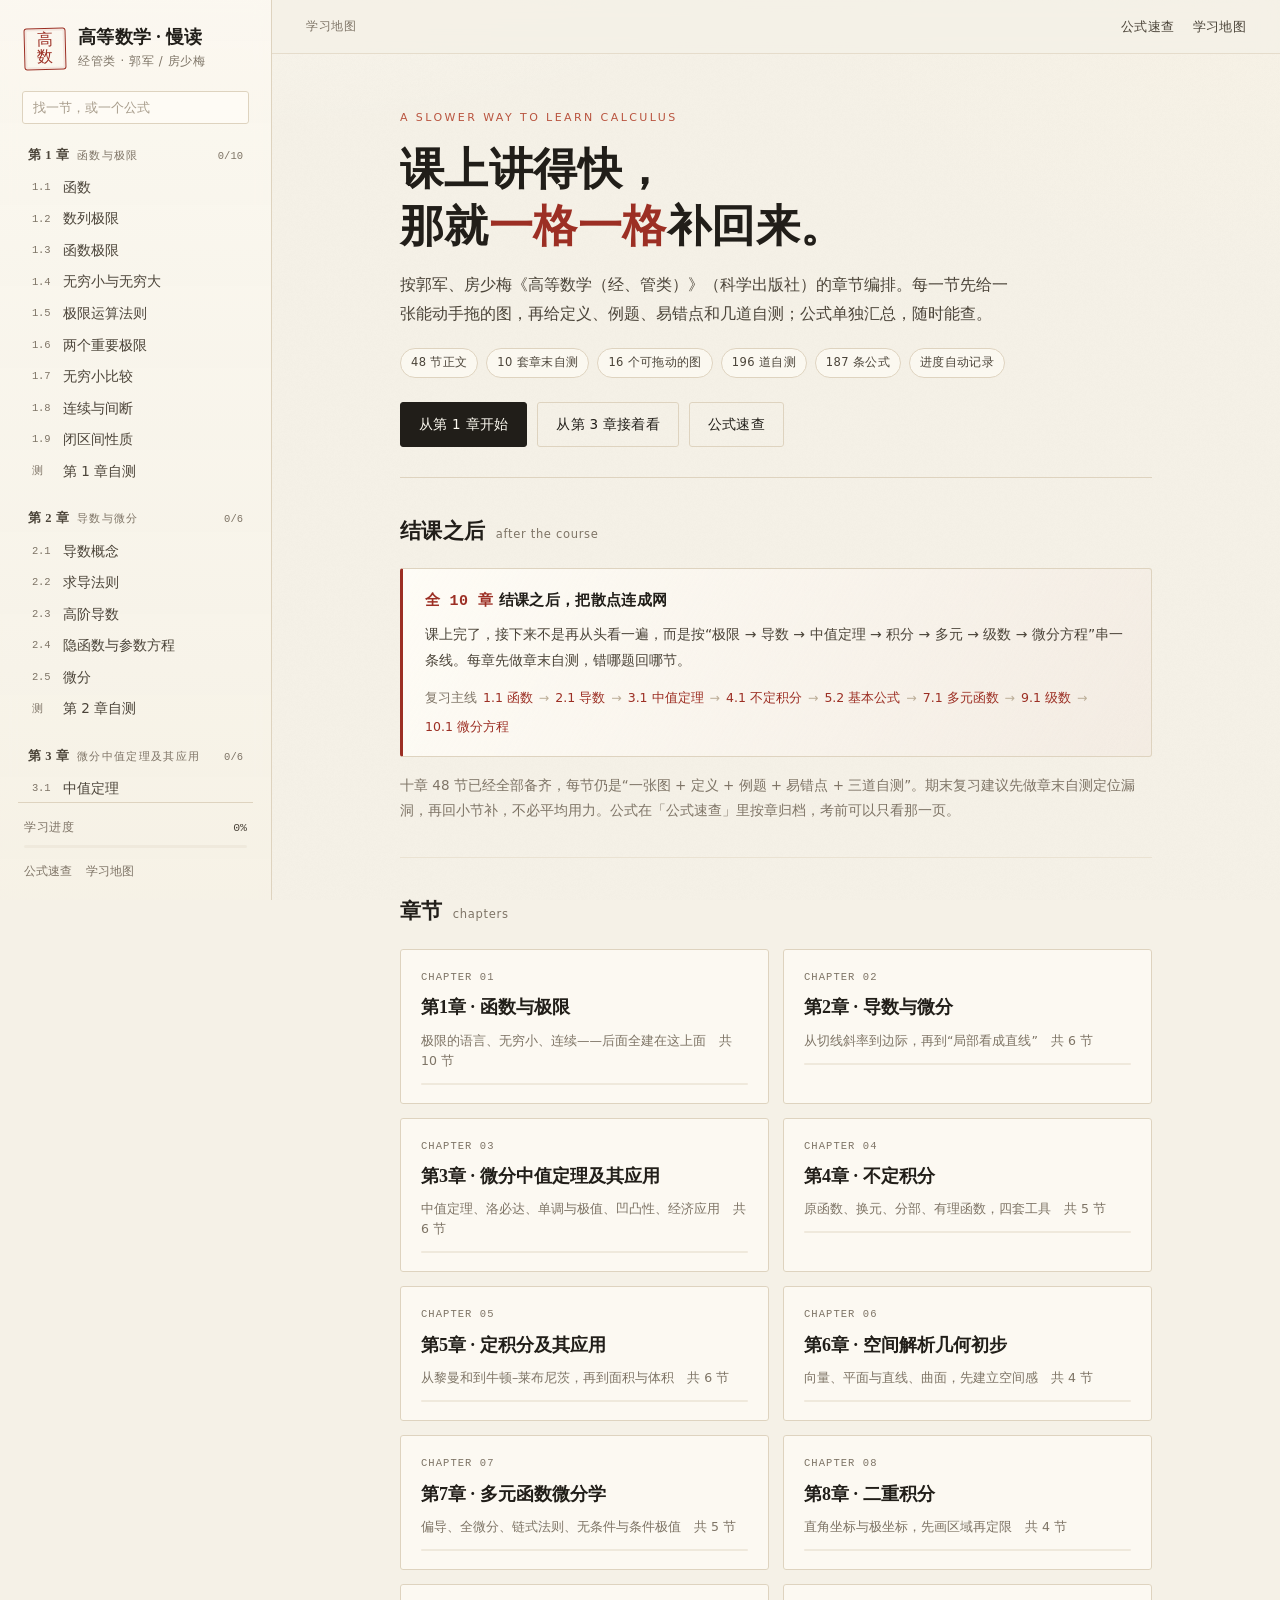
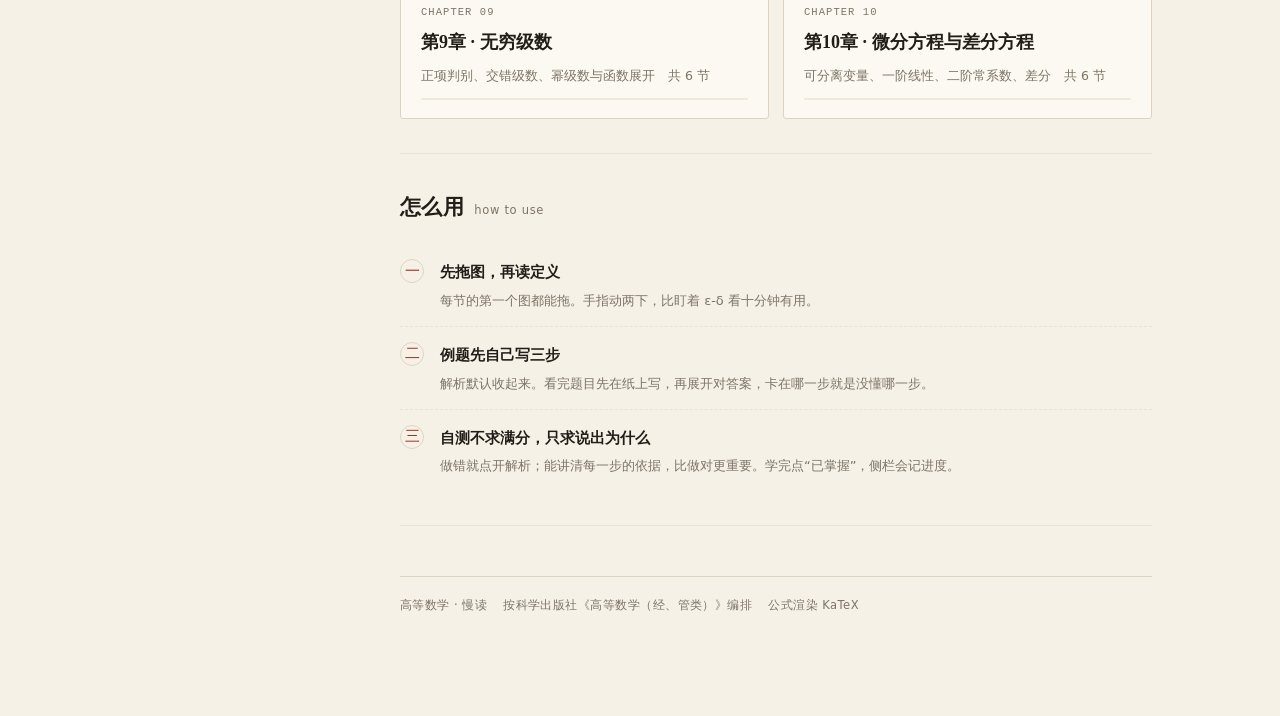
<file: math/index.html>
<!DOCTYPE html>
<html lang="zh-CN">
<head>
<meta charset="utf-8">
<meta name="viewport" content="width=device-width, initial-scale=1">
<title>高等数学 · 慢读 | 经管类</title>
<meta name="description" content="按郭军、房少梅《高等数学（经、管类）》章节编排的交互式自学站点：直观图示、例题拆解、自测与公式速查。">
<link rel="icon" href="cover/favicon.ico" sizes="any">
<link rel="icon" type="image/png" href="cover/icon-64.png" sizes="64x64">
<link rel="apple-touch-icon" href="cover/icon-256.png">
<meta name="theme-color" content="#24483e">
<link rel="stylesheet" href="assets/vendor/katex/katex.min.css">
<link rel="stylesheet" href="assets/css/style.css?v=20261123b">
</head>
<body>
<div class="shell">
  <aside class="sidebar" id="sidebar">
    <div class="brand">
      <div class="seal"><span>高</span><span>数</span></div>
      <div class="brand-text">
        <h1>高等数学 · 慢读</h1>
        <p>经管类 · 郭军 / 房少梅</p>
      </div>
    </div>

    <div class="nav-search">
      <input id="navSearch" type="search" placeholder="找一节，或一个公式" autocomplete="off">
    </div>

    <nav id="nav" class="nav"></nav>

    <div class="side-foot">
      <div class="prog-head"><span>学习进度</span><b id="progText">0%</b></div>
      <div class="prog-bar"><i id="progBar"></i></div>
      <div class="side-links">
        <a href="#/formulas">公式速查</a>
        <a href="#/home">学习地图</a>
      </div>
    </div>
  </aside>

  <div class="scrim" id="scrim"></div>

  <div class="main">
    <header class="topbar">
      <button class="menu" id="menuBtn" aria-label="打开目录">
        <svg viewBox="0 0 24 24" width="18" height="18"><path d="M4 7h16M4 12h16M4 17h16" stroke="currentColor" stroke-width="1.6" fill="none" stroke-linecap="round"/></svg>
      </button>
      <div class="crumb" id="crumb">学习地图</div>
      <div class="top-actions">
        <a class="ghost-link" href="#/formulas">公式速查</a>
        <a class="ghost-link" href="#/home">学习地图</a>
      </div>
    </header>
    <main id="view" class="view"></main>
  </div>
</div>

<script src="assets/vendor/katex/katex.min.js"></script>
<script src="assets/vendor/katex/contrib/auto-render.min.js"></script>
<script src="assets/js/data/meta.js?v=20261123b"></script>
<script src="assets/js/data/ch1a.js?v=20261123b"></script>
<script src="assets/js/data/ch1b.js?v=20261123b"></script>
<script src="assets/js/data/ch2a.js?v=20261123b"></script>
<script src="assets/js/data/ch2b.js?v=20261123b"></script>
<script src="assets/js/data/ch3.js?v=20261123b"></script>
<script src="assets/js/data/ch4.js?v=20261123b"></script>
<script src="assets/js/data/ch5.js?v=20261123b"></script>
<script src="assets/js/data/ch6.js?v=20261123b"></script>
<script src="assets/js/data/ch7.js?v=20261123b"></script>
<script src="assets/js/data/ch8.js?v=20261123b"></script>
<script src="assets/js/data/ch9.js?v=20261123b"></script>
<script src="assets/js/data/ch10.js?v=20261123b"></script>
<script src="assets/js/widgets.js?v=20261123b"></script>
<script src="assets/js/core.js?v=20261123b"></script>
</body>
</html>
</file>
<file: math/assets/css/style.css>
/* ===================================================
   高等数学 · 慢读  —  版式与配色
   纸色底、墨色字、朱砂点题
   =================================================== */

:root {
  --paper: #f5f1e7;
  --paper-2: #fbf8f0;
  --paper-3: #efe9dc;
  --ink: #211e19;
  --ink-2: #4b4439;
  --ink-3: #7e7466;
  --line: #ded3bf;
  --line-2: #eae2d2;
  --accent: #9c2f24;
  --accent-2: #b9543f;
  --accent-soft: #f1dfd8;
  --green: #2f5d50;
  --green-soft: #dfe9e3;
  --amber: #8a6420;
  --amber-soft: #f3e8cf;
  --blue: #33557a;
  --blue-soft: #e0e6ee;
  --serif: "Songti SC", "Noto Serif SC", "Source Han Serif SC", "STSong", "SimSun", serif;
  --sans: "Inter", "PingFang SC", "Hiragino Sans GB", "Microsoft YaHei", system-ui, sans-serif;
  --mono: "SF Mono", "Cascadia Mono", "JetBrains Mono", Consolas, monospace;
  --shadow-s: 0 1px 2px rgba(70, 52, 30, .05);
  --shadow-m: 0 2px 4px rgba(70, 52, 30, .05), 0 14px 30px -18px rgba(70, 52, 30, .35);
  --radius: 4px;
}

* { box-sizing: border-box; }

html, body { margin: 0; padding: 0; }

body {
  background-color: var(--paper);
  background-image:
    radial-gradient(1200px 600px at 18% -10%, #fdfaf2 0%, rgba(253, 250, 242, 0) 60%),
    radial-gradient(900px 500px at 100% 0%, #f7f2e6 0%, rgba(247, 242, 230, 0) 55%);
  color: var(--ink);
  font-family: var(--sans);
  font-size: 16px;
  line-height: 1.85;
  -webkit-font-smoothing: antialiased;
  text-rendering: optimizeLegibility;
}

body::before {
  content: "";
  position: fixed;
  inset: 0;
  pointer-events: none;
  z-index: 0;
  opacity: .5;
  background-image: url("data:image/svg+xml,%3Csvg xmlns='http://www.w3.org/2000/svg' width='160' height='160'%3E%3Cfilter id='n'%3E%3CfeTurbulence type='fractalNoise' baseFrequency='.85' numOctaves='3' stitchTiles='stitch'/%3E%3CfeColorMatrix type='saturate' values='0'/%3E%3C/filter%3E%3Crect width='160' height='160' filter='url(%23n)' opacity='.05'/%3E%3C/svg%3E");
}

::selection { background: #f0d3c8; color: #4b1109; }

a { color: var(--accent); text-decoration: none; }
a:hover { text-decoration: underline; text-underline-offset: 3px; }

/* ---------- 布局 ---------- */
.shell { position: relative; z-index: 1; }

.sidebar {
  position: fixed;
  top: 0; left: 0; bottom: 0;
  width: 272px;
  display: flex;
  flex-direction: column;
  padding: 26px 18px 18px;
  background: linear-gradient(180deg, rgba(251, 248, 240, .92), rgba(246, 241, 230, .88));
  border-right: 1px solid var(--line);
  backdrop-filter: blur(8px);
  z-index: 40;
}

.brand { display: flex; gap: 12px; align-items: center; padding: 0 6px 18px; }

.seal {
  width: 42px; height: 42px;
  flex: 0 0 42px;
  border: 1.5px solid var(--accent);
  border-radius: 3px;
  color: var(--accent);
  font-family: var(--serif);
  font-size: 16px;
  line-height: 1.05;
  display: flex;
  flex-direction: column;
  align-items: center;
  justify-content: center;
  letter-spacing: 0;
  transform: rotate(-1.5deg);
  box-shadow: inset 0 0 0 2px rgba(156, 47, 36, .08);
}

.brand-text h1 {
  font-family: var(--serif);
  font-size: 18px;
  font-weight: 600;
  letter-spacing: .02em;
  margin: 0 0 2px;
  line-height: 1.3;
}
.brand-text p { margin: 0; font-size: 11.5px; color: var(--ink-3); letter-spacing: .06em; }

.nav-search { padding: 0 4px 12px; }
.nav-search input {
  width: 100%;
  padding: 8px 10px;
  font-family: var(--sans);
  font-size: 13px;
  color: var(--ink);
  background: rgba(255, 253, 247, .8);
  border: 1px solid var(--line);
  border-radius: 3px;
  outline: none;
  transition: border-color .15s, box-shadow .15s;
}
.nav-search input:focus { border-color: var(--accent-2); box-shadow: 0 0 0 3px rgba(156, 47, 36, .08); }
.nav-search input::placeholder { color: #a89d8c; }

.nav { flex: 1; overflow-y: auto; padding: 2px 2px 12px; scrollbar-width: thin; }
.nav::-webkit-scrollbar { width: 6px; }
.nav::-webkit-scrollbar-thumb { background: #d6cab5; border-radius: 3px; }

.nav-ch { margin-bottom: 14px; }
.nav-ch-head {
  display: flex;
  align-items: baseline;
  gap: 8px;
  padding: 6px 8px 5px;
  font-size: 11px;
  color: var(--ink-3);
  letter-spacing: .12em;
}
.nav-ch-head b {
  font-family: var(--serif);
  font-size: 12.5px;
  color: var(--ink-2);
  letter-spacing: .04em;
  font-weight: 600;
}
.nav-ch-head .cnt { margin-left: auto; font-family: var(--mono); font-size: 10.5px; letter-spacing: 0; }

.nav-item {
  display: flex;
  align-items: center;
  gap: 9px;
  padding: 6px 9px 6px 10px;
  border-radius: 3px;
  color: var(--ink-2);
  font-size: 13.5px;
  line-height: 1.45;
  border-left: 2px solid transparent;
  transition: background .12s, color .12s;
}
.nav-item:hover { background: rgba(222, 211, 191, .32); text-decoration: none; color: var(--ink); }
.nav-item.active {
  background: rgba(241, 223, 216, .55);
  border-left-color: var(--accent);
  color: var(--accent);
  font-weight: 500;
}
.nav-item .ni-no {
  font-family: var(--mono);
  font-size: 10.5px;
  color: var(--ink-3);
  width: 22px;
  flex: 0 0 22px;
  letter-spacing: -.02em;
}
.nav-item.active .ni-no { color: var(--accent-2); }
.nav-item .ni-t { flex: 1; white-space: nowrap; overflow: hidden; text-overflow: ellipsis; }
.nav-item .dot {
  width: 5px; height: 5px;
  border-radius: 50%;
  background: transparent;
  flex: 0 0 5px;
}
.nav-item .dot.done { background: var(--green); }
.nav-item .dot.fuzzy { background: #c99a3e; }
.nav-item.locked { opacity: .5; cursor: default; }
.nav-item.locked:hover { background: none; }

.nav-empty { padding: 18px 10px; color: var(--ink-3); font-size: 13px; }

.side-foot { border-top: 1px solid var(--line); padding: 14px 6px 0; }
.prog-head { display: flex; justify-content: space-between; font-size: 11.5px; color: var(--ink-3); letter-spacing: .06em; margin-bottom: 7px; }
.prog-head b { font-family: var(--mono); font-weight: 500; color: var(--ink-2); letter-spacing: 0; }
.prog-bar { height: 3px; background: var(--paper-3); border-radius: 2px; overflow: hidden; }
.prog-bar i { display: block; height: 100%; width: 0; background: linear-gradient(90deg, var(--accent-2), var(--accent)); transition: width .4s ease; }
.side-links { display: flex; gap: 14px; margin-top: 12px; font-size: 12px; }
.side-links a { color: var(--ink-3); }
.side-links a:hover { color: var(--accent); text-decoration: none; }

/* ---------- 顶栏 ---------- */
.main { margin-left: 272px; min-height: 100vh; }

.topbar {
  position: sticky;
  top: 0;
  z-index: 30;
  display: flex;
  align-items: center;
  gap: 14px;
  height: 54px;
  padding: 0 34px;
  background: rgba(245, 241, 231, .82);
  backdrop-filter: blur(10px);
  border-bottom: 1px solid rgba(222, 211, 191, .7);
}
.crumb {
  min-width: 0;
  font-size: 12px;
  color: var(--ink-3);
  letter-spacing: .05em;
  white-space: nowrap;
  overflow: hidden;
  text-overflow: ellipsis;
}
.top-actions { margin-left: auto; display: flex; gap: 18px; }
.ghost-link { font-size: 12.5px; color: var(--ink-2); letter-spacing: .03em; }
.ghost-link:hover { color: var(--accent); text-decoration: none; }
.menu {
  display: none;
  width: 32px; height: 32px;
  align-items: center; justify-content: center;
  background: none;
  border: 1px solid var(--line);
  border-radius: 3px;
  color: var(--ink-2);
  cursor: pointer;
}

.view { max-width: 820px; margin: 0 auto; padding: 46px 34px 100px; }

/* ---------- 首页 ---------- */
.hero { padding: 8px 0 30px; border-bottom: 1px solid var(--line); }
.overline {
  font-size: 11px;
  letter-spacing: .22em;
  color: var(--accent-2);
  text-transform: uppercase;
  margin-bottom: 14px;
}
.hero h1 {
  font-family: var(--serif);
  font-size: 44px;
  line-height: 1.28;
  font-weight: 600;
  letter-spacing: .01em;
  margin: 0 0 16px;
}
.hero h1 em { font-style: normal; color: var(--accent); }
.hero .lede { font-size: 15.5px; color: var(--ink-2); max-width: 620px; margin: 0 0 20px; }
.chips { display: flex; flex-wrap: wrap; gap: 8px; margin-bottom: 24px; }
.chip {
  font-size: 11.5px;
  color: var(--ink-2);
  border: 1px solid var(--line);
  background: rgba(255, 253, 247, .6);
  padding: 3px 10px;
  border-radius: 100px;
  letter-spacing: .03em;
}
.hero-actions { display: flex; flex-wrap: wrap; gap: 10px; }

.btn {
  display: inline-flex;
  align-items: center;
  gap: 7px;
  padding: 9px 18px;
  font-size: 13.5px;
  font-family: var(--sans);
  border-radius: 3px;
  border: 1px solid var(--ink);
  background: var(--ink);
  color: #fdfaf1;
  cursor: pointer;
  transition: transform .12s, box-shadow .12s, background .12s;
  letter-spacing: .02em;
}
.btn:hover { text-decoration: none; transform: translateY(-1px); box-shadow: var(--shadow-m); color: #fdfaf1; }
.btn.ghost { background: transparent; color: var(--ink); border-color: var(--line); }
.btn.ghost:hover { border-color: var(--ink-3); color: var(--ink); }
.btn.small { padding: 5px 12px; font-size: 12.5px; }

section.block { padding: 34px 0; border-bottom: 1px solid var(--line-2); }
section.block:last-child { border-bottom: none; }
.block-title {
  display: flex;
  align-items: baseline;
  gap: 10px;
  margin-bottom: 18px;
}
.block-title h2 {
  font-family: var(--serif);
  font-size: 21px;
  font-weight: 600;
  margin: 0;
  letter-spacing: .02em;
}
.block-title span { font-size: 11.5px; color: var(--ink-3); letter-spacing: .06em; }

.where {
  border: 1px solid var(--line);
  border-left: 3px solid var(--accent);
  background: linear-gradient(120deg, rgba(255, 253, 247, .9), rgba(241, 223, 216, .25));
  padding: 18px 22px;
  border-radius: 3px;
}
.where h3 { margin: 0 0 6px; font-size: 15px; font-weight: 600; letter-spacing: .02em; }
.where h3 b { font-family: var(--mono); color: var(--accent); font-weight: 600; margin-right: 6px; }
.where p { margin: 0; font-size: 14px; color: var(--ink-2); }
.where .path { margin-top: 12px; display: flex; flex-wrap: wrap; gap: 6px; align-items: center; font-size: 12.5px; color: var(--ink-3); }
.where .path a { color: var(--accent); }
.where .path i { font-style: normal; color: #bcae99; }

.ch-cards { display: grid; grid-template-columns: 1fr 1fr; gap: 14px; }
.ch-card {
  display: block;
  padding: 18px 20px;
  border: 1px solid var(--line);
  background: rgba(255, 253, 247, .65);
  border-radius: 3px;
  color: var(--ink);
  transition: border-color .15s, transform .15s, box-shadow .15s;
}
.ch-card:hover { text-decoration: none; border-color: #c9b99f; transform: translateY(-2px); box-shadow: var(--shadow-m); }
.ch-card .cc-no { font-family: var(--mono); font-size: 10.5px; color: var(--ink-3); letter-spacing: .1em; }
.ch-card h4 { font-family: var(--serif); font-size: 18px; margin: 4px 0 6px; font-weight: 600; }
.ch-card p { margin: 0 0 12px; font-size: 12.5px; color: var(--ink-3); line-height: 1.6; }
.cc-bar { height: 2px; background: var(--paper-3); border-radius: 2px; overflow: hidden; }
.cc-bar i { display: block; height: 100%; background: var(--accent-2); }

.plan { list-style: none; padding: 0; margin: 0; }
.plan li {
  display: grid;
  grid-template-columns: 26px 1fr;
  gap: 14px;
  padding: 13px 0;
  border-bottom: 1px dashed var(--line-2);
}
.plan li:last-child { border-bottom: none; }
.plan .n {
  font-family: var(--serif);
  font-size: 15px;
  color: var(--accent);
  border: 1px solid var(--line);
  width: 24px; height: 24px;
  border-radius: 50%;
  display: flex; align-items: center; justify-content: center;
  margin-top: 2px;
}
.plan b { font-size: 14.5px; font-weight: 600; }
.plan p { margin: 2px 0 0; font-size: 13px; color: var(--ink-3); }

/* ---------- 文章 ---------- */
.sec-head { padding-bottom: 22px; border-bottom: 1px solid var(--line); margin-bottom: 26px; }
.sec-head h1 {
  font-family: var(--serif);
  font-size: 34px;
  line-height: 1.35;
  font-weight: 600;
  margin: 8px 0 10px;
  letter-spacing: .01em;
}
.sec-head h1 .no {
  font-family: var(--mono);
  font-size: 18px;
  color: var(--accent);
  font-weight: 400;
  margin-right: 10px;
  letter-spacing: 0;
  vertical-align: 2px;
}
.tagline { margin: 0; color: var(--ink-2); font-size: 15px; }
.meta-row { display: flex; flex-wrap: wrap; gap: 16px; margin-top: 14px; font-size: 11.5px; color: var(--ink-3); letter-spacing: .04em; }
.meta-row .state { color: var(--green); }

.goals {
  border: 1px solid var(--line);
  background: rgba(255, 253, 247, .6);
  padding: 16px 20px 14px;
  margin-bottom: 30px;
  border-radius: 3px;
}
.goals > b { font-size: 12px; letter-spacing: .1em; color: var(--ink-3); font-weight: 500; }
.goals ul { margin: 8px 0 0; padding-left: 18px; }
.goals li { font-size: 13.5px; color: var(--ink-2); margin: 3px 0; }

.article h2 {
  font-family: var(--serif);
  font-size: 23px;
  font-weight: 600;
  margin: 42px 0 14px;
  letter-spacing: .02em;
  position: relative;
  padding-left: 13px;
}
.article h2::before {
  content: "";
  position: absolute;
  left: 0; top: .32em;
  width: 3px; height: .95em;
  background: var(--accent);
  border-radius: 1px;
}
.article h3 {
  font-family: var(--serif);
  font-size: 17.5px;
  font-weight: 600;
  margin: 30px 0 10px;
  color: var(--ink);
  letter-spacing: .02em;
}
.article p { margin: 0 0 14px; }
.article strong { font-weight: 600; color: #1b1813; }
.article ul, .article ol { padding-left: 22px; margin: 0 0 16px; }
.article li { margin: 5px 0; }
.article hr { border: none; border-top: 1px dashed var(--line); margin: 30px 0; }

.lead {
  font-family: var(--serif);
  font-size: 17px;
  line-height: 1.9;
  color: #332d25;
  padding-left: 16px;
  border-left: 2px solid var(--accent);
  margin: 0 0 26px;
}

/* 提示块 */
.callout {
  position: relative;
  margin: 20px 0;
  padding: 14px 18px 13px;
  border-radius: 3px;
  font-size: 14.5px;
  line-height: 1.8;
}
.callout p:last-child { margin-bottom: 0; }
.callout .tag {
  display: inline-block;
  font-size: 10.5px;
  letter-spacing: .12em;
  padding: 1px 7px;
  border-radius: 2px;
  margin-right: 8px;
  vertical-align: 1px;
  font-weight: 500;
}
.callout-idea { background: rgba(223, 233, 227, .55); border-left: 2px solid var(--green); }
.callout-idea .tag { background: var(--green); color: #f4faf6; }
.callout-def { background: rgba(255, 253, 247, .75); border: 1px solid var(--line); border-left: 2px solid var(--ink); }
.callout-def .tag { background: var(--ink); color: #f7f2e7; }
.callout-warn { background: rgba(241, 223, 216, .5); border-left: 2px solid var(--accent); }
.callout-warn .tag { background: var(--accent); color: #fdf6f2; }
.callout-tip { background: rgba(243, 232, 207, .55); border-left: 2px solid var(--amber); }
.callout-tip .tag { background: var(--amber); color: #fdf8ec; }
.callout-note { background: rgba(224, 230, 238, .45); border-left: 2px solid var(--blue); }
.callout-note .tag { background: var(--blue); color: #f5f8fb; }

/* 公式 */
.katex { font-size: 1.05em; }
.katex-display { margin: 18px 0 !important; overflow-x: auto; overflow-y: hidden; padding-bottom: 2px; }
.formula-block {
  margin: 18px 0;
  padding: 6px 18px;
  background: rgba(255, 253, 247, .7);
  border: 1px solid var(--line-2);
  border-radius: 3px;
  overflow-x: auto;
}
.formula-block .katex-display { margin: 14px 0 !important; }
.formula-inline { background: rgba(222, 211, 191, .25); padding: 1px 4px; border-radius: 2px; }

/* 例题 */
.example {
  margin: 26px 0;
  border: 1px solid var(--line);
  border-radius: 3px;
  background: rgba(255, 253, 247, .55);
  padding: 18px 22px 16px;
}
.example .ex-head {
  display: flex;
  align-items: baseline;
  gap: 9px;
  margin-bottom: 8px;
}
.example .ex-no {
  font-family: var(--mono);
  font-size: 10.5px;
  letter-spacing: .1em;
  color: var(--accent);
  border: 1px solid var(--accent-soft);
  background: rgba(241, 223, 216, .4);
  padding: 1px 6px;
  border-radius: 2px;
}
.example .ex-title { font-size: 12px; color: var(--ink-3); letter-spacing: .05em; }
.example .q { font-size: 14.8px; margin-bottom: 10px; }
.example .q p:last-child { margin-bottom: 0; }

details.sol { border-top: 1px dashed var(--line-2); padding-top: 9px; margin-top: 4px; }
details.sol summary {
  cursor: pointer;
  font-size: 12.5px;
  color: var(--accent);
  letter-spacing: .06em;
  list-style: none;
  display: flex;
  align-items: center;
  gap: 7px;
  user-select: none;
}
details.sol summary::-webkit-details-marker { display: none; }
details.sol summary::before {
  content: "+";
  font-family: var(--mono);
  font-size: 14px;
  line-height: 1;
  color: var(--accent);
  transition: transform .18s;
}
details.sol[open] summary::before { content: "−"; }
details.sol .sol-body { padding-top: 10px; font-size: 14.5px; color: var(--ink-2); }
details.sol .sol-body > :first-child { margin-top: 0; }
details.sol .sol-body > :last-child { margin-bottom: 0; }

/* 习题 */
.quiz-set { margin: 18px 0 6px; }
.quiz-item {
  border: 1px solid var(--line);
  border-radius: 3px;
  padding: 15px 18px 12px;
  margin-bottom: 12px;
  background: rgba(255, 253, 247, .45);
}
.quiz-item .q { font-size: 14.6px; }
.quiz-item .q p:last-child { margin-bottom: 0; }
.quiz-item .q-no {
  font-family: var(--mono);
  font-size: 11px;
  color: var(--ink-3);
  margin-right: 7px;
}
.quiz-item details.sol { border-top: 1px dashed var(--line-2); margin-top: 10px; }

/* 公式卡 */
.sec-formulas { margin-top: 44px; padding-top: 24px; border-top: 1px solid var(--line); }
.sec-formulas h2 { font-family: var(--serif); font-size: 19px; margin: 0 0 14px; font-weight: 600; }
.fgrid { display: grid; grid-template-columns: 1fr; gap: 10px; }
.fcard {
  border: 1px solid var(--line-2);
  background: rgba(255, 253, 247, .7);
  border-radius: 3px;
  padding: 10px 14px;
  overflow-x: auto;
}
.fcard .fname { font-size: 10.5px; letter-spacing: .08em; color: var(--ink-3); margin-bottom: 2px; }
.fcard .katex-display { margin: 8px 0 !important; font-size: .96em; }
.fcard p { font-size: 12.5px; color: var(--ink-3); margin: 4px 0 0; }

/* 本节操作 */
.sec-actions {
  margin-top: 38px;
  padding: 18px 20px;
  border: 1px solid var(--line);
  background: rgba(255, 253, 247, .5);
  border-radius: 3px;
  display: flex;
  flex-wrap: wrap;
  align-items: center;
  gap: 10px;
}
.sec-actions .ask { font-size: 13px; color: var(--ink-2); margin-right: auto; }
.st-btn {
  font-family: var(--sans);
  font-size: 12.5px;
  padding: 6px 14px;
  border-radius: 3px;
  border: 1px solid var(--line);
  background: transparent;
  color: var(--ink-2);
  cursor: pointer;
  transition: all .15s;
}
.st-btn:hover { border-color: var(--ink-3); }
.st-btn.on[data-state="done"] { background: var(--green); border-color: var(--green); color: #f3faf6; }
.st-btn.on[data-state="fuzzy"] { background: #c99a3e; border-color: #c99a3e; color: #fffaf0; }

.pager { display: grid; grid-template-columns: 1fr 1fr; gap: 12px; margin-top: 22px; }
.pager a {
  border: 1px solid var(--line);
  border-radius: 3px;
  padding: 12px 16px;
  color: var(--ink);
  background: rgba(255, 253, 247, .4);
  transition: border-color .15s, background .15s;
}
.pager a:hover { border-color: #cbbca4; background: rgba(255, 253, 247, .85); text-decoration: none; }
.pager a.next { text-align: right; }
.pager span { display: block; font-size: 10.5px; color: var(--ink-3); letter-spacing: .12em; margin-bottom: 3px; }
.pager b { font-family: var(--serif); font-size: 14.5px; font-weight: 600; }

/* 图表组件 */
.widget {
  margin: 26px 0;
  border: 1px solid var(--line);
  border-radius: 3px;
  background: rgba(255, 253, 247, .66);
  padding: 14px 16px 12px;
  box-shadow: var(--shadow-s);
}
.widget .w-head {
  display: flex;
  align-items: baseline;
  gap: 9px;
  margin-bottom: 8px;
}
.widget .w-head b { font-size: 12px; letter-spacing: .08em; color: var(--ink-2); font-weight: 600; }
.widget .w-head span { font-size: 11.5px; color: var(--ink-3); }
.canvas-wrap { position: relative; width: 100%; }
.canvas-wrap canvas { display: block; width: 100%; border-radius: 2px; background: #fdfbf5; }
.w-controls { display: flex; flex-wrap: wrap; gap: 14px 22px; margin-top: 10px; align-items: center; }
.w-ctl { display: flex; align-items: center; gap: 8px; font-size: 12px; color: var(--ink-2); }
.w-ctl label { white-space: nowrap; letter-spacing: .03em; }
.w-ctl output {
  font-family: var(--mono);
  font-size: 11.5px;
  color: var(--accent);
  min-width: 42px;
  text-align: right;
}
input[type="range"] {
  -webkit-appearance: none;
  appearance: none;
  width: 116px;
  height: 3px;
  background: #d9cdb8;
  border-radius: 2px;
  outline: none;
}
input[type="range"]::-webkit-slider-thumb {
  -webkit-appearance: none;
  width: 13px; height: 13px;
  border-radius: 50%;
  background: var(--accent);
  border: 2px solid #fdfaf2;
  box-shadow: 0 1px 3px rgba(80, 50, 30, .3);
  cursor: pointer;
}
input[type="range"]::-moz-range-thumb {
  width: 11px; height: 11px; border-radius: 50%;
  background: var(--accent); border: 2px solid #fdfaf2; cursor: pointer;
}
.w-readout { margin-top: 8px; font-family: var(--mono); font-size: 11.5px; color: var(--ink-3); line-height: 1.7; }
.w-readout b { color: var(--accent); font-weight: 500; }
.w-readout .g { color: var(--green); }
.w-sub {
  margin: 16px 0 2px;
  padding-top: 12px;
  border-top: 1px dashed var(--line-2);
  font-size: 12px;
  color: var(--ink-2);
  letter-spacing: .05em;
}
.w-legend { display: flex; flex-wrap: wrap; gap: 6px 14px; margin: 8px 0 2px; font-size: 11.5px; color: var(--ink-2); }
.w-legend span { display: inline-flex; align-items: center; gap: 6px; }
.w-legend i { display: inline-block; width: 18px; height: 0; border-top: 2px solid #999; }
.seg { display: inline-flex; border: 1px solid var(--line); border-radius: 3px; overflow: hidden; }
.seg button {
  font-size: 11.5px;
  padding: 4px 9px;
  background: transparent;
  border: none;
  border-right: 1px solid var(--line);
  color: var(--ink-2);
  cursor: pointer;
  font-family: var(--sans);
}
.seg button:last-child { border-right: none; }
.seg button.on { background: var(--ink); color: #f8f3e7; }

/* 公式速查页 */
.f-page-head { margin-bottom: 22px; }
.f-page-head h1 { font-family: var(--serif); font-size: 32px; margin: 0 0 8px; font-weight: 600; }
.f-page-head p { color: var(--ink-2); font-size: 14px; margin: 0; }
.f-search { margin: 20px 0 14px; }
.f-search input {
  width: 100%;
  padding: 11px 14px;
  font-size: 14px;
  font-family: var(--sans);
  border: 1px solid var(--line);
  border-radius: 3px;
  background: rgba(255, 253, 247, .8);
  outline: none;
}
.f-search input:focus { border-color: var(--accent-2); box-shadow: 0 0 0 3px rgba(156, 47, 36, .07); }
.f-filters { display: flex; gap: 8px; flex-wrap: wrap; margin-bottom: 22px; }
.f-filter {
  font-size: 12px;
  padding: 4px 12px;
  border: 1px solid var(--line);
  border-radius: 100px;
  background: transparent;
  color: var(--ink-2);
  cursor: pointer;
}
.f-filter.on { background: var(--accent); border-color: var(--accent); color: #fdf7f2; }
.f-group { margin-bottom: 26px; }
.f-group h3 {
  font-family: var(--serif);
  font-size: 15px;
  margin: 0 0 10px;
  color: var(--ink-2);
  font-weight: 600;
}
.f-group h3 a { color: var(--ink-2); }
.f-group h3 a:hover { color: var(--accent); text-decoration: none; }
.f-group .fgrid { grid-template-columns: 1fr; }
.f-none { color: var(--ink-3); font-size: 13.5px; padding: 20px 0; }

/* 页脚 */
.foot {
  margin-top: 50px;
  padding-top: 18px;
  border-top: 1px solid var(--line);
  font-size: 11.5px;
  color: var(--ink-3);
  letter-spacing: .04em;
  display: flex;
  flex-wrap: wrap;
  gap: 8px 16px;
}

/* 遮罩 */
.scrim { display: none; }

@media (max-width: 980px) {
  .sidebar { transform: translateX(-100%); transition: transform .25s ease; width: 286px; box-shadow: 0 0 40px rgba(50, 35, 20, .18); }
  .sidebar.open { transform: translateX(0); }
  .main { margin-left: 0; }
  .menu { display: inline-flex; }
  .topbar { padding: 0 16px; }
  .view { padding: 30px 18px 80px; }
  .hero h1 { font-size: 32px; }
  .ch-cards { grid-template-columns: 1fr; }
  .fgrid, .f-group .fgrid { grid-template-columns: 1fr; }
  .scrim.show {
    display: block;
    position: fixed;
    inset: 0;
    background: rgba(35, 25, 15, .3);
    z-index: 35;
    backdrop-filter: blur(2px);
  }
  .top-actions { display: none; }
  .pager { grid-template-columns: 1fr; }
  .sec-head h1 { font-size: 27px; }
}

@media print {
  .sidebar, .topbar, .sec-actions, .pager, .foot { display: none; }
  .main { margin: 0; }
  body { background: #fff; }
}
</file>
